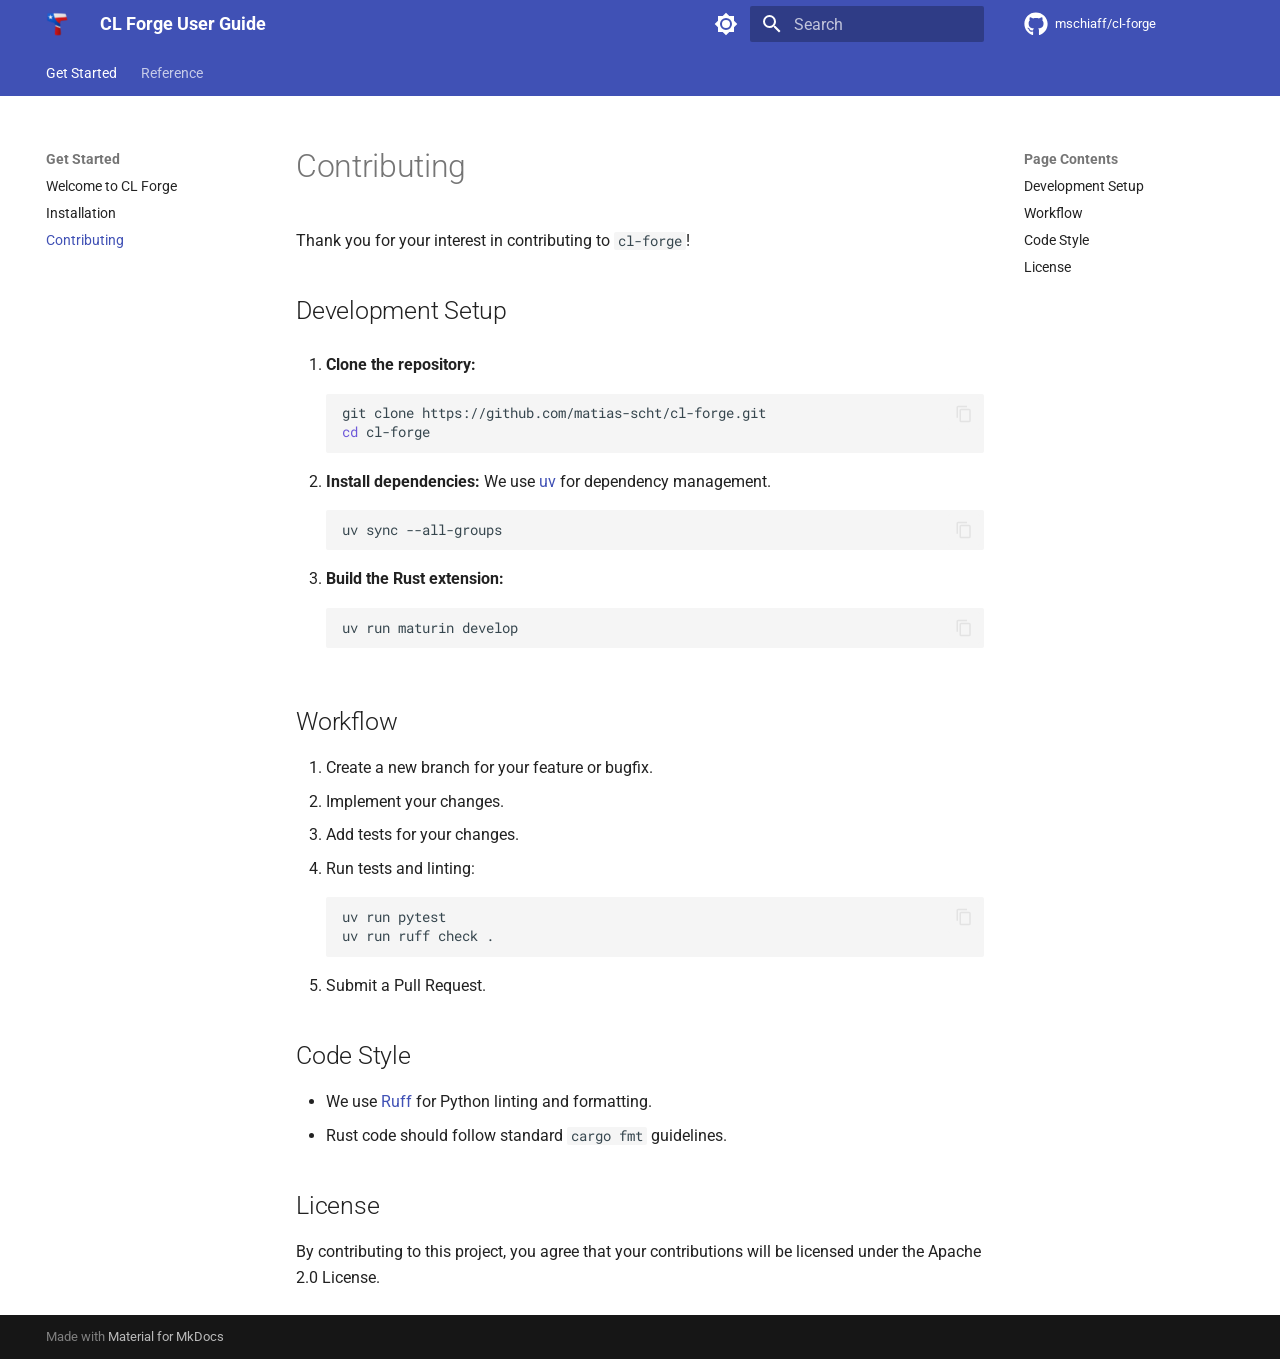
<file: contributing/index.html>
<!doctype html>
<html lang="en" class="no-js">
  <head>
    
      <meta charset="utf-8">
      <meta name="viewport" content="width=device-width,initial-scale=1">
      
        <meta name="description" content="Simple yet powerful Chilean tools written in Rust and Python">
      
      
      
        <link rel="canonical" href="https://mschiaff.github.io/cl-forge/contributing/">
      
      
        <link rel="prev" href="../install/">
      
      
        <link rel="next" href="../api/CmfClient/">
      
      
        
      
      
      <link rel="icon" href="../assets/images/favicon.png">
      <meta name="generator" content="mkdocs-1.6.1, mkdocs-material-9.7.1">
    
    
      
        <title>Contributing - CL Forge User Guide</title>
      
    
    
      <link rel="stylesheet" href="../assets/stylesheets/main.484c7ddc.min.css">
      
        
        <link rel="stylesheet" href="../assets/stylesheets/palette.ab4e12ef.min.css">
      
      


    
    
      
    
    
      
        
        
        <link rel="preconnect" href="https://fonts.gstatic.com" crossorigin>
        <link rel="stylesheet" href="https://fonts.googleapis.com/css?family=Roboto:300,300i,400,400i,700,700i%7CRoboto+Mono:400,400i,700,700i&display=fallback">
        <style>:root{--md-text-font:"Roboto";--md-code-font:"Roboto Mono"}</style>
      
    
    
      <link rel="stylesheet" href="../assets/_mkdocstrings.css">
    
      <link rel="stylesheet" href="../extra/tweaks.css">
    
    <script>__md_scope=new URL("..",location),__md_hash=e=>[...e].reduce(((e,_)=>(e<<5)-e+_.charCodeAt(0)),0),__md_get=(e,_=localStorage,t=__md_scope)=>JSON.parse(_.getItem(t.pathname+"."+e)),__md_set=(e,_,t=localStorage,a=__md_scope)=>{try{t.setItem(a.pathname+"."+e,JSON.stringify(_))}catch(e){}}</script>
    
      

    
    
  </head>
  
  
    
    
      
    
    
    
    
    <body dir="ltr" data-md-color-scheme="default" data-md-color-primary="custom" data-md-color-accent="indigo">
  
    
    <input class="md-toggle" data-md-toggle="drawer" type="checkbox" id="__drawer" autocomplete="off">
    <input class="md-toggle" data-md-toggle="search" type="checkbox" id="__search" autocomplete="off">
    <label class="md-overlay" for="__drawer"></label>
    <div data-md-component="skip">
      
        
        <a href="#development-setup" class="md-skip">
          Skip to content
        </a>
      
    </div>
    <div data-md-component="announce">
      
    </div>
    
    
      

<header class="md-header" data-md-component="header">
  <nav class="md-header__inner md-grid" aria-label="Header">
    <a href=".." title="CL Forge User Guide" class="md-header__button md-logo" aria-label="CL Forge User Guide" data-md-component="logo">
      
  <img src="../assets/logo.png" alt="logo">

    </a>
    <label class="md-header__button md-icon" for="__drawer">
      
      <svg xmlns="http://www.w3.org/2000/svg" viewBox="0 0 24 24"><path d="M3 6h18v2H3zm0 5h18v2H3zm0 5h18v2H3z"/></svg>
    </label>
    <div class="md-header__title" data-md-component="header-title">
      <div class="md-header__ellipsis">
        <div class="md-header__topic">
          <span class="md-ellipsis">
            CL Forge User Guide
          </span>
        </div>
        <div class="md-header__topic" data-md-component="header-topic">
          <span class="md-ellipsis">
            
              Contributing
            
          </span>
        </div>
      </div>
    </div>
    
      
        <form class="md-header__option" data-md-component="palette">
  
    
    
    
    <input class="md-option" data-md-color-media="(prefers-color-scheme: light)" data-md-color-scheme="default" data-md-color-primary="custom" data-md-color-accent="indigo"  aria-label="Switch to dark mode"  type="radio" name="__palette" id="__palette_0">
    
      <label class="md-header__button md-icon" title="Switch to dark mode" for="__palette_1" hidden>
        <svg xmlns="http://www.w3.org/2000/svg" viewBox="0 0 24 24"><path d="M12 8a4 4 0 0 0-4 4 4 4 0 0 0 4 4 4 4 0 0 0 4-4 4 4 0 0 0-4-4m0 10a6 6 0 0 1-6-6 6 6 0 0 1 6-6 6 6 0 0 1 6 6 6 6 0 0 1-6 6m8-9.31V4h-4.69L12 .69 8.69 4H4v4.69L.69 12 4 15.31V20h4.69L12 23.31 15.31 20H20v-4.69L23.31 12z"/></svg>
      </label>
    
  
    
    
    
    <input class="md-option" data-md-color-media="(prefers-color-scheme: dark)" data-md-color-scheme="slate" data-md-color-primary="custom" data-md-color-accent="indigo"  aria-label="Switch to light mode"  type="radio" name="__palette" id="__palette_1">
    
      <label class="md-header__button md-icon" title="Switch to light mode" for="__palette_0" hidden>
        <svg xmlns="http://www.w3.org/2000/svg" viewBox="0 0 24 24"><path d="M12 18c-.89 0-1.74-.2-2.5-.55C11.56 16.5 13 14.42 13 12s-1.44-4.5-3.5-5.45C10.26 6.2 11.11 6 12 6a6 6 0 0 1 6 6 6 6 0 0 1-6 6m8-9.31V4h-4.69L12 .69 8.69 4H4v4.69L.69 12 4 15.31V20h4.69L12 23.31 15.31 20H20v-4.69L23.31 12z"/></svg>
      </label>
    
  
</form>
      
    
    
      <script>var palette=__md_get("__palette");if(palette&&palette.color){if("(prefers-color-scheme)"===palette.color.media){var media=matchMedia("(prefers-color-scheme: light)"),input=document.querySelector(media.matches?"[data-md-color-media='(prefers-color-scheme: light)']":"[data-md-color-media='(prefers-color-scheme: dark)']");palette.color.media=input.getAttribute("data-md-color-media"),palette.color.scheme=input.getAttribute("data-md-color-scheme"),palette.color.primary=input.getAttribute("data-md-color-primary"),palette.color.accent=input.getAttribute("data-md-color-accent")}for(var[key,value]of Object.entries(palette.color))document.body.setAttribute("data-md-color-"+key,value)}</script>
    
    
    
      
      
        <label class="md-header__button md-icon" for="__search">
          
          <svg xmlns="http://www.w3.org/2000/svg" viewBox="0 0 24 24"><path d="M9.5 3A6.5 6.5 0 0 1 16 9.5c0 1.61-.59 3.09-1.56 4.23l.27.27h.79l5 5-1.5 1.5-5-5v-.79l-.27-.27A6.52 6.52 0 0 1 9.5 16 6.5 6.5 0 0 1 3 9.5 6.5 6.5 0 0 1 9.5 3m0 2C7 5 5 7 5 9.5S7 14 9.5 14 14 12 14 9.5 12 5 9.5 5"/></svg>
        </label>
        <div class="md-search" data-md-component="search" role="dialog">
  <label class="md-search__overlay" for="__search"></label>
  <div class="md-search__inner" role="search">
    <form class="md-search__form" name="search">
      <input type="text" class="md-search__input" name="query" aria-label="Search" placeholder="Search" autocapitalize="off" autocorrect="off" autocomplete="off" spellcheck="false" data-md-component="search-query" required>
      <label class="md-search__icon md-icon" for="__search">
        
        <svg xmlns="http://www.w3.org/2000/svg" viewBox="0 0 24 24"><path d="M9.5 3A6.5 6.5 0 0 1 16 9.5c0 1.61-.59 3.09-1.56 4.23l.27.27h.79l5 5-1.5 1.5-5-5v-.79l-.27-.27A6.52 6.52 0 0 1 9.5 16 6.5 6.5 0 0 1 3 9.5 6.5 6.5 0 0 1 9.5 3m0 2C7 5 5 7 5 9.5S7 14 9.5 14 14 12 14 9.5 12 5 9.5 5"/></svg>
        
        <svg xmlns="http://www.w3.org/2000/svg" viewBox="0 0 24 24"><path d="M20 11v2H8l5.5 5.5-1.42 1.42L4.16 12l7.92-7.92L13.5 5.5 8 11z"/></svg>
      </label>
      <nav class="md-search__options" aria-label="Search">
        
        <button type="reset" class="md-search__icon md-icon" title="Clear" aria-label="Clear" tabindex="-1">
          
          <svg xmlns="http://www.w3.org/2000/svg" viewBox="0 0 24 24"><path d="M19 6.41 17.59 5 12 10.59 6.41 5 5 6.41 10.59 12 5 17.59 6.41 19 12 13.41 17.59 19 19 17.59 13.41 12z"/></svg>
        </button>
      </nav>
      
        <div class="md-search__suggest" data-md-component="search-suggest"></div>
      
    </form>
    <div class="md-search__output">
      <div class="md-search__scrollwrap" tabindex="0" data-md-scrollfix>
        <div class="md-search-result" data-md-component="search-result">
          <div class="md-search-result__meta">
            Initializing search
          </div>
          <ol class="md-search-result__list" role="presentation"></ol>
        </div>
      </div>
    </div>
  </div>
</div>
      
    
    
      <div class="md-header__source">
        <a href="https://github.com/mschiaff/cl-forge" title="Go to repository" class="md-source" data-md-component="source">
  <div class="md-source__icon md-icon">
    
    <svg xmlns="http://www.w3.org/2000/svg" viewBox="0 0 512 512"><!--! Font Awesome Free 7.1.0 by @fontawesome - https://fontawesome.com License - https://fontawesome.com/license/free (Icons: CC BY 4.0, Fonts: SIL OFL 1.1, Code: MIT License) Copyright 2025 Fonticons, Inc.--><path d="M173.9 397.4c0 2-2.3 3.6-5.2 3.6-3.3.3-5.6-1.3-5.6-3.6 0-2 2.3-3.6 5.2-3.6 3-.3 5.6 1.3 5.6 3.6m-31.1-4.5c-.7 2 1.3 4.3 4.3 4.9 2.6 1 5.6 0 6.2-2s-1.3-4.3-4.3-5.2c-2.6-.7-5.5.3-6.2 2.3m44.2-1.7c-2.9.7-4.9 2.6-4.6 4.9.3 2 2.9 3.3 5.9 2.6 2.9-.7 4.9-2.6 4.6-4.6-.3-1.9-3-3.2-5.9-2.9M252.8 8C114.1 8 8 113.3 8 252c0 110.9 69.8 205.8 169.5 239.2 12.8 2.3 17.3-5.6 17.3-12.1 0-6.2-.3-40.4-.3-61.4 0 0-70 15-84.7-29.8 0 0-11.4-29.1-27.8-36.6 0 0-22.9-15.7 1.6-15.4 0 0 24.9 2 38.6 25.8 21.9 38.6 58.6 27.5 72.9 20.9 2.3-16 8.8-27.1 16-33.7-55.9-6.2-112.3-14.3-112.3-110.5 0-27.5 7.6-41.3 23.6-58.9-2.6-6.5-11.1-33.3 2.6-67.9 20.9-6.5 69 27 69 27 20-5.6 41.5-8.5 62.8-8.5s42.8 2.9 62.8 8.5c0 0 48.1-33.6 69-27 13.7 34.7 5.2 61.4 2.6 67.9 16 17.7 25.8 31.5 25.8 58.9 0 96.5-58.9 104.2-114.8 110.5 9.2 7.9 17 22.9 17 46.4 0 33.7-.3 75.4-.3 83.6 0 6.5 4.6 14.4 17.3 12.1C436.2 457.8 504 362.9 504 252 504 113.3 391.5 8 252.8 8M105.2 352.9c-1.3 1-1 3.3.7 5.2 1.6 1.6 3.9 2.3 5.2 1 1.3-1 1-3.3-.7-5.2-1.6-1.6-3.9-2.3-5.2-1m-10.8-8.1c-.7 1.3.3 2.9 2.3 3.9 1.6 1 3.6.7 4.3-.7.7-1.3-.3-2.9-2.3-3.9-2-.6-3.6-.3-4.3.7m32.4 35.6c-1.6 1.3-1 4.3 1.3 6.2 2.3 2.3 5.2 2.6 6.5 1 1.3-1.3.7-4.3-1.3-6.2-2.2-2.3-5.2-2.6-6.5-1m-11.4-14.7c-1.6 1-1.6 3.6 0 5.9s4.3 3.3 5.6 2.3c1.6-1.3 1.6-3.9 0-6.2-1.4-2.3-4-3.3-5.6-2"/></svg>
  </div>
  <div class="md-source__repository">
    mschiaff/cl-forge
  </div>
</a>
      </div>
    
  </nav>
  
</header>
    
    <div class="md-container" data-md-component="container">
      
      
        
          
            
<nav class="md-tabs" aria-label="Tabs" data-md-component="tabs">
  <div class="md-grid">
    <ul class="md-tabs__list">
      
        
  
  
  
    
  
  
    
    
      <li class="md-tabs__item md-tabs__item--active">
        <a href=".." class="md-tabs__link">
          
  
  
  Get Started

        </a>
      </li>
    
  

      
        
  
  
  
  
    
    
      
  
  
  
  
    
    
      <li class="md-tabs__item">
        <a href="../api/CmfClient/" class="md-tabs__link">
          
  
  
  Reference

        </a>
      </li>
    
  

    
  

      
    </ul>
  </div>
</nav>
          
        
      
      <main class="md-main" data-md-component="main">
        <div class="md-main__inner md-grid">
          
            
              
              <div class="md-sidebar md-sidebar--primary" data-md-component="sidebar" data-md-type="navigation" >
                <div class="md-sidebar__scrollwrap">
                  <div class="md-sidebar__inner">
                    


  


<nav class="md-nav md-nav--primary md-nav--lifted" aria-label="Navigation" data-md-level="0">
  <label class="md-nav__title" for="__drawer">
    <a href=".." title="CL Forge User Guide" class="md-nav__button md-logo" aria-label="CL Forge User Guide" data-md-component="logo">
      
  <img src="../assets/logo.png" alt="logo">

    </a>
    CL Forge User Guide
  </label>
  
    <div class="md-nav__source">
      <a href="https://github.com/mschiaff/cl-forge" title="Go to repository" class="md-source" data-md-component="source">
  <div class="md-source__icon md-icon">
    
    <svg xmlns="http://www.w3.org/2000/svg" viewBox="0 0 512 512"><!--! Font Awesome Free 7.1.0 by @fontawesome - https://fontawesome.com License - https://fontawesome.com/license/free (Icons: CC BY 4.0, Fonts: SIL OFL 1.1, Code: MIT License) Copyright 2025 Fonticons, Inc.--><path d="M173.9 397.4c0 2-2.3 3.6-5.2 3.6-3.3.3-5.6-1.3-5.6-3.6 0-2 2.3-3.6 5.2-3.6 3-.3 5.6 1.3 5.6 3.6m-31.1-4.5c-.7 2 1.3 4.3 4.3 4.9 2.6 1 5.6 0 6.2-2s-1.3-4.3-4.3-5.2c-2.6-.7-5.5.3-6.2 2.3m44.2-1.7c-2.9.7-4.9 2.6-4.6 4.9.3 2 2.9 3.3 5.9 2.6 2.9-.7 4.9-2.6 4.6-4.6-.3-1.9-3-3.2-5.9-2.9M252.8 8C114.1 8 8 113.3 8 252c0 110.9 69.8 205.8 169.5 239.2 12.8 2.3 17.3-5.6 17.3-12.1 0-6.2-.3-40.4-.3-61.4 0 0-70 15-84.7-29.8 0 0-11.4-29.1-27.8-36.6 0 0-22.9-15.7 1.6-15.4 0 0 24.9 2 38.6 25.8 21.9 38.6 58.6 27.5 72.9 20.9 2.3-16 8.8-27.1 16-33.7-55.9-6.2-112.3-14.3-112.3-110.5 0-27.5 7.6-41.3 23.6-58.9-2.6-6.5-11.1-33.3 2.6-67.9 20.9-6.5 69 27 69 27 20-5.6 41.5-8.5 62.8-8.5s42.8 2.9 62.8 8.5c0 0 48.1-33.6 69-27 13.7 34.7 5.2 61.4 2.6 67.9 16 17.7 25.8 31.5 25.8 58.9 0 96.5-58.9 104.2-114.8 110.5 9.2 7.9 17 22.9 17 46.4 0 33.7-.3 75.4-.3 83.6 0 6.5 4.6 14.4 17.3 12.1C436.2 457.8 504 362.9 504 252 504 113.3 391.5 8 252.8 8M105.2 352.9c-1.3 1-1 3.3.7 5.2 1.6 1.6 3.9 2.3 5.2 1 1.3-1 1-3.3-.7-5.2-1.6-1.6-3.9-2.3-5.2-1m-10.8-8.1c-.7 1.3.3 2.9 2.3 3.9 1.6 1 3.6.7 4.3-.7.7-1.3-.3-2.9-2.3-3.9-2-.6-3.6-.3-4.3.7m32.4 35.6c-1.6 1.3-1 4.3 1.3 6.2 2.3 2.3 5.2 2.6 6.5 1 1.3-1.3.7-4.3-1.3-6.2-2.2-2.3-5.2-2.6-6.5-1m-11.4-14.7c-1.6 1-1.6 3.6 0 5.9s4.3 3.3 5.6 2.3c1.6-1.3 1.6-3.9 0-6.2-1.4-2.3-4-3.3-5.6-2"/></svg>
  </div>
  <div class="md-source__repository">
    mschiaff/cl-forge
  </div>
</a>
    </div>
  
  <ul class="md-nav__list" data-md-scrollfix>
    
      
      
  
  
    
  
  
  
    
    
    
    
      
        
        
      
      
        
      
    
    
    <li class="md-nav__item md-nav__item--active md-nav__item--section md-nav__item--nested">
      
        
        
        <input class="md-nav__toggle md-toggle " type="checkbox" id="__nav_1" checked>
        
          
          <label class="md-nav__link" for="__nav_1" id="__nav_1_label" tabindex="">
            
  
  
  <span class="md-ellipsis">
    
  
    Get Started
  

    
  </span>
  
  

            <span class="md-nav__icon md-icon"></span>
          </label>
        
        <nav class="md-nav" data-md-level="1" aria-labelledby="__nav_1_label" aria-expanded="true">
          <label class="md-nav__title" for="__nav_1">
            <span class="md-nav__icon md-icon"></span>
            
  
    Get Started
  

          </label>
          <ul class="md-nav__list" data-md-scrollfix>
            
              
                
  
  
  
  
    <li class="md-nav__item">
      <a href=".." class="md-nav__link">
        
  
  
  <span class="md-ellipsis">
    
  
    Welcome to CL Forge
  

    
  </span>
  
  

      </a>
    </li>
  

              
            
              
                
  
  
  
  
    <li class="md-nav__item">
      <a href="../install/" class="md-nav__link">
        
  
  
  <span class="md-ellipsis">
    
  
    Installation
  

    
  </span>
  
  

      </a>
    </li>
  

              
            
              
                
  
  
    
  
  
  
    <li class="md-nav__item md-nav__item--active">
      
      <input class="md-nav__toggle md-toggle" type="checkbox" id="__toc">
      
      
      
        <label class="md-nav__link md-nav__link--active" for="__toc">
          
  
  
  <span class="md-ellipsis">
    
  
    Contributing
  

    
  </span>
  
  

          <span class="md-nav__icon md-icon"></span>
        </label>
      
      <a href="./" class="md-nav__link md-nav__link--active">
        
  
  
  <span class="md-ellipsis">
    
  
    Contributing
  

    
  </span>
  
  

      </a>
      
        

  

<nav class="md-nav md-nav--secondary" aria-label="Page Contents">
  
  
  
  
    <label class="md-nav__title" for="__toc">
      <span class="md-nav__icon md-icon"></span>
      Page Contents
    </label>
    <ul class="md-nav__list" data-md-component="toc" data-md-scrollfix>
      
        <li class="md-nav__item">
  <a href="#development-setup" class="md-nav__link">
    <span class="md-ellipsis">
      
        Development Setup
      
    </span>
  </a>
  
</li>
      
        <li class="md-nav__item">
  <a href="#workflow" class="md-nav__link">
    <span class="md-ellipsis">
      
        Workflow
      
    </span>
  </a>
  
</li>
      
        <li class="md-nav__item">
  <a href="#code-style" class="md-nav__link">
    <span class="md-ellipsis">
      
        Code Style
      
    </span>
  </a>
  
</li>
      
        <li class="md-nav__item">
  <a href="#license" class="md-nav__link">
    <span class="md-ellipsis">
      
        License
      
    </span>
  </a>
  
</li>
      
    </ul>
  
</nav>
      
    </li>
  

              
            
          </ul>
        </nav>
      
    </li>
  

    
      
      
  
  
  
  
    
    
    
    
      
      
        
      
    
    
    <li class="md-nav__item md-nav__item--nested">
      
        
        
        <input class="md-nav__toggle md-toggle " type="checkbox" id="__nav_2" >
        
          
          <label class="md-nav__link" for="__nav_2" id="__nav_2_label" tabindex="0">
            
  
  
  <span class="md-ellipsis">
    
  
    Reference
  

    
  </span>
  
  

            <span class="md-nav__icon md-icon"></span>
          </label>
        
        <nav class="md-nav" data-md-level="1" aria-labelledby="__nav_2_label" aria-expanded="false">
          <label class="md-nav__title" for="__nav_2">
            <span class="md-nav__icon md-icon"></span>
            
  
    Reference
  

          </label>
          <ul class="md-nav__list" data-md-scrollfix>
            
              
                
  
  
  
  
    
    
    
    
      
      
        
      
    
    
    <li class="md-nav__item md-nav__item--nested">
      
        
        
        <input class="md-nav__toggle md-toggle " type="checkbox" id="__nav_2_1" >
        
          
          <label class="md-nav__link" for="__nav_2_1" id="__nav_2_1_label" tabindex="0">
            
  
  
  <span class="md-ellipsis">
    
  
    API Clients
  

    
  </span>
  
  

            <span class="md-nav__icon md-icon"></span>
          </label>
        
        <nav class="md-nav" data-md-level="2" aria-labelledby="__nav_2_1_label" aria-expanded="false">
          <label class="md-nav__title" for="__nav_2_1">
            <span class="md-nav__icon md-icon"></span>
            
  
    API Clients
  

          </label>
          <ul class="md-nav__list" data-md-scrollfix>
            
              
                
  
  
  
  
    <li class="md-nav__item">
      <a href="../api/CmfClient/" class="md-nav__link">
        
  
  
  <span class="md-ellipsis">
    
  
    CmfClient
  

    
  </span>
  
  

      </a>
    </li>
  

              
            
              
                
  
  
  
  
    <li class="md-nav__item">
      <a href="../api/MarketClient/" class="md-nav__link">
        
  
  
  <span class="md-ellipsis">
    
  
    MarketClient
  

    
  </span>
  
  

      </a>
    </li>
  

              
            
              
                
  
  
  
  
    <li class="md-nav__item">
      <a href="../api/AsyncCmfClient/" class="md-nav__link">
        
  
  
  <span class="md-ellipsis">
    
  
    AsyncCmfClient
  

    
  </span>
  
  

      </a>
    </li>
  

              
            
              
                
  
  
  
  
    <li class="md-nav__item">
      <a href="../api/AsyncMarketClient/" class="md-nav__link">
        
  
  
  <span class="md-ellipsis">
    
  
    AsyncMarketClient
  

    
  </span>
  
  

      </a>
    </li>
  

              
            
              
                
  
  
  
  
    <li class="md-nav__item">
      <a href="../api/ClientConfig/" class="md-nav__link">
        
  
  
  <span class="md-ellipsis">
    
  
    ClientConfig
  

    
  </span>
  
  

      </a>
    </li>
  

              
            
              
                
  
  
  
  
    
    
    
    
      
      
        
      
    
    
    <li class="md-nav__item md-nav__item--nested">
      
        
        
        <input class="md-nav__toggle md-toggle " type="checkbox" id="__nav_2_1_6" >
        
          
          <label class="md-nav__link" for="__nav_2_1_6" id="__nav_2_1_6_label" tabindex="0">
            
  
  
  <span class="md-ellipsis">
    
  
    Auth
  

    
  </span>
  
  

            <span class="md-nav__icon md-icon"></span>
          </label>
        
        <nav class="md-nav" data-md-level="3" aria-labelledby="__nav_2_1_6_label" aria-expanded="false">
          <label class="md-nav__title" for="__nav_2_1_6">
            <span class="md-nav__icon md-icon"></span>
            
  
    Auth
  

          </label>
          <ul class="md-nav__list" data-md-scrollfix>
            
              
                
  
  
  
  
    <li class="md-nav__item">
      <a href="../api/DotEnvCredentials/" class="md-nav__link">
        
  
  
  <span class="md-ellipsis">
    
  
    DotEnvCredentials
  

    
  </span>
  
  

      </a>
    </li>
  

              
            
              
                
  
  
  
  
    <li class="md-nav__item">
      <a href="../api/EnvCredentials/" class="md-nav__link">
        
  
  
  <span class="md-ellipsis">
    
  
    EnvCredentials
  

    
  </span>
  
  

      </a>
    </li>
  

              
            
          </ul>
        </nav>
      
    </li>
  

              
            
          </ul>
        </nav>
      
    </li>
  

              
            
              
                
  
  
  
  
    
    
    
    
      
      
        
      
    
    
    <li class="md-nav__item md-nav__item--nested">
      
        
        
        <input class="md-nav__toggle md-toggle " type="checkbox" id="__nav_2_2" >
        
          
          <label class="md-nav__link" for="__nav_2_2" id="__nav_2_2_label" tabindex="0">
            
  
  
  <span class="md-ellipsis">
    
  
    Validation
  

    
  </span>
  
  

            <span class="md-nav__icon md-icon"></span>
          </label>
        
        <nav class="md-nav" data-md-level="2" aria-labelledby="__nav_2_2_label" aria-expanded="false">
          <label class="md-nav__title" for="__nav_2_2">
            <span class="md-nav__icon md-icon"></span>
            
  
    Validation
  

          </label>
          <ul class="md-nav__list" data-md-scrollfix>
            
              
                
  
  
  
  
    <li class="md-nav__item">
      <a href="../api/Ppu/" class="md-nav__link">
        
  
  
  <span class="md-ellipsis">
    
  
    Ppu
  

    
  </span>
  
  

      </a>
    </li>
  

              
            
              
                
  
  
  
  
    <li class="md-nav__item">
      <a href="../api/validate_rut/" class="md-nav__link">
        
  
  
  <span class="md-ellipsis">
    
  
    validate_rut
  

    
  </span>
  
  

      </a>
    </li>
  

              
            
              
                
  
  
  
  
    <li class="md-nav__item">
      <a href="../api/calculate_verifier/" class="md-nav__link">
        
  
  
  <span class="md-ellipsis">
    
  
    calculate_verifier
  

    
  </span>
  
  

      </a>
    </li>
  

              
            
          </ul>
        </nav>
      
    </li>
  

              
            
          </ul>
        </nav>
      
    </li>
  

    
  </ul>
</nav>
                  </div>
                </div>
              </div>
            
            
              
              <div class="md-sidebar md-sidebar--secondary" data-md-component="sidebar" data-md-type="toc" >
                <div class="md-sidebar__scrollwrap">
                  <div class="md-sidebar__inner">
                    

  

<nav class="md-nav md-nav--secondary" aria-label="Page Contents">
  
  
  
  
    <label class="md-nav__title" for="__toc">
      <span class="md-nav__icon md-icon"></span>
      Page Contents
    </label>
    <ul class="md-nav__list" data-md-component="toc" data-md-scrollfix>
      
        <li class="md-nav__item">
  <a href="#development-setup" class="md-nav__link">
    <span class="md-ellipsis">
      
        Development Setup
      
    </span>
  </a>
  
</li>
      
        <li class="md-nav__item">
  <a href="#workflow" class="md-nav__link">
    <span class="md-ellipsis">
      
        Workflow
      
    </span>
  </a>
  
</li>
      
        <li class="md-nav__item">
  <a href="#code-style" class="md-nav__link">
    <span class="md-ellipsis">
      
        Code Style
      
    </span>
  </a>
  
</li>
      
        <li class="md-nav__item">
  <a href="#license" class="md-nav__link">
    <span class="md-ellipsis">
      
        License
      
    </span>
  </a>
  
</li>
      
    </ul>
  
</nav>
                  </div>
                </div>
              </div>
            
          
          
            <div class="md-content" data-md-component="content">
              
                




              
              <article class="md-content__inner md-typeset">
                
                  


  
  


  <h1>Contributing</h1>

<p>Thank you for your interest in contributing to <code>cl-forge</code>!</p>
<h2 id="development-setup">Development Setup<a class="headerlink" href="#development-setup" title="Permanent link">&para;</a></h2>
<ol>
<li>
<p><strong>Clone the repository:</strong>
   <div class="language-bash highlight"><pre><span></span><code><span id="__span-0-1"><a id="__codelineno-0-1" name="__codelineno-0-1" href="#__codelineno-0-1"></a>git<span class="w"> </span>clone<span class="w"> </span>https://github.com/matias-scht/cl-forge.git
</span><span id="__span-0-2"><a id="__codelineno-0-2" name="__codelineno-0-2" href="#__codelineno-0-2"></a><span class="nb">cd</span><span class="w"> </span>cl-forge
</span></code></pre></div></p>
</li>
<li>
<p><strong>Install dependencies:</strong>
   We use <a href="https://github.com/astral-sh/uv">uv</a> for dependency management.
   <div class="language-bash highlight"><pre><span></span><code><span id="__span-1-1"><a id="__codelineno-1-1" name="__codelineno-1-1" href="#__codelineno-1-1"></a>uv<span class="w"> </span>sync<span class="w"> </span>--all-groups
</span></code></pre></div></p>
</li>
<li>
<p><strong>Build the Rust extension:</strong>
   <div class="language-bash highlight"><pre><span></span><code><span id="__span-2-1"><a id="__codelineno-2-1" name="__codelineno-2-1" href="#__codelineno-2-1"></a>uv<span class="w"> </span>run<span class="w"> </span>maturin<span class="w"> </span>develop
</span></code></pre></div></p>
</li>
</ol>
<h2 id="workflow">Workflow<a class="headerlink" href="#workflow" title="Permanent link">&para;</a></h2>
<ol>
<li>Create a new branch for your feature or bugfix.</li>
<li>Implement your changes.</li>
<li>Add tests for your changes.</li>
<li>Run tests and linting:
   <div class="language-bash highlight"><pre><span></span><code><span id="__span-3-1"><a id="__codelineno-3-1" name="__codelineno-3-1" href="#__codelineno-3-1"></a>uv<span class="w"> </span>run<span class="w"> </span>pytest
</span><span id="__span-3-2"><a id="__codelineno-3-2" name="__codelineno-3-2" href="#__codelineno-3-2"></a>uv<span class="w"> </span>run<span class="w"> </span>ruff<span class="w"> </span>check<span class="w"> </span>.
</span></code></pre></div></li>
<li>Submit a Pull Request.</li>
</ol>
<h2 id="code-style">Code Style<a class="headerlink" href="#code-style" title="Permanent link">&para;</a></h2>
<ul>
<li>We use <a href="https://github.com/astral-sh/ruff">Ruff</a> for Python linting and formatting.</li>
<li>Rust code should follow standard <code>cargo fmt</code> guidelines.</li>
</ul>
<h2 id="license">License<a class="headerlink" href="#license" title="Permanent link">&para;</a></h2>
<p>By contributing to this project, you agree that your contributions will be licensed under the Apache 2.0 License.</p>












                
              </article>
            </div>
          
          
  <script>var tabs=__md_get("__tabs");if(Array.isArray(tabs))e:for(var set of document.querySelectorAll(".tabbed-set")){var labels=set.querySelector(".tabbed-labels");for(var tab of tabs)for(var label of labels.getElementsByTagName("label"))if(label.innerText.trim()===tab){var input=document.getElementById(label.htmlFor);input.checked=!0;continue e}}</script>

<script>var target=document.getElementById(location.hash.slice(1));target&&target.name&&(target.checked=target.name.startsWith("__tabbed_"))</script>
        </div>
        
          <button type="button" class="md-top md-icon" data-md-component="top" hidden>
  
  <svg xmlns="http://www.w3.org/2000/svg" viewBox="0 0 24 24"><path d="M13 20h-2V8l-5.5 5.5-1.42-1.42L12 4.16l7.92 7.92-1.42 1.42L13 8z"/></svg>
  Back to top
</button>
        
      </main>
      
        <footer class="md-footer">
  
  <div class="md-footer-meta md-typeset">
    <div class="md-footer-meta__inner md-grid">
      <div class="md-copyright">
  
  
    Made with
    <a href="https://squidfunk.github.io/mkdocs-material/" target="_blank" rel="noopener">
      Material for MkDocs
    </a>
  
</div>
      
    </div>
  </div>
</footer>
      
    </div>
    <div class="md-dialog" data-md-component="dialog">
      <div class="md-dialog__inner md-typeset"></div>
    </div>
    
    
    
      
      
      <script id="__config" type="application/json">{"annotate": null, "base": "..", "features": ["content.code.copy", "content.tabs.link", "navigation.sections", "navigation.tabs", "navigation.path", "navigation.top", "search.suggest", "toc.follow"], "search": "../assets/javascripts/workers/search.2c215733.min.js", "tags": null, "translations": {"clipboard.copied": "Copied to clipboard", "clipboard.copy": "Copy to clipboard", "search.result.more.one": "1 more on this page", "search.result.more.other": "# more on this page", "search.result.none": "No matching documents", "search.result.one": "1 matching document", "search.result.other": "# matching documents", "search.result.placeholder": "Type to start searching", "search.result.term.missing": "Missing", "select.version": "Select version"}, "version": null}</script>
    
    
      <script src="../assets/javascripts/bundle.79ae519e.min.js"></script>
      
    
  </body>
</html>
</file>
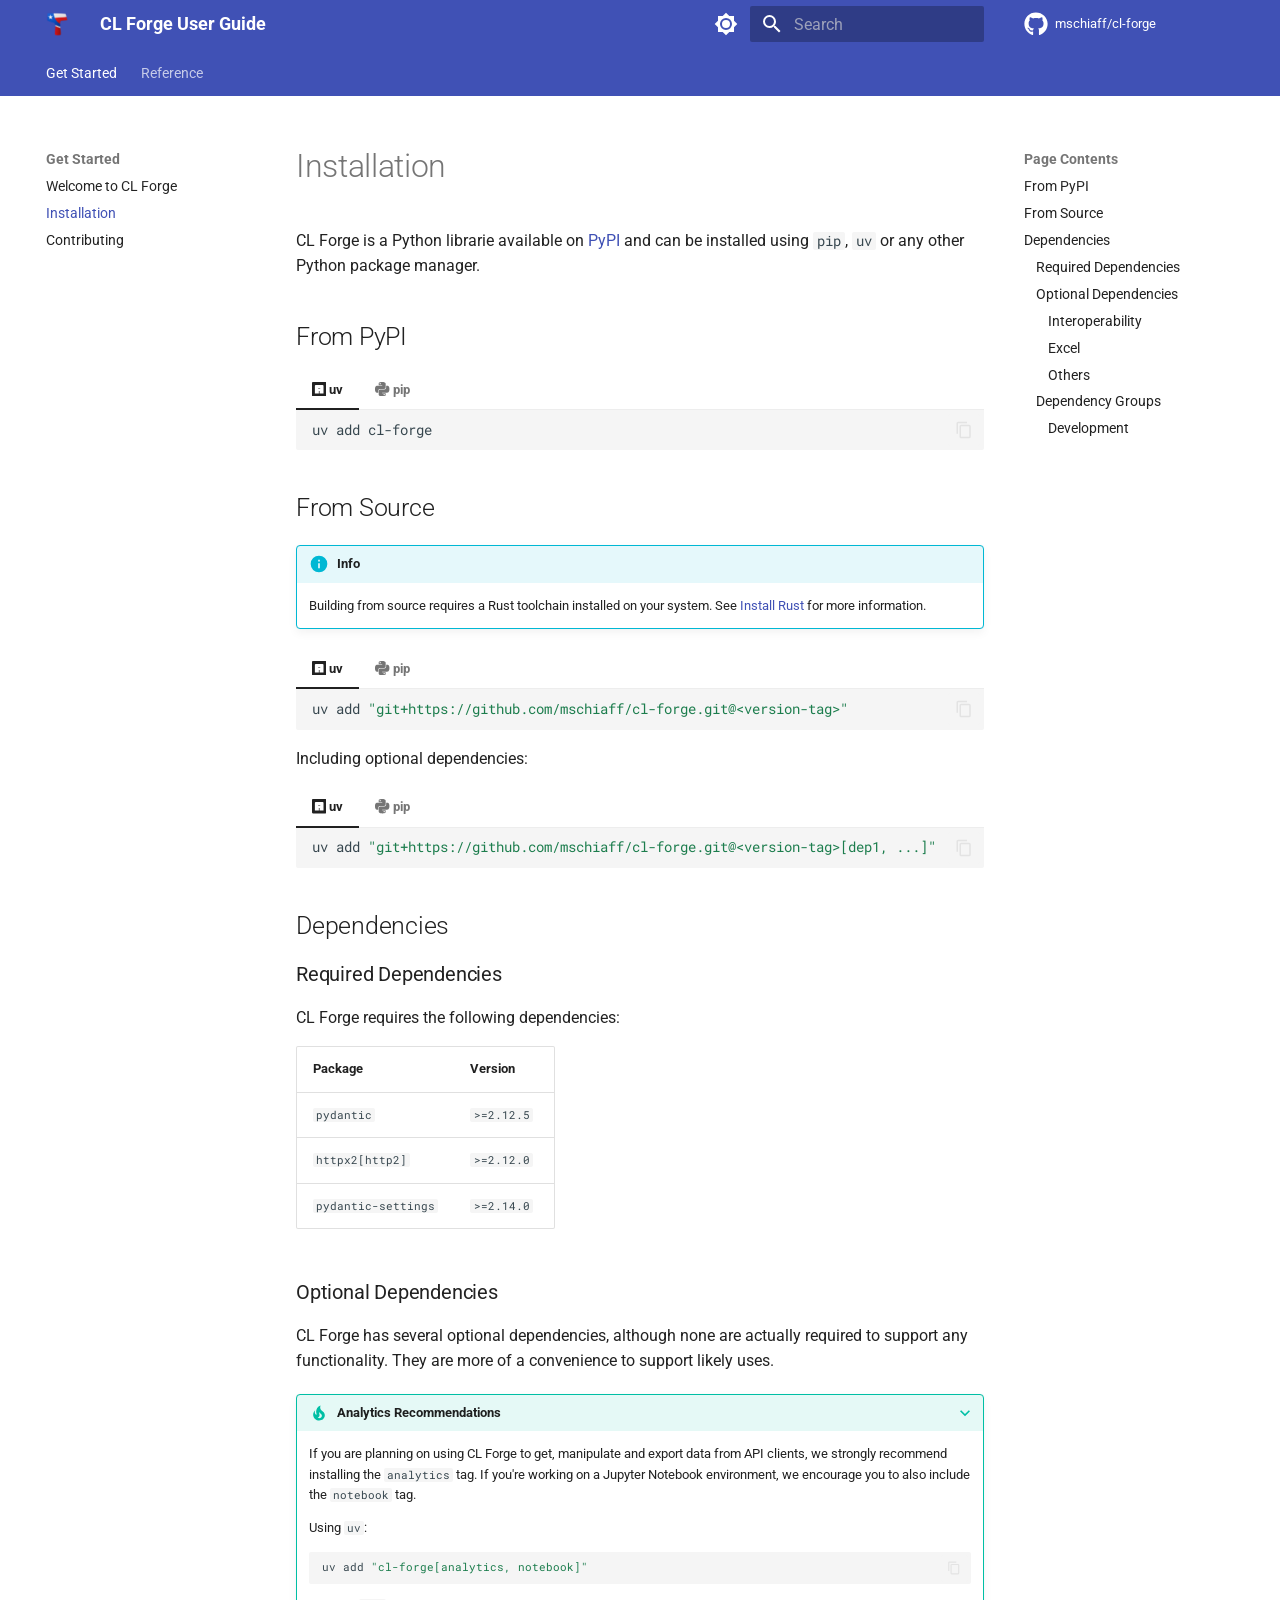
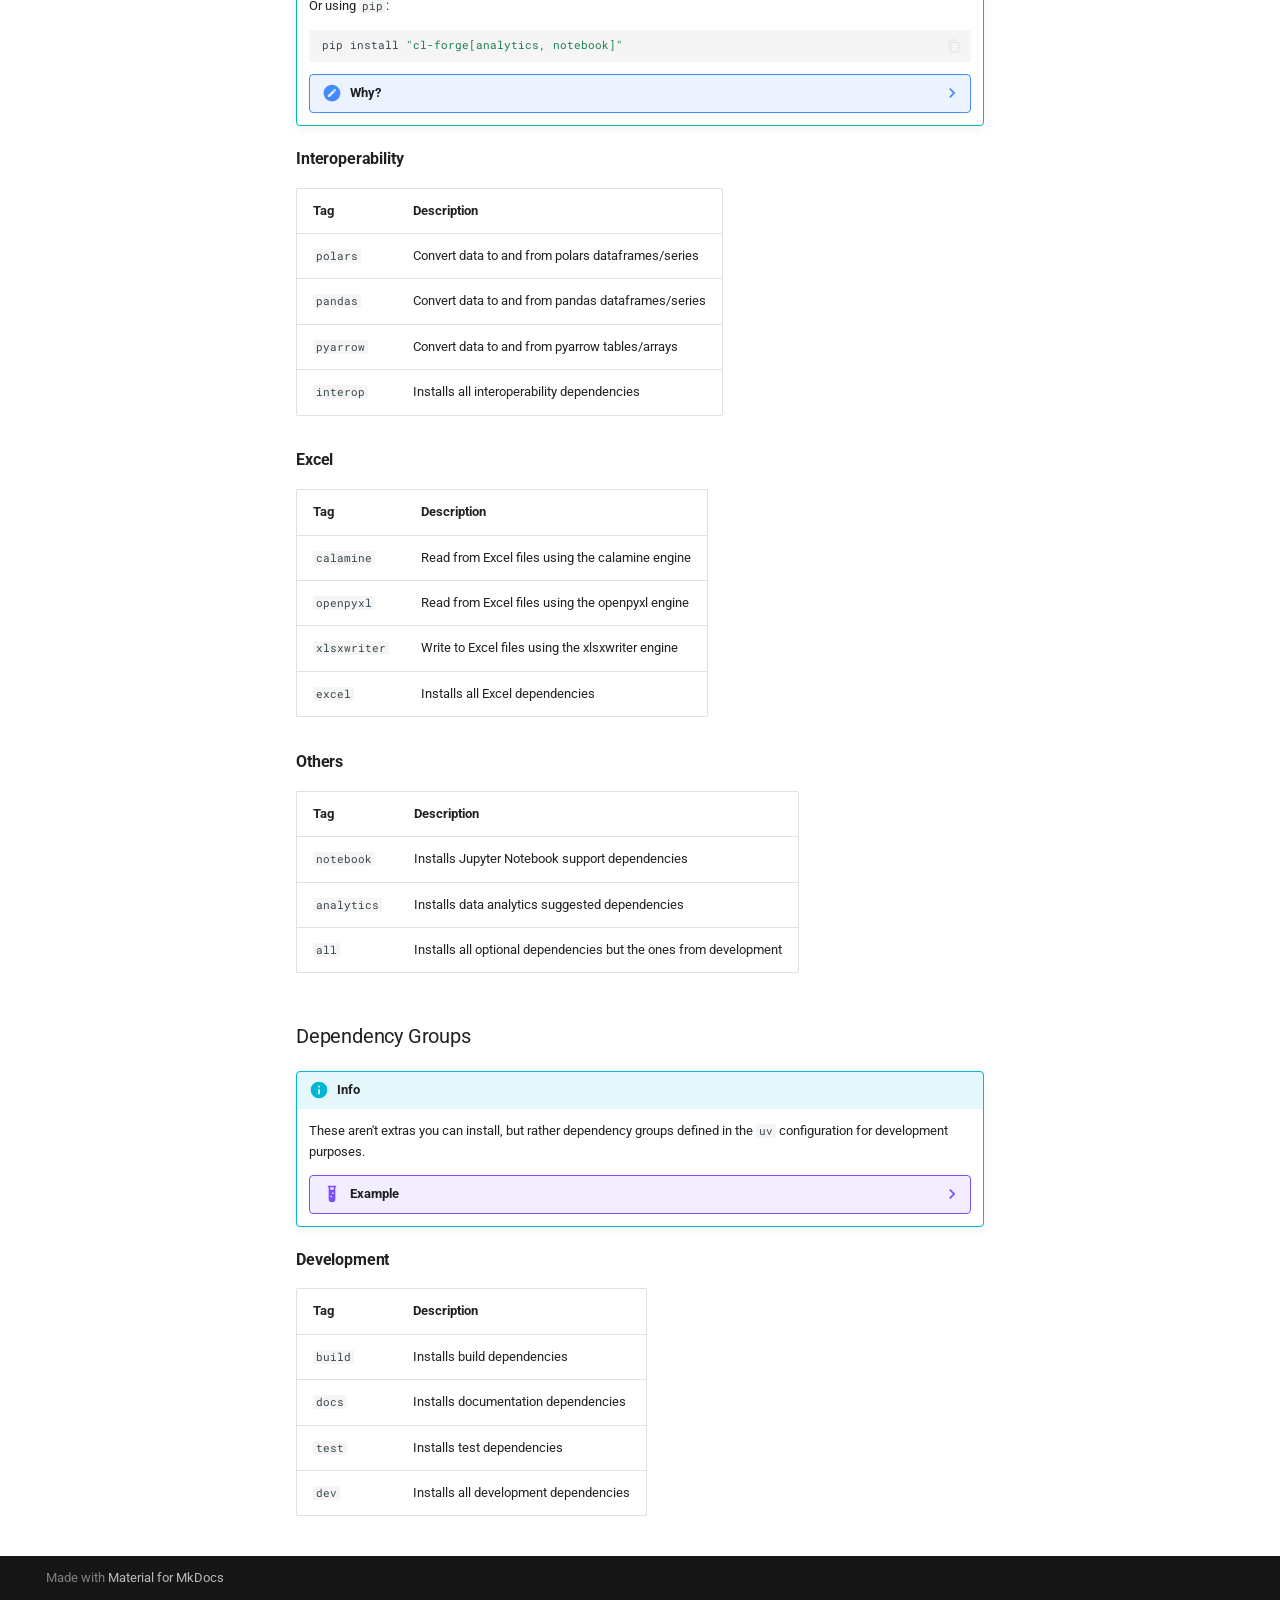
<file: install/index.html>
<!doctype html>
<html lang="en" class="no-js">
  <head>
    
      <meta charset="utf-8">
      <meta name="viewport" content="width=device-width,initial-scale=1">
      
        <meta name="description" content="Simple yet powerful Chilean tools written in Rust and Python">
      
      
      
        <link rel="canonical" href="https://mschiaff.github.io/cl-forge/install/">
      
      
        <link rel="prev" href="..">
      
      
        <link rel="next" href="../contributing/">
      
      
        
      
      
      <link rel="icon" href="../assets/images/favicon.png">
      <meta name="generator" content="mkdocs-1.6.1, mkdocs-material-9.7.1">
    
    
      
        <title>Installation - CL Forge User Guide</title>
      
    
    
      <link rel="stylesheet" href="../assets/stylesheets/main.484c7ddc.min.css">
      
        
        <link rel="stylesheet" href="../assets/stylesheets/palette.ab4e12ef.min.css">
      
      


    
    
      
    
    
      
        
        
        <link rel="preconnect" href="https://fonts.gstatic.com" crossorigin>
        <link rel="stylesheet" href="https://fonts.googleapis.com/css?family=Roboto:300,300i,400,400i,700,700i%7CRoboto+Mono:400,400i,700,700i&display=fallback">
        <style>:root{--md-text-font:"Roboto";--md-code-font:"Roboto Mono"}</style>
      
    
    
      <link rel="stylesheet" href="../assets/_mkdocstrings.css">
    
      <link rel="stylesheet" href="../extra/tweaks.css">
    
    <script>__md_scope=new URL("..",location),__md_hash=e=>[...e].reduce(((e,_)=>(e<<5)-e+_.charCodeAt(0)),0),__md_get=(e,_=localStorage,t=__md_scope)=>JSON.parse(_.getItem(t.pathname+"."+e)),__md_set=(e,_,t=localStorage,a=__md_scope)=>{try{t.setItem(a.pathname+"."+e,JSON.stringify(_))}catch(e){}}</script>
    
      

    
    
  </head>
  
  
    
    
      
    
    
    
    
    <body dir="ltr" data-md-color-scheme="default" data-md-color-primary="custom" data-md-color-accent="indigo">
  
    
    <input class="md-toggle" data-md-toggle="drawer" type="checkbox" id="__drawer" autocomplete="off">
    <input class="md-toggle" data-md-toggle="search" type="checkbox" id="__search" autocomplete="off">
    <label class="md-overlay" for="__drawer"></label>
    <div data-md-component="skip">
      
        
        <a href="#from-pypi" class="md-skip">
          Skip to content
        </a>
      
    </div>
    <div data-md-component="announce">
      
    </div>
    
    
      

<header class="md-header" data-md-component="header">
  <nav class="md-header__inner md-grid" aria-label="Header">
    <a href=".." title="CL Forge User Guide" class="md-header__button md-logo" aria-label="CL Forge User Guide" data-md-component="logo">
      
  <img src="../assets/logo.png" alt="logo">

    </a>
    <label class="md-header__button md-icon" for="__drawer">
      
      <svg xmlns="http://www.w3.org/2000/svg" viewBox="0 0 24 24"><path d="M3 6h18v2H3zm0 5h18v2H3zm0 5h18v2H3z"/></svg>
    </label>
    <div class="md-header__title" data-md-component="header-title">
      <div class="md-header__ellipsis">
        <div class="md-header__topic">
          <span class="md-ellipsis">
            CL Forge User Guide
          </span>
        </div>
        <div class="md-header__topic" data-md-component="header-topic">
          <span class="md-ellipsis">
            
              Installation
            
          </span>
        </div>
      </div>
    </div>
    
      
        <form class="md-header__option" data-md-component="palette">
  
    
    
    
    <input class="md-option" data-md-color-media="(prefers-color-scheme: light)" data-md-color-scheme="default" data-md-color-primary="custom" data-md-color-accent="indigo"  aria-label="Switch to dark mode"  type="radio" name="__palette" id="__palette_0">
    
      <label class="md-header__button md-icon" title="Switch to dark mode" for="__palette_1" hidden>
        <svg xmlns="http://www.w3.org/2000/svg" viewBox="0 0 24 24"><path d="M12 8a4 4 0 0 0-4 4 4 4 0 0 0 4 4 4 4 0 0 0 4-4 4 4 0 0 0-4-4m0 10a6 6 0 0 1-6-6 6 6 0 0 1 6-6 6 6 0 0 1 6 6 6 6 0 0 1-6 6m8-9.31V4h-4.69L12 .69 8.69 4H4v4.69L.69 12 4 15.31V20h4.69L12 23.31 15.31 20H20v-4.69L23.31 12z"/></svg>
      </label>
    
  
    
    
    
    <input class="md-option" data-md-color-media="(prefers-color-scheme: dark)" data-md-color-scheme="slate" data-md-color-primary="custom" data-md-color-accent="indigo"  aria-label="Switch to light mode"  type="radio" name="__palette" id="__palette_1">
    
      <label class="md-header__button md-icon" title="Switch to light mode" for="__palette_0" hidden>
        <svg xmlns="http://www.w3.org/2000/svg" viewBox="0 0 24 24"><path d="M12 18c-.89 0-1.74-.2-2.5-.55C11.56 16.5 13 14.42 13 12s-1.44-4.5-3.5-5.45C10.26 6.2 11.11 6 12 6a6 6 0 0 1 6 6 6 6 0 0 1-6 6m8-9.31V4h-4.69L12 .69 8.69 4H4v4.69L.69 12 4 15.31V20h4.69L12 23.31 15.31 20H20v-4.69L23.31 12z"/></svg>
      </label>
    
  
</form>
      
    
    
      <script>var palette=__md_get("__palette");if(palette&&palette.color){if("(prefers-color-scheme)"===palette.color.media){var media=matchMedia("(prefers-color-scheme: light)"),input=document.querySelector(media.matches?"[data-md-color-media='(prefers-color-scheme: light)']":"[data-md-color-media='(prefers-color-scheme: dark)']");palette.color.media=input.getAttribute("data-md-color-media"),palette.color.scheme=input.getAttribute("data-md-color-scheme"),palette.color.primary=input.getAttribute("data-md-color-primary"),palette.color.accent=input.getAttribute("data-md-color-accent")}for(var[key,value]of Object.entries(palette.color))document.body.setAttribute("data-md-color-"+key,value)}</script>
    
    
    
      
      
        <label class="md-header__button md-icon" for="__search">
          
          <svg xmlns="http://www.w3.org/2000/svg" viewBox="0 0 24 24"><path d="M9.5 3A6.5 6.5 0 0 1 16 9.5c0 1.61-.59 3.09-1.56 4.23l.27.27h.79l5 5-1.5 1.5-5-5v-.79l-.27-.27A6.52 6.52 0 0 1 9.5 16 6.5 6.5 0 0 1 3 9.5 6.5 6.5 0 0 1 9.5 3m0 2C7 5 5 7 5 9.5S7 14 9.5 14 14 12 14 9.5 12 5 9.5 5"/></svg>
        </label>
        <div class="md-search" data-md-component="search" role="dialog">
  <label class="md-search__overlay" for="__search"></label>
  <div class="md-search__inner" role="search">
    <form class="md-search__form" name="search">
      <input type="text" class="md-search__input" name="query" aria-label="Search" placeholder="Search" autocapitalize="off" autocorrect="off" autocomplete="off" spellcheck="false" data-md-component="search-query" required>
      <label class="md-search__icon md-icon" for="__search">
        
        <svg xmlns="http://www.w3.org/2000/svg" viewBox="0 0 24 24"><path d="M9.5 3A6.5 6.5 0 0 1 16 9.5c0 1.61-.59 3.09-1.56 4.23l.27.27h.79l5 5-1.5 1.5-5-5v-.79l-.27-.27A6.52 6.52 0 0 1 9.5 16 6.5 6.5 0 0 1 3 9.5 6.5 6.5 0 0 1 9.5 3m0 2C7 5 5 7 5 9.5S7 14 9.5 14 14 12 14 9.5 12 5 9.5 5"/></svg>
        
        <svg xmlns="http://www.w3.org/2000/svg" viewBox="0 0 24 24"><path d="M20 11v2H8l5.5 5.5-1.42 1.42L4.16 12l7.92-7.92L13.5 5.5 8 11z"/></svg>
      </label>
      <nav class="md-search__options" aria-label="Search">
        
        <button type="reset" class="md-search__icon md-icon" title="Clear" aria-label="Clear" tabindex="-1">
          
          <svg xmlns="http://www.w3.org/2000/svg" viewBox="0 0 24 24"><path d="M19 6.41 17.59 5 12 10.59 6.41 5 5 6.41 10.59 12 5 17.59 6.41 19 12 13.41 17.59 19 19 17.59 13.41 12z"/></svg>
        </button>
      </nav>
      
        <div class="md-search__suggest" data-md-component="search-suggest"></div>
      
    </form>
    <div class="md-search__output">
      <div class="md-search__scrollwrap" tabindex="0" data-md-scrollfix>
        <div class="md-search-result" data-md-component="search-result">
          <div class="md-search-result__meta">
            Initializing search
          </div>
          <ol class="md-search-result__list" role="presentation"></ol>
        </div>
      </div>
    </div>
  </div>
</div>
      
    
    
      <div class="md-header__source">
        <a href="https://github.com/mschiaff/cl-forge" title="Go to repository" class="md-source" data-md-component="source">
  <div class="md-source__icon md-icon">
    
    <svg xmlns="http://www.w3.org/2000/svg" viewBox="0 0 512 512"><!--! Font Awesome Free 7.1.0 by @fontawesome - https://fontawesome.com License - https://fontawesome.com/license/free (Icons: CC BY 4.0, Fonts: SIL OFL 1.1, Code: MIT License) Copyright 2025 Fonticons, Inc.--><path d="M173.9 397.4c0 2-2.3 3.6-5.2 3.6-3.3.3-5.6-1.3-5.6-3.6 0-2 2.3-3.6 5.2-3.6 3-.3 5.6 1.3 5.6 3.6m-31.1-4.5c-.7 2 1.3 4.3 4.3 4.9 2.6 1 5.6 0 6.2-2s-1.3-4.3-4.3-5.2c-2.6-.7-5.5.3-6.2 2.3m44.2-1.7c-2.9.7-4.9 2.6-4.6 4.9.3 2 2.9 3.3 5.9 2.6 2.9-.7 4.9-2.6 4.6-4.6-.3-1.9-3-3.2-5.9-2.9M252.8 8C114.1 8 8 113.3 8 252c0 110.9 69.8 205.8 169.5 239.2 12.8 2.3 17.3-5.6 17.3-12.1 0-6.2-.3-40.4-.3-61.4 0 0-70 15-84.7-29.8 0 0-11.4-29.1-27.8-36.6 0 0-22.9-15.7 1.6-15.4 0 0 24.9 2 38.6 25.8 21.9 38.6 58.6 27.5 72.9 20.9 2.3-16 8.8-27.1 16-33.7-55.9-6.2-112.3-14.3-112.3-110.5 0-27.5 7.6-41.3 23.6-58.9-2.6-6.5-11.1-33.3 2.6-67.9 20.9-6.5 69 27 69 27 20-5.6 41.5-8.5 62.8-8.5s42.8 2.9 62.8 8.5c0 0 48.1-33.6 69-27 13.7 34.7 5.2 61.4 2.6 67.9 16 17.7 25.8 31.5 25.8 58.9 0 96.5-58.9 104.2-114.8 110.5 9.2 7.9 17 22.9 17 46.4 0 33.7-.3 75.4-.3 83.6 0 6.5 4.6 14.4 17.3 12.1C436.2 457.8 504 362.9 504 252 504 113.3 391.5 8 252.8 8M105.2 352.9c-1.3 1-1 3.3.7 5.2 1.6 1.6 3.9 2.3 5.2 1 1.3-1 1-3.3-.7-5.2-1.6-1.6-3.9-2.3-5.2-1m-10.8-8.1c-.7 1.3.3 2.9 2.3 3.9 1.6 1 3.6.7 4.3-.7.7-1.3-.3-2.9-2.3-3.9-2-.6-3.6-.3-4.3.7m32.4 35.6c-1.6 1.3-1 4.3 1.3 6.2 2.3 2.3 5.2 2.6 6.5 1 1.3-1.3.7-4.3-1.3-6.2-2.2-2.3-5.2-2.6-6.5-1m-11.4-14.7c-1.6 1-1.6 3.6 0 5.9s4.3 3.3 5.6 2.3c1.6-1.3 1.6-3.9 0-6.2-1.4-2.3-4-3.3-5.6-2"/></svg>
  </div>
  <div class="md-source__repository">
    mschiaff/cl-forge
  </div>
</a>
      </div>
    
  </nav>
  
</header>
    
    <div class="md-container" data-md-component="container">
      
      
        
          
            
<nav class="md-tabs" aria-label="Tabs" data-md-component="tabs">
  <div class="md-grid">
    <ul class="md-tabs__list">
      
        
  
  
  
    
  
  
    
    
      <li class="md-tabs__item md-tabs__item--active">
        <a href=".." class="md-tabs__link">
          
  
  
  Get Started

        </a>
      </li>
    
  

      
        
  
  
  
  
    
    
      
  
  
  
  
    
    
      <li class="md-tabs__item">
        <a href="../api/CmfClient/" class="md-tabs__link">
          
  
  
  Reference

        </a>
      </li>
    
  

    
  

      
    </ul>
  </div>
</nav>
          
        
      
      <main class="md-main" data-md-component="main">
        <div class="md-main__inner md-grid">
          
            
              
              <div class="md-sidebar md-sidebar--primary" data-md-component="sidebar" data-md-type="navigation" >
                <div class="md-sidebar__scrollwrap">
                  <div class="md-sidebar__inner">
                    


  


<nav class="md-nav md-nav--primary md-nav--lifted" aria-label="Navigation" data-md-level="0">
  <label class="md-nav__title" for="__drawer">
    <a href=".." title="CL Forge User Guide" class="md-nav__button md-logo" aria-label="CL Forge User Guide" data-md-component="logo">
      
  <img src="../assets/logo.png" alt="logo">

    </a>
    CL Forge User Guide
  </label>
  
    <div class="md-nav__source">
      <a href="https://github.com/mschiaff/cl-forge" title="Go to repository" class="md-source" data-md-component="source">
  <div class="md-source__icon md-icon">
    
    <svg xmlns="http://www.w3.org/2000/svg" viewBox="0 0 512 512"><!--! Font Awesome Free 7.1.0 by @fontawesome - https://fontawesome.com License - https://fontawesome.com/license/free (Icons: CC BY 4.0, Fonts: SIL OFL 1.1, Code: MIT License) Copyright 2025 Fonticons, Inc.--><path d="M173.9 397.4c0 2-2.3 3.6-5.2 3.6-3.3.3-5.6-1.3-5.6-3.6 0-2 2.3-3.6 5.2-3.6 3-.3 5.6 1.3 5.6 3.6m-31.1-4.5c-.7 2 1.3 4.3 4.3 4.9 2.6 1 5.6 0 6.2-2s-1.3-4.3-4.3-5.2c-2.6-.7-5.5.3-6.2 2.3m44.2-1.7c-2.9.7-4.9 2.6-4.6 4.9.3 2 2.9 3.3 5.9 2.6 2.9-.7 4.9-2.6 4.6-4.6-.3-1.9-3-3.2-5.9-2.9M252.8 8C114.1 8 8 113.3 8 252c0 110.9 69.8 205.8 169.5 239.2 12.8 2.3 17.3-5.6 17.3-12.1 0-6.2-.3-40.4-.3-61.4 0 0-70 15-84.7-29.8 0 0-11.4-29.1-27.8-36.6 0 0-22.9-15.7 1.6-15.4 0 0 24.9 2 38.6 25.8 21.9 38.6 58.6 27.5 72.9 20.9 2.3-16 8.8-27.1 16-33.7-55.9-6.2-112.3-14.3-112.3-110.5 0-27.5 7.6-41.3 23.6-58.9-2.6-6.5-11.1-33.3 2.6-67.9 20.9-6.5 69 27 69 27 20-5.6 41.5-8.5 62.8-8.5s42.8 2.9 62.8 8.5c0 0 48.1-33.6 69-27 13.7 34.7 5.2 61.4 2.6 67.9 16 17.7 25.8 31.5 25.8 58.9 0 96.5-58.9 104.2-114.8 110.5 9.2 7.9 17 22.9 17 46.4 0 33.7-.3 75.4-.3 83.6 0 6.5 4.6 14.4 17.3 12.1C436.2 457.8 504 362.9 504 252 504 113.3 391.5 8 252.8 8M105.2 352.9c-1.3 1-1 3.3.7 5.2 1.6 1.6 3.9 2.3 5.2 1 1.3-1 1-3.3-.7-5.2-1.6-1.6-3.9-2.3-5.2-1m-10.8-8.1c-.7 1.3.3 2.9 2.3 3.9 1.6 1 3.6.7 4.3-.7.7-1.3-.3-2.9-2.3-3.9-2-.6-3.6-.3-4.3.7m32.4 35.6c-1.6 1.3-1 4.3 1.3 6.2 2.3 2.3 5.2 2.6 6.5 1 1.3-1.3.7-4.3-1.3-6.2-2.2-2.3-5.2-2.6-6.5-1m-11.4-14.7c-1.6 1-1.6 3.6 0 5.9s4.3 3.3 5.6 2.3c1.6-1.3 1.6-3.9 0-6.2-1.4-2.3-4-3.3-5.6-2"/></svg>
  </div>
  <div class="md-source__repository">
    mschiaff/cl-forge
  </div>
</a>
    </div>
  
  <ul class="md-nav__list" data-md-scrollfix>
    
      
      
  
  
    
  
  
  
    
    
    
    
      
        
        
      
      
        
      
    
    
    <li class="md-nav__item md-nav__item--active md-nav__item--section md-nav__item--nested">
      
        
        
        <input class="md-nav__toggle md-toggle " type="checkbox" id="__nav_1" checked>
        
          
          <label class="md-nav__link" for="__nav_1" id="__nav_1_label" tabindex="">
            
  
  
  <span class="md-ellipsis">
    
  
    Get Started
  

    
  </span>
  
  

            <span class="md-nav__icon md-icon"></span>
          </label>
        
        <nav class="md-nav" data-md-level="1" aria-labelledby="__nav_1_label" aria-expanded="true">
          <label class="md-nav__title" for="__nav_1">
            <span class="md-nav__icon md-icon"></span>
            
  
    Get Started
  

          </label>
          <ul class="md-nav__list" data-md-scrollfix>
            
              
                
  
  
  
  
    <li class="md-nav__item">
      <a href=".." class="md-nav__link">
        
  
  
  <span class="md-ellipsis">
    
  
    Welcome to CL Forge
  

    
  </span>
  
  

      </a>
    </li>
  

              
            
              
                
  
  
    
  
  
  
    <li class="md-nav__item md-nav__item--active">
      
      <input class="md-nav__toggle md-toggle" type="checkbox" id="__toc">
      
      
      
        <label class="md-nav__link md-nav__link--active" for="__toc">
          
  
  
  <span class="md-ellipsis">
    
  
    Installation
  

    
  </span>
  
  

          <span class="md-nav__icon md-icon"></span>
        </label>
      
      <a href="./" class="md-nav__link md-nav__link--active">
        
  
  
  <span class="md-ellipsis">
    
  
    Installation
  

    
  </span>
  
  

      </a>
      
        

  

<nav class="md-nav md-nav--secondary" aria-label="Page Contents">
  
  
  
  
    <label class="md-nav__title" for="__toc">
      <span class="md-nav__icon md-icon"></span>
      Page Contents
    </label>
    <ul class="md-nav__list" data-md-component="toc" data-md-scrollfix>
      
        <li class="md-nav__item">
  <a href="#from-pypi" class="md-nav__link">
    <span class="md-ellipsis">
      
        From PyPI
      
    </span>
  </a>
  
</li>
      
        <li class="md-nav__item">
  <a href="#from-source" class="md-nav__link">
    <span class="md-ellipsis">
      
        From Source
      
    </span>
  </a>
  
</li>
      
        <li class="md-nav__item">
  <a href="#dependencies" class="md-nav__link">
    <span class="md-ellipsis">
      
        Dependencies
      
    </span>
  </a>
  
    <nav class="md-nav" aria-label="Dependencies">
      <ul class="md-nav__list">
        
          <li class="md-nav__item">
  <a href="#required-dependencies" class="md-nav__link">
    <span class="md-ellipsis">
      
        Required Dependencies
      
    </span>
  </a>
  
</li>
        
          <li class="md-nav__item">
  <a href="#optional-dependencies" class="md-nav__link">
    <span class="md-ellipsis">
      
        Optional Dependencies
      
    </span>
  </a>
  
    <nav class="md-nav" aria-label="Optional Dependencies">
      <ul class="md-nav__list">
        
          <li class="md-nav__item">
  <a href="#interoperability" class="md-nav__link">
    <span class="md-ellipsis">
      
        Interoperability
      
    </span>
  </a>
  
</li>
        
          <li class="md-nav__item">
  <a href="#excel" class="md-nav__link">
    <span class="md-ellipsis">
      
        Excel
      
    </span>
  </a>
  
</li>
        
          <li class="md-nav__item">
  <a href="#others" class="md-nav__link">
    <span class="md-ellipsis">
      
        Others
      
    </span>
  </a>
  
</li>
        
      </ul>
    </nav>
  
</li>
        
          <li class="md-nav__item">
  <a href="#dependency-groups" class="md-nav__link">
    <span class="md-ellipsis">
      
        Dependency Groups
      
    </span>
  </a>
  
    <nav class="md-nav" aria-label="Dependency Groups">
      <ul class="md-nav__list">
        
          <li class="md-nav__item">
  <a href="#development" class="md-nav__link">
    <span class="md-ellipsis">
      
        Development
      
    </span>
  </a>
  
</li>
        
      </ul>
    </nav>
  
</li>
        
      </ul>
    </nav>
  
</li>
      
    </ul>
  
</nav>
      
    </li>
  

              
            
              
                
  
  
  
  
    <li class="md-nav__item">
      <a href="../contributing/" class="md-nav__link">
        
  
  
  <span class="md-ellipsis">
    
  
    Contributing
  

    
  </span>
  
  

      </a>
    </li>
  

              
            
          </ul>
        </nav>
      
    </li>
  

    
      
      
  
  
  
  
    
    
    
    
      
      
        
      
    
    
    <li class="md-nav__item md-nav__item--nested">
      
        
        
        <input class="md-nav__toggle md-toggle " type="checkbox" id="__nav_2" >
        
          
          <label class="md-nav__link" for="__nav_2" id="__nav_2_label" tabindex="0">
            
  
  
  <span class="md-ellipsis">
    
  
    Reference
  

    
  </span>
  
  

            <span class="md-nav__icon md-icon"></span>
          </label>
        
        <nav class="md-nav" data-md-level="1" aria-labelledby="__nav_2_label" aria-expanded="false">
          <label class="md-nav__title" for="__nav_2">
            <span class="md-nav__icon md-icon"></span>
            
  
    Reference
  

          </label>
          <ul class="md-nav__list" data-md-scrollfix>
            
              
                
  
  
  
  
    
    
    
    
      
      
        
      
    
    
    <li class="md-nav__item md-nav__item--nested">
      
        
        
        <input class="md-nav__toggle md-toggle " type="checkbox" id="__nav_2_1" >
        
          
          <label class="md-nav__link" for="__nav_2_1" id="__nav_2_1_label" tabindex="0">
            
  
  
  <span class="md-ellipsis">
    
  
    API Clients
  

    
  </span>
  
  

            <span class="md-nav__icon md-icon"></span>
          </label>
        
        <nav class="md-nav" data-md-level="2" aria-labelledby="__nav_2_1_label" aria-expanded="false">
          <label class="md-nav__title" for="__nav_2_1">
            <span class="md-nav__icon md-icon"></span>
            
  
    API Clients
  

          </label>
          <ul class="md-nav__list" data-md-scrollfix>
            
              
                
  
  
  
  
    <li class="md-nav__item">
      <a href="../api/CmfClient/" class="md-nav__link">
        
  
  
  <span class="md-ellipsis">
    
  
    CmfClient
  

    
  </span>
  
  

      </a>
    </li>
  

              
            
              
                
  
  
  
  
    <li class="md-nav__item">
      <a href="../api/MarketClient/" class="md-nav__link">
        
  
  
  <span class="md-ellipsis">
    
  
    MarketClient
  

    
  </span>
  
  

      </a>
    </li>
  

              
            
              
                
  
  
  
  
    <li class="md-nav__item">
      <a href="../api/AsyncCmfClient/" class="md-nav__link">
        
  
  
  <span class="md-ellipsis">
    
  
    AsyncCmfClient
  

    
  </span>
  
  

      </a>
    </li>
  

              
            
              
                
  
  
  
  
    <li class="md-nav__item">
      <a href="../api/AsyncMarketClient/" class="md-nav__link">
        
  
  
  <span class="md-ellipsis">
    
  
    AsyncMarketClient
  

    
  </span>
  
  

      </a>
    </li>
  

              
            
              
                
  
  
  
  
    <li class="md-nav__item">
      <a href="../api/ClientConfig/" class="md-nav__link">
        
  
  
  <span class="md-ellipsis">
    
  
    ClientConfig
  

    
  </span>
  
  

      </a>
    </li>
  

              
            
              
                
  
  
  
  
    
    
    
    
      
      
        
      
    
    
    <li class="md-nav__item md-nav__item--nested">
      
        
        
        <input class="md-nav__toggle md-toggle " type="checkbox" id="__nav_2_1_6" >
        
          
          <label class="md-nav__link" for="__nav_2_1_6" id="__nav_2_1_6_label" tabindex="0">
            
  
  
  <span class="md-ellipsis">
    
  
    Auth
  

    
  </span>
  
  

            <span class="md-nav__icon md-icon"></span>
          </label>
        
        <nav class="md-nav" data-md-level="3" aria-labelledby="__nav_2_1_6_label" aria-expanded="false">
          <label class="md-nav__title" for="__nav_2_1_6">
            <span class="md-nav__icon md-icon"></span>
            
  
    Auth
  

          </label>
          <ul class="md-nav__list" data-md-scrollfix>
            
              
                
  
  
  
  
    <li class="md-nav__item">
      <a href="../api/DotEnvCredentials/" class="md-nav__link">
        
  
  
  <span class="md-ellipsis">
    
  
    DotEnvCredentials
  

    
  </span>
  
  

      </a>
    </li>
  

              
            
              
                
  
  
  
  
    <li class="md-nav__item">
      <a href="../api/EnvCredentials/" class="md-nav__link">
        
  
  
  <span class="md-ellipsis">
    
  
    EnvCredentials
  

    
  </span>
  
  

      </a>
    </li>
  

              
            
          </ul>
        </nav>
      
    </li>
  

              
            
          </ul>
        </nav>
      
    </li>
  

              
            
              
                
  
  
  
  
    
    
    
    
      
      
        
      
    
    
    <li class="md-nav__item md-nav__item--nested">
      
        
        
        <input class="md-nav__toggle md-toggle " type="checkbox" id="__nav_2_2" >
        
          
          <label class="md-nav__link" for="__nav_2_2" id="__nav_2_2_label" tabindex="0">
            
  
  
  <span class="md-ellipsis">
    
  
    Validation
  

    
  </span>
  
  

            <span class="md-nav__icon md-icon"></span>
          </label>
        
        <nav class="md-nav" data-md-level="2" aria-labelledby="__nav_2_2_label" aria-expanded="false">
          <label class="md-nav__title" for="__nav_2_2">
            <span class="md-nav__icon md-icon"></span>
            
  
    Validation
  

          </label>
          <ul class="md-nav__list" data-md-scrollfix>
            
              
                
  
  
  
  
    <li class="md-nav__item">
      <a href="../api/Ppu/" class="md-nav__link">
        
  
  
  <span class="md-ellipsis">
    
  
    Ppu
  

    
  </span>
  
  

      </a>
    </li>
  

              
            
              
                
  
  
  
  
    <li class="md-nav__item">
      <a href="../api/validate_rut/" class="md-nav__link">
        
  
  
  <span class="md-ellipsis">
    
  
    validate_rut
  

    
  </span>
  
  

      </a>
    </li>
  

              
            
              
                
  
  
  
  
    <li class="md-nav__item">
      <a href="../api/calculate_verifier/" class="md-nav__link">
        
  
  
  <span class="md-ellipsis">
    
  
    calculate_verifier
  

    
  </span>
  
  

      </a>
    </li>
  

              
            
          </ul>
        </nav>
      
    </li>
  

              
            
          </ul>
        </nav>
      
    </li>
  

    
  </ul>
</nav>
                  </div>
                </div>
              </div>
            
            
              
              <div class="md-sidebar md-sidebar--secondary" data-md-component="sidebar" data-md-type="toc" >
                <div class="md-sidebar__scrollwrap">
                  <div class="md-sidebar__inner">
                    

  

<nav class="md-nav md-nav--secondary" aria-label="Page Contents">
  
  
  
  
    <label class="md-nav__title" for="__toc">
      <span class="md-nav__icon md-icon"></span>
      Page Contents
    </label>
    <ul class="md-nav__list" data-md-component="toc" data-md-scrollfix>
      
        <li class="md-nav__item">
  <a href="#from-pypi" class="md-nav__link">
    <span class="md-ellipsis">
      
        From PyPI
      
    </span>
  </a>
  
</li>
      
        <li class="md-nav__item">
  <a href="#from-source" class="md-nav__link">
    <span class="md-ellipsis">
      
        From Source
      
    </span>
  </a>
  
</li>
      
        <li class="md-nav__item">
  <a href="#dependencies" class="md-nav__link">
    <span class="md-ellipsis">
      
        Dependencies
      
    </span>
  </a>
  
    <nav class="md-nav" aria-label="Dependencies">
      <ul class="md-nav__list">
        
          <li class="md-nav__item">
  <a href="#required-dependencies" class="md-nav__link">
    <span class="md-ellipsis">
      
        Required Dependencies
      
    </span>
  </a>
  
</li>
        
          <li class="md-nav__item">
  <a href="#optional-dependencies" class="md-nav__link">
    <span class="md-ellipsis">
      
        Optional Dependencies
      
    </span>
  </a>
  
    <nav class="md-nav" aria-label="Optional Dependencies">
      <ul class="md-nav__list">
        
          <li class="md-nav__item">
  <a href="#interoperability" class="md-nav__link">
    <span class="md-ellipsis">
      
        Interoperability
      
    </span>
  </a>
  
</li>
        
          <li class="md-nav__item">
  <a href="#excel" class="md-nav__link">
    <span class="md-ellipsis">
      
        Excel
      
    </span>
  </a>
  
</li>
        
          <li class="md-nav__item">
  <a href="#others" class="md-nav__link">
    <span class="md-ellipsis">
      
        Others
      
    </span>
  </a>
  
</li>
        
      </ul>
    </nav>
  
</li>
        
          <li class="md-nav__item">
  <a href="#dependency-groups" class="md-nav__link">
    <span class="md-ellipsis">
      
        Dependency Groups
      
    </span>
  </a>
  
    <nav class="md-nav" aria-label="Dependency Groups">
      <ul class="md-nav__list">
        
          <li class="md-nav__item">
  <a href="#development" class="md-nav__link">
    <span class="md-ellipsis">
      
        Development
      
    </span>
  </a>
  
</li>
        
      </ul>
    </nav>
  
</li>
        
      </ul>
    </nav>
  
</li>
      
    </ul>
  
</nav>
                  </div>
                </div>
              </div>
            
          
          
            <div class="md-content" data-md-component="content">
              
                




              
              <article class="md-content__inner md-typeset">
                
                  


  
  


  <h1>Installation</h1>

<p>CL Forge is a Python librarie available on <a href="https://pypi.org/project/cl-forge/">PyPI</a> and can be installed using
<code>pip</code>, <code>uv</code> or any other Python package manager.</p>
<h2 id="from-pypi">From PyPI<a class="headerlink" href="#from-pypi" title="Permanent link">&para;</a></h2>
<div class="tabbed-set tabbed-alternate" data-tabs="1:2"><input checked="checked" id="uv" name="__tabbed_1" type="radio" /><input id="pip" name="__tabbed_1" type="radio" /><div class="tabbed-labels"><label for="uv"><span class="twemoji"><svg xmlns="http://www.w3.org/2000/svg" viewBox="0 0 24 24"><path d="M1.44 0C.642 0 0 .642 0 1.44v21.12C0 23.358.642 24 1.44 24h21.12c.798 0 1.44-.642 1.44-1.44V1.44C24 .642 23.358 0 22.56 0Zm4.8 4.8h11.52c.795 0 1.44.645 1.44 1.44V19.2h-6.624v-4.32h-1.152v4.32H4.8V6.24c0-.795.645-1.44 1.44-1.44m4.032 5.472v1.152h3.456v-1.152z"/></svg></span> uv</label><label for="pip"><span class="twemoji"><svg xmlns="http://www.w3.org/2000/svg" viewBox="0 0 24 24"><path d="m14.25.18.9.2.73.26.59.3.45.32.34.34.25.34.16.33.1.3.04.26.02.2-.01.13V8.5l-.05.63-.13.55-.21.46-.26.38-.3.31-.33.25-.35.19-.35.14-.33.1-.3.07-.26.04-.21.02H8.77l-.69.05-.59.14-.5.22-.41.27-.33.32-.27.35-.2.36-.15.37-.1.35-.07.32-.04.27-.02.21v3.06H3.17l-.21-.03-.28-.07-.32-.12-.35-.18-.36-.26-.36-.36-.35-.46-.32-.59-.28-.73-.21-.88-.14-1.05-.05-1.23.06-1.22.16-1.04.24-.87.32-.71.36-.57.4-.44.42-.33.42-.24.4-.16.36-.1.32-.05.24-.01h.16l.06.01h8.16v-.83H6.18l-.01-2.75-.02-.37.05-.34.11-.31.17-.28.25-.26.31-.23.38-.2.44-.18.51-.15.58-.12.64-.1.71-.06.77-.04.84-.02 1.27.05zm-6.3 1.98-.23.33-.08.41.08.41.23.34.33.22.41.09.41-.09.33-.22.23-.34.08-.41-.08-.41-.23-.33-.33-.22-.41-.09-.41.09zm13.09 3.95.28.06.32.12.35.18.36.27.36.35.35.47.32.59.28.73.21.88.14 1.04.05 1.23-.06 1.23-.16 1.04-.24.86-.32.71-.36.57-.4.45-.42.33-.42.24-.4.16-.36.09-.32.05-.24.02-.16-.01h-8.22v.82h5.84l.01 2.76.02.36-.05.34-.11.31-.17.29-.25.25-.31.24-.38.2-.44.17-.51.15-.58.13-.64.09-.71.07-.77.04-.84.01-1.27-.04-1.07-.14-.9-.2-.73-.25-.59-.3-.45-.33-.34-.34-.25-.34-.16-.33-.1-.3-.04-.25-.02-.2.01-.13v-5.34l.05-.64.13-.54.21-.46.26-.38.3-.32.33-.24.35-.2.35-.14.33-.1.3-.06.26-.04.21-.02.13-.01h5.84l.69-.05.59-.14.5-.21.41-.28.33-.32.27-.35.2-.36.15-.36.1-.35.07-.32.04-.28.02-.21V6.07h2.09l.14.01zm-6.47 14.25-.23.33-.08.41.08.41.23.33.33.23.41.08.41-.08.33-.23.23-.33.08-.41-.08-.41-.23-.33-.33-.23-.41-.08-.41.08z"/></svg></span> pip</label></div>
<div class="tabbed-content">
<div class="tabbed-block">
<div class="language-shell highlight"><pre><span></span><code><span id="__span-0-1"><a id="__codelineno-0-1" name="__codelineno-0-1" href="#__codelineno-0-1"></a>uv<span class="w"> </span>add<span class="w"> </span>cl-forge
</span></code></pre></div>
</div>
<div class="tabbed-block">
<div class="language-shell highlight"><pre><span></span><code><span id="__span-1-1"><a id="__codelineno-1-1" name="__codelineno-1-1" href="#__codelineno-1-1"></a>pip<span class="w"> </span>install<span class="w"> </span>cl-forge
</span></code></pre></div>
</div>
</div>
</div>
<h2 id="from-source">From Source<a class="headerlink" href="#from-source" title="Permanent link">&para;</a></h2>
<div class="admonition info">
<p class="admonition-title">Info</p>
<p>Building from source requires a Rust toolchain installed on your system. See <a href="https://rust-lang.
org/tools/install/">Install Rust</a> for more information. </p>
</div>
<div class="tabbed-set tabbed-alternate" data-tabs="2:2"><input checked="checked" id="uv_1" name="__tabbed_2" type="radio" /><input id="pip_1" name="__tabbed_2" type="radio" /><div class="tabbed-labels"><label for="uv_1"><span class="twemoji"><svg xmlns="http://www.w3.org/2000/svg" viewBox="0 0 24 24"><path d="M1.44 0C.642 0 0 .642 0 1.44v21.12C0 23.358.642 24 1.44 24h21.12c.798 0 1.44-.642 1.44-1.44V1.44C24 .642 23.358 0 22.56 0Zm4.8 4.8h11.52c.795 0 1.44.645 1.44 1.44V19.2h-6.624v-4.32h-1.152v4.32H4.8V6.24c0-.795.645-1.44 1.44-1.44m4.032 5.472v1.152h3.456v-1.152z"/></svg></span> uv</label><label for="pip_1"><span class="twemoji"><svg xmlns="http://www.w3.org/2000/svg" viewBox="0 0 24 24"><path d="m14.25.18.9.2.73.26.59.3.45.32.34.34.25.34.16.33.1.3.04.26.02.2-.01.13V8.5l-.05.63-.13.55-.21.46-.26.38-.3.31-.33.25-.35.19-.35.14-.33.1-.3.07-.26.04-.21.02H8.77l-.69.05-.59.14-.5.22-.41.27-.33.32-.27.35-.2.36-.15.37-.1.35-.07.32-.04.27-.02.21v3.06H3.17l-.21-.03-.28-.07-.32-.12-.35-.18-.36-.26-.36-.36-.35-.46-.32-.59-.28-.73-.21-.88-.14-1.05-.05-1.23.06-1.22.16-1.04.24-.87.32-.71.36-.57.4-.44.42-.33.42-.24.4-.16.36-.1.32-.05.24-.01h.16l.06.01h8.16v-.83H6.18l-.01-2.75-.02-.37.05-.34.11-.31.17-.28.25-.26.31-.23.38-.2.44-.18.51-.15.58-.12.64-.1.71-.06.77-.04.84-.02 1.27.05zm-6.3 1.98-.23.33-.08.41.08.41.23.34.33.22.41.09.41-.09.33-.22.23-.34.08-.41-.08-.41-.23-.33-.33-.22-.41-.09-.41.09zm13.09 3.95.28.06.32.12.35.18.36.27.36.35.35.47.32.59.28.73.21.88.14 1.04.05 1.23-.06 1.23-.16 1.04-.24.86-.32.71-.36.57-.4.45-.42.33-.42.24-.4.16-.36.09-.32.05-.24.02-.16-.01h-8.22v.82h5.84l.01 2.76.02.36-.05.34-.11.31-.17.29-.25.25-.31.24-.38.2-.44.17-.51.15-.58.13-.64.09-.71.07-.77.04-.84.01-1.27-.04-1.07-.14-.9-.2-.73-.25-.59-.3-.45-.33-.34-.34-.25-.34-.16-.33-.1-.3-.04-.25-.02-.2.01-.13v-5.34l.05-.64.13-.54.21-.46.26-.38.3-.32.33-.24.35-.2.35-.14.33-.1.3-.06.26-.04.21-.02.13-.01h5.84l.69-.05.59-.14.5-.21.41-.28.33-.32.27-.35.2-.36.15-.36.1-.35.07-.32.04-.28.02-.21V6.07h2.09l.14.01zm-6.47 14.25-.23.33-.08.41.08.41.23.33.33.23.41.08.41-.08.33-.23.23-.33.08-.41-.08-.41-.23-.33-.33-.23-.41-.08-.41.08z"/></svg></span> pip</label></div>
<div class="tabbed-content">
<div class="tabbed-block">
<div class="language-shell highlight"><pre><span></span><code><span id="__span-2-1"><a id="__codelineno-2-1" name="__codelineno-2-1" href="#__codelineno-2-1"></a>uv<span class="w"> </span>add<span class="w"> </span><span class="s2">&quot;git+https://github.com/mschiaff/cl-forge.git@&lt;version-tag&gt;&quot;</span>
</span></code></pre></div>
</div>
<div class="tabbed-block">
<div class="language-shell highlight"><pre><span></span><code><span id="__span-3-1"><a id="__codelineno-3-1" name="__codelineno-3-1" href="#__codelineno-3-1"></a>pip<span class="w"> </span>install<span class="w"> </span><span class="s2">&quot;git+https://github.com/mschiaff/cl-forge.git@&lt;version-tag&gt;&quot;</span>
</span></code></pre></div>
</div>
</div>
</div>
<p>Including optional dependencies:</p>
<div class="tabbed-set tabbed-alternate" data-tabs="3:2"><input checked="checked" id="uv_2" name="__tabbed_3" type="radio" /><input id="pip_2" name="__tabbed_3" type="radio" /><div class="tabbed-labels"><label for="uv_2"><span class="twemoji"><svg xmlns="http://www.w3.org/2000/svg" viewBox="0 0 24 24"><path d="M1.44 0C.642 0 0 .642 0 1.44v21.12C0 23.358.642 24 1.44 24h21.12c.798 0 1.44-.642 1.44-1.44V1.44C24 .642 23.358 0 22.56 0Zm4.8 4.8h11.52c.795 0 1.44.645 1.44 1.44V19.2h-6.624v-4.32h-1.152v4.32H4.8V6.24c0-.795.645-1.44 1.44-1.44m4.032 5.472v1.152h3.456v-1.152z"/></svg></span> uv</label><label for="pip_2"><span class="twemoji"><svg xmlns="http://www.w3.org/2000/svg" viewBox="0 0 24 24"><path d="m14.25.18.9.2.73.26.59.3.45.32.34.34.25.34.16.33.1.3.04.26.02.2-.01.13V8.5l-.05.63-.13.55-.21.46-.26.38-.3.31-.33.25-.35.19-.35.14-.33.1-.3.07-.26.04-.21.02H8.77l-.69.05-.59.14-.5.22-.41.27-.33.32-.27.35-.2.36-.15.37-.1.35-.07.32-.04.27-.02.21v3.06H3.17l-.21-.03-.28-.07-.32-.12-.35-.18-.36-.26-.36-.36-.35-.46-.32-.59-.28-.73-.21-.88-.14-1.05-.05-1.23.06-1.22.16-1.04.24-.87.32-.71.36-.57.4-.44.42-.33.42-.24.4-.16.36-.1.32-.05.24-.01h.16l.06.01h8.16v-.83H6.18l-.01-2.75-.02-.37.05-.34.11-.31.17-.28.25-.26.31-.23.38-.2.44-.18.51-.15.58-.12.64-.1.71-.06.77-.04.84-.02 1.27.05zm-6.3 1.98-.23.33-.08.41.08.41.23.34.33.22.41.09.41-.09.33-.22.23-.34.08-.41-.08-.41-.23-.33-.33-.22-.41-.09-.41.09zm13.09 3.95.28.06.32.12.35.18.36.27.36.35.35.47.32.59.28.73.21.88.14 1.04.05 1.23-.06 1.23-.16 1.04-.24.86-.32.71-.36.57-.4.45-.42.33-.42.24-.4.16-.36.09-.32.05-.24.02-.16-.01h-8.22v.82h5.84l.01 2.76.02.36-.05.34-.11.31-.17.29-.25.25-.31.24-.38.2-.44.17-.51.15-.58.13-.64.09-.71.07-.77.04-.84.01-1.27-.04-1.07-.14-.9-.2-.73-.25-.59-.3-.45-.33-.34-.34-.25-.34-.16-.33-.1-.3-.04-.25-.02-.2.01-.13v-5.34l.05-.64.13-.54.21-.46.26-.38.3-.32.33-.24.35-.2.35-.14.33-.1.3-.06.26-.04.21-.02.13-.01h5.84l.69-.05.59-.14.5-.21.41-.28.33-.32.27-.35.2-.36.15-.36.1-.35.07-.32.04-.28.02-.21V6.07h2.09l.14.01zm-6.47 14.25-.23.33-.08.41.08.41.23.33.33.23.41.08.41-.08.33-.23.23-.33.08-.41-.08-.41-.23-.33-.33-.23-.41-.08-.41.08z"/></svg></span> pip</label></div>
<div class="tabbed-content">
<div class="tabbed-block">
<div class="language-shell highlight"><pre><span></span><code><span id="__span-4-1"><a id="__codelineno-4-1" name="__codelineno-4-1" href="#__codelineno-4-1"></a>uv<span class="w"> </span>add<span class="w"> </span><span class="s2">&quot;git+https://github.com/mschiaff/cl-forge.git@&lt;version-tag&gt;[dep1, ...]&quot;</span>
</span></code></pre></div>
</div>
<div class="tabbed-block">
<div class="language-shell highlight"><pre><span></span><code><span id="__span-5-1"><a id="__codelineno-5-1" name="__codelineno-5-1" href="#__codelineno-5-1"></a>pip<span class="w"> </span>install<span class="w"> </span><span class="s2">&quot;git+https://github.com/mschiaff/cl-forge.git@&lt;version-tag&gt;[dep1, ...]&quot;</span>
</span></code></pre></div>
</div>
</div>
</div>
<h2 id="dependencies">Dependencies<a class="headerlink" href="#dependencies" title="Permanent link">&para;</a></h2>
<h3 id="required-dependencies">Required Dependencies<a class="headerlink" href="#required-dependencies" title="Permanent link">&para;</a></h3>
<p>CL Forge requires the following dependencies:</p>
<table>
<thead>
<tr>
<th>Package</th>
<th>Version</th>
</tr>
</thead>
<tbody>
<tr>
<td><code>pydantic</code></td>
<td><code>&gt;=2.12.5</code></td>
</tr>
<tr>
<td><code>httpx2[http2]</code></td>
<td><code>&gt;=2.12.0</code></td>
</tr>
<tr>
<td><code>pydantic-settings</code></td>
<td><code>&gt;=2.14.0</code></td>
</tr>
</tbody>
</table>
<h3 id="optional-dependencies">Optional Dependencies<a class="headerlink" href="#optional-dependencies" title="Permanent link">&para;</a></h3>
<p>CL Forge has several optional dependencies, although none are actually required to support any functionality. They 
are more of a convenience to support likely uses.</p>
<details class="tip" open="open">
<summary>Analytics Recommendations</summary>
<p>If you are planning on using CL Forge to get, manipulate and export data from API clients, we strongly 
recommend installing the <code>analytics</code> tag. If you're working on a Jupyter Notebook environment, we encourage 
you to also include the <code>notebook</code> tag.</p>
<p>Using <code>uv</code>:
<div class="language-shell highlight"><pre><span></span><code><span id="__span-6-1"><a id="__codelineno-6-1" name="__codelineno-6-1" href="#__codelineno-6-1"></a>uv<span class="w"> </span>add<span class="w"> </span><span class="s2">&quot;cl-forge[analytics, notebook]&quot;</span>
</span></code></pre></div></p>
<p>Or using <code>pip</code>:
<div class="language-shell highlight"><pre><span></span><code><span id="__span-7-1"><a id="__codelineno-7-1" name="__codelineno-7-1" href="#__codelineno-7-1"></a>pip<span class="w"> </span>install<span class="w"> </span><span class="s2">&quot;cl-forge[analytics, notebook]&quot;</span>
</span></code></pre></div></p>
<details class="note">
<summary>Why?</summary>
<p>Polars is a fast and memory efficient dataframe library that stands out for its performance. Furthermore, 
parsing lists of <code>Pydantic</code> models into polars dataframes is quite straightforward:</p>
<div class="language-python highlight"><pre><span></span><code><span id="__span-8-1"><a id="__codelineno-8-1" name="__codelineno-8-1" href="#__codelineno-8-1"></a><span class="kn">import</span><span class="w"> </span><span class="nn">polars</span><span class="w"> </span><span class="k">as</span><span class="w"> </span><span class="nn">pl</span>
</span><span id="__span-8-2"><a id="__codelineno-8-2" name="__codelineno-8-2" href="#__codelineno-8-2"></a>
</span><span id="__span-8-3"><a id="__codelineno-8-3" name="__codelineno-8-3" href="#__codelineno-8-3"></a><span class="n">data</span><span class="p">:</span> <span class="nb">list</span><span class="p">[</span><span class="n">BaseModel</span><span class="p">]</span> <span class="o">=</span> <span class="o">...</span>
</span><span id="__span-8-4"><a id="__codelineno-8-4" name="__codelineno-8-4" href="#__codelineno-8-4"></a><span class="n">df</span> <span class="o">=</span> <span class="n">pl</span><span class="o">.</span><span class="n">DataFrame</span><span class="p">(</span><span class="n">data</span><span class="p">)</span>
</span></code></pre></div>
</details>
</details>
<h4 id="interoperability">Interoperability<a class="headerlink" href="#interoperability" title="Permanent link">&para;</a></h4>
<table>
<thead>
<tr>
<th>Tag</th>
<th>Description</th>
</tr>
</thead>
<tbody>
<tr>
<td><code>polars</code></td>
<td>Convert data to and from polars dataframes/series</td>
</tr>
<tr>
<td><code>pandas</code></td>
<td>Convert data to and from pandas dataframes/series</td>
</tr>
<tr>
<td><code>pyarrow</code></td>
<td>Convert data to and from pyarrow tables/arrays</td>
</tr>
<tr>
<td><code>interop</code></td>
<td>Installs all interoperability dependencies</td>
</tr>
</tbody>
</table>
<h4 id="excel">Excel<a class="headerlink" href="#excel" title="Permanent link">&para;</a></h4>
<table>
<thead>
<tr>
<th>Tag</th>
<th>Description</th>
</tr>
</thead>
<tbody>
<tr>
<td><code>calamine</code></td>
<td>Read from Excel files using the calamine engine</td>
</tr>
<tr>
<td><code>openpyxl</code></td>
<td>Read from Excel files using the openpyxl engine</td>
</tr>
<tr>
<td><code>xlsxwriter</code></td>
<td>Write to Excel files using the xlsxwriter engine</td>
</tr>
<tr>
<td><code>excel</code></td>
<td>Installs all Excel dependencies</td>
</tr>
</tbody>
</table>
<h4 id="others">Others<a class="headerlink" href="#others" title="Permanent link">&para;</a></h4>
<table>
<thead>
<tr>
<th>Tag</th>
<th>Description</th>
</tr>
</thead>
<tbody>
<tr>
<td><code>notebook</code></td>
<td>Installs Jupyter Notebook support dependencies</td>
</tr>
<tr>
<td><code>analytics</code></td>
<td>Installs data analytics suggested dependencies</td>
</tr>
<tr>
<td><code>all</code></td>
<td>Installs all optional dependencies but the ones from development</td>
</tr>
</tbody>
</table>
<h3 id="dependency-groups">Dependency Groups<a class="headerlink" href="#dependency-groups" title="Permanent link">&para;</a></h3>
<div class="admonition info">
<p class="admonition-title">Info</p>
<p>These aren't extras you can install, but rather dependency groups defined in the <code>uv</code> configuration for development
purposes.</p>
<details class="example">
<summary>Example</summary>
<div class="language-shell highlight"><pre><span></span><code><span id="__span-9-1"><a id="__codelineno-9-1" name="__codelineno-9-1" href="#__codelineno-9-1"></a>git<span class="w"> </span>clone<span class="w"> </span>https://github.com/mschiaff/cl-forge.git
</span><span id="__span-9-2"><a id="__codelineno-9-2" name="__codelineno-9-2" href="#__codelineno-9-2"></a><span class="nb">cd</span><span class="w"> </span>cl-forge
</span><span id="__span-9-3"><a id="__codelineno-9-3" name="__codelineno-9-3" href="#__codelineno-9-3"></a>uv<span class="w"> </span>sync<span class="w"> </span>--group<span class="w"> </span>build
</span></code></pre></div>
</details>
</div>
<h4 id="development">Development<a class="headerlink" href="#development" title="Permanent link">&para;</a></h4>
<table>
<thead>
<tr>
<th>Tag</th>
<th>Description</th>
</tr>
</thead>
<tbody>
<tr>
<td><code>build</code></td>
<td>Installs build dependencies</td>
</tr>
<tr>
<td><code>docs</code></td>
<td>Installs documentation dependencies</td>
</tr>
<tr>
<td><code>test</code></td>
<td>Installs test dependencies</td>
</tr>
<tr>
<td><code>dev</code></td>
<td>Installs all development dependencies</td>
</tr>
</tbody>
</table>












                
              </article>
            </div>
          
          
  <script>var tabs=__md_get("__tabs");if(Array.isArray(tabs))e:for(var set of document.querySelectorAll(".tabbed-set")){var labels=set.querySelector(".tabbed-labels");for(var tab of tabs)for(var label of labels.getElementsByTagName("label"))if(label.innerText.trim()===tab){var input=document.getElementById(label.htmlFor);input.checked=!0;continue e}}</script>

<script>var target=document.getElementById(location.hash.slice(1));target&&target.name&&(target.checked=target.name.startsWith("__tabbed_"))</script>
        </div>
        
          <button type="button" class="md-top md-icon" data-md-component="top" hidden>
  
  <svg xmlns="http://www.w3.org/2000/svg" viewBox="0 0 24 24"><path d="M13 20h-2V8l-5.5 5.5-1.42-1.42L12 4.16l7.92 7.92-1.42 1.42L13 8z"/></svg>
  Back to top
</button>
        
      </main>
      
        <footer class="md-footer">
  
  <div class="md-footer-meta md-typeset">
    <div class="md-footer-meta__inner md-grid">
      <div class="md-copyright">
  
  
    Made with
    <a href="https://squidfunk.github.io/mkdocs-material/" target="_blank" rel="noopener">
      Material for MkDocs
    </a>
  
</div>
      
    </div>
  </div>
</footer>
      
    </div>
    <div class="md-dialog" data-md-component="dialog">
      <div class="md-dialog__inner md-typeset"></div>
    </div>
    
    
    
      
      
      <script id="__config" type="application/json">{"annotate": null, "base": "..", "features": ["content.code.copy", "content.tabs.link", "navigation.sections", "navigation.tabs", "navigation.path", "navigation.top", "search.suggest", "toc.follow"], "search": "../assets/javascripts/workers/search.2c215733.min.js", "tags": null, "translations": {"clipboard.copied": "Copied to clipboard", "clipboard.copy": "Copy to clipboard", "search.result.more.one": "1 more on this page", "search.result.more.other": "# more on this page", "search.result.none": "No matching documents", "search.result.one": "1 matching document", "search.result.other": "# matching documents", "search.result.placeholder": "Type to start searching", "search.result.term.missing": "Missing", "select.version": "Select version"}, "version": null}</script>
    
    
      <script src="../assets/javascripts/bundle.79ae519e.min.js"></script>
      
    
  </body>
</html>
</file>
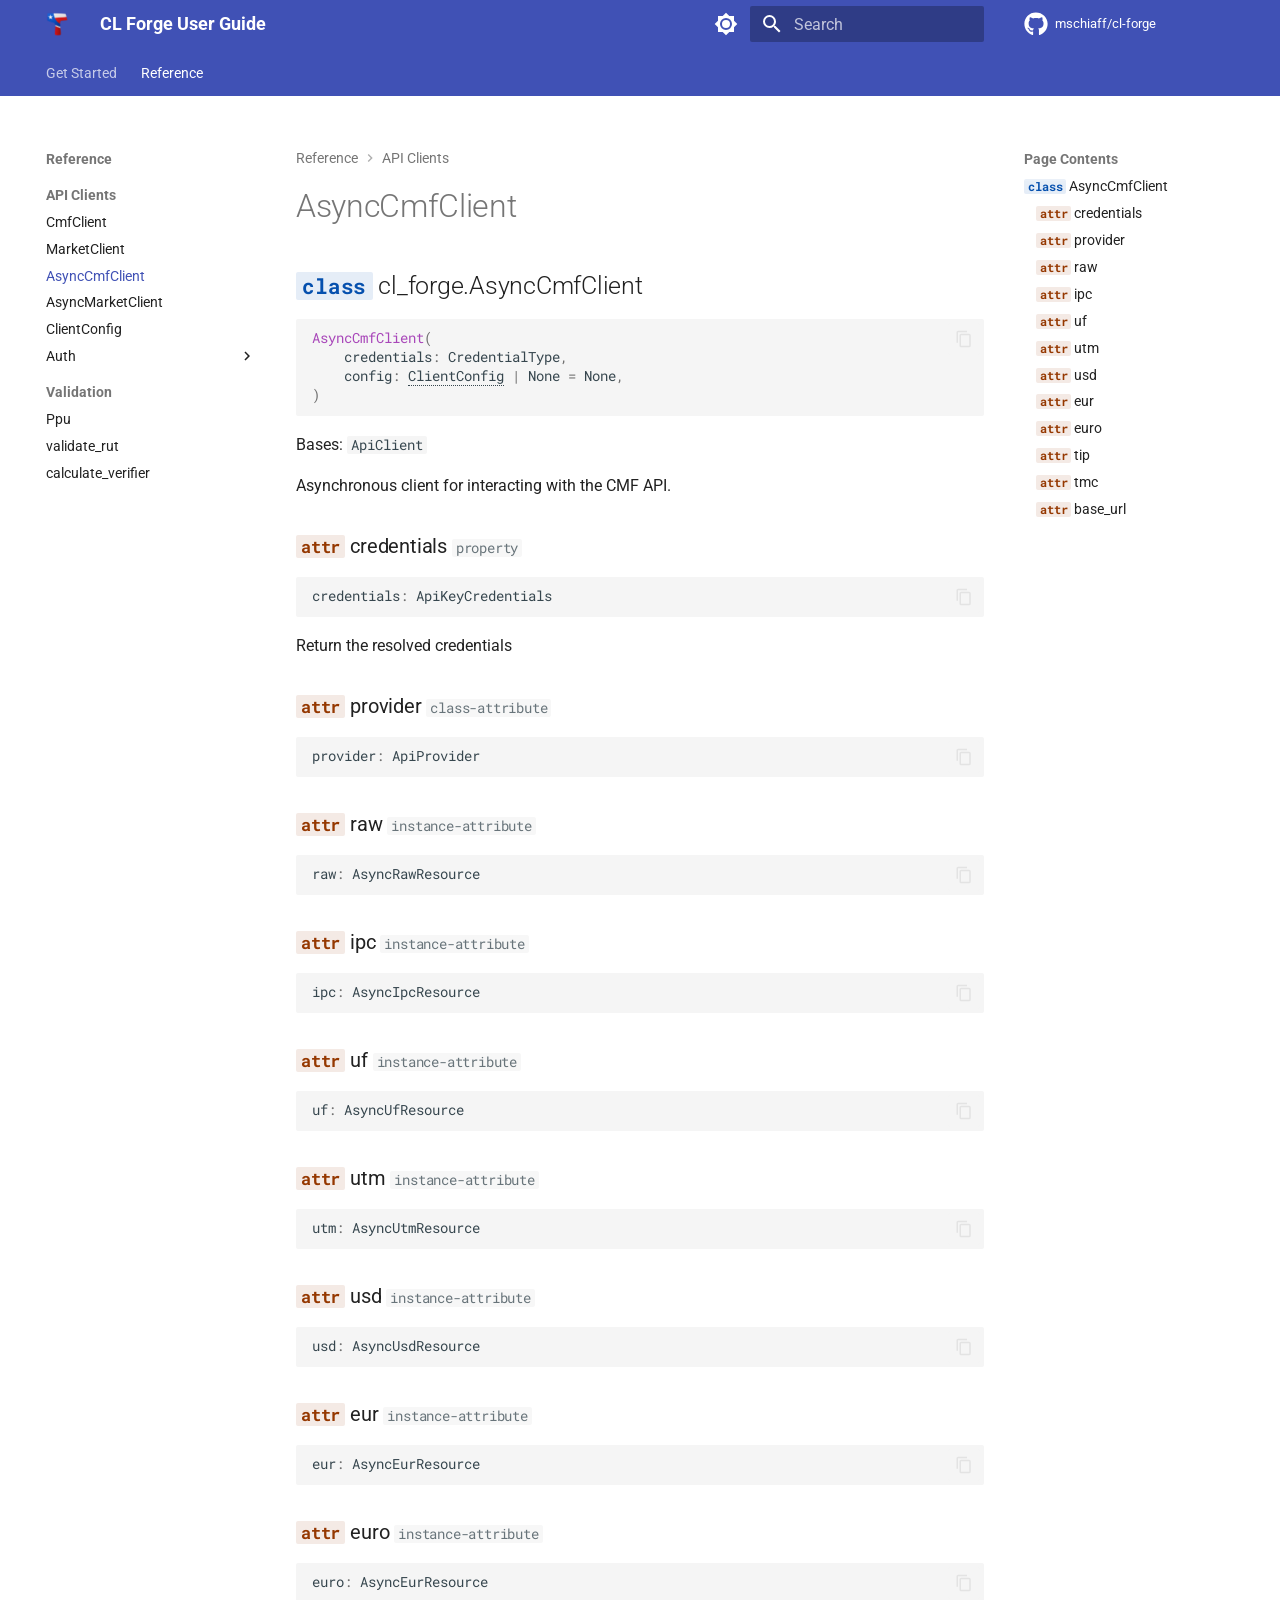
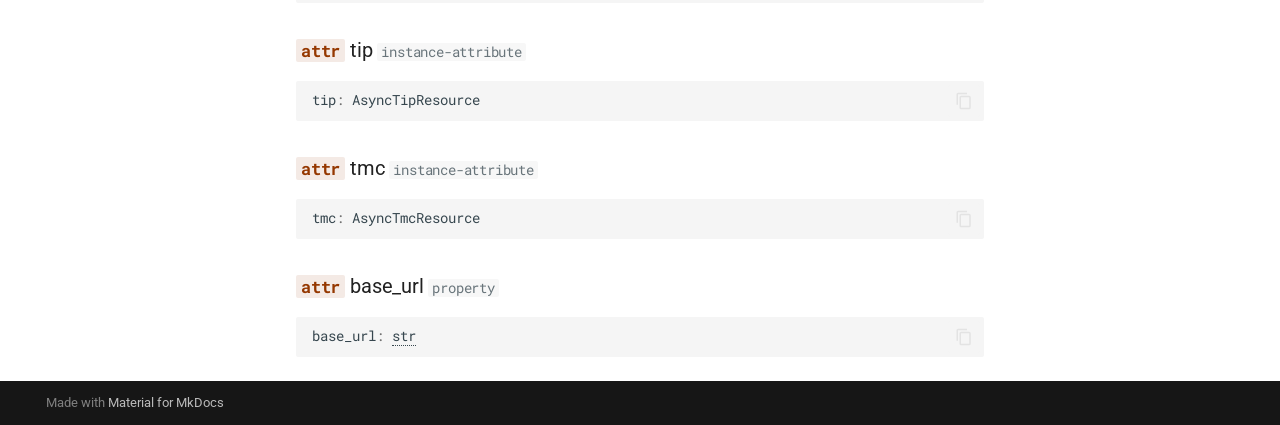
<file: api/AsyncCmfClient/index.html>
<!doctype html>
<html lang="en" class="no-js">
  <head>
    
      <meta charset="utf-8">
      <meta name="viewport" content="width=device-width,initial-scale=1">
      
        <meta name="description" content="Simple yet powerful Chilean tools written in Rust and Python">
      
      
      
        <link rel="canonical" href="https://mschiaff.github.io/cl-forge/api/AsyncCmfClient/">
      
      
        <link rel="prev" href="../MarketClient/">
      
      
        <link rel="next" href="../AsyncMarketClient/">
      
      
        
      
      
      <link rel="icon" href="../../assets/images/favicon.png">
      <meta name="generator" content="mkdocs-1.6.1, mkdocs-material-9.7.1">
    
    
      
        <title>AsyncCmfClient - CL Forge User Guide</title>
      
    
    
      <link rel="stylesheet" href="../../assets/stylesheets/main.484c7ddc.min.css">
      
        
        <link rel="stylesheet" href="../../assets/stylesheets/palette.ab4e12ef.min.css">
      
      


    
    
      
    
    
      
        
        
        <link rel="preconnect" href="https://fonts.gstatic.com" crossorigin>
        <link rel="stylesheet" href="https://fonts.googleapis.com/css?family=Roboto:300,300i,400,400i,700,700i%7CRoboto+Mono:400,400i,700,700i&display=fallback">
        <style>:root{--md-text-font:"Roboto";--md-code-font:"Roboto Mono"}</style>
      
    
    
      <link rel="stylesheet" href="../../assets/_mkdocstrings.css">
    
      <link rel="stylesheet" href="../../extra/tweaks.css">
    
    <script>__md_scope=new URL("../..",location),__md_hash=e=>[...e].reduce(((e,_)=>(e<<5)-e+_.charCodeAt(0)),0),__md_get=(e,_=localStorage,t=__md_scope)=>JSON.parse(_.getItem(t.pathname+"."+e)),__md_set=(e,_,t=localStorage,a=__md_scope)=>{try{t.setItem(a.pathname+"."+e,JSON.stringify(_))}catch(e){}}</script>
    
      

    
    
  </head>
  
  
    
    
      
    
    
    
    
    <body dir="ltr" data-md-color-scheme="default" data-md-color-primary="custom" data-md-color-accent="indigo">
  
    
    <input class="md-toggle" data-md-toggle="drawer" type="checkbox" id="__drawer" autocomplete="off">
    <input class="md-toggle" data-md-toggle="search" type="checkbox" id="__search" autocomplete="off">
    <label class="md-overlay" for="__drawer"></label>
    <div data-md-component="skip">
      
        
        <a href="#cl_forge.AsyncCmfClient" class="md-skip">
          Skip to content
        </a>
      
    </div>
    <div data-md-component="announce">
      
    </div>
    
    
      

<header class="md-header" data-md-component="header">
  <nav class="md-header__inner md-grid" aria-label="Header">
    <a href="../.." title="CL Forge User Guide" class="md-header__button md-logo" aria-label="CL Forge User Guide" data-md-component="logo">
      
  <img src="../../assets/logo.png" alt="logo">

    </a>
    <label class="md-header__button md-icon" for="__drawer">
      
      <svg xmlns="http://www.w3.org/2000/svg" viewBox="0 0 24 24"><path d="M3 6h18v2H3zm0 5h18v2H3zm0 5h18v2H3z"/></svg>
    </label>
    <div class="md-header__title" data-md-component="header-title">
      <div class="md-header__ellipsis">
        <div class="md-header__topic">
          <span class="md-ellipsis">
            CL Forge User Guide
          </span>
        </div>
        <div class="md-header__topic" data-md-component="header-topic">
          <span class="md-ellipsis">
            
              AsyncCmfClient
            
          </span>
        </div>
      </div>
    </div>
    
      
        <form class="md-header__option" data-md-component="palette">
  
    
    
    
    <input class="md-option" data-md-color-media="(prefers-color-scheme: light)" data-md-color-scheme="default" data-md-color-primary="custom" data-md-color-accent="indigo"  aria-label="Switch to dark mode"  type="radio" name="__palette" id="__palette_0">
    
      <label class="md-header__button md-icon" title="Switch to dark mode" for="__palette_1" hidden>
        <svg xmlns="http://www.w3.org/2000/svg" viewBox="0 0 24 24"><path d="M12 8a4 4 0 0 0-4 4 4 4 0 0 0 4 4 4 4 0 0 0 4-4 4 4 0 0 0-4-4m0 10a6 6 0 0 1-6-6 6 6 0 0 1 6-6 6 6 0 0 1 6 6 6 6 0 0 1-6 6m8-9.31V4h-4.69L12 .69 8.69 4H4v4.69L.69 12 4 15.31V20h4.69L12 23.31 15.31 20H20v-4.69L23.31 12z"/></svg>
      </label>
    
  
    
    
    
    <input class="md-option" data-md-color-media="(prefers-color-scheme: dark)" data-md-color-scheme="slate" data-md-color-primary="custom" data-md-color-accent="indigo"  aria-label="Switch to light mode"  type="radio" name="__palette" id="__palette_1">
    
      <label class="md-header__button md-icon" title="Switch to light mode" for="__palette_0" hidden>
        <svg xmlns="http://www.w3.org/2000/svg" viewBox="0 0 24 24"><path d="M12 18c-.89 0-1.74-.2-2.5-.55C11.56 16.5 13 14.42 13 12s-1.44-4.5-3.5-5.45C10.26 6.2 11.11 6 12 6a6 6 0 0 1 6 6 6 6 0 0 1-6 6m8-9.31V4h-4.69L12 .69 8.69 4H4v4.69L.69 12 4 15.31V20h4.69L12 23.31 15.31 20H20v-4.69L23.31 12z"/></svg>
      </label>
    
  
</form>
      
    
    
      <script>var palette=__md_get("__palette");if(palette&&palette.color){if("(prefers-color-scheme)"===palette.color.media){var media=matchMedia("(prefers-color-scheme: light)"),input=document.querySelector(media.matches?"[data-md-color-media='(prefers-color-scheme: light)']":"[data-md-color-media='(prefers-color-scheme: dark)']");palette.color.media=input.getAttribute("data-md-color-media"),palette.color.scheme=input.getAttribute("data-md-color-scheme"),palette.color.primary=input.getAttribute("data-md-color-primary"),palette.color.accent=input.getAttribute("data-md-color-accent")}for(var[key,value]of Object.entries(palette.color))document.body.setAttribute("data-md-color-"+key,value)}</script>
    
    
    
      
      
        <label class="md-header__button md-icon" for="__search">
          
          <svg xmlns="http://www.w3.org/2000/svg" viewBox="0 0 24 24"><path d="M9.5 3A6.5 6.5 0 0 1 16 9.5c0 1.61-.59 3.09-1.56 4.23l.27.27h.79l5 5-1.5 1.5-5-5v-.79l-.27-.27A6.52 6.52 0 0 1 9.5 16 6.5 6.5 0 0 1 3 9.5 6.5 6.5 0 0 1 9.5 3m0 2C7 5 5 7 5 9.5S7 14 9.5 14 14 12 14 9.5 12 5 9.5 5"/></svg>
        </label>
        <div class="md-search" data-md-component="search" role="dialog">
  <label class="md-search__overlay" for="__search"></label>
  <div class="md-search__inner" role="search">
    <form class="md-search__form" name="search">
      <input type="text" class="md-search__input" name="query" aria-label="Search" placeholder="Search" autocapitalize="off" autocorrect="off" autocomplete="off" spellcheck="false" data-md-component="search-query" required>
      <label class="md-search__icon md-icon" for="__search">
        
        <svg xmlns="http://www.w3.org/2000/svg" viewBox="0 0 24 24"><path d="M9.5 3A6.5 6.5 0 0 1 16 9.5c0 1.61-.59 3.09-1.56 4.23l.27.27h.79l5 5-1.5 1.5-5-5v-.79l-.27-.27A6.52 6.52 0 0 1 9.5 16 6.5 6.5 0 0 1 3 9.5 6.5 6.5 0 0 1 9.5 3m0 2C7 5 5 7 5 9.5S7 14 9.5 14 14 12 14 9.5 12 5 9.5 5"/></svg>
        
        <svg xmlns="http://www.w3.org/2000/svg" viewBox="0 0 24 24"><path d="M20 11v2H8l5.5 5.5-1.42 1.42L4.16 12l7.92-7.92L13.5 5.5 8 11z"/></svg>
      </label>
      <nav class="md-search__options" aria-label="Search">
        
        <button type="reset" class="md-search__icon md-icon" title="Clear" aria-label="Clear" tabindex="-1">
          
          <svg xmlns="http://www.w3.org/2000/svg" viewBox="0 0 24 24"><path d="M19 6.41 17.59 5 12 10.59 6.41 5 5 6.41 10.59 12 5 17.59 6.41 19 12 13.41 17.59 19 19 17.59 13.41 12z"/></svg>
        </button>
      </nav>
      
        <div class="md-search__suggest" data-md-component="search-suggest"></div>
      
    </form>
    <div class="md-search__output">
      <div class="md-search__scrollwrap" tabindex="0" data-md-scrollfix>
        <div class="md-search-result" data-md-component="search-result">
          <div class="md-search-result__meta">
            Initializing search
          </div>
          <ol class="md-search-result__list" role="presentation"></ol>
        </div>
      </div>
    </div>
  </div>
</div>
      
    
    
      <div class="md-header__source">
        <a href="https://github.com/mschiaff/cl-forge" title="Go to repository" class="md-source" data-md-component="source">
  <div class="md-source__icon md-icon">
    
    <svg xmlns="http://www.w3.org/2000/svg" viewBox="0 0 512 512"><!--! Font Awesome Free 7.1.0 by @fontawesome - https://fontawesome.com License - https://fontawesome.com/license/free (Icons: CC BY 4.0, Fonts: SIL OFL 1.1, Code: MIT License) Copyright 2025 Fonticons, Inc.--><path d="M173.9 397.4c0 2-2.3 3.6-5.2 3.6-3.3.3-5.6-1.3-5.6-3.6 0-2 2.3-3.6 5.2-3.6 3-.3 5.6 1.3 5.6 3.6m-31.1-4.5c-.7 2 1.3 4.3 4.3 4.9 2.6 1 5.6 0 6.2-2s-1.3-4.3-4.3-5.2c-2.6-.7-5.5.3-6.2 2.3m44.2-1.7c-2.9.7-4.9 2.6-4.6 4.9.3 2 2.9 3.3 5.9 2.6 2.9-.7 4.9-2.6 4.6-4.6-.3-1.9-3-3.2-5.9-2.9M252.8 8C114.1 8 8 113.3 8 252c0 110.9 69.8 205.8 169.5 239.2 12.8 2.3 17.3-5.6 17.3-12.1 0-6.2-.3-40.4-.3-61.4 0 0-70 15-84.7-29.8 0 0-11.4-29.1-27.8-36.6 0 0-22.9-15.7 1.6-15.4 0 0 24.9 2 38.6 25.8 21.9 38.6 58.6 27.5 72.9 20.9 2.3-16 8.8-27.1 16-33.7-55.9-6.2-112.3-14.3-112.3-110.5 0-27.5 7.6-41.3 23.6-58.9-2.6-6.5-11.1-33.3 2.6-67.9 20.9-6.5 69 27 69 27 20-5.6 41.5-8.5 62.8-8.5s42.8 2.9 62.8 8.5c0 0 48.1-33.6 69-27 13.7 34.7 5.2 61.4 2.6 67.9 16 17.7 25.8 31.5 25.8 58.9 0 96.5-58.9 104.2-114.8 110.5 9.2 7.9 17 22.9 17 46.4 0 33.7-.3 75.4-.3 83.6 0 6.5 4.6 14.4 17.3 12.1C436.2 457.8 504 362.9 504 252 504 113.3 391.5 8 252.8 8M105.2 352.9c-1.3 1-1 3.3.7 5.2 1.6 1.6 3.9 2.3 5.2 1 1.3-1 1-3.3-.7-5.2-1.6-1.6-3.9-2.3-5.2-1m-10.8-8.1c-.7 1.3.3 2.9 2.3 3.9 1.6 1 3.6.7 4.3-.7.7-1.3-.3-2.9-2.3-3.9-2-.6-3.6-.3-4.3.7m32.4 35.6c-1.6 1.3-1 4.3 1.3 6.2 2.3 2.3 5.2 2.6 6.5 1 1.3-1.3.7-4.3-1.3-6.2-2.2-2.3-5.2-2.6-6.5-1m-11.4-14.7c-1.6 1-1.6 3.6 0 5.9s4.3 3.3 5.6 2.3c1.6-1.3 1.6-3.9 0-6.2-1.4-2.3-4-3.3-5.6-2"/></svg>
  </div>
  <div class="md-source__repository">
    mschiaff/cl-forge
  </div>
</a>
      </div>
    
  </nav>
  
</header>
    
    <div class="md-container" data-md-component="container">
      
      
        
          
            
<nav class="md-tabs" aria-label="Tabs" data-md-component="tabs">
  <div class="md-grid">
    <ul class="md-tabs__list">
      
        
  
  
  
  
    
    
      <li class="md-tabs__item">
        <a href="../.." class="md-tabs__link">
          
  
  
  Get Started

        </a>
      </li>
    
  

      
        
  
  
  
    
  
  
    
    
      
  
  
  
    
  
  
    
    
      <li class="md-tabs__item md-tabs__item--active">
        <a href="../CmfClient/" class="md-tabs__link">
          
  
  
  Reference

        </a>
      </li>
    
  

    
  

      
    </ul>
  </div>
</nav>
          
        
      
      <main class="md-main" data-md-component="main">
        <div class="md-main__inner md-grid">
          
            
              
              <div class="md-sidebar md-sidebar--primary" data-md-component="sidebar" data-md-type="navigation" >
                <div class="md-sidebar__scrollwrap">
                  <div class="md-sidebar__inner">
                    


  


<nav class="md-nav md-nav--primary md-nav--lifted" aria-label="Navigation" data-md-level="0">
  <label class="md-nav__title" for="__drawer">
    <a href="../.." title="CL Forge User Guide" class="md-nav__button md-logo" aria-label="CL Forge User Guide" data-md-component="logo">
      
  <img src="../../assets/logo.png" alt="logo">

    </a>
    CL Forge User Guide
  </label>
  
    <div class="md-nav__source">
      <a href="https://github.com/mschiaff/cl-forge" title="Go to repository" class="md-source" data-md-component="source">
  <div class="md-source__icon md-icon">
    
    <svg xmlns="http://www.w3.org/2000/svg" viewBox="0 0 512 512"><!--! Font Awesome Free 7.1.0 by @fontawesome - https://fontawesome.com License - https://fontawesome.com/license/free (Icons: CC BY 4.0, Fonts: SIL OFL 1.1, Code: MIT License) Copyright 2025 Fonticons, Inc.--><path d="M173.9 397.4c0 2-2.3 3.6-5.2 3.6-3.3.3-5.6-1.3-5.6-3.6 0-2 2.3-3.6 5.2-3.6 3-.3 5.6 1.3 5.6 3.6m-31.1-4.5c-.7 2 1.3 4.3 4.3 4.9 2.6 1 5.6 0 6.2-2s-1.3-4.3-4.3-5.2c-2.6-.7-5.5.3-6.2 2.3m44.2-1.7c-2.9.7-4.9 2.6-4.6 4.9.3 2 2.9 3.3 5.9 2.6 2.9-.7 4.9-2.6 4.6-4.6-.3-1.9-3-3.2-5.9-2.9M252.8 8C114.1 8 8 113.3 8 252c0 110.9 69.8 205.8 169.5 239.2 12.8 2.3 17.3-5.6 17.3-12.1 0-6.2-.3-40.4-.3-61.4 0 0-70 15-84.7-29.8 0 0-11.4-29.1-27.8-36.6 0 0-22.9-15.7 1.6-15.4 0 0 24.9 2 38.6 25.8 21.9 38.6 58.6 27.5 72.9 20.9 2.3-16 8.8-27.1 16-33.7-55.9-6.2-112.3-14.3-112.3-110.5 0-27.5 7.6-41.3 23.6-58.9-2.6-6.5-11.1-33.3 2.6-67.9 20.9-6.5 69 27 69 27 20-5.6 41.5-8.5 62.8-8.5s42.8 2.9 62.8 8.5c0 0 48.1-33.6 69-27 13.7 34.7 5.2 61.4 2.6 67.9 16 17.7 25.8 31.5 25.8 58.9 0 96.5-58.9 104.2-114.8 110.5 9.2 7.9 17 22.9 17 46.4 0 33.7-.3 75.4-.3 83.6 0 6.5 4.6 14.4 17.3 12.1C436.2 457.8 504 362.9 504 252 504 113.3 391.5 8 252.8 8M105.2 352.9c-1.3 1-1 3.3.7 5.2 1.6 1.6 3.9 2.3 5.2 1 1.3-1 1-3.3-.7-5.2-1.6-1.6-3.9-2.3-5.2-1m-10.8-8.1c-.7 1.3.3 2.9 2.3 3.9 1.6 1 3.6.7 4.3-.7.7-1.3-.3-2.9-2.3-3.9-2-.6-3.6-.3-4.3.7m32.4 35.6c-1.6 1.3-1 4.3 1.3 6.2 2.3 2.3 5.2 2.6 6.5 1 1.3-1.3.7-4.3-1.3-6.2-2.2-2.3-5.2-2.6-6.5-1m-11.4-14.7c-1.6 1-1.6 3.6 0 5.9s4.3 3.3 5.6 2.3c1.6-1.3 1.6-3.9 0-6.2-1.4-2.3-4-3.3-5.6-2"/></svg>
  </div>
  <div class="md-source__repository">
    mschiaff/cl-forge
  </div>
</a>
    </div>
  
  <ul class="md-nav__list" data-md-scrollfix>
    
      
      
  
  
  
  
    
    
    
    
      
      
        
      
    
    
    <li class="md-nav__item md-nav__item--nested">
      
        
        
        <input class="md-nav__toggle md-toggle " type="checkbox" id="__nav_1" >
        
          
          <label class="md-nav__link" for="__nav_1" id="__nav_1_label" tabindex="0">
            
  
  
  <span class="md-ellipsis">
    
  
    Get Started
  

    
  </span>
  
  

            <span class="md-nav__icon md-icon"></span>
          </label>
        
        <nav class="md-nav" data-md-level="1" aria-labelledby="__nav_1_label" aria-expanded="false">
          <label class="md-nav__title" for="__nav_1">
            <span class="md-nav__icon md-icon"></span>
            
  
    Get Started
  

          </label>
          <ul class="md-nav__list" data-md-scrollfix>
            
              
                
  
  
  
  
    <li class="md-nav__item">
      <a href="../.." class="md-nav__link">
        
  
  
  <span class="md-ellipsis">
    
  
    Welcome to CL Forge
  

    
  </span>
  
  

      </a>
    </li>
  

              
            
              
                
  
  
  
  
    <li class="md-nav__item">
      <a href="../../install/" class="md-nav__link">
        
  
  
  <span class="md-ellipsis">
    
  
    Installation
  

    
  </span>
  
  

      </a>
    </li>
  

              
            
              
                
  
  
  
  
    <li class="md-nav__item">
      <a href="../../contributing/" class="md-nav__link">
        
  
  
  <span class="md-ellipsis">
    
  
    Contributing
  

    
  </span>
  
  

      </a>
    </li>
  

              
            
          </ul>
        </nav>
      
    </li>
  

    
      
      
  
  
    
  
  
  
    
    
    
    
      
        
        
      
      
        
      
    
    
    <li class="md-nav__item md-nav__item--active md-nav__item--section md-nav__item--nested">
      
        
        
        <input class="md-nav__toggle md-toggle " type="checkbox" id="__nav_2" checked>
        
          
          <label class="md-nav__link" for="__nav_2" id="__nav_2_label" tabindex="">
            
  
  
  <span class="md-ellipsis">
    
  
    Reference
  

    
  </span>
  
  

            <span class="md-nav__icon md-icon"></span>
          </label>
        
        <nav class="md-nav" data-md-level="1" aria-labelledby="__nav_2_label" aria-expanded="true">
          <label class="md-nav__title" for="__nav_2">
            <span class="md-nav__icon md-icon"></span>
            
  
    Reference
  

          </label>
          <ul class="md-nav__list" data-md-scrollfix>
            
              
                
  
  
    
  
  
  
    
    
    
    
      
      
        
          
          
        
      
    
    
    <li class="md-nav__item md-nav__item--active md-nav__item--section md-nav__item--nested">
      
        
        
        <input class="md-nav__toggle md-toggle " type="checkbox" id="__nav_2_1" checked>
        
          
          <label class="md-nav__link" for="__nav_2_1" id="__nav_2_1_label" tabindex="">
            
  
  
  <span class="md-ellipsis">
    
  
    API Clients
  

    
  </span>
  
  

            <span class="md-nav__icon md-icon"></span>
          </label>
        
        <nav class="md-nav" data-md-level="2" aria-labelledby="__nav_2_1_label" aria-expanded="true">
          <label class="md-nav__title" for="__nav_2_1">
            <span class="md-nav__icon md-icon"></span>
            
  
    API Clients
  

          </label>
          <ul class="md-nav__list" data-md-scrollfix>
            
              
                
  
  
  
  
    <li class="md-nav__item">
      <a href="../CmfClient/" class="md-nav__link">
        
  
  
  <span class="md-ellipsis">
    
  
    CmfClient
  

    
  </span>
  
  

      </a>
    </li>
  

              
            
              
                
  
  
  
  
    <li class="md-nav__item">
      <a href="../MarketClient/" class="md-nav__link">
        
  
  
  <span class="md-ellipsis">
    
  
    MarketClient
  

    
  </span>
  
  

      </a>
    </li>
  

              
            
              
                
  
  
    
  
  
  
    <li class="md-nav__item md-nav__item--active">
      
      <input class="md-nav__toggle md-toggle" type="checkbox" id="__toc">
      
      
      
        <label class="md-nav__link md-nav__link--active" for="__toc">
          
  
  
  <span class="md-ellipsis">
    
  
    AsyncCmfClient
  

    
  </span>
  
  

          <span class="md-nav__icon md-icon"></span>
        </label>
      
      <a href="./" class="md-nav__link md-nav__link--active">
        
  
  
  <span class="md-ellipsis">
    
  
    AsyncCmfClient
  

    
  </span>
  
  

      </a>
      
        

  

<nav class="md-nav md-nav--secondary" aria-label="Page Contents">
  
  
  
  
    <label class="md-nav__title" for="__toc">
      <span class="md-nav__icon md-icon"></span>
      Page Contents
    </label>
    <ul class="md-nav__list" data-md-component="toc" data-md-scrollfix>
      
        <li class="md-nav__item">
  <a href="#cl_forge.AsyncCmfClient" class="md-nav__link">
    <span class="md-ellipsis">
      
        <code class="doc-symbol doc-symbol-toc doc-symbol-class"></code>&nbsp;AsyncCmfClient
      
    </span>
  </a>
  
    <nav class="md-nav" aria-label=" AsyncCmfClient">
      <ul class="md-nav__list">
        
          <li class="md-nav__item">
  <a href="#cl_forge.AsyncCmfClient.credentials" class="md-nav__link">
    <span class="md-ellipsis">
      
        <code class="doc-symbol doc-symbol-toc doc-symbol-attribute"></code>&nbsp;credentials
      
    </span>
  </a>
  
</li>
        
          <li class="md-nav__item">
  <a href="#cl_forge.AsyncCmfClient.provider" class="md-nav__link">
    <span class="md-ellipsis">
      
        <code class="doc-symbol doc-symbol-toc doc-symbol-attribute"></code>&nbsp;provider
      
    </span>
  </a>
  
</li>
        
          <li class="md-nav__item">
  <a href="#cl_forge.AsyncCmfClient.raw" class="md-nav__link">
    <span class="md-ellipsis">
      
        <code class="doc-symbol doc-symbol-toc doc-symbol-attribute"></code>&nbsp;raw
      
    </span>
  </a>
  
</li>
        
          <li class="md-nav__item">
  <a href="#cl_forge.AsyncCmfClient.ipc" class="md-nav__link">
    <span class="md-ellipsis">
      
        <code class="doc-symbol doc-symbol-toc doc-symbol-attribute"></code>&nbsp;ipc
      
    </span>
  </a>
  
</li>
        
          <li class="md-nav__item">
  <a href="#cl_forge.AsyncCmfClient.uf" class="md-nav__link">
    <span class="md-ellipsis">
      
        <code class="doc-symbol doc-symbol-toc doc-symbol-attribute"></code>&nbsp;uf
      
    </span>
  </a>
  
</li>
        
          <li class="md-nav__item">
  <a href="#cl_forge.AsyncCmfClient.utm" class="md-nav__link">
    <span class="md-ellipsis">
      
        <code class="doc-symbol doc-symbol-toc doc-symbol-attribute"></code>&nbsp;utm
      
    </span>
  </a>
  
</li>
        
          <li class="md-nav__item">
  <a href="#cl_forge.AsyncCmfClient.usd" class="md-nav__link">
    <span class="md-ellipsis">
      
        <code class="doc-symbol doc-symbol-toc doc-symbol-attribute"></code>&nbsp;usd
      
    </span>
  </a>
  
</li>
        
          <li class="md-nav__item">
  <a href="#cl_forge.AsyncCmfClient.eur" class="md-nav__link">
    <span class="md-ellipsis">
      
        <code class="doc-symbol doc-symbol-toc doc-symbol-attribute"></code>&nbsp;eur
      
    </span>
  </a>
  
</li>
        
          <li class="md-nav__item">
  <a href="#cl_forge.AsyncCmfClient.euro" class="md-nav__link">
    <span class="md-ellipsis">
      
        <code class="doc-symbol doc-symbol-toc doc-symbol-attribute"></code>&nbsp;euro
      
    </span>
  </a>
  
</li>
        
          <li class="md-nav__item">
  <a href="#cl_forge.AsyncCmfClient.tip" class="md-nav__link">
    <span class="md-ellipsis">
      
        <code class="doc-symbol doc-symbol-toc doc-symbol-attribute"></code>&nbsp;tip
      
    </span>
  </a>
  
</li>
        
          <li class="md-nav__item">
  <a href="#cl_forge.AsyncCmfClient.tmc" class="md-nav__link">
    <span class="md-ellipsis">
      
        <code class="doc-symbol doc-symbol-toc doc-symbol-attribute"></code>&nbsp;tmc
      
    </span>
  </a>
  
</li>
        
          <li class="md-nav__item">
  <a href="#cl_forge.AsyncCmfClient.base_url" class="md-nav__link">
    <span class="md-ellipsis">
      
        <code class="doc-symbol doc-symbol-toc doc-symbol-attribute"></code>&nbsp;base_url
      
    </span>
  </a>
  
</li>
        
      </ul>
    </nav>
  
</li>
      
    </ul>
  
</nav>
      
    </li>
  

              
            
              
                
  
  
  
  
    <li class="md-nav__item">
      <a href="../AsyncMarketClient/" class="md-nav__link">
        
  
  
  <span class="md-ellipsis">
    
  
    AsyncMarketClient
  

    
  </span>
  
  

      </a>
    </li>
  

              
            
              
                
  
  
  
  
    <li class="md-nav__item">
      <a href="../ClientConfig/" class="md-nav__link">
        
  
  
  <span class="md-ellipsis">
    
  
    ClientConfig
  

    
  </span>
  
  

      </a>
    </li>
  

              
            
              
                
  
  
  
  
    
    
    
    
      
      
        
      
    
    
    <li class="md-nav__item md-nav__item--nested">
      
        
        
        <input class="md-nav__toggle md-toggle " type="checkbox" id="__nav_2_1_6" >
        
          
          <label class="md-nav__link" for="__nav_2_1_6" id="__nav_2_1_6_label" tabindex="0">
            
  
  
  <span class="md-ellipsis">
    
  
    Auth
  

    
  </span>
  
  

            <span class="md-nav__icon md-icon"></span>
          </label>
        
        <nav class="md-nav" data-md-level="3" aria-labelledby="__nav_2_1_6_label" aria-expanded="false">
          <label class="md-nav__title" for="__nav_2_1_6">
            <span class="md-nav__icon md-icon"></span>
            
  
    Auth
  

          </label>
          <ul class="md-nav__list" data-md-scrollfix>
            
              
                
  
  
  
  
    <li class="md-nav__item">
      <a href="../DotEnvCredentials/" class="md-nav__link">
        
  
  
  <span class="md-ellipsis">
    
  
    DotEnvCredentials
  

    
  </span>
  
  

      </a>
    </li>
  

              
            
              
                
  
  
  
  
    <li class="md-nav__item">
      <a href="../EnvCredentials/" class="md-nav__link">
        
  
  
  <span class="md-ellipsis">
    
  
    EnvCredentials
  

    
  </span>
  
  

      </a>
    </li>
  

              
            
          </ul>
        </nav>
      
    </li>
  

              
            
          </ul>
        </nav>
      
    </li>
  

              
            
              
                
  
  
  
  
    
    
    
    
      
      
        
          
          
        
      
    
    
    <li class="md-nav__item md-nav__item--section md-nav__item--nested">
      
        
        
        <input class="md-nav__toggle md-toggle " type="checkbox" id="__nav_2_2" >
        
          
          <label class="md-nav__link" for="__nav_2_2" id="__nav_2_2_label" tabindex="">
            
  
  
  <span class="md-ellipsis">
    
  
    Validation
  

    
  </span>
  
  

            <span class="md-nav__icon md-icon"></span>
          </label>
        
        <nav class="md-nav" data-md-level="2" aria-labelledby="__nav_2_2_label" aria-expanded="false">
          <label class="md-nav__title" for="__nav_2_2">
            <span class="md-nav__icon md-icon"></span>
            
  
    Validation
  

          </label>
          <ul class="md-nav__list" data-md-scrollfix>
            
              
                
  
  
  
  
    <li class="md-nav__item">
      <a href="../Ppu/" class="md-nav__link">
        
  
  
  <span class="md-ellipsis">
    
  
    Ppu
  

    
  </span>
  
  

      </a>
    </li>
  

              
            
              
                
  
  
  
  
    <li class="md-nav__item">
      <a href="../validate_rut/" class="md-nav__link">
        
  
  
  <span class="md-ellipsis">
    
  
    validate_rut
  

    
  </span>
  
  

      </a>
    </li>
  

              
            
              
                
  
  
  
  
    <li class="md-nav__item">
      <a href="../calculate_verifier/" class="md-nav__link">
        
  
  
  <span class="md-ellipsis">
    
  
    calculate_verifier
  

    
  </span>
  
  

      </a>
    </li>
  

              
            
          </ul>
        </nav>
      
    </li>
  

              
            
          </ul>
        </nav>
      
    </li>
  

    
  </ul>
</nav>
                  </div>
                </div>
              </div>
            
            
              
              <div class="md-sidebar md-sidebar--secondary" data-md-component="sidebar" data-md-type="toc" >
                <div class="md-sidebar__scrollwrap">
                  <div class="md-sidebar__inner">
                    

  

<nav class="md-nav md-nav--secondary" aria-label="Page Contents">
  
  
  
  
    <label class="md-nav__title" for="__toc">
      <span class="md-nav__icon md-icon"></span>
      Page Contents
    </label>
    <ul class="md-nav__list" data-md-component="toc" data-md-scrollfix>
      
        <li class="md-nav__item">
  <a href="#cl_forge.AsyncCmfClient" class="md-nav__link">
    <span class="md-ellipsis">
      
        <code class="doc-symbol doc-symbol-toc doc-symbol-class"></code>&nbsp;AsyncCmfClient
      
    </span>
  </a>
  
    <nav class="md-nav" aria-label=" AsyncCmfClient">
      <ul class="md-nav__list">
        
          <li class="md-nav__item">
  <a href="#cl_forge.AsyncCmfClient.credentials" class="md-nav__link">
    <span class="md-ellipsis">
      
        <code class="doc-symbol doc-symbol-toc doc-symbol-attribute"></code>&nbsp;credentials
      
    </span>
  </a>
  
</li>
        
          <li class="md-nav__item">
  <a href="#cl_forge.AsyncCmfClient.provider" class="md-nav__link">
    <span class="md-ellipsis">
      
        <code class="doc-symbol doc-symbol-toc doc-symbol-attribute"></code>&nbsp;provider
      
    </span>
  </a>
  
</li>
        
          <li class="md-nav__item">
  <a href="#cl_forge.AsyncCmfClient.raw" class="md-nav__link">
    <span class="md-ellipsis">
      
        <code class="doc-symbol doc-symbol-toc doc-symbol-attribute"></code>&nbsp;raw
      
    </span>
  </a>
  
</li>
        
          <li class="md-nav__item">
  <a href="#cl_forge.AsyncCmfClient.ipc" class="md-nav__link">
    <span class="md-ellipsis">
      
        <code class="doc-symbol doc-symbol-toc doc-symbol-attribute"></code>&nbsp;ipc
      
    </span>
  </a>
  
</li>
        
          <li class="md-nav__item">
  <a href="#cl_forge.AsyncCmfClient.uf" class="md-nav__link">
    <span class="md-ellipsis">
      
        <code class="doc-symbol doc-symbol-toc doc-symbol-attribute"></code>&nbsp;uf
      
    </span>
  </a>
  
</li>
        
          <li class="md-nav__item">
  <a href="#cl_forge.AsyncCmfClient.utm" class="md-nav__link">
    <span class="md-ellipsis">
      
        <code class="doc-symbol doc-symbol-toc doc-symbol-attribute"></code>&nbsp;utm
      
    </span>
  </a>
  
</li>
        
          <li class="md-nav__item">
  <a href="#cl_forge.AsyncCmfClient.usd" class="md-nav__link">
    <span class="md-ellipsis">
      
        <code class="doc-symbol doc-symbol-toc doc-symbol-attribute"></code>&nbsp;usd
      
    </span>
  </a>
  
</li>
        
          <li class="md-nav__item">
  <a href="#cl_forge.AsyncCmfClient.eur" class="md-nav__link">
    <span class="md-ellipsis">
      
        <code class="doc-symbol doc-symbol-toc doc-symbol-attribute"></code>&nbsp;eur
      
    </span>
  </a>
  
</li>
        
          <li class="md-nav__item">
  <a href="#cl_forge.AsyncCmfClient.euro" class="md-nav__link">
    <span class="md-ellipsis">
      
        <code class="doc-symbol doc-symbol-toc doc-symbol-attribute"></code>&nbsp;euro
      
    </span>
  </a>
  
</li>
        
          <li class="md-nav__item">
  <a href="#cl_forge.AsyncCmfClient.tip" class="md-nav__link">
    <span class="md-ellipsis">
      
        <code class="doc-symbol doc-symbol-toc doc-symbol-attribute"></code>&nbsp;tip
      
    </span>
  </a>
  
</li>
        
          <li class="md-nav__item">
  <a href="#cl_forge.AsyncCmfClient.tmc" class="md-nav__link">
    <span class="md-ellipsis">
      
        <code class="doc-symbol doc-symbol-toc doc-symbol-attribute"></code>&nbsp;tmc
      
    </span>
  </a>
  
</li>
        
          <li class="md-nav__item">
  <a href="#cl_forge.AsyncCmfClient.base_url" class="md-nav__link">
    <span class="md-ellipsis">
      
        <code class="doc-symbol doc-symbol-toc doc-symbol-attribute"></code>&nbsp;base_url
      
    </span>
  </a>
  
</li>
        
      </ul>
    </nav>
  
</li>
      
    </ul>
  
</nav>
                  </div>
                </div>
              </div>
            
          
          
            <div class="md-content" data-md-component="content">
              
                




  <nav class="md-path" aria-label="Navigation" >
    <ol class="md-path__list">
      
      
        
  
  
    
    
      
  
  
    
    
      <li class="md-path__item">
        <a href="../CmfClient/" class="md-path__link">
          
  <span class="md-ellipsis">
    Reference
  </span>

        </a>
      </li>
    
  

    
  

      
        
  
  
    
    
      <li class="md-path__item">
        <a href="../CmfClient/" class="md-path__link">
          
  <span class="md-ellipsis">
    API Clients
  </span>

        </a>
      </li>
    
  

      
    </ol>
  </nav>

              
              <article class="md-content__inner md-typeset">
                
                  


  
  


  <h1>AsyncCmfClient</h1>

<div class="doc doc-object doc-class">



<h2 id="cl_forge.AsyncCmfClient" class="doc doc-heading">
<code class="doc-symbol doc-symbol-heading doc-symbol-class"></code>            <span class="doc doc-object-name doc-class-name">cl_forge.AsyncCmfClient</span>


<a href="#cl_forge.AsyncCmfClient" class="headerlink" title="Permanent link">&para;</a></h2>
<div class="language-python doc-signature highlight"><pre><span></span><code><span id="__span-0-1"><a id="__codelineno-0-1" name="__codelineno-0-1" href="#__codelineno-0-1"></a><span class="nf">AsyncCmfClient</span><span class="p">(</span>
</span><span id="__span-0-2"><a id="__codelineno-0-2" name="__codelineno-0-2" href="#__codelineno-0-2"></a>    <span class="n">credentials</span><span class="p">:</span> <span class="n"><span title="cl_forge.rest.auth.types.CredentialType">CredentialType</span></span><span class="p">,</span>
</span><span id="__span-0-3"><a id="__codelineno-0-3" name="__codelineno-0-3" href="#__codelineno-0-3"></a>    <span class="n">config</span><span class="p">:</span> <span class="n"><a class="autorefs autorefs-internal" title="            cl_forge.ClientConfig (cl_forge.rest.client.config.ClientConfig)" href="../ClientConfig/#cl_forge.ClientConfig">ClientConfig</a></span> <span class="o">|</span> <span class="kc">None</span> <span class="o">=</span> <span class="kc">None</span><span class="p">,</span>
</span><span id="__span-0-4"><a id="__codelineno-0-4" name="__codelineno-0-4" href="#__codelineno-0-4"></a><span class="p">)</span>
</span></code></pre></div>

    <div class="doc doc-contents first">
            <p class="doc doc-class-bases">
              Bases: <code><span title="cl_forge.rest.client.base.ApiClient">ApiClient</span></code></p>



        <p>Asynchronous client for interacting with the CMF API.</p>











<div class="doc doc-children">







<div class="doc doc-object doc-attribute">



<h3 id="cl_forge.AsyncCmfClient.credentials" class="doc doc-heading">
<code class="doc-symbol doc-symbol-heading doc-symbol-attribute"></code>            <span class="doc doc-object-name doc-attribute-name">credentials</span>


  <span class="doc doc-labels">
      <small class="doc doc-label doc-label-property"><code>property</code></small>
  </span>

<a href="#cl_forge.AsyncCmfClient.credentials" class="headerlink" title="Permanent link">&para;</a></h3>
<div class="language-python doc-signature highlight"><pre><span></span><code><span id="__span-0-1"><a id="__codelineno-0-1" name="__codelineno-0-1" href="#__codelineno-0-1"></a><span class="n">credentials</span><span class="p">:</span> <span class="n"><span title="cl_forge.rest.auth.base.ApiKeyCredentials">ApiKeyCredentials</span></span>
</span></code></pre></div>

    <div class="doc doc-contents ">

        <p>Return the resolved credentials</p>

    </div>

</div>

<div class="doc doc-object doc-attribute">



<h3 id="cl_forge.AsyncCmfClient.provider" class="doc doc-heading">
<code class="doc-symbol doc-symbol-heading doc-symbol-attribute"></code>            <span class="doc doc-object-name doc-attribute-name">provider</span>


  <span class="doc doc-labels">
      <small class="doc doc-label doc-label-class-attribute"><code>class-attribute</code></small>
  </span>

<a href="#cl_forge.AsyncCmfClient.provider" class="headerlink" title="Permanent link">&para;</a></h3>
<div class="language-python doc-signature highlight"><pre><span></span><code><span id="__span-0-1"><a id="__codelineno-0-1" name="__codelineno-0-1" href="#__codelineno-0-1"></a><span class="n">provider</span><span class="p">:</span> <span class="n"><span title="cl_forge.rest.auth.enums.ApiProvider">ApiProvider</span></span>
</span></code></pre></div>

    <div class="doc doc-contents ">

    </div>

</div>

<div class="doc doc-object doc-attribute">



<h3 id="cl_forge.AsyncCmfClient.raw" class="doc doc-heading">
<code class="doc-symbol doc-symbol-heading doc-symbol-attribute"></code>            <span class="doc doc-object-name doc-attribute-name">raw</span>


  <span class="doc doc-labels">
      <small class="doc doc-label doc-label-instance-attribute"><code>instance-attribute</code></small>
  </span>

<a href="#cl_forge.AsyncCmfClient.raw" class="headerlink" title="Permanent link">&para;</a></h3>
<div class="language-python doc-signature highlight"><pre><span></span><code><span id="__span-0-1"><a id="__codelineno-0-1" name="__codelineno-0-1" href="#__codelineno-0-1"></a><span class="n">raw</span><span class="p">:</span> <span class="n"><span title="cl_forge.rest.cmf.resources.raw.AsyncRawResource">AsyncRawResource</span></span>
</span></code></pre></div>

    <div class="doc doc-contents ">

    </div>

</div>

<div class="doc doc-object doc-attribute">



<h3 id="cl_forge.AsyncCmfClient.ipc" class="doc doc-heading">
<code class="doc-symbol doc-symbol-heading doc-symbol-attribute"></code>            <span class="doc doc-object-name doc-attribute-name">ipc</span>


  <span class="doc doc-labels">
      <small class="doc doc-label doc-label-instance-attribute"><code>instance-attribute</code></small>
  </span>

<a href="#cl_forge.AsyncCmfClient.ipc" class="headerlink" title="Permanent link">&para;</a></h3>
<div class="language-python doc-signature highlight"><pre><span></span><code><span id="__span-0-1"><a id="__codelineno-0-1" name="__codelineno-0-1" href="#__codelineno-0-1"></a><span class="n">ipc</span><span class="p">:</span> <span class="n"><span title="cl_forge.rest.cmf.resources.ipc.AsyncIpcResource">AsyncIpcResource</span></span>
</span></code></pre></div>

    <div class="doc doc-contents ">

    </div>

</div>

<div class="doc doc-object doc-attribute">



<h3 id="cl_forge.AsyncCmfClient.uf" class="doc doc-heading">
<code class="doc-symbol doc-symbol-heading doc-symbol-attribute"></code>            <span class="doc doc-object-name doc-attribute-name">uf</span>


  <span class="doc doc-labels">
      <small class="doc doc-label doc-label-instance-attribute"><code>instance-attribute</code></small>
  </span>

<a href="#cl_forge.AsyncCmfClient.uf" class="headerlink" title="Permanent link">&para;</a></h3>
<div class="language-python doc-signature highlight"><pre><span></span><code><span id="__span-0-1"><a id="__codelineno-0-1" name="__codelineno-0-1" href="#__codelineno-0-1"></a><span class="n">uf</span><span class="p">:</span> <span class="n"><span title="cl_forge.rest.cmf.resources.uf.AsyncUfResource">AsyncUfResource</span></span>
</span></code></pre></div>

    <div class="doc doc-contents ">

    </div>

</div>

<div class="doc doc-object doc-attribute">



<h3 id="cl_forge.AsyncCmfClient.utm" class="doc doc-heading">
<code class="doc-symbol doc-symbol-heading doc-symbol-attribute"></code>            <span class="doc doc-object-name doc-attribute-name">utm</span>


  <span class="doc doc-labels">
      <small class="doc doc-label doc-label-instance-attribute"><code>instance-attribute</code></small>
  </span>

<a href="#cl_forge.AsyncCmfClient.utm" class="headerlink" title="Permanent link">&para;</a></h3>
<div class="language-python doc-signature highlight"><pre><span></span><code><span id="__span-0-1"><a id="__codelineno-0-1" name="__codelineno-0-1" href="#__codelineno-0-1"></a><span class="n">utm</span><span class="p">:</span> <span class="n"><span title="cl_forge.rest.cmf.resources.utm.AsyncUtmResource">AsyncUtmResource</span></span>
</span></code></pre></div>

    <div class="doc doc-contents ">

    </div>

</div>

<div class="doc doc-object doc-attribute">



<h3 id="cl_forge.AsyncCmfClient.usd" class="doc doc-heading">
<code class="doc-symbol doc-symbol-heading doc-symbol-attribute"></code>            <span class="doc doc-object-name doc-attribute-name">usd</span>


  <span class="doc doc-labels">
      <small class="doc doc-label doc-label-instance-attribute"><code>instance-attribute</code></small>
  </span>

<a href="#cl_forge.AsyncCmfClient.usd" class="headerlink" title="Permanent link">&para;</a></h3>
<div class="language-python doc-signature highlight"><pre><span></span><code><span id="__span-0-1"><a id="__codelineno-0-1" name="__codelineno-0-1" href="#__codelineno-0-1"></a><span class="n">usd</span><span class="p">:</span> <span class="n"><span title="cl_forge.rest.cmf.resources.usd.AsyncUsdResource">AsyncUsdResource</span></span>
</span></code></pre></div>

    <div class="doc doc-contents ">

    </div>

</div>

<div class="doc doc-object doc-attribute">



<h3 id="cl_forge.AsyncCmfClient.eur" class="doc doc-heading">
<code class="doc-symbol doc-symbol-heading doc-symbol-attribute"></code>            <span class="doc doc-object-name doc-attribute-name">eur</span>


  <span class="doc doc-labels">
      <small class="doc doc-label doc-label-instance-attribute"><code>instance-attribute</code></small>
  </span>

<a href="#cl_forge.AsyncCmfClient.eur" class="headerlink" title="Permanent link">&para;</a></h3>
<div class="language-python doc-signature highlight"><pre><span></span><code><span id="__span-0-1"><a id="__codelineno-0-1" name="__codelineno-0-1" href="#__codelineno-0-1"></a><span class="n">eur</span><span class="p">:</span> <span class="n"><span title="cl_forge.rest.cmf.resources.eur.AsyncEurResource">AsyncEurResource</span></span>
</span></code></pre></div>

    <div class="doc doc-contents ">

    </div>

</div>

<div class="doc doc-object doc-attribute">



<h3 id="cl_forge.AsyncCmfClient.euro" class="doc doc-heading">
<code class="doc-symbol doc-symbol-heading doc-symbol-attribute"></code>            <span class="doc doc-object-name doc-attribute-name">euro</span>


  <span class="doc doc-labels">
      <small class="doc doc-label doc-label-instance-attribute"><code>instance-attribute</code></small>
  </span>

<a href="#cl_forge.AsyncCmfClient.euro" class="headerlink" title="Permanent link">&para;</a></h3>
<div class="language-python doc-signature highlight"><pre><span></span><code><span id="__span-0-1"><a id="__codelineno-0-1" name="__codelineno-0-1" href="#__codelineno-0-1"></a><span class="n">euro</span><span class="p">:</span> <span class="n"><span title="cl_forge.rest.cmf.resources.eur.AsyncEurResource">AsyncEurResource</span></span>
</span></code></pre></div>

    <div class="doc doc-contents ">

    </div>

</div>

<div class="doc doc-object doc-attribute">



<h3 id="cl_forge.AsyncCmfClient.tip" class="doc doc-heading">
<code class="doc-symbol doc-symbol-heading doc-symbol-attribute"></code>            <span class="doc doc-object-name doc-attribute-name">tip</span>


  <span class="doc doc-labels">
      <small class="doc doc-label doc-label-instance-attribute"><code>instance-attribute</code></small>
  </span>

<a href="#cl_forge.AsyncCmfClient.tip" class="headerlink" title="Permanent link">&para;</a></h3>
<div class="language-python doc-signature highlight"><pre><span></span><code><span id="__span-0-1"><a id="__codelineno-0-1" name="__codelineno-0-1" href="#__codelineno-0-1"></a><span class="n">tip</span><span class="p">:</span> <span class="n"><span title="cl_forge.rest.cmf.resources.tip.AsyncTipResource">AsyncTipResource</span></span>
</span></code></pre></div>

    <div class="doc doc-contents ">

    </div>

</div>

<div class="doc doc-object doc-attribute">



<h3 id="cl_forge.AsyncCmfClient.tmc" class="doc doc-heading">
<code class="doc-symbol doc-symbol-heading doc-symbol-attribute"></code>            <span class="doc doc-object-name doc-attribute-name">tmc</span>


  <span class="doc doc-labels">
      <small class="doc doc-label doc-label-instance-attribute"><code>instance-attribute</code></small>
  </span>

<a href="#cl_forge.AsyncCmfClient.tmc" class="headerlink" title="Permanent link">&para;</a></h3>
<div class="language-python doc-signature highlight"><pre><span></span><code><span id="__span-0-1"><a id="__codelineno-0-1" name="__codelineno-0-1" href="#__codelineno-0-1"></a><span class="n">tmc</span><span class="p">:</span> <span class="n"><span title="cl_forge.rest.cmf.resources.tmc.AsyncTmcResource">AsyncTmcResource</span></span>
</span></code></pre></div>

    <div class="doc doc-contents ">

    </div>

</div>

<div class="doc doc-object doc-attribute">



<h3 id="cl_forge.AsyncCmfClient.base_url" class="doc doc-heading">
<code class="doc-symbol doc-symbol-heading doc-symbol-attribute"></code>            <span class="doc doc-object-name doc-attribute-name">base_url</span>


  <span class="doc doc-labels">
      <small class="doc doc-label doc-label-property"><code>property</code></small>
  </span>

<a href="#cl_forge.AsyncCmfClient.base_url" class="headerlink" title="Permanent link">&para;</a></h3>
<div class="language-python doc-signature highlight"><pre><span></span><code><span id="__span-0-1"><a id="__codelineno-0-1" name="__codelineno-0-1" href="#__codelineno-0-1"></a><span class="n">base_url</span><span class="p">:</span> <span class="n"><a class="autorefs autorefs-external" href="https://docs.python.org/3/library/stdtypes.html#str">str</a></span>
</span></code></pre></div>

    <div class="doc doc-contents ">

    </div>

</div>






  </div>

    </div>

</div>












                
              </article>
            </div>
          
          
  <script>var tabs=__md_get("__tabs");if(Array.isArray(tabs))e:for(var set of document.querySelectorAll(".tabbed-set")){var labels=set.querySelector(".tabbed-labels");for(var tab of tabs)for(var label of labels.getElementsByTagName("label"))if(label.innerText.trim()===tab){var input=document.getElementById(label.htmlFor);input.checked=!0;continue e}}</script>

<script>var target=document.getElementById(location.hash.slice(1));target&&target.name&&(target.checked=target.name.startsWith("__tabbed_"))</script>
        </div>
        
          <button type="button" class="md-top md-icon" data-md-component="top" hidden>
  
  <svg xmlns="http://www.w3.org/2000/svg" viewBox="0 0 24 24"><path d="M13 20h-2V8l-5.5 5.5-1.42-1.42L12 4.16l7.92 7.92-1.42 1.42L13 8z"/></svg>
  Back to top
</button>
        
      </main>
      
        <footer class="md-footer">
  
  <div class="md-footer-meta md-typeset">
    <div class="md-footer-meta__inner md-grid">
      <div class="md-copyright">
  
  
    Made with
    <a href="https://squidfunk.github.io/mkdocs-material/" target="_blank" rel="noopener">
      Material for MkDocs
    </a>
  
</div>
      
    </div>
  </div>
</footer>
      
    </div>
    <div class="md-dialog" data-md-component="dialog">
      <div class="md-dialog__inner md-typeset"></div>
    </div>
    
    
    
      
      
      <script id="__config" type="application/json">{"annotate": null, "base": "../..", "features": ["content.code.copy", "content.tabs.link", "navigation.sections", "navigation.tabs", "navigation.path", "navigation.top", "search.suggest", "toc.follow"], "search": "../../assets/javascripts/workers/search.2c215733.min.js", "tags": null, "translations": {"clipboard.copied": "Copied to clipboard", "clipboard.copy": "Copy to clipboard", "search.result.more.one": "1 more on this page", "search.result.more.other": "# more on this page", "search.result.none": "No matching documents", "search.result.one": "1 matching document", "search.result.other": "# matching documents", "search.result.placeholder": "Type to start searching", "search.result.term.missing": "Missing", "select.version": "Select version"}, "version": null}</script>
    
    
      <script src="../../assets/javascripts/bundle.79ae519e.min.js"></script>
      
    
  </body>
</html>
</file>
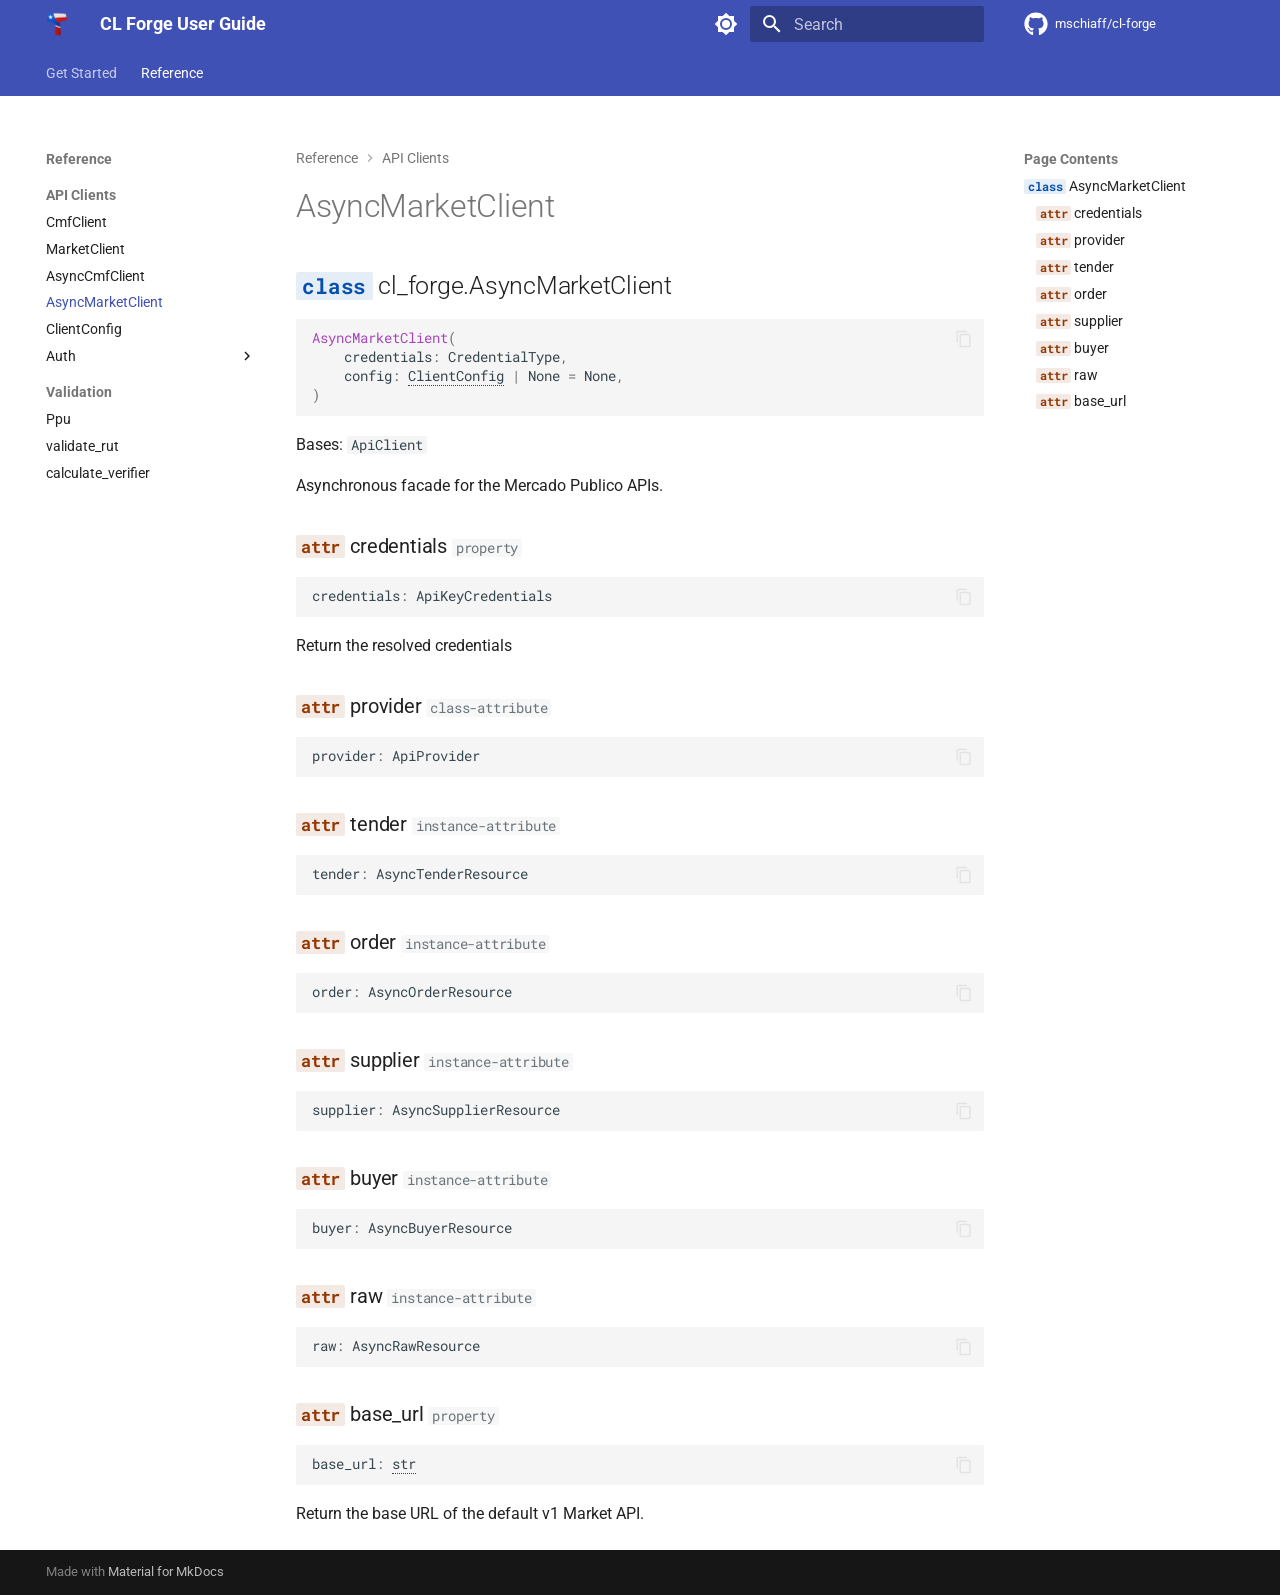
<file: api/AsyncMarketClient/index.html>
<!doctype html>
<html lang="en" class="no-js">
  <head>
    
      <meta charset="utf-8">
      <meta name="viewport" content="width=device-width,initial-scale=1">
      
        <meta name="description" content="Simple yet powerful Chilean tools written in Rust and Python">
      
      
      
        <link rel="canonical" href="https://mschiaff.github.io/cl-forge/api/AsyncMarketClient/">
      
      
        <link rel="prev" href="../AsyncCmfClient/">
      
      
        <link rel="next" href="../ClientConfig/">
      
      
        
      
      
      <link rel="icon" href="../../assets/images/favicon.png">
      <meta name="generator" content="mkdocs-1.6.1, mkdocs-material-9.7.1">
    
    
      
        <title>AsyncMarketClient - CL Forge User Guide</title>
      
    
    
      <link rel="stylesheet" href="../../assets/stylesheets/main.484c7ddc.min.css">
      
        
        <link rel="stylesheet" href="../../assets/stylesheets/palette.ab4e12ef.min.css">
      
      


    
    
      
    
    
      
        
        
        <link rel="preconnect" href="https://fonts.gstatic.com" crossorigin>
        <link rel="stylesheet" href="https://fonts.googleapis.com/css?family=Roboto:300,300i,400,400i,700,700i%7CRoboto+Mono:400,400i,700,700i&display=fallback">
        <style>:root{--md-text-font:"Roboto";--md-code-font:"Roboto Mono"}</style>
      
    
    
      <link rel="stylesheet" href="../../assets/_mkdocstrings.css">
    
      <link rel="stylesheet" href="../../extra/tweaks.css">
    
    <script>__md_scope=new URL("../..",location),__md_hash=e=>[...e].reduce(((e,_)=>(e<<5)-e+_.charCodeAt(0)),0),__md_get=(e,_=localStorage,t=__md_scope)=>JSON.parse(_.getItem(t.pathname+"."+e)),__md_set=(e,_,t=localStorage,a=__md_scope)=>{try{t.setItem(a.pathname+"."+e,JSON.stringify(_))}catch(e){}}</script>
    
      

    
    
  </head>
  
  
    
    
      
    
    
    
    
    <body dir="ltr" data-md-color-scheme="default" data-md-color-primary="custom" data-md-color-accent="indigo">
  
    
    <input class="md-toggle" data-md-toggle="drawer" type="checkbox" id="__drawer" autocomplete="off">
    <input class="md-toggle" data-md-toggle="search" type="checkbox" id="__search" autocomplete="off">
    <label class="md-overlay" for="__drawer"></label>
    <div data-md-component="skip">
      
        
        <a href="#cl_forge.AsyncMarketClient" class="md-skip">
          Skip to content
        </a>
      
    </div>
    <div data-md-component="announce">
      
    </div>
    
    
      

<header class="md-header" data-md-component="header">
  <nav class="md-header__inner md-grid" aria-label="Header">
    <a href="../.." title="CL Forge User Guide" class="md-header__button md-logo" aria-label="CL Forge User Guide" data-md-component="logo">
      
  <img src="../../assets/logo.png" alt="logo">

    </a>
    <label class="md-header__button md-icon" for="__drawer">
      
      <svg xmlns="http://www.w3.org/2000/svg" viewBox="0 0 24 24"><path d="M3 6h18v2H3zm0 5h18v2H3zm0 5h18v2H3z"/></svg>
    </label>
    <div class="md-header__title" data-md-component="header-title">
      <div class="md-header__ellipsis">
        <div class="md-header__topic">
          <span class="md-ellipsis">
            CL Forge User Guide
          </span>
        </div>
        <div class="md-header__topic" data-md-component="header-topic">
          <span class="md-ellipsis">
            
              AsyncMarketClient
            
          </span>
        </div>
      </div>
    </div>
    
      
        <form class="md-header__option" data-md-component="palette">
  
    
    
    
    <input class="md-option" data-md-color-media="(prefers-color-scheme: light)" data-md-color-scheme="default" data-md-color-primary="custom" data-md-color-accent="indigo"  aria-label="Switch to dark mode"  type="radio" name="__palette" id="__palette_0">
    
      <label class="md-header__button md-icon" title="Switch to dark mode" for="__palette_1" hidden>
        <svg xmlns="http://www.w3.org/2000/svg" viewBox="0 0 24 24"><path d="M12 8a4 4 0 0 0-4 4 4 4 0 0 0 4 4 4 4 0 0 0 4-4 4 4 0 0 0-4-4m0 10a6 6 0 0 1-6-6 6 6 0 0 1 6-6 6 6 0 0 1 6 6 6 6 0 0 1-6 6m8-9.31V4h-4.69L12 .69 8.69 4H4v4.69L.69 12 4 15.31V20h4.69L12 23.31 15.31 20H20v-4.69L23.31 12z"/></svg>
      </label>
    
  
    
    
    
    <input class="md-option" data-md-color-media="(prefers-color-scheme: dark)" data-md-color-scheme="slate" data-md-color-primary="custom" data-md-color-accent="indigo"  aria-label="Switch to light mode"  type="radio" name="__palette" id="__palette_1">
    
      <label class="md-header__button md-icon" title="Switch to light mode" for="__palette_0" hidden>
        <svg xmlns="http://www.w3.org/2000/svg" viewBox="0 0 24 24"><path d="M12 18c-.89 0-1.74-.2-2.5-.55C11.56 16.5 13 14.42 13 12s-1.44-4.5-3.5-5.45C10.26 6.2 11.11 6 12 6a6 6 0 0 1 6 6 6 6 0 0 1-6 6m8-9.31V4h-4.69L12 .69 8.69 4H4v4.69L.69 12 4 15.31V20h4.69L12 23.31 15.31 20H20v-4.69L23.31 12z"/></svg>
      </label>
    
  
</form>
      
    
    
      <script>var palette=__md_get("__palette");if(palette&&palette.color){if("(prefers-color-scheme)"===palette.color.media){var media=matchMedia("(prefers-color-scheme: light)"),input=document.querySelector(media.matches?"[data-md-color-media='(prefers-color-scheme: light)']":"[data-md-color-media='(prefers-color-scheme: dark)']");palette.color.media=input.getAttribute("data-md-color-media"),palette.color.scheme=input.getAttribute("data-md-color-scheme"),palette.color.primary=input.getAttribute("data-md-color-primary"),palette.color.accent=input.getAttribute("data-md-color-accent")}for(var[key,value]of Object.entries(palette.color))document.body.setAttribute("data-md-color-"+key,value)}</script>
    
    
    
      
      
        <label class="md-header__button md-icon" for="__search">
          
          <svg xmlns="http://www.w3.org/2000/svg" viewBox="0 0 24 24"><path d="M9.5 3A6.5 6.5 0 0 1 16 9.5c0 1.61-.59 3.09-1.56 4.23l.27.27h.79l5 5-1.5 1.5-5-5v-.79l-.27-.27A6.52 6.52 0 0 1 9.5 16 6.5 6.5 0 0 1 3 9.5 6.5 6.5 0 0 1 9.5 3m0 2C7 5 5 7 5 9.5S7 14 9.5 14 14 12 14 9.5 12 5 9.5 5"/></svg>
        </label>
        <div class="md-search" data-md-component="search" role="dialog">
  <label class="md-search__overlay" for="__search"></label>
  <div class="md-search__inner" role="search">
    <form class="md-search__form" name="search">
      <input type="text" class="md-search__input" name="query" aria-label="Search" placeholder="Search" autocapitalize="off" autocorrect="off" autocomplete="off" spellcheck="false" data-md-component="search-query" required>
      <label class="md-search__icon md-icon" for="__search">
        
        <svg xmlns="http://www.w3.org/2000/svg" viewBox="0 0 24 24"><path d="M9.5 3A6.5 6.5 0 0 1 16 9.5c0 1.61-.59 3.09-1.56 4.23l.27.27h.79l5 5-1.5 1.5-5-5v-.79l-.27-.27A6.52 6.52 0 0 1 9.5 16 6.5 6.5 0 0 1 3 9.5 6.5 6.5 0 0 1 9.5 3m0 2C7 5 5 7 5 9.5S7 14 9.5 14 14 12 14 9.5 12 5 9.5 5"/></svg>
        
        <svg xmlns="http://www.w3.org/2000/svg" viewBox="0 0 24 24"><path d="M20 11v2H8l5.5 5.5-1.42 1.42L4.16 12l7.92-7.92L13.5 5.5 8 11z"/></svg>
      </label>
      <nav class="md-search__options" aria-label="Search">
        
        <button type="reset" class="md-search__icon md-icon" title="Clear" aria-label="Clear" tabindex="-1">
          
          <svg xmlns="http://www.w3.org/2000/svg" viewBox="0 0 24 24"><path d="M19 6.41 17.59 5 12 10.59 6.41 5 5 6.41 10.59 12 5 17.59 6.41 19 12 13.41 17.59 19 19 17.59 13.41 12z"/></svg>
        </button>
      </nav>
      
        <div class="md-search__suggest" data-md-component="search-suggest"></div>
      
    </form>
    <div class="md-search__output">
      <div class="md-search__scrollwrap" tabindex="0" data-md-scrollfix>
        <div class="md-search-result" data-md-component="search-result">
          <div class="md-search-result__meta">
            Initializing search
          </div>
          <ol class="md-search-result__list" role="presentation"></ol>
        </div>
      </div>
    </div>
  </div>
</div>
      
    
    
      <div class="md-header__source">
        <a href="https://github.com/mschiaff/cl-forge" title="Go to repository" class="md-source" data-md-component="source">
  <div class="md-source__icon md-icon">
    
    <svg xmlns="http://www.w3.org/2000/svg" viewBox="0 0 512 512"><!--! Font Awesome Free 7.1.0 by @fontawesome - https://fontawesome.com License - https://fontawesome.com/license/free (Icons: CC BY 4.0, Fonts: SIL OFL 1.1, Code: MIT License) Copyright 2025 Fonticons, Inc.--><path d="M173.9 397.4c0 2-2.3 3.6-5.2 3.6-3.3.3-5.6-1.3-5.6-3.6 0-2 2.3-3.6 5.2-3.6 3-.3 5.6 1.3 5.6 3.6m-31.1-4.5c-.7 2 1.3 4.3 4.3 4.9 2.6 1 5.6 0 6.2-2s-1.3-4.3-4.3-5.2c-2.6-.7-5.5.3-6.2 2.3m44.2-1.7c-2.9.7-4.9 2.6-4.6 4.9.3 2 2.9 3.3 5.9 2.6 2.9-.7 4.9-2.6 4.6-4.6-.3-1.9-3-3.2-5.9-2.9M252.8 8C114.1 8 8 113.3 8 252c0 110.9 69.8 205.8 169.5 239.2 12.8 2.3 17.3-5.6 17.3-12.1 0-6.2-.3-40.4-.3-61.4 0 0-70 15-84.7-29.8 0 0-11.4-29.1-27.8-36.6 0 0-22.9-15.7 1.6-15.4 0 0 24.9 2 38.6 25.8 21.9 38.6 58.6 27.5 72.9 20.9 2.3-16 8.8-27.1 16-33.7-55.9-6.2-112.3-14.3-112.3-110.5 0-27.5 7.6-41.3 23.6-58.9-2.6-6.5-11.1-33.3 2.6-67.9 20.9-6.5 69 27 69 27 20-5.6 41.5-8.5 62.8-8.5s42.8 2.9 62.8 8.5c0 0 48.1-33.6 69-27 13.7 34.7 5.2 61.4 2.6 67.9 16 17.7 25.8 31.5 25.8 58.9 0 96.5-58.9 104.2-114.8 110.5 9.2 7.9 17 22.9 17 46.4 0 33.7-.3 75.4-.3 83.6 0 6.5 4.6 14.4 17.3 12.1C436.2 457.8 504 362.9 504 252 504 113.3 391.5 8 252.8 8M105.2 352.9c-1.3 1-1 3.3.7 5.2 1.6 1.6 3.9 2.3 5.2 1 1.3-1 1-3.3-.7-5.2-1.6-1.6-3.9-2.3-5.2-1m-10.8-8.1c-.7 1.3.3 2.9 2.3 3.9 1.6 1 3.6.7 4.3-.7.7-1.3-.3-2.9-2.3-3.9-2-.6-3.6-.3-4.3.7m32.4 35.6c-1.6 1.3-1 4.3 1.3 6.2 2.3 2.3 5.2 2.6 6.5 1 1.3-1.3.7-4.3-1.3-6.2-2.2-2.3-5.2-2.6-6.5-1m-11.4-14.7c-1.6 1-1.6 3.6 0 5.9s4.3 3.3 5.6 2.3c1.6-1.3 1.6-3.9 0-6.2-1.4-2.3-4-3.3-5.6-2"/></svg>
  </div>
  <div class="md-source__repository">
    mschiaff/cl-forge
  </div>
</a>
      </div>
    
  </nav>
  
</header>
    
    <div class="md-container" data-md-component="container">
      
      
        
          
            
<nav class="md-tabs" aria-label="Tabs" data-md-component="tabs">
  <div class="md-grid">
    <ul class="md-tabs__list">
      
        
  
  
  
  
    
    
      <li class="md-tabs__item">
        <a href="../.." class="md-tabs__link">
          
  
  
  Get Started

        </a>
      </li>
    
  

      
        
  
  
  
    
  
  
    
    
      
  
  
  
    
  
  
    
    
      <li class="md-tabs__item md-tabs__item--active">
        <a href="../CmfClient/" class="md-tabs__link">
          
  
  
  Reference

        </a>
      </li>
    
  

    
  

      
    </ul>
  </div>
</nav>
          
        
      
      <main class="md-main" data-md-component="main">
        <div class="md-main__inner md-grid">
          
            
              
              <div class="md-sidebar md-sidebar--primary" data-md-component="sidebar" data-md-type="navigation" >
                <div class="md-sidebar__scrollwrap">
                  <div class="md-sidebar__inner">
                    


  


<nav class="md-nav md-nav--primary md-nav--lifted" aria-label="Navigation" data-md-level="0">
  <label class="md-nav__title" for="__drawer">
    <a href="../.." title="CL Forge User Guide" class="md-nav__button md-logo" aria-label="CL Forge User Guide" data-md-component="logo">
      
  <img src="../../assets/logo.png" alt="logo">

    </a>
    CL Forge User Guide
  </label>
  
    <div class="md-nav__source">
      <a href="https://github.com/mschiaff/cl-forge" title="Go to repository" class="md-source" data-md-component="source">
  <div class="md-source__icon md-icon">
    
    <svg xmlns="http://www.w3.org/2000/svg" viewBox="0 0 512 512"><!--! Font Awesome Free 7.1.0 by @fontawesome - https://fontawesome.com License - https://fontawesome.com/license/free (Icons: CC BY 4.0, Fonts: SIL OFL 1.1, Code: MIT License) Copyright 2025 Fonticons, Inc.--><path d="M173.9 397.4c0 2-2.3 3.6-5.2 3.6-3.3.3-5.6-1.3-5.6-3.6 0-2 2.3-3.6 5.2-3.6 3-.3 5.6 1.3 5.6 3.6m-31.1-4.5c-.7 2 1.3 4.3 4.3 4.9 2.6 1 5.6 0 6.2-2s-1.3-4.3-4.3-5.2c-2.6-.7-5.5.3-6.2 2.3m44.2-1.7c-2.9.7-4.9 2.6-4.6 4.9.3 2 2.9 3.3 5.9 2.6 2.9-.7 4.9-2.6 4.6-4.6-.3-1.9-3-3.2-5.9-2.9M252.8 8C114.1 8 8 113.3 8 252c0 110.9 69.8 205.8 169.5 239.2 12.8 2.3 17.3-5.6 17.3-12.1 0-6.2-.3-40.4-.3-61.4 0 0-70 15-84.7-29.8 0 0-11.4-29.1-27.8-36.6 0 0-22.9-15.7 1.6-15.4 0 0 24.9 2 38.6 25.8 21.9 38.6 58.6 27.5 72.9 20.9 2.3-16 8.8-27.1 16-33.7-55.9-6.2-112.3-14.3-112.3-110.5 0-27.5 7.6-41.3 23.6-58.9-2.6-6.5-11.1-33.3 2.6-67.9 20.9-6.5 69 27 69 27 20-5.6 41.5-8.5 62.8-8.5s42.8 2.9 62.8 8.5c0 0 48.1-33.6 69-27 13.7 34.7 5.2 61.4 2.6 67.9 16 17.7 25.8 31.5 25.8 58.9 0 96.5-58.9 104.2-114.8 110.5 9.2 7.9 17 22.9 17 46.4 0 33.7-.3 75.4-.3 83.6 0 6.5 4.6 14.4 17.3 12.1C436.2 457.8 504 362.9 504 252 504 113.3 391.5 8 252.8 8M105.2 352.9c-1.3 1-1 3.3.7 5.2 1.6 1.6 3.9 2.3 5.2 1 1.3-1 1-3.3-.7-5.2-1.6-1.6-3.9-2.3-5.2-1m-10.8-8.1c-.7 1.3.3 2.9 2.3 3.9 1.6 1 3.6.7 4.3-.7.7-1.3-.3-2.9-2.3-3.9-2-.6-3.6-.3-4.3.7m32.4 35.6c-1.6 1.3-1 4.3 1.3 6.2 2.3 2.3 5.2 2.6 6.5 1 1.3-1.3.7-4.3-1.3-6.2-2.2-2.3-5.2-2.6-6.5-1m-11.4-14.7c-1.6 1-1.6 3.6 0 5.9s4.3 3.3 5.6 2.3c1.6-1.3 1.6-3.9 0-6.2-1.4-2.3-4-3.3-5.6-2"/></svg>
  </div>
  <div class="md-source__repository">
    mschiaff/cl-forge
  </div>
</a>
    </div>
  
  <ul class="md-nav__list" data-md-scrollfix>
    
      
      
  
  
  
  
    
    
    
    
      
      
        
      
    
    
    <li class="md-nav__item md-nav__item--nested">
      
        
        
        <input class="md-nav__toggle md-toggle " type="checkbox" id="__nav_1" >
        
          
          <label class="md-nav__link" for="__nav_1" id="__nav_1_label" tabindex="0">
            
  
  
  <span class="md-ellipsis">
    
  
    Get Started
  

    
  </span>
  
  

            <span class="md-nav__icon md-icon"></span>
          </label>
        
        <nav class="md-nav" data-md-level="1" aria-labelledby="__nav_1_label" aria-expanded="false">
          <label class="md-nav__title" for="__nav_1">
            <span class="md-nav__icon md-icon"></span>
            
  
    Get Started
  

          </label>
          <ul class="md-nav__list" data-md-scrollfix>
            
              
                
  
  
  
  
    <li class="md-nav__item">
      <a href="../.." class="md-nav__link">
        
  
  
  <span class="md-ellipsis">
    
  
    Welcome to CL Forge
  

    
  </span>
  
  

      </a>
    </li>
  

              
            
              
                
  
  
  
  
    <li class="md-nav__item">
      <a href="../../install/" class="md-nav__link">
        
  
  
  <span class="md-ellipsis">
    
  
    Installation
  

    
  </span>
  
  

      </a>
    </li>
  

              
            
              
                
  
  
  
  
    <li class="md-nav__item">
      <a href="../../contributing/" class="md-nav__link">
        
  
  
  <span class="md-ellipsis">
    
  
    Contributing
  

    
  </span>
  
  

      </a>
    </li>
  

              
            
          </ul>
        </nav>
      
    </li>
  

    
      
      
  
  
    
  
  
  
    
    
    
    
      
        
        
      
      
        
      
    
    
    <li class="md-nav__item md-nav__item--active md-nav__item--section md-nav__item--nested">
      
        
        
        <input class="md-nav__toggle md-toggle " type="checkbox" id="__nav_2" checked>
        
          
          <label class="md-nav__link" for="__nav_2" id="__nav_2_label" tabindex="">
            
  
  
  <span class="md-ellipsis">
    
  
    Reference
  

    
  </span>
  
  

            <span class="md-nav__icon md-icon"></span>
          </label>
        
        <nav class="md-nav" data-md-level="1" aria-labelledby="__nav_2_label" aria-expanded="true">
          <label class="md-nav__title" for="__nav_2">
            <span class="md-nav__icon md-icon"></span>
            
  
    Reference
  

          </label>
          <ul class="md-nav__list" data-md-scrollfix>
            
              
                
  
  
    
  
  
  
    
    
    
    
      
      
        
          
          
        
      
    
    
    <li class="md-nav__item md-nav__item--active md-nav__item--section md-nav__item--nested">
      
        
        
        <input class="md-nav__toggle md-toggle " type="checkbox" id="__nav_2_1" checked>
        
          
          <label class="md-nav__link" for="__nav_2_1" id="__nav_2_1_label" tabindex="">
            
  
  
  <span class="md-ellipsis">
    
  
    API Clients
  

    
  </span>
  
  

            <span class="md-nav__icon md-icon"></span>
          </label>
        
        <nav class="md-nav" data-md-level="2" aria-labelledby="__nav_2_1_label" aria-expanded="true">
          <label class="md-nav__title" for="__nav_2_1">
            <span class="md-nav__icon md-icon"></span>
            
  
    API Clients
  

          </label>
          <ul class="md-nav__list" data-md-scrollfix>
            
              
                
  
  
  
  
    <li class="md-nav__item">
      <a href="../CmfClient/" class="md-nav__link">
        
  
  
  <span class="md-ellipsis">
    
  
    CmfClient
  

    
  </span>
  
  

      </a>
    </li>
  

              
            
              
                
  
  
  
  
    <li class="md-nav__item">
      <a href="../MarketClient/" class="md-nav__link">
        
  
  
  <span class="md-ellipsis">
    
  
    MarketClient
  

    
  </span>
  
  

      </a>
    </li>
  

              
            
              
                
  
  
  
  
    <li class="md-nav__item">
      <a href="../AsyncCmfClient/" class="md-nav__link">
        
  
  
  <span class="md-ellipsis">
    
  
    AsyncCmfClient
  

    
  </span>
  
  

      </a>
    </li>
  

              
            
              
                
  
  
    
  
  
  
    <li class="md-nav__item md-nav__item--active">
      
      <input class="md-nav__toggle md-toggle" type="checkbox" id="__toc">
      
      
      
        <label class="md-nav__link md-nav__link--active" for="__toc">
          
  
  
  <span class="md-ellipsis">
    
  
    AsyncMarketClient
  

    
  </span>
  
  

          <span class="md-nav__icon md-icon"></span>
        </label>
      
      <a href="./" class="md-nav__link md-nav__link--active">
        
  
  
  <span class="md-ellipsis">
    
  
    AsyncMarketClient
  

    
  </span>
  
  

      </a>
      
        

  

<nav class="md-nav md-nav--secondary" aria-label="Page Contents">
  
  
  
  
    <label class="md-nav__title" for="__toc">
      <span class="md-nav__icon md-icon"></span>
      Page Contents
    </label>
    <ul class="md-nav__list" data-md-component="toc" data-md-scrollfix>
      
        <li class="md-nav__item">
  <a href="#cl_forge.AsyncMarketClient" class="md-nav__link">
    <span class="md-ellipsis">
      
        <code class="doc-symbol doc-symbol-toc doc-symbol-class"></code>&nbsp;AsyncMarketClient
      
    </span>
  </a>
  
    <nav class="md-nav" aria-label=" AsyncMarketClient">
      <ul class="md-nav__list">
        
          <li class="md-nav__item">
  <a href="#cl_forge.AsyncMarketClient.credentials" class="md-nav__link">
    <span class="md-ellipsis">
      
        <code class="doc-symbol doc-symbol-toc doc-symbol-attribute"></code>&nbsp;credentials
      
    </span>
  </a>
  
</li>
        
          <li class="md-nav__item">
  <a href="#cl_forge.AsyncMarketClient.provider" class="md-nav__link">
    <span class="md-ellipsis">
      
        <code class="doc-symbol doc-symbol-toc doc-symbol-attribute"></code>&nbsp;provider
      
    </span>
  </a>
  
</li>
        
          <li class="md-nav__item">
  <a href="#cl_forge.AsyncMarketClient.tender" class="md-nav__link">
    <span class="md-ellipsis">
      
        <code class="doc-symbol doc-symbol-toc doc-symbol-attribute"></code>&nbsp;tender
      
    </span>
  </a>
  
</li>
        
          <li class="md-nav__item">
  <a href="#cl_forge.AsyncMarketClient.order" class="md-nav__link">
    <span class="md-ellipsis">
      
        <code class="doc-symbol doc-symbol-toc doc-symbol-attribute"></code>&nbsp;order
      
    </span>
  </a>
  
</li>
        
          <li class="md-nav__item">
  <a href="#cl_forge.AsyncMarketClient.supplier" class="md-nav__link">
    <span class="md-ellipsis">
      
        <code class="doc-symbol doc-symbol-toc doc-symbol-attribute"></code>&nbsp;supplier
      
    </span>
  </a>
  
</li>
        
          <li class="md-nav__item">
  <a href="#cl_forge.AsyncMarketClient.buyer" class="md-nav__link">
    <span class="md-ellipsis">
      
        <code class="doc-symbol doc-symbol-toc doc-symbol-attribute"></code>&nbsp;buyer
      
    </span>
  </a>
  
</li>
        
          <li class="md-nav__item">
  <a href="#cl_forge.AsyncMarketClient.raw" class="md-nav__link">
    <span class="md-ellipsis">
      
        <code class="doc-symbol doc-symbol-toc doc-symbol-attribute"></code>&nbsp;raw
      
    </span>
  </a>
  
</li>
        
          <li class="md-nav__item">
  <a href="#cl_forge.AsyncMarketClient.base_url" class="md-nav__link">
    <span class="md-ellipsis">
      
        <code class="doc-symbol doc-symbol-toc doc-symbol-attribute"></code>&nbsp;base_url
      
    </span>
  </a>
  
</li>
        
      </ul>
    </nav>
  
</li>
      
    </ul>
  
</nav>
      
    </li>
  

              
            
              
                
  
  
  
  
    <li class="md-nav__item">
      <a href="../ClientConfig/" class="md-nav__link">
        
  
  
  <span class="md-ellipsis">
    
  
    ClientConfig
  

    
  </span>
  
  

      </a>
    </li>
  

              
            
              
                
  
  
  
  
    
    
    
    
      
      
        
      
    
    
    <li class="md-nav__item md-nav__item--nested">
      
        
        
        <input class="md-nav__toggle md-toggle " type="checkbox" id="__nav_2_1_6" >
        
          
          <label class="md-nav__link" for="__nav_2_1_6" id="__nav_2_1_6_label" tabindex="0">
            
  
  
  <span class="md-ellipsis">
    
  
    Auth
  

    
  </span>
  
  

            <span class="md-nav__icon md-icon"></span>
          </label>
        
        <nav class="md-nav" data-md-level="3" aria-labelledby="__nav_2_1_6_label" aria-expanded="false">
          <label class="md-nav__title" for="__nav_2_1_6">
            <span class="md-nav__icon md-icon"></span>
            
  
    Auth
  

          </label>
          <ul class="md-nav__list" data-md-scrollfix>
            
              
                
  
  
  
  
    <li class="md-nav__item">
      <a href="../DotEnvCredentials/" class="md-nav__link">
        
  
  
  <span class="md-ellipsis">
    
  
    DotEnvCredentials
  

    
  </span>
  
  

      </a>
    </li>
  

              
            
              
                
  
  
  
  
    <li class="md-nav__item">
      <a href="../EnvCredentials/" class="md-nav__link">
        
  
  
  <span class="md-ellipsis">
    
  
    EnvCredentials
  

    
  </span>
  
  

      </a>
    </li>
  

              
            
          </ul>
        </nav>
      
    </li>
  

              
            
          </ul>
        </nav>
      
    </li>
  

              
            
              
                
  
  
  
  
    
    
    
    
      
      
        
          
          
        
      
    
    
    <li class="md-nav__item md-nav__item--section md-nav__item--nested">
      
        
        
        <input class="md-nav__toggle md-toggle " type="checkbox" id="__nav_2_2" >
        
          
          <label class="md-nav__link" for="__nav_2_2" id="__nav_2_2_label" tabindex="">
            
  
  
  <span class="md-ellipsis">
    
  
    Validation
  

    
  </span>
  
  

            <span class="md-nav__icon md-icon"></span>
          </label>
        
        <nav class="md-nav" data-md-level="2" aria-labelledby="__nav_2_2_label" aria-expanded="false">
          <label class="md-nav__title" for="__nav_2_2">
            <span class="md-nav__icon md-icon"></span>
            
  
    Validation
  

          </label>
          <ul class="md-nav__list" data-md-scrollfix>
            
              
                
  
  
  
  
    <li class="md-nav__item">
      <a href="../Ppu/" class="md-nav__link">
        
  
  
  <span class="md-ellipsis">
    
  
    Ppu
  

    
  </span>
  
  

      </a>
    </li>
  

              
            
              
                
  
  
  
  
    <li class="md-nav__item">
      <a href="../validate_rut/" class="md-nav__link">
        
  
  
  <span class="md-ellipsis">
    
  
    validate_rut
  

    
  </span>
  
  

      </a>
    </li>
  

              
            
              
                
  
  
  
  
    <li class="md-nav__item">
      <a href="../calculate_verifier/" class="md-nav__link">
        
  
  
  <span class="md-ellipsis">
    
  
    calculate_verifier
  

    
  </span>
  
  

      </a>
    </li>
  

              
            
          </ul>
        </nav>
      
    </li>
  

              
            
          </ul>
        </nav>
      
    </li>
  

    
  </ul>
</nav>
                  </div>
                </div>
              </div>
            
            
              
              <div class="md-sidebar md-sidebar--secondary" data-md-component="sidebar" data-md-type="toc" >
                <div class="md-sidebar__scrollwrap">
                  <div class="md-sidebar__inner">
                    

  

<nav class="md-nav md-nav--secondary" aria-label="Page Contents">
  
  
  
  
    <label class="md-nav__title" for="__toc">
      <span class="md-nav__icon md-icon"></span>
      Page Contents
    </label>
    <ul class="md-nav__list" data-md-component="toc" data-md-scrollfix>
      
        <li class="md-nav__item">
  <a href="#cl_forge.AsyncMarketClient" class="md-nav__link">
    <span class="md-ellipsis">
      
        <code class="doc-symbol doc-symbol-toc doc-symbol-class"></code>&nbsp;AsyncMarketClient
      
    </span>
  </a>
  
    <nav class="md-nav" aria-label=" AsyncMarketClient">
      <ul class="md-nav__list">
        
          <li class="md-nav__item">
  <a href="#cl_forge.AsyncMarketClient.credentials" class="md-nav__link">
    <span class="md-ellipsis">
      
        <code class="doc-symbol doc-symbol-toc doc-symbol-attribute"></code>&nbsp;credentials
      
    </span>
  </a>
  
</li>
        
          <li class="md-nav__item">
  <a href="#cl_forge.AsyncMarketClient.provider" class="md-nav__link">
    <span class="md-ellipsis">
      
        <code class="doc-symbol doc-symbol-toc doc-symbol-attribute"></code>&nbsp;provider
      
    </span>
  </a>
  
</li>
        
          <li class="md-nav__item">
  <a href="#cl_forge.AsyncMarketClient.tender" class="md-nav__link">
    <span class="md-ellipsis">
      
        <code class="doc-symbol doc-symbol-toc doc-symbol-attribute"></code>&nbsp;tender
      
    </span>
  </a>
  
</li>
        
          <li class="md-nav__item">
  <a href="#cl_forge.AsyncMarketClient.order" class="md-nav__link">
    <span class="md-ellipsis">
      
        <code class="doc-symbol doc-symbol-toc doc-symbol-attribute"></code>&nbsp;order
      
    </span>
  </a>
  
</li>
        
          <li class="md-nav__item">
  <a href="#cl_forge.AsyncMarketClient.supplier" class="md-nav__link">
    <span class="md-ellipsis">
      
        <code class="doc-symbol doc-symbol-toc doc-symbol-attribute"></code>&nbsp;supplier
      
    </span>
  </a>
  
</li>
        
          <li class="md-nav__item">
  <a href="#cl_forge.AsyncMarketClient.buyer" class="md-nav__link">
    <span class="md-ellipsis">
      
        <code class="doc-symbol doc-symbol-toc doc-symbol-attribute"></code>&nbsp;buyer
      
    </span>
  </a>
  
</li>
        
          <li class="md-nav__item">
  <a href="#cl_forge.AsyncMarketClient.raw" class="md-nav__link">
    <span class="md-ellipsis">
      
        <code class="doc-symbol doc-symbol-toc doc-symbol-attribute"></code>&nbsp;raw
      
    </span>
  </a>
  
</li>
        
          <li class="md-nav__item">
  <a href="#cl_forge.AsyncMarketClient.base_url" class="md-nav__link">
    <span class="md-ellipsis">
      
        <code class="doc-symbol doc-symbol-toc doc-symbol-attribute"></code>&nbsp;base_url
      
    </span>
  </a>
  
</li>
        
      </ul>
    </nav>
  
</li>
      
    </ul>
  
</nav>
                  </div>
                </div>
              </div>
            
          
          
            <div class="md-content" data-md-component="content">
              
                




  <nav class="md-path" aria-label="Navigation" >
    <ol class="md-path__list">
      
      
        
  
  
    
    
      
  
  
    
    
      <li class="md-path__item">
        <a href="../CmfClient/" class="md-path__link">
          
  <span class="md-ellipsis">
    Reference
  </span>

        </a>
      </li>
    
  

    
  

      
        
  
  
    
    
      <li class="md-path__item">
        <a href="../CmfClient/" class="md-path__link">
          
  <span class="md-ellipsis">
    API Clients
  </span>

        </a>
      </li>
    
  

      
    </ol>
  </nav>

              
              <article class="md-content__inner md-typeset">
                
                  


  
  


  <h1>AsyncMarketClient</h1>

<div class="doc doc-object doc-class">



<h2 id="cl_forge.AsyncMarketClient" class="doc doc-heading">
<code class="doc-symbol doc-symbol-heading doc-symbol-class"></code>            <span class="doc doc-object-name doc-class-name">cl_forge.AsyncMarketClient</span>


<a href="#cl_forge.AsyncMarketClient" class="headerlink" title="Permanent link">&para;</a></h2>
<div class="language-python doc-signature highlight"><pre><span></span><code><span id="__span-0-1"><a id="__codelineno-0-1" name="__codelineno-0-1" href="#__codelineno-0-1"></a><span class="nf">AsyncMarketClient</span><span class="p">(</span>
</span><span id="__span-0-2"><a id="__codelineno-0-2" name="__codelineno-0-2" href="#__codelineno-0-2"></a>    <span class="n">credentials</span><span class="p">:</span> <span class="n"><span title="cl_forge.rest.auth.types.CredentialType">CredentialType</span></span><span class="p">,</span>
</span><span id="__span-0-3"><a id="__codelineno-0-3" name="__codelineno-0-3" href="#__codelineno-0-3"></a>    <span class="n">config</span><span class="p">:</span> <span class="n"><a class="autorefs autorefs-internal" title="            cl_forge.ClientConfig (cl_forge.rest.client.config.ClientConfig)" href="../ClientConfig/#cl_forge.ClientConfig">ClientConfig</a></span> <span class="o">|</span> <span class="kc">None</span> <span class="o">=</span> <span class="kc">None</span><span class="p">,</span>
</span><span id="__span-0-4"><a id="__codelineno-0-4" name="__codelineno-0-4" href="#__codelineno-0-4"></a><span class="p">)</span>
</span></code></pre></div>

    <div class="doc doc-contents first">
            <p class="doc doc-class-bases">
              Bases: <code><span title="cl_forge.rest.client.base.ApiClient">ApiClient</span></code></p>



        <p>Asynchronous facade for the Mercado Publico APIs.</p>











<div class="doc doc-children">







<div class="doc doc-object doc-attribute">



<h3 id="cl_forge.AsyncMarketClient.credentials" class="doc doc-heading">
<code class="doc-symbol doc-symbol-heading doc-symbol-attribute"></code>            <span class="doc doc-object-name doc-attribute-name">credentials</span>


  <span class="doc doc-labels">
      <small class="doc doc-label doc-label-property"><code>property</code></small>
  </span>

<a href="#cl_forge.AsyncMarketClient.credentials" class="headerlink" title="Permanent link">&para;</a></h3>
<div class="language-python doc-signature highlight"><pre><span></span><code><span id="__span-0-1"><a id="__codelineno-0-1" name="__codelineno-0-1" href="#__codelineno-0-1"></a><span class="n">credentials</span><span class="p">:</span> <span class="n"><span title="cl_forge.rest.auth.base.ApiKeyCredentials">ApiKeyCredentials</span></span>
</span></code></pre></div>

    <div class="doc doc-contents ">

        <p>Return the resolved credentials</p>

    </div>

</div>

<div class="doc doc-object doc-attribute">



<h3 id="cl_forge.AsyncMarketClient.provider" class="doc doc-heading">
<code class="doc-symbol doc-symbol-heading doc-symbol-attribute"></code>            <span class="doc doc-object-name doc-attribute-name">provider</span>


  <span class="doc doc-labels">
      <small class="doc doc-label doc-label-class-attribute"><code>class-attribute</code></small>
  </span>

<a href="#cl_forge.AsyncMarketClient.provider" class="headerlink" title="Permanent link">&para;</a></h3>
<div class="language-python doc-signature highlight"><pre><span></span><code><span id="__span-0-1"><a id="__codelineno-0-1" name="__codelineno-0-1" href="#__codelineno-0-1"></a><span class="n">provider</span><span class="p">:</span> <span class="n"><span title="cl_forge.rest.auth.enums.ApiProvider">ApiProvider</span></span>
</span></code></pre></div>

    <div class="doc doc-contents ">

    </div>

</div>

<div class="doc doc-object doc-attribute">



<h3 id="cl_forge.AsyncMarketClient.tender" class="doc doc-heading">
<code class="doc-symbol doc-symbol-heading doc-symbol-attribute"></code>            <span class="doc doc-object-name doc-attribute-name">tender</span>


  <span class="doc doc-labels">
      <small class="doc doc-label doc-label-instance-attribute"><code>instance-attribute</code></small>
  </span>

<a href="#cl_forge.AsyncMarketClient.tender" class="headerlink" title="Permanent link">&para;</a></h3>
<div class="language-python doc-signature highlight"><pre><span></span><code><span id="__span-0-1"><a id="__codelineno-0-1" name="__codelineno-0-1" href="#__codelineno-0-1"></a><span class="n">tender</span><span class="p">:</span> <span class="n"><span title="cl_forge.rest.market.resources.tenders.AsyncTenderResource">AsyncTenderResource</span></span>
</span></code></pre></div>

    <div class="doc doc-contents ">

    </div>

</div>

<div class="doc doc-object doc-attribute">



<h3 id="cl_forge.AsyncMarketClient.order" class="doc doc-heading">
<code class="doc-symbol doc-symbol-heading doc-symbol-attribute"></code>            <span class="doc doc-object-name doc-attribute-name">order</span>


  <span class="doc doc-labels">
      <small class="doc doc-label doc-label-instance-attribute"><code>instance-attribute</code></small>
  </span>

<a href="#cl_forge.AsyncMarketClient.order" class="headerlink" title="Permanent link">&para;</a></h3>
<div class="language-python doc-signature highlight"><pre><span></span><code><span id="__span-0-1"><a id="__codelineno-0-1" name="__codelineno-0-1" href="#__codelineno-0-1"></a><span class="n">order</span><span class="p">:</span> <span class="n"><span title="cl_forge.rest.market.resources.orders.AsyncOrderResource">AsyncOrderResource</span></span>
</span></code></pre></div>

    <div class="doc doc-contents ">

    </div>

</div>

<div class="doc doc-object doc-attribute">



<h3 id="cl_forge.AsyncMarketClient.supplier" class="doc doc-heading">
<code class="doc-symbol doc-symbol-heading doc-symbol-attribute"></code>            <span class="doc doc-object-name doc-attribute-name">supplier</span>


  <span class="doc doc-labels">
      <small class="doc doc-label doc-label-instance-attribute"><code>instance-attribute</code></small>
  </span>

<a href="#cl_forge.AsyncMarketClient.supplier" class="headerlink" title="Permanent link">&para;</a></h3>
<div class="language-python doc-signature highlight"><pre><span></span><code><span id="__span-0-1"><a id="__codelineno-0-1" name="__codelineno-0-1" href="#__codelineno-0-1"></a><span class="n">supplier</span><span class="p">:</span> <span class="n"><span title="cl_forge.rest.market.resources.directory.AsyncSupplierResource">AsyncSupplierResource</span></span>
</span></code></pre></div>

    <div class="doc doc-contents ">

    </div>

</div>

<div class="doc doc-object doc-attribute">



<h3 id="cl_forge.AsyncMarketClient.buyer" class="doc doc-heading">
<code class="doc-symbol doc-symbol-heading doc-symbol-attribute"></code>            <span class="doc doc-object-name doc-attribute-name">buyer</span>


  <span class="doc doc-labels">
      <small class="doc doc-label doc-label-instance-attribute"><code>instance-attribute</code></small>
  </span>

<a href="#cl_forge.AsyncMarketClient.buyer" class="headerlink" title="Permanent link">&para;</a></h3>
<div class="language-python doc-signature highlight"><pre><span></span><code><span id="__span-0-1"><a id="__codelineno-0-1" name="__codelineno-0-1" href="#__codelineno-0-1"></a><span class="n">buyer</span><span class="p">:</span> <span class="n"><span title="cl_forge.rest.market.resources.directory.AsyncBuyerResource">AsyncBuyerResource</span></span>
</span></code></pre></div>

    <div class="doc doc-contents ">

    </div>

</div>

<div class="doc doc-object doc-attribute">



<h3 id="cl_forge.AsyncMarketClient.raw" class="doc doc-heading">
<code class="doc-symbol doc-symbol-heading doc-symbol-attribute"></code>            <span class="doc doc-object-name doc-attribute-name">raw</span>


  <span class="doc doc-labels">
      <small class="doc doc-label doc-label-instance-attribute"><code>instance-attribute</code></small>
  </span>

<a href="#cl_forge.AsyncMarketClient.raw" class="headerlink" title="Permanent link">&para;</a></h3>
<div class="language-python doc-signature highlight"><pre><span></span><code><span id="__span-0-1"><a id="__codelineno-0-1" name="__codelineno-0-1" href="#__codelineno-0-1"></a><span class="n">raw</span><span class="p">:</span> <span class="n"><span title="cl_forge.rest.market.resources.raw.AsyncRawResource">AsyncRawResource</span></span>
</span></code></pre></div>

    <div class="doc doc-contents ">

    </div>

</div>

<div class="doc doc-object doc-attribute">



<h3 id="cl_forge.AsyncMarketClient.base_url" class="doc doc-heading">
<code class="doc-symbol doc-symbol-heading doc-symbol-attribute"></code>            <span class="doc doc-object-name doc-attribute-name">base_url</span>


  <span class="doc doc-labels">
      <small class="doc doc-label doc-label-property"><code>property</code></small>
  </span>

<a href="#cl_forge.AsyncMarketClient.base_url" class="headerlink" title="Permanent link">&para;</a></h3>
<div class="language-python doc-signature highlight"><pre><span></span><code><span id="__span-0-1"><a id="__codelineno-0-1" name="__codelineno-0-1" href="#__codelineno-0-1"></a><span class="n">base_url</span><span class="p">:</span> <span class="n"><a class="autorefs autorefs-external" href="https://docs.python.org/3/library/stdtypes.html#str">str</a></span>
</span></code></pre></div>

    <div class="doc doc-contents ">

        <p>Return the base URL of the default v1 Market API.</p>

    </div>

</div>






  </div>

    </div>

</div>












                
              </article>
            </div>
          
          
  <script>var tabs=__md_get("__tabs");if(Array.isArray(tabs))e:for(var set of document.querySelectorAll(".tabbed-set")){var labels=set.querySelector(".tabbed-labels");for(var tab of tabs)for(var label of labels.getElementsByTagName("label"))if(label.innerText.trim()===tab){var input=document.getElementById(label.htmlFor);input.checked=!0;continue e}}</script>

<script>var target=document.getElementById(location.hash.slice(1));target&&target.name&&(target.checked=target.name.startsWith("__tabbed_"))</script>
        </div>
        
          <button type="button" class="md-top md-icon" data-md-component="top" hidden>
  
  <svg xmlns="http://www.w3.org/2000/svg" viewBox="0 0 24 24"><path d="M13 20h-2V8l-5.5 5.5-1.42-1.42L12 4.16l7.92 7.92-1.42 1.42L13 8z"/></svg>
  Back to top
</button>
        
      </main>
      
        <footer class="md-footer">
  
  <div class="md-footer-meta md-typeset">
    <div class="md-footer-meta__inner md-grid">
      <div class="md-copyright">
  
  
    Made with
    <a href="https://squidfunk.github.io/mkdocs-material/" target="_blank" rel="noopener">
      Material for MkDocs
    </a>
  
</div>
      
    </div>
  </div>
</footer>
      
    </div>
    <div class="md-dialog" data-md-component="dialog">
      <div class="md-dialog__inner md-typeset"></div>
    </div>
    
    
    
      
      
      <script id="__config" type="application/json">{"annotate": null, "base": "../..", "features": ["content.code.copy", "content.tabs.link", "navigation.sections", "navigation.tabs", "navigation.path", "navigation.top", "search.suggest", "toc.follow"], "search": "../../assets/javascripts/workers/search.2c215733.min.js", "tags": null, "translations": {"clipboard.copied": "Copied to clipboard", "clipboard.copy": "Copy to clipboard", "search.result.more.one": "1 more on this page", "search.result.more.other": "# more on this page", "search.result.none": "No matching documents", "search.result.one": "1 matching document", "search.result.other": "# matching documents", "search.result.placeholder": "Type to start searching", "search.result.term.missing": "Missing", "select.version": "Select version"}, "version": null}</script>
    
    
      <script src="../../assets/javascripts/bundle.79ae519e.min.js"></script>
      
    
  </body>
</html>
</file>
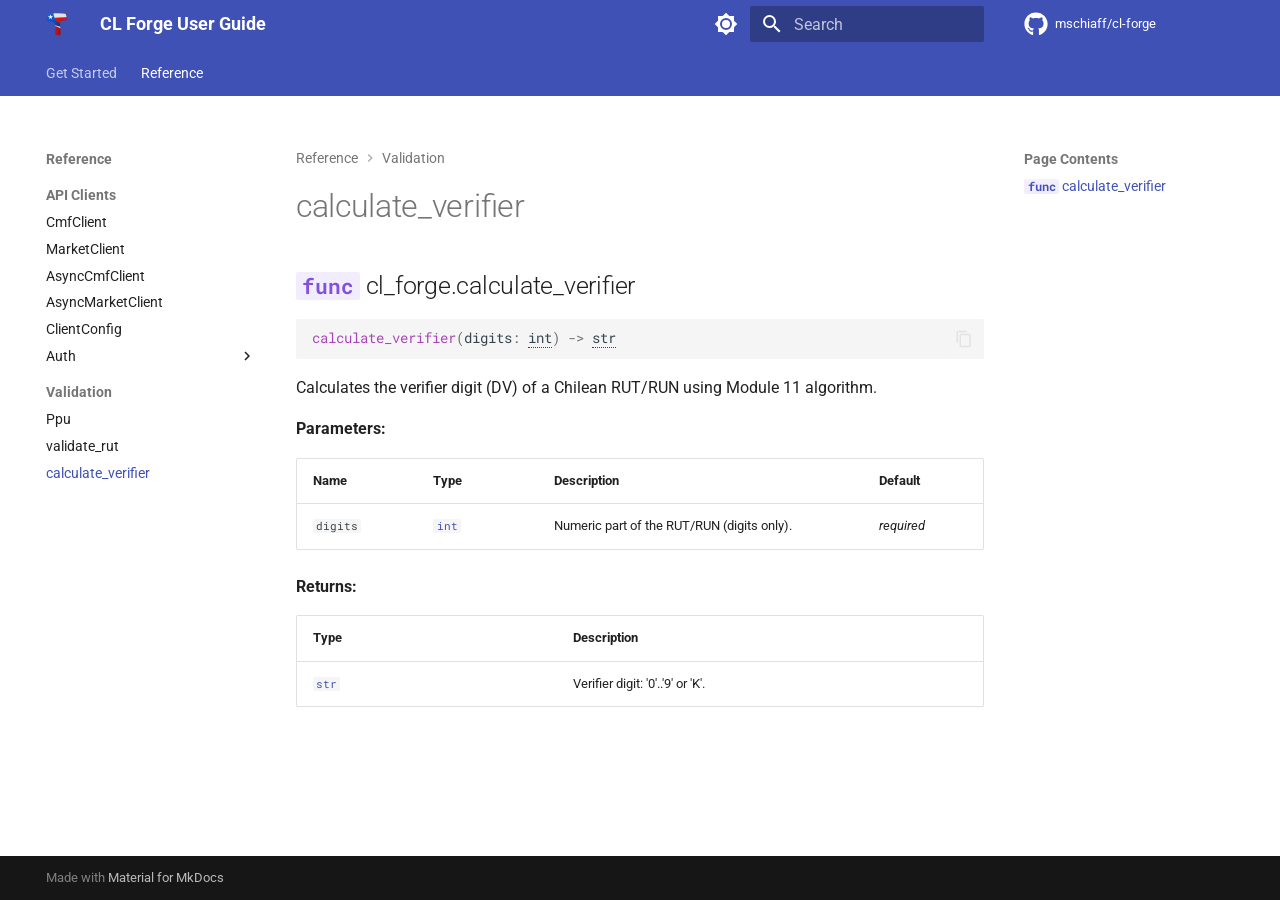
<file: api/calculate_verifier/index.html>
<!doctype html>
<html lang="en" class="no-js">
  <head>
    
      <meta charset="utf-8">
      <meta name="viewport" content="width=device-width,initial-scale=1">
      
        <meta name="description" content="Simple yet powerful Chilean tools written in Rust and Python">
      
      
      
        <link rel="canonical" href="https://mschiaff.github.io/cl-forge/api/calculate_verifier/">
      
      
        <link rel="prev" href="../validate_rut/">
      
      
      
        
      
      
      <link rel="icon" href="../../assets/images/favicon.png">
      <meta name="generator" content="mkdocs-1.6.1, mkdocs-material-9.7.1">
    
    
      
        <title>calculate_verifier - CL Forge User Guide</title>
      
    
    
      <link rel="stylesheet" href="../../assets/stylesheets/main.484c7ddc.min.css">
      
        
        <link rel="stylesheet" href="../../assets/stylesheets/palette.ab4e12ef.min.css">
      
      


    
    
      
    
    
      
        
        
        <link rel="preconnect" href="https://fonts.gstatic.com" crossorigin>
        <link rel="stylesheet" href="https://fonts.googleapis.com/css?family=Roboto:300,300i,400,400i,700,700i%7CRoboto+Mono:400,400i,700,700i&display=fallback">
        <style>:root{--md-text-font:"Roboto";--md-code-font:"Roboto Mono"}</style>
      
    
    
      <link rel="stylesheet" href="../../assets/_mkdocstrings.css">
    
      <link rel="stylesheet" href="../../extra/tweaks.css">
    
    <script>__md_scope=new URL("../..",location),__md_hash=e=>[...e].reduce(((e,_)=>(e<<5)-e+_.charCodeAt(0)),0),__md_get=(e,_=localStorage,t=__md_scope)=>JSON.parse(_.getItem(t.pathname+"."+e)),__md_set=(e,_,t=localStorage,a=__md_scope)=>{try{t.setItem(a.pathname+"."+e,JSON.stringify(_))}catch(e){}}</script>
    
      

    
    
  </head>
  
  
    
    
      
    
    
    
    
    <body dir="ltr" data-md-color-scheme="default" data-md-color-primary="custom" data-md-color-accent="indigo">
  
    
    <input class="md-toggle" data-md-toggle="drawer" type="checkbox" id="__drawer" autocomplete="off">
    <input class="md-toggle" data-md-toggle="search" type="checkbox" id="__search" autocomplete="off">
    <label class="md-overlay" for="__drawer"></label>
    <div data-md-component="skip">
      
        
        <a href="#cl_forge.calculate_verifier" class="md-skip">
          Skip to content
        </a>
      
    </div>
    <div data-md-component="announce">
      
    </div>
    
    
      

<header class="md-header" data-md-component="header">
  <nav class="md-header__inner md-grid" aria-label="Header">
    <a href="../.." title="CL Forge User Guide" class="md-header__button md-logo" aria-label="CL Forge User Guide" data-md-component="logo">
      
  <img src="../../assets/logo.png" alt="logo">

    </a>
    <label class="md-header__button md-icon" for="__drawer">
      
      <svg xmlns="http://www.w3.org/2000/svg" viewBox="0 0 24 24"><path d="M3 6h18v2H3zm0 5h18v2H3zm0 5h18v2H3z"/></svg>
    </label>
    <div class="md-header__title" data-md-component="header-title">
      <div class="md-header__ellipsis">
        <div class="md-header__topic">
          <span class="md-ellipsis">
            CL Forge User Guide
          </span>
        </div>
        <div class="md-header__topic" data-md-component="header-topic">
          <span class="md-ellipsis">
            
              calculate_verifier
            
          </span>
        </div>
      </div>
    </div>
    
      
        <form class="md-header__option" data-md-component="palette">
  
    
    
    
    <input class="md-option" data-md-color-media="(prefers-color-scheme: light)" data-md-color-scheme="default" data-md-color-primary="custom" data-md-color-accent="indigo"  aria-label="Switch to dark mode"  type="radio" name="__palette" id="__palette_0">
    
      <label class="md-header__button md-icon" title="Switch to dark mode" for="__palette_1" hidden>
        <svg xmlns="http://www.w3.org/2000/svg" viewBox="0 0 24 24"><path d="M12 8a4 4 0 0 0-4 4 4 4 0 0 0 4 4 4 4 0 0 0 4-4 4 4 0 0 0-4-4m0 10a6 6 0 0 1-6-6 6 6 0 0 1 6-6 6 6 0 0 1 6 6 6 6 0 0 1-6 6m8-9.31V4h-4.69L12 .69 8.69 4H4v4.69L.69 12 4 15.31V20h4.69L12 23.31 15.31 20H20v-4.69L23.31 12z"/></svg>
      </label>
    
  
    
    
    
    <input class="md-option" data-md-color-media="(prefers-color-scheme: dark)" data-md-color-scheme="slate" data-md-color-primary="custom" data-md-color-accent="indigo"  aria-label="Switch to light mode"  type="radio" name="__palette" id="__palette_1">
    
      <label class="md-header__button md-icon" title="Switch to light mode" for="__palette_0" hidden>
        <svg xmlns="http://www.w3.org/2000/svg" viewBox="0 0 24 24"><path d="M12 18c-.89 0-1.74-.2-2.5-.55C11.56 16.5 13 14.42 13 12s-1.44-4.5-3.5-5.45C10.26 6.2 11.11 6 12 6a6 6 0 0 1 6 6 6 6 0 0 1-6 6m8-9.31V4h-4.69L12 .69 8.69 4H4v4.69L.69 12 4 15.31V20h4.69L12 23.31 15.31 20H20v-4.69L23.31 12z"/></svg>
      </label>
    
  
</form>
      
    
    
      <script>var palette=__md_get("__palette");if(palette&&palette.color){if("(prefers-color-scheme)"===palette.color.media){var media=matchMedia("(prefers-color-scheme: light)"),input=document.querySelector(media.matches?"[data-md-color-media='(prefers-color-scheme: light)']":"[data-md-color-media='(prefers-color-scheme: dark)']");palette.color.media=input.getAttribute("data-md-color-media"),palette.color.scheme=input.getAttribute("data-md-color-scheme"),palette.color.primary=input.getAttribute("data-md-color-primary"),palette.color.accent=input.getAttribute("data-md-color-accent")}for(var[key,value]of Object.entries(palette.color))document.body.setAttribute("data-md-color-"+key,value)}</script>
    
    
    
      
      
        <label class="md-header__button md-icon" for="__search">
          
          <svg xmlns="http://www.w3.org/2000/svg" viewBox="0 0 24 24"><path d="M9.5 3A6.5 6.5 0 0 1 16 9.5c0 1.61-.59 3.09-1.56 4.23l.27.27h.79l5 5-1.5 1.5-5-5v-.79l-.27-.27A6.52 6.52 0 0 1 9.5 16 6.5 6.5 0 0 1 3 9.5 6.5 6.5 0 0 1 9.5 3m0 2C7 5 5 7 5 9.5S7 14 9.5 14 14 12 14 9.5 12 5 9.5 5"/></svg>
        </label>
        <div class="md-search" data-md-component="search" role="dialog">
  <label class="md-search__overlay" for="__search"></label>
  <div class="md-search__inner" role="search">
    <form class="md-search__form" name="search">
      <input type="text" class="md-search__input" name="query" aria-label="Search" placeholder="Search" autocapitalize="off" autocorrect="off" autocomplete="off" spellcheck="false" data-md-component="search-query" required>
      <label class="md-search__icon md-icon" for="__search">
        
        <svg xmlns="http://www.w3.org/2000/svg" viewBox="0 0 24 24"><path d="M9.5 3A6.5 6.5 0 0 1 16 9.5c0 1.61-.59 3.09-1.56 4.23l.27.27h.79l5 5-1.5 1.5-5-5v-.79l-.27-.27A6.52 6.52 0 0 1 9.5 16 6.5 6.5 0 0 1 3 9.5 6.5 6.5 0 0 1 9.5 3m0 2C7 5 5 7 5 9.5S7 14 9.5 14 14 12 14 9.5 12 5 9.5 5"/></svg>
        
        <svg xmlns="http://www.w3.org/2000/svg" viewBox="0 0 24 24"><path d="M20 11v2H8l5.5 5.5-1.42 1.42L4.16 12l7.92-7.92L13.5 5.5 8 11z"/></svg>
      </label>
      <nav class="md-search__options" aria-label="Search">
        
        <button type="reset" class="md-search__icon md-icon" title="Clear" aria-label="Clear" tabindex="-1">
          
          <svg xmlns="http://www.w3.org/2000/svg" viewBox="0 0 24 24"><path d="M19 6.41 17.59 5 12 10.59 6.41 5 5 6.41 10.59 12 5 17.59 6.41 19 12 13.41 17.59 19 19 17.59 13.41 12z"/></svg>
        </button>
      </nav>
      
        <div class="md-search__suggest" data-md-component="search-suggest"></div>
      
    </form>
    <div class="md-search__output">
      <div class="md-search__scrollwrap" tabindex="0" data-md-scrollfix>
        <div class="md-search-result" data-md-component="search-result">
          <div class="md-search-result__meta">
            Initializing search
          </div>
          <ol class="md-search-result__list" role="presentation"></ol>
        </div>
      </div>
    </div>
  </div>
</div>
      
    
    
      <div class="md-header__source">
        <a href="https://github.com/mschiaff/cl-forge" title="Go to repository" class="md-source" data-md-component="source">
  <div class="md-source__icon md-icon">
    
    <svg xmlns="http://www.w3.org/2000/svg" viewBox="0 0 512 512"><!--! Font Awesome Free 7.1.0 by @fontawesome - https://fontawesome.com License - https://fontawesome.com/license/free (Icons: CC BY 4.0, Fonts: SIL OFL 1.1, Code: MIT License) Copyright 2025 Fonticons, Inc.--><path d="M173.9 397.4c0 2-2.3 3.6-5.2 3.6-3.3.3-5.6-1.3-5.6-3.6 0-2 2.3-3.6 5.2-3.6 3-.3 5.6 1.3 5.6 3.6m-31.1-4.5c-.7 2 1.3 4.3 4.3 4.9 2.6 1 5.6 0 6.2-2s-1.3-4.3-4.3-5.2c-2.6-.7-5.5.3-6.2 2.3m44.2-1.7c-2.9.7-4.9 2.6-4.6 4.9.3 2 2.9 3.3 5.9 2.6 2.9-.7 4.9-2.6 4.6-4.6-.3-1.9-3-3.2-5.9-2.9M252.8 8C114.1 8 8 113.3 8 252c0 110.9 69.8 205.8 169.5 239.2 12.8 2.3 17.3-5.6 17.3-12.1 0-6.2-.3-40.4-.3-61.4 0 0-70 15-84.7-29.8 0 0-11.4-29.1-27.8-36.6 0 0-22.9-15.7 1.6-15.4 0 0 24.9 2 38.6 25.8 21.9 38.6 58.6 27.5 72.9 20.9 2.3-16 8.8-27.1 16-33.7-55.9-6.2-112.3-14.3-112.3-110.5 0-27.5 7.6-41.3 23.6-58.9-2.6-6.5-11.1-33.3 2.6-67.9 20.9-6.5 69 27 69 27 20-5.6 41.5-8.5 62.8-8.5s42.8 2.9 62.8 8.5c0 0 48.1-33.6 69-27 13.7 34.7 5.2 61.4 2.6 67.9 16 17.7 25.8 31.5 25.8 58.9 0 96.5-58.9 104.2-114.8 110.5 9.2 7.9 17 22.9 17 46.4 0 33.7-.3 75.4-.3 83.6 0 6.5 4.6 14.4 17.3 12.1C436.2 457.8 504 362.9 504 252 504 113.3 391.5 8 252.8 8M105.2 352.9c-1.3 1-1 3.3.7 5.2 1.6 1.6 3.9 2.3 5.2 1 1.3-1 1-3.3-.7-5.2-1.6-1.6-3.9-2.3-5.2-1m-10.8-8.1c-.7 1.3.3 2.9 2.3 3.9 1.6 1 3.6.7 4.3-.7.7-1.3-.3-2.9-2.3-3.9-2-.6-3.6-.3-4.3.7m32.4 35.6c-1.6 1.3-1 4.3 1.3 6.2 2.3 2.3 5.2 2.6 6.5 1 1.3-1.3.7-4.3-1.3-6.2-2.2-2.3-5.2-2.6-6.5-1m-11.4-14.7c-1.6 1-1.6 3.6 0 5.9s4.3 3.3 5.6 2.3c1.6-1.3 1.6-3.9 0-6.2-1.4-2.3-4-3.3-5.6-2"/></svg>
  </div>
  <div class="md-source__repository">
    mschiaff/cl-forge
  </div>
</a>
      </div>
    
  </nav>
  
</header>
    
    <div class="md-container" data-md-component="container">
      
      
        
          
            
<nav class="md-tabs" aria-label="Tabs" data-md-component="tabs">
  <div class="md-grid">
    <ul class="md-tabs__list">
      
        
  
  
  
  
    
    
      <li class="md-tabs__item">
        <a href="../.." class="md-tabs__link">
          
  
  
  Get Started

        </a>
      </li>
    
  

      
        
  
  
  
    
  
  
    
    
      
  
  
  
    
  
  
    
    
      <li class="md-tabs__item md-tabs__item--active">
        <a href="../CmfClient/" class="md-tabs__link">
          
  
  
  Reference

        </a>
      </li>
    
  

    
  

      
    </ul>
  </div>
</nav>
          
        
      
      <main class="md-main" data-md-component="main">
        <div class="md-main__inner md-grid">
          
            
              
              <div class="md-sidebar md-sidebar--primary" data-md-component="sidebar" data-md-type="navigation" >
                <div class="md-sidebar__scrollwrap">
                  <div class="md-sidebar__inner">
                    


  


<nav class="md-nav md-nav--primary md-nav--lifted" aria-label="Navigation" data-md-level="0">
  <label class="md-nav__title" for="__drawer">
    <a href="../.." title="CL Forge User Guide" class="md-nav__button md-logo" aria-label="CL Forge User Guide" data-md-component="logo">
      
  <img src="../../assets/logo.png" alt="logo">

    </a>
    CL Forge User Guide
  </label>
  
    <div class="md-nav__source">
      <a href="https://github.com/mschiaff/cl-forge" title="Go to repository" class="md-source" data-md-component="source">
  <div class="md-source__icon md-icon">
    
    <svg xmlns="http://www.w3.org/2000/svg" viewBox="0 0 512 512"><!--! Font Awesome Free 7.1.0 by @fontawesome - https://fontawesome.com License - https://fontawesome.com/license/free (Icons: CC BY 4.0, Fonts: SIL OFL 1.1, Code: MIT License) Copyright 2025 Fonticons, Inc.--><path d="M173.9 397.4c0 2-2.3 3.6-5.2 3.6-3.3.3-5.6-1.3-5.6-3.6 0-2 2.3-3.6 5.2-3.6 3-.3 5.6 1.3 5.6 3.6m-31.1-4.5c-.7 2 1.3 4.3 4.3 4.9 2.6 1 5.6 0 6.2-2s-1.3-4.3-4.3-5.2c-2.6-.7-5.5.3-6.2 2.3m44.2-1.7c-2.9.7-4.9 2.6-4.6 4.9.3 2 2.9 3.3 5.9 2.6 2.9-.7 4.9-2.6 4.6-4.6-.3-1.9-3-3.2-5.9-2.9M252.8 8C114.1 8 8 113.3 8 252c0 110.9 69.8 205.8 169.5 239.2 12.8 2.3 17.3-5.6 17.3-12.1 0-6.2-.3-40.4-.3-61.4 0 0-70 15-84.7-29.8 0 0-11.4-29.1-27.8-36.6 0 0-22.9-15.7 1.6-15.4 0 0 24.9 2 38.6 25.8 21.9 38.6 58.6 27.5 72.9 20.9 2.3-16 8.8-27.1 16-33.7-55.9-6.2-112.3-14.3-112.3-110.5 0-27.5 7.6-41.3 23.6-58.9-2.6-6.5-11.1-33.3 2.6-67.9 20.9-6.5 69 27 69 27 20-5.6 41.5-8.5 62.8-8.5s42.8 2.9 62.8 8.5c0 0 48.1-33.6 69-27 13.7 34.7 5.2 61.4 2.6 67.9 16 17.7 25.8 31.5 25.8 58.9 0 96.5-58.9 104.2-114.8 110.5 9.2 7.9 17 22.9 17 46.4 0 33.7-.3 75.4-.3 83.6 0 6.5 4.6 14.4 17.3 12.1C436.2 457.8 504 362.9 504 252 504 113.3 391.5 8 252.8 8M105.2 352.9c-1.3 1-1 3.3.7 5.2 1.6 1.6 3.9 2.3 5.2 1 1.3-1 1-3.3-.7-5.2-1.6-1.6-3.9-2.3-5.2-1m-10.8-8.1c-.7 1.3.3 2.9 2.3 3.9 1.6 1 3.6.7 4.3-.7.7-1.3-.3-2.9-2.3-3.9-2-.6-3.6-.3-4.3.7m32.4 35.6c-1.6 1.3-1 4.3 1.3 6.2 2.3 2.3 5.2 2.6 6.5 1 1.3-1.3.7-4.3-1.3-6.2-2.2-2.3-5.2-2.6-6.5-1m-11.4-14.7c-1.6 1-1.6 3.6 0 5.9s4.3 3.3 5.6 2.3c1.6-1.3 1.6-3.9 0-6.2-1.4-2.3-4-3.3-5.6-2"/></svg>
  </div>
  <div class="md-source__repository">
    mschiaff/cl-forge
  </div>
</a>
    </div>
  
  <ul class="md-nav__list" data-md-scrollfix>
    
      
      
  
  
  
  
    
    
    
    
      
      
        
      
    
    
    <li class="md-nav__item md-nav__item--nested">
      
        
        
        <input class="md-nav__toggle md-toggle " type="checkbox" id="__nav_1" >
        
          
          <label class="md-nav__link" for="__nav_1" id="__nav_1_label" tabindex="0">
            
  
  
  <span class="md-ellipsis">
    
  
    Get Started
  

    
  </span>
  
  

            <span class="md-nav__icon md-icon"></span>
          </label>
        
        <nav class="md-nav" data-md-level="1" aria-labelledby="__nav_1_label" aria-expanded="false">
          <label class="md-nav__title" for="__nav_1">
            <span class="md-nav__icon md-icon"></span>
            
  
    Get Started
  

          </label>
          <ul class="md-nav__list" data-md-scrollfix>
            
              
                
  
  
  
  
    <li class="md-nav__item">
      <a href="../.." class="md-nav__link">
        
  
  
  <span class="md-ellipsis">
    
  
    Welcome to CL Forge
  

    
  </span>
  
  

      </a>
    </li>
  

              
            
              
                
  
  
  
  
    <li class="md-nav__item">
      <a href="../../install/" class="md-nav__link">
        
  
  
  <span class="md-ellipsis">
    
  
    Installation
  

    
  </span>
  
  

      </a>
    </li>
  

              
            
              
                
  
  
  
  
    <li class="md-nav__item">
      <a href="../../contributing/" class="md-nav__link">
        
  
  
  <span class="md-ellipsis">
    
  
    Contributing
  

    
  </span>
  
  

      </a>
    </li>
  

              
            
          </ul>
        </nav>
      
    </li>
  

    
      
      
  
  
    
  
  
  
    
    
    
    
      
        
        
      
      
        
      
    
    
    <li class="md-nav__item md-nav__item--active md-nav__item--section md-nav__item--nested">
      
        
        
        <input class="md-nav__toggle md-toggle " type="checkbox" id="__nav_2" checked>
        
          
          <label class="md-nav__link" for="__nav_2" id="__nav_2_label" tabindex="">
            
  
  
  <span class="md-ellipsis">
    
  
    Reference
  

    
  </span>
  
  

            <span class="md-nav__icon md-icon"></span>
          </label>
        
        <nav class="md-nav" data-md-level="1" aria-labelledby="__nav_2_label" aria-expanded="true">
          <label class="md-nav__title" for="__nav_2">
            <span class="md-nav__icon md-icon"></span>
            
  
    Reference
  

          </label>
          <ul class="md-nav__list" data-md-scrollfix>
            
              
                
  
  
  
  
    
    
    
    
      
      
        
          
          
        
      
    
    
    <li class="md-nav__item md-nav__item--section md-nav__item--nested">
      
        
        
        <input class="md-nav__toggle md-toggle " type="checkbox" id="__nav_2_1" >
        
          
          <label class="md-nav__link" for="__nav_2_1" id="__nav_2_1_label" tabindex="">
            
  
  
  <span class="md-ellipsis">
    
  
    API Clients
  

    
  </span>
  
  

            <span class="md-nav__icon md-icon"></span>
          </label>
        
        <nav class="md-nav" data-md-level="2" aria-labelledby="__nav_2_1_label" aria-expanded="false">
          <label class="md-nav__title" for="__nav_2_1">
            <span class="md-nav__icon md-icon"></span>
            
  
    API Clients
  

          </label>
          <ul class="md-nav__list" data-md-scrollfix>
            
              
                
  
  
  
  
    <li class="md-nav__item">
      <a href="../CmfClient/" class="md-nav__link">
        
  
  
  <span class="md-ellipsis">
    
  
    CmfClient
  

    
  </span>
  
  

      </a>
    </li>
  

              
            
              
                
  
  
  
  
    <li class="md-nav__item">
      <a href="../MarketClient/" class="md-nav__link">
        
  
  
  <span class="md-ellipsis">
    
  
    MarketClient
  

    
  </span>
  
  

      </a>
    </li>
  

              
            
              
                
  
  
  
  
    <li class="md-nav__item">
      <a href="../AsyncCmfClient/" class="md-nav__link">
        
  
  
  <span class="md-ellipsis">
    
  
    AsyncCmfClient
  

    
  </span>
  
  

      </a>
    </li>
  

              
            
              
                
  
  
  
  
    <li class="md-nav__item">
      <a href="../AsyncMarketClient/" class="md-nav__link">
        
  
  
  <span class="md-ellipsis">
    
  
    AsyncMarketClient
  

    
  </span>
  
  

      </a>
    </li>
  

              
            
              
                
  
  
  
  
    <li class="md-nav__item">
      <a href="../ClientConfig/" class="md-nav__link">
        
  
  
  <span class="md-ellipsis">
    
  
    ClientConfig
  

    
  </span>
  
  

      </a>
    </li>
  

              
            
              
                
  
  
  
  
    
    
    
    
      
      
        
      
    
    
    <li class="md-nav__item md-nav__item--nested">
      
        
        
        <input class="md-nav__toggle md-toggle " type="checkbox" id="__nav_2_1_6" >
        
          
          <label class="md-nav__link" for="__nav_2_1_6" id="__nav_2_1_6_label" tabindex="0">
            
  
  
  <span class="md-ellipsis">
    
  
    Auth
  

    
  </span>
  
  

            <span class="md-nav__icon md-icon"></span>
          </label>
        
        <nav class="md-nav" data-md-level="3" aria-labelledby="__nav_2_1_6_label" aria-expanded="false">
          <label class="md-nav__title" for="__nav_2_1_6">
            <span class="md-nav__icon md-icon"></span>
            
  
    Auth
  

          </label>
          <ul class="md-nav__list" data-md-scrollfix>
            
              
                
  
  
  
  
    <li class="md-nav__item">
      <a href="../DotEnvCredentials/" class="md-nav__link">
        
  
  
  <span class="md-ellipsis">
    
  
    DotEnvCredentials
  

    
  </span>
  
  

      </a>
    </li>
  

              
            
              
                
  
  
  
  
    <li class="md-nav__item">
      <a href="../EnvCredentials/" class="md-nav__link">
        
  
  
  <span class="md-ellipsis">
    
  
    EnvCredentials
  

    
  </span>
  
  

      </a>
    </li>
  

              
            
          </ul>
        </nav>
      
    </li>
  

              
            
          </ul>
        </nav>
      
    </li>
  

              
            
              
                
  
  
    
  
  
  
    
    
    
    
      
      
        
          
          
        
      
    
    
    <li class="md-nav__item md-nav__item--active md-nav__item--section md-nav__item--nested">
      
        
        
        <input class="md-nav__toggle md-toggle " type="checkbox" id="__nav_2_2" checked>
        
          
          <label class="md-nav__link" for="__nav_2_2" id="__nav_2_2_label" tabindex="">
            
  
  
  <span class="md-ellipsis">
    
  
    Validation
  

    
  </span>
  
  

            <span class="md-nav__icon md-icon"></span>
          </label>
        
        <nav class="md-nav" data-md-level="2" aria-labelledby="__nav_2_2_label" aria-expanded="true">
          <label class="md-nav__title" for="__nav_2_2">
            <span class="md-nav__icon md-icon"></span>
            
  
    Validation
  

          </label>
          <ul class="md-nav__list" data-md-scrollfix>
            
              
                
  
  
  
  
    <li class="md-nav__item">
      <a href="../Ppu/" class="md-nav__link">
        
  
  
  <span class="md-ellipsis">
    
  
    Ppu
  

    
  </span>
  
  

      </a>
    </li>
  

              
            
              
                
  
  
  
  
    <li class="md-nav__item">
      <a href="../validate_rut/" class="md-nav__link">
        
  
  
  <span class="md-ellipsis">
    
  
    validate_rut
  

    
  </span>
  
  

      </a>
    </li>
  

              
            
              
                
  
  
    
  
  
  
    <li class="md-nav__item md-nav__item--active">
      
      <input class="md-nav__toggle md-toggle" type="checkbox" id="__toc">
      
      
      
        <label class="md-nav__link md-nav__link--active" for="__toc">
          
  
  
  <span class="md-ellipsis">
    
  
    calculate_verifier
  

    
  </span>
  
  

          <span class="md-nav__icon md-icon"></span>
        </label>
      
      <a href="./" class="md-nav__link md-nav__link--active">
        
  
  
  <span class="md-ellipsis">
    
  
    calculate_verifier
  

    
  </span>
  
  

      </a>
      
        

  

<nav class="md-nav md-nav--secondary" aria-label="Page Contents">
  
  
  
  
    <label class="md-nav__title" for="__toc">
      <span class="md-nav__icon md-icon"></span>
      Page Contents
    </label>
    <ul class="md-nav__list" data-md-component="toc" data-md-scrollfix>
      
        <li class="md-nav__item">
  <a href="#cl_forge.calculate_verifier" class="md-nav__link">
    <span class="md-ellipsis">
      
        <code class="doc-symbol doc-symbol-toc doc-symbol-function"></code>&nbsp;calculate_verifier
      
    </span>
  </a>
  
</li>
      
    </ul>
  
</nav>
      
    </li>
  

              
            
          </ul>
        </nav>
      
    </li>
  

              
            
          </ul>
        </nav>
      
    </li>
  

    
  </ul>
</nav>
                  </div>
                </div>
              </div>
            
            
              
              <div class="md-sidebar md-sidebar--secondary" data-md-component="sidebar" data-md-type="toc" >
                <div class="md-sidebar__scrollwrap">
                  <div class="md-sidebar__inner">
                    

  

<nav class="md-nav md-nav--secondary" aria-label="Page Contents">
  
  
  
  
    <label class="md-nav__title" for="__toc">
      <span class="md-nav__icon md-icon"></span>
      Page Contents
    </label>
    <ul class="md-nav__list" data-md-component="toc" data-md-scrollfix>
      
        <li class="md-nav__item">
  <a href="#cl_forge.calculate_verifier" class="md-nav__link">
    <span class="md-ellipsis">
      
        <code class="doc-symbol doc-symbol-toc doc-symbol-function"></code>&nbsp;calculate_verifier
      
    </span>
  </a>
  
</li>
      
    </ul>
  
</nav>
                  </div>
                </div>
              </div>
            
          
          
            <div class="md-content" data-md-component="content">
              
                




  <nav class="md-path" aria-label="Navigation" >
    <ol class="md-path__list">
      
      
        
  
  
    
    
      
  
  
    
    
      <li class="md-path__item">
        <a href="../CmfClient/" class="md-path__link">
          
  <span class="md-ellipsis">
    Reference
  </span>

        </a>
      </li>
    
  

    
  

      
        
  
  
    
    
      <li class="md-path__item">
        <a href="../Ppu/" class="md-path__link">
          
  <span class="md-ellipsis">
    Validation
  </span>

        </a>
      </li>
    
  

      
    </ol>
  </nav>

              
              <article class="md-content__inner md-typeset">
                
                  


  
  


  <h1>calculate_verifier</h1>

<div class="doc doc-object doc-function">


<h2 id="cl_forge.calculate_verifier" class="doc doc-heading">
<code class="doc-symbol doc-symbol-heading doc-symbol-function"></code>            <span class="doc doc-object-name doc-function-name">cl_forge.calculate_verifier</span>


<a href="#cl_forge.calculate_verifier" class="headerlink" title="Permanent link">&para;</a></h2>
<div class="language-python doc-signature highlight"><pre><span></span><code><span id="__span-0-1"><a id="__codelineno-0-1" name="__codelineno-0-1" href="#__codelineno-0-1"></a><span class="nf">calculate_verifier</span><span class="p">(</span><span class="n">digits</span><span class="p">:</span> <span class="n"><a class="autorefs autorefs-external" href="https://docs.python.org/3/library/functions.html#int">int</a></span><span class="p">)</span> <span class="o">-&gt;</span> <span class="n"><a class="autorefs autorefs-external" href="https://docs.python.org/3/library/stdtypes.html#str">str</a></span>
</span></code></pre></div>

    <div class="doc doc-contents first">

        <p>Calculates the verifier digit (DV) of a Chilean RUT/RUN using Module 11
algorithm.</p>


<p><span class="doc-section-title">Parameters:</span></p>
    <table>
      <thead>
        <tr>
          <th>Name</th>
          <th>Type</th>
          <th>Description</th>
          <th>Default</th>
        </tr>
      </thead>
      <tbody>
          <tr class="doc-section-item">
            <td>
                <code>digits</code>
            </td>
            <td>
                  <code><a class="autorefs autorefs-external" href="https://docs.python.org/3/library/functions.html#int">int</a></code>
            </td>
            <td>
              <div class="doc-md-description">
                <p>Numeric part of the RUT/RUN (digits only).</p>
              </div>
            </td>
            <td>
                <em>required</em>
            </td>
          </tr>
      </tbody>
    </table>


    <p><span class="doc-section-title">Returns:</span></p>
    <table>
      <thead>
        <tr>
          <th>Type</th>
          <th>Description</th>
        </tr>
      </thead>
      <tbody>
          <tr class="doc-section-item">
            <td>
                  <code><a class="autorefs autorefs-external" href="https://docs.python.org/3/library/stdtypes.html#str">str</a></code>
            </td>
            <td>
              <div class="doc-md-description">
                <p>Verifier digit: '0'..'9' or 'K'.</p>
              </div>
            </td>
          </tr>
      </tbody>
    </table>


    </div>

</div>












                
              </article>
            </div>
          
          
  <script>var tabs=__md_get("__tabs");if(Array.isArray(tabs))e:for(var set of document.querySelectorAll(".tabbed-set")){var labels=set.querySelector(".tabbed-labels");for(var tab of tabs)for(var label of labels.getElementsByTagName("label"))if(label.innerText.trim()===tab){var input=document.getElementById(label.htmlFor);input.checked=!0;continue e}}</script>

<script>var target=document.getElementById(location.hash.slice(1));target&&target.name&&(target.checked=target.name.startsWith("__tabbed_"))</script>
        </div>
        
          <button type="button" class="md-top md-icon" data-md-component="top" hidden>
  
  <svg xmlns="http://www.w3.org/2000/svg" viewBox="0 0 24 24"><path d="M13 20h-2V8l-5.5 5.5-1.42-1.42L12 4.16l7.92 7.92-1.42 1.42L13 8z"/></svg>
  Back to top
</button>
        
      </main>
      
        <footer class="md-footer">
  
  <div class="md-footer-meta md-typeset">
    <div class="md-footer-meta__inner md-grid">
      <div class="md-copyright">
  
  
    Made with
    <a href="https://squidfunk.github.io/mkdocs-material/" target="_blank" rel="noopener">
      Material for MkDocs
    </a>
  
</div>
      
    </div>
  </div>
</footer>
      
    </div>
    <div class="md-dialog" data-md-component="dialog">
      <div class="md-dialog__inner md-typeset"></div>
    </div>
    
    
    
      
      
      <script id="__config" type="application/json">{"annotate": null, "base": "../..", "features": ["content.code.copy", "content.tabs.link", "navigation.sections", "navigation.tabs", "navigation.path", "navigation.top", "search.suggest", "toc.follow"], "search": "../../assets/javascripts/workers/search.2c215733.min.js", "tags": null, "translations": {"clipboard.copied": "Copied to clipboard", "clipboard.copy": "Copy to clipboard", "search.result.more.one": "1 more on this page", "search.result.more.other": "# more on this page", "search.result.none": "No matching documents", "search.result.one": "1 matching document", "search.result.other": "# matching documents", "search.result.placeholder": "Type to start searching", "search.result.term.missing": "Missing", "select.version": "Select version"}, "version": null}</script>
    
    
      <script src="../../assets/javascripts/bundle.79ae519e.min.js"></script>
      
    
  </body>
</html>
</file>
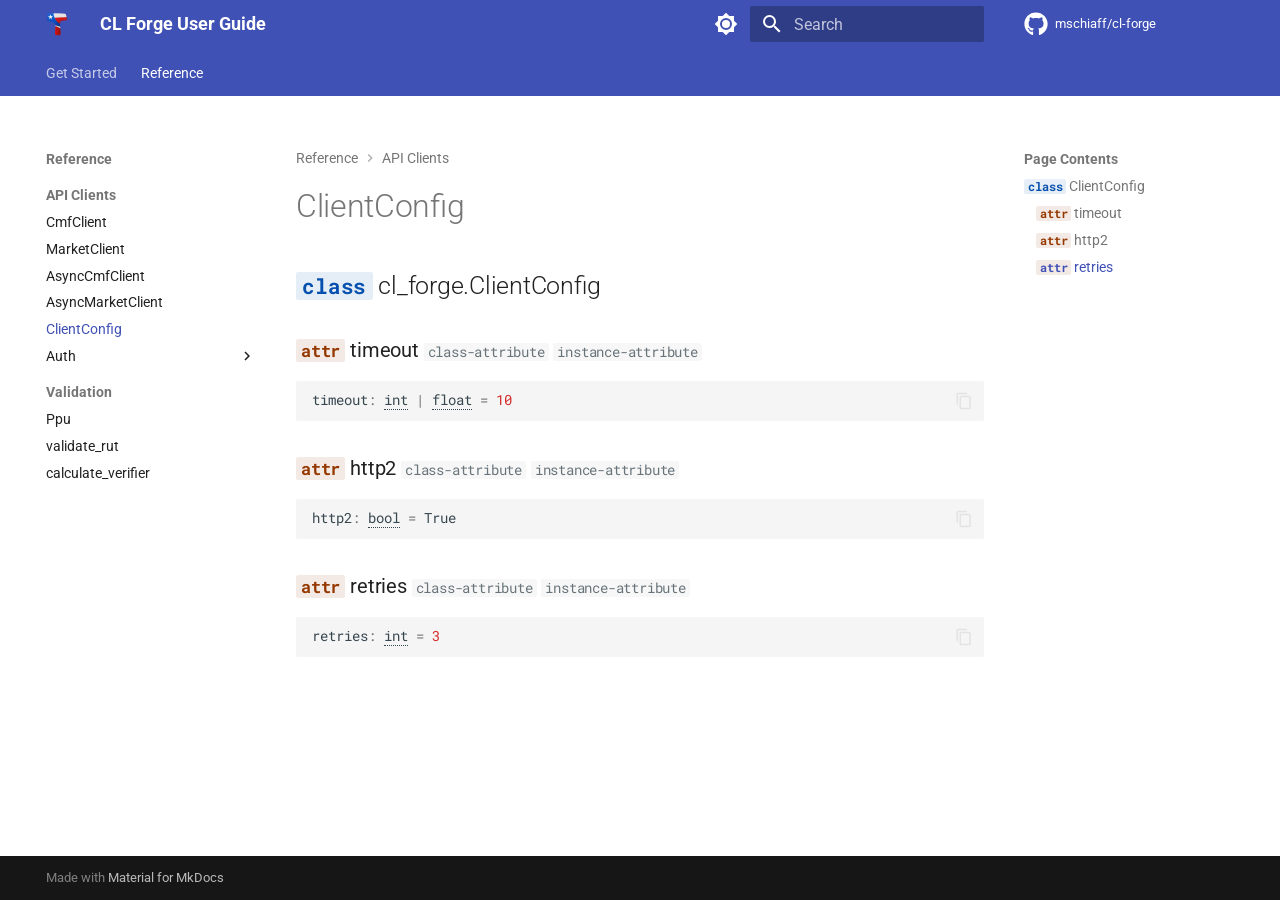
<file: api/ClientConfig/index.html>
<!doctype html>
<html lang="en" class="no-js">
  <head>
    
      <meta charset="utf-8">
      <meta name="viewport" content="width=device-width,initial-scale=1">
      
        <meta name="description" content="Simple yet powerful Chilean tools written in Rust and Python">
      
      
      
        <link rel="canonical" href="https://mschiaff.github.io/cl-forge/api/ClientConfig/">
      
      
        <link rel="prev" href="../AsyncMarketClient/">
      
      
        <link rel="next" href="../DotEnvCredentials/">
      
      
        
      
      
      <link rel="icon" href="../../assets/images/favicon.png">
      <meta name="generator" content="mkdocs-1.6.1, mkdocs-material-9.7.1">
    
    
      
        <title>ClientConfig - CL Forge User Guide</title>
      
    
    
      <link rel="stylesheet" href="../../assets/stylesheets/main.484c7ddc.min.css">
      
        
        <link rel="stylesheet" href="../../assets/stylesheets/palette.ab4e12ef.min.css">
      
      


    
    
      
    
    
      
        
        
        <link rel="preconnect" href="https://fonts.gstatic.com" crossorigin>
        <link rel="stylesheet" href="https://fonts.googleapis.com/css?family=Roboto:300,300i,400,400i,700,700i%7CRoboto+Mono:400,400i,700,700i&display=fallback">
        <style>:root{--md-text-font:"Roboto";--md-code-font:"Roboto Mono"}</style>
      
    
    
      <link rel="stylesheet" href="../../assets/_mkdocstrings.css">
    
      <link rel="stylesheet" href="../../extra/tweaks.css">
    
    <script>__md_scope=new URL("../..",location),__md_hash=e=>[...e].reduce(((e,_)=>(e<<5)-e+_.charCodeAt(0)),0),__md_get=(e,_=localStorage,t=__md_scope)=>JSON.parse(_.getItem(t.pathname+"."+e)),__md_set=(e,_,t=localStorage,a=__md_scope)=>{try{t.setItem(a.pathname+"."+e,JSON.stringify(_))}catch(e){}}</script>
    
      

    
    
  </head>
  
  
    
    
      
    
    
    
    
    <body dir="ltr" data-md-color-scheme="default" data-md-color-primary="custom" data-md-color-accent="indigo">
  
    
    <input class="md-toggle" data-md-toggle="drawer" type="checkbox" id="__drawer" autocomplete="off">
    <input class="md-toggle" data-md-toggle="search" type="checkbox" id="__search" autocomplete="off">
    <label class="md-overlay" for="__drawer"></label>
    <div data-md-component="skip">
      
        
        <a href="#cl_forge.ClientConfig" class="md-skip">
          Skip to content
        </a>
      
    </div>
    <div data-md-component="announce">
      
    </div>
    
    
      

<header class="md-header" data-md-component="header">
  <nav class="md-header__inner md-grid" aria-label="Header">
    <a href="../.." title="CL Forge User Guide" class="md-header__button md-logo" aria-label="CL Forge User Guide" data-md-component="logo">
      
  <img src="../../assets/logo.png" alt="logo">

    </a>
    <label class="md-header__button md-icon" for="__drawer">
      
      <svg xmlns="http://www.w3.org/2000/svg" viewBox="0 0 24 24"><path d="M3 6h18v2H3zm0 5h18v2H3zm0 5h18v2H3z"/></svg>
    </label>
    <div class="md-header__title" data-md-component="header-title">
      <div class="md-header__ellipsis">
        <div class="md-header__topic">
          <span class="md-ellipsis">
            CL Forge User Guide
          </span>
        </div>
        <div class="md-header__topic" data-md-component="header-topic">
          <span class="md-ellipsis">
            
              ClientConfig
            
          </span>
        </div>
      </div>
    </div>
    
      
        <form class="md-header__option" data-md-component="palette">
  
    
    
    
    <input class="md-option" data-md-color-media="(prefers-color-scheme: light)" data-md-color-scheme="default" data-md-color-primary="custom" data-md-color-accent="indigo"  aria-label="Switch to dark mode"  type="radio" name="__palette" id="__palette_0">
    
      <label class="md-header__button md-icon" title="Switch to dark mode" for="__palette_1" hidden>
        <svg xmlns="http://www.w3.org/2000/svg" viewBox="0 0 24 24"><path d="M12 8a4 4 0 0 0-4 4 4 4 0 0 0 4 4 4 4 0 0 0 4-4 4 4 0 0 0-4-4m0 10a6 6 0 0 1-6-6 6 6 0 0 1 6-6 6 6 0 0 1 6 6 6 6 0 0 1-6 6m8-9.31V4h-4.69L12 .69 8.69 4H4v4.69L.69 12 4 15.31V20h4.69L12 23.31 15.31 20H20v-4.69L23.31 12z"/></svg>
      </label>
    
  
    
    
    
    <input class="md-option" data-md-color-media="(prefers-color-scheme: dark)" data-md-color-scheme="slate" data-md-color-primary="custom" data-md-color-accent="indigo"  aria-label="Switch to light mode"  type="radio" name="__palette" id="__palette_1">
    
      <label class="md-header__button md-icon" title="Switch to light mode" for="__palette_0" hidden>
        <svg xmlns="http://www.w3.org/2000/svg" viewBox="0 0 24 24"><path d="M12 18c-.89 0-1.74-.2-2.5-.55C11.56 16.5 13 14.42 13 12s-1.44-4.5-3.5-5.45C10.26 6.2 11.11 6 12 6a6 6 0 0 1 6 6 6 6 0 0 1-6 6m8-9.31V4h-4.69L12 .69 8.69 4H4v4.69L.69 12 4 15.31V20h4.69L12 23.31 15.31 20H20v-4.69L23.31 12z"/></svg>
      </label>
    
  
</form>
      
    
    
      <script>var palette=__md_get("__palette");if(palette&&palette.color){if("(prefers-color-scheme)"===palette.color.media){var media=matchMedia("(prefers-color-scheme: light)"),input=document.querySelector(media.matches?"[data-md-color-media='(prefers-color-scheme: light)']":"[data-md-color-media='(prefers-color-scheme: dark)']");palette.color.media=input.getAttribute("data-md-color-media"),palette.color.scheme=input.getAttribute("data-md-color-scheme"),palette.color.primary=input.getAttribute("data-md-color-primary"),palette.color.accent=input.getAttribute("data-md-color-accent")}for(var[key,value]of Object.entries(palette.color))document.body.setAttribute("data-md-color-"+key,value)}</script>
    
    
    
      
      
        <label class="md-header__button md-icon" for="__search">
          
          <svg xmlns="http://www.w3.org/2000/svg" viewBox="0 0 24 24"><path d="M9.5 3A6.5 6.5 0 0 1 16 9.5c0 1.61-.59 3.09-1.56 4.23l.27.27h.79l5 5-1.5 1.5-5-5v-.79l-.27-.27A6.52 6.52 0 0 1 9.5 16 6.5 6.5 0 0 1 3 9.5 6.5 6.5 0 0 1 9.5 3m0 2C7 5 5 7 5 9.5S7 14 9.5 14 14 12 14 9.5 12 5 9.5 5"/></svg>
        </label>
        <div class="md-search" data-md-component="search" role="dialog">
  <label class="md-search__overlay" for="__search"></label>
  <div class="md-search__inner" role="search">
    <form class="md-search__form" name="search">
      <input type="text" class="md-search__input" name="query" aria-label="Search" placeholder="Search" autocapitalize="off" autocorrect="off" autocomplete="off" spellcheck="false" data-md-component="search-query" required>
      <label class="md-search__icon md-icon" for="__search">
        
        <svg xmlns="http://www.w3.org/2000/svg" viewBox="0 0 24 24"><path d="M9.5 3A6.5 6.5 0 0 1 16 9.5c0 1.61-.59 3.09-1.56 4.23l.27.27h.79l5 5-1.5 1.5-5-5v-.79l-.27-.27A6.52 6.52 0 0 1 9.5 16 6.5 6.5 0 0 1 3 9.5 6.5 6.5 0 0 1 9.5 3m0 2C7 5 5 7 5 9.5S7 14 9.5 14 14 12 14 9.5 12 5 9.5 5"/></svg>
        
        <svg xmlns="http://www.w3.org/2000/svg" viewBox="0 0 24 24"><path d="M20 11v2H8l5.5 5.5-1.42 1.42L4.16 12l7.92-7.92L13.5 5.5 8 11z"/></svg>
      </label>
      <nav class="md-search__options" aria-label="Search">
        
        <button type="reset" class="md-search__icon md-icon" title="Clear" aria-label="Clear" tabindex="-1">
          
          <svg xmlns="http://www.w3.org/2000/svg" viewBox="0 0 24 24"><path d="M19 6.41 17.59 5 12 10.59 6.41 5 5 6.41 10.59 12 5 17.59 6.41 19 12 13.41 17.59 19 19 17.59 13.41 12z"/></svg>
        </button>
      </nav>
      
        <div class="md-search__suggest" data-md-component="search-suggest"></div>
      
    </form>
    <div class="md-search__output">
      <div class="md-search__scrollwrap" tabindex="0" data-md-scrollfix>
        <div class="md-search-result" data-md-component="search-result">
          <div class="md-search-result__meta">
            Initializing search
          </div>
          <ol class="md-search-result__list" role="presentation"></ol>
        </div>
      </div>
    </div>
  </div>
</div>
      
    
    
      <div class="md-header__source">
        <a href="https://github.com/mschiaff/cl-forge" title="Go to repository" class="md-source" data-md-component="source">
  <div class="md-source__icon md-icon">
    
    <svg xmlns="http://www.w3.org/2000/svg" viewBox="0 0 512 512"><!--! Font Awesome Free 7.1.0 by @fontawesome - https://fontawesome.com License - https://fontawesome.com/license/free (Icons: CC BY 4.0, Fonts: SIL OFL 1.1, Code: MIT License) Copyright 2025 Fonticons, Inc.--><path d="M173.9 397.4c0 2-2.3 3.6-5.2 3.6-3.3.3-5.6-1.3-5.6-3.6 0-2 2.3-3.6 5.2-3.6 3-.3 5.6 1.3 5.6 3.6m-31.1-4.5c-.7 2 1.3 4.3 4.3 4.9 2.6 1 5.6 0 6.2-2s-1.3-4.3-4.3-5.2c-2.6-.7-5.5.3-6.2 2.3m44.2-1.7c-2.9.7-4.9 2.6-4.6 4.9.3 2 2.9 3.3 5.9 2.6 2.9-.7 4.9-2.6 4.6-4.6-.3-1.9-3-3.2-5.9-2.9M252.8 8C114.1 8 8 113.3 8 252c0 110.9 69.8 205.8 169.5 239.2 12.8 2.3 17.3-5.6 17.3-12.1 0-6.2-.3-40.4-.3-61.4 0 0-70 15-84.7-29.8 0 0-11.4-29.1-27.8-36.6 0 0-22.9-15.7 1.6-15.4 0 0 24.9 2 38.6 25.8 21.9 38.6 58.6 27.5 72.9 20.9 2.3-16 8.8-27.1 16-33.7-55.9-6.2-112.3-14.3-112.3-110.5 0-27.5 7.6-41.3 23.6-58.9-2.6-6.5-11.1-33.3 2.6-67.9 20.9-6.5 69 27 69 27 20-5.6 41.5-8.5 62.8-8.5s42.8 2.9 62.8 8.5c0 0 48.1-33.6 69-27 13.7 34.7 5.2 61.4 2.6 67.9 16 17.7 25.8 31.5 25.8 58.9 0 96.5-58.9 104.2-114.8 110.5 9.2 7.9 17 22.9 17 46.4 0 33.7-.3 75.4-.3 83.6 0 6.5 4.6 14.4 17.3 12.1C436.2 457.8 504 362.9 504 252 504 113.3 391.5 8 252.8 8M105.2 352.9c-1.3 1-1 3.3.7 5.2 1.6 1.6 3.9 2.3 5.2 1 1.3-1 1-3.3-.7-5.2-1.6-1.6-3.9-2.3-5.2-1m-10.8-8.1c-.7 1.3.3 2.9 2.3 3.9 1.6 1 3.6.7 4.3-.7.7-1.3-.3-2.9-2.3-3.9-2-.6-3.6-.3-4.3.7m32.4 35.6c-1.6 1.3-1 4.3 1.3 6.2 2.3 2.3 5.2 2.6 6.5 1 1.3-1.3.7-4.3-1.3-6.2-2.2-2.3-5.2-2.6-6.5-1m-11.4-14.7c-1.6 1-1.6 3.6 0 5.9s4.3 3.3 5.6 2.3c1.6-1.3 1.6-3.9 0-6.2-1.4-2.3-4-3.3-5.6-2"/></svg>
  </div>
  <div class="md-source__repository">
    mschiaff/cl-forge
  </div>
</a>
      </div>
    
  </nav>
  
</header>
    
    <div class="md-container" data-md-component="container">
      
      
        
          
            
<nav class="md-tabs" aria-label="Tabs" data-md-component="tabs">
  <div class="md-grid">
    <ul class="md-tabs__list">
      
        
  
  
  
  
    
    
      <li class="md-tabs__item">
        <a href="../.." class="md-tabs__link">
          
  
  
  Get Started

        </a>
      </li>
    
  

      
        
  
  
  
    
  
  
    
    
      
  
  
  
    
  
  
    
    
      <li class="md-tabs__item md-tabs__item--active">
        <a href="../CmfClient/" class="md-tabs__link">
          
  
  
  Reference

        </a>
      </li>
    
  

    
  

      
    </ul>
  </div>
</nav>
          
        
      
      <main class="md-main" data-md-component="main">
        <div class="md-main__inner md-grid">
          
            
              
              <div class="md-sidebar md-sidebar--primary" data-md-component="sidebar" data-md-type="navigation" >
                <div class="md-sidebar__scrollwrap">
                  <div class="md-sidebar__inner">
                    


  


<nav class="md-nav md-nav--primary md-nav--lifted" aria-label="Navigation" data-md-level="0">
  <label class="md-nav__title" for="__drawer">
    <a href="../.." title="CL Forge User Guide" class="md-nav__button md-logo" aria-label="CL Forge User Guide" data-md-component="logo">
      
  <img src="../../assets/logo.png" alt="logo">

    </a>
    CL Forge User Guide
  </label>
  
    <div class="md-nav__source">
      <a href="https://github.com/mschiaff/cl-forge" title="Go to repository" class="md-source" data-md-component="source">
  <div class="md-source__icon md-icon">
    
    <svg xmlns="http://www.w3.org/2000/svg" viewBox="0 0 512 512"><!--! Font Awesome Free 7.1.0 by @fontawesome - https://fontawesome.com License - https://fontawesome.com/license/free (Icons: CC BY 4.0, Fonts: SIL OFL 1.1, Code: MIT License) Copyright 2025 Fonticons, Inc.--><path d="M173.9 397.4c0 2-2.3 3.6-5.2 3.6-3.3.3-5.6-1.3-5.6-3.6 0-2 2.3-3.6 5.2-3.6 3-.3 5.6 1.3 5.6 3.6m-31.1-4.5c-.7 2 1.3 4.3 4.3 4.9 2.6 1 5.6 0 6.2-2s-1.3-4.3-4.3-5.2c-2.6-.7-5.5.3-6.2 2.3m44.2-1.7c-2.9.7-4.9 2.6-4.6 4.9.3 2 2.9 3.3 5.9 2.6 2.9-.7 4.9-2.6 4.6-4.6-.3-1.9-3-3.2-5.9-2.9M252.8 8C114.1 8 8 113.3 8 252c0 110.9 69.8 205.8 169.5 239.2 12.8 2.3 17.3-5.6 17.3-12.1 0-6.2-.3-40.4-.3-61.4 0 0-70 15-84.7-29.8 0 0-11.4-29.1-27.8-36.6 0 0-22.9-15.7 1.6-15.4 0 0 24.9 2 38.6 25.8 21.9 38.6 58.6 27.5 72.9 20.9 2.3-16 8.8-27.1 16-33.7-55.9-6.2-112.3-14.3-112.3-110.5 0-27.5 7.6-41.3 23.6-58.9-2.6-6.5-11.1-33.3 2.6-67.9 20.9-6.5 69 27 69 27 20-5.6 41.5-8.5 62.8-8.5s42.8 2.9 62.8 8.5c0 0 48.1-33.6 69-27 13.7 34.7 5.2 61.4 2.6 67.9 16 17.7 25.8 31.5 25.8 58.9 0 96.5-58.9 104.2-114.8 110.5 9.2 7.9 17 22.9 17 46.4 0 33.7-.3 75.4-.3 83.6 0 6.5 4.6 14.4 17.3 12.1C436.2 457.8 504 362.9 504 252 504 113.3 391.5 8 252.8 8M105.2 352.9c-1.3 1-1 3.3.7 5.2 1.6 1.6 3.9 2.3 5.2 1 1.3-1 1-3.3-.7-5.2-1.6-1.6-3.9-2.3-5.2-1m-10.8-8.1c-.7 1.3.3 2.9 2.3 3.9 1.6 1 3.6.7 4.3-.7.7-1.3-.3-2.9-2.3-3.9-2-.6-3.6-.3-4.3.7m32.4 35.6c-1.6 1.3-1 4.3 1.3 6.2 2.3 2.3 5.2 2.6 6.5 1 1.3-1.3.7-4.3-1.3-6.2-2.2-2.3-5.2-2.6-6.5-1m-11.4-14.7c-1.6 1-1.6 3.6 0 5.9s4.3 3.3 5.6 2.3c1.6-1.3 1.6-3.9 0-6.2-1.4-2.3-4-3.3-5.6-2"/></svg>
  </div>
  <div class="md-source__repository">
    mschiaff/cl-forge
  </div>
</a>
    </div>
  
  <ul class="md-nav__list" data-md-scrollfix>
    
      
      
  
  
  
  
    
    
    
    
      
      
        
      
    
    
    <li class="md-nav__item md-nav__item--nested">
      
        
        
        <input class="md-nav__toggle md-toggle " type="checkbox" id="__nav_1" >
        
          
          <label class="md-nav__link" for="__nav_1" id="__nav_1_label" tabindex="0">
            
  
  
  <span class="md-ellipsis">
    
  
    Get Started
  

    
  </span>
  
  

            <span class="md-nav__icon md-icon"></span>
          </label>
        
        <nav class="md-nav" data-md-level="1" aria-labelledby="__nav_1_label" aria-expanded="false">
          <label class="md-nav__title" for="__nav_1">
            <span class="md-nav__icon md-icon"></span>
            
  
    Get Started
  

          </label>
          <ul class="md-nav__list" data-md-scrollfix>
            
              
                
  
  
  
  
    <li class="md-nav__item">
      <a href="../.." class="md-nav__link">
        
  
  
  <span class="md-ellipsis">
    
  
    Welcome to CL Forge
  

    
  </span>
  
  

      </a>
    </li>
  

              
            
              
                
  
  
  
  
    <li class="md-nav__item">
      <a href="../../install/" class="md-nav__link">
        
  
  
  <span class="md-ellipsis">
    
  
    Installation
  

    
  </span>
  
  

      </a>
    </li>
  

              
            
              
                
  
  
  
  
    <li class="md-nav__item">
      <a href="../../contributing/" class="md-nav__link">
        
  
  
  <span class="md-ellipsis">
    
  
    Contributing
  

    
  </span>
  
  

      </a>
    </li>
  

              
            
          </ul>
        </nav>
      
    </li>
  

    
      
      
  
  
    
  
  
  
    
    
    
    
      
        
        
      
      
        
      
    
    
    <li class="md-nav__item md-nav__item--active md-nav__item--section md-nav__item--nested">
      
        
        
        <input class="md-nav__toggle md-toggle " type="checkbox" id="__nav_2" checked>
        
          
          <label class="md-nav__link" for="__nav_2" id="__nav_2_label" tabindex="">
            
  
  
  <span class="md-ellipsis">
    
  
    Reference
  

    
  </span>
  
  

            <span class="md-nav__icon md-icon"></span>
          </label>
        
        <nav class="md-nav" data-md-level="1" aria-labelledby="__nav_2_label" aria-expanded="true">
          <label class="md-nav__title" for="__nav_2">
            <span class="md-nav__icon md-icon"></span>
            
  
    Reference
  

          </label>
          <ul class="md-nav__list" data-md-scrollfix>
            
              
                
  
  
    
  
  
  
    
    
    
    
      
      
        
          
          
        
      
    
    
    <li class="md-nav__item md-nav__item--active md-nav__item--section md-nav__item--nested">
      
        
        
        <input class="md-nav__toggle md-toggle " type="checkbox" id="__nav_2_1" checked>
        
          
          <label class="md-nav__link" for="__nav_2_1" id="__nav_2_1_label" tabindex="">
            
  
  
  <span class="md-ellipsis">
    
  
    API Clients
  

    
  </span>
  
  

            <span class="md-nav__icon md-icon"></span>
          </label>
        
        <nav class="md-nav" data-md-level="2" aria-labelledby="__nav_2_1_label" aria-expanded="true">
          <label class="md-nav__title" for="__nav_2_1">
            <span class="md-nav__icon md-icon"></span>
            
  
    API Clients
  

          </label>
          <ul class="md-nav__list" data-md-scrollfix>
            
              
                
  
  
  
  
    <li class="md-nav__item">
      <a href="../CmfClient/" class="md-nav__link">
        
  
  
  <span class="md-ellipsis">
    
  
    CmfClient
  

    
  </span>
  
  

      </a>
    </li>
  

              
            
              
                
  
  
  
  
    <li class="md-nav__item">
      <a href="../MarketClient/" class="md-nav__link">
        
  
  
  <span class="md-ellipsis">
    
  
    MarketClient
  

    
  </span>
  
  

      </a>
    </li>
  

              
            
              
                
  
  
  
  
    <li class="md-nav__item">
      <a href="../AsyncCmfClient/" class="md-nav__link">
        
  
  
  <span class="md-ellipsis">
    
  
    AsyncCmfClient
  

    
  </span>
  
  

      </a>
    </li>
  

              
            
              
                
  
  
  
  
    <li class="md-nav__item">
      <a href="../AsyncMarketClient/" class="md-nav__link">
        
  
  
  <span class="md-ellipsis">
    
  
    AsyncMarketClient
  

    
  </span>
  
  

      </a>
    </li>
  

              
            
              
                
  
  
    
  
  
  
    <li class="md-nav__item md-nav__item--active">
      
      <input class="md-nav__toggle md-toggle" type="checkbox" id="__toc">
      
      
      
        <label class="md-nav__link md-nav__link--active" for="__toc">
          
  
  
  <span class="md-ellipsis">
    
  
    ClientConfig
  

    
  </span>
  
  

          <span class="md-nav__icon md-icon"></span>
        </label>
      
      <a href="./" class="md-nav__link md-nav__link--active">
        
  
  
  <span class="md-ellipsis">
    
  
    ClientConfig
  

    
  </span>
  
  

      </a>
      
        

  

<nav class="md-nav md-nav--secondary" aria-label="Page Contents">
  
  
  
  
    <label class="md-nav__title" for="__toc">
      <span class="md-nav__icon md-icon"></span>
      Page Contents
    </label>
    <ul class="md-nav__list" data-md-component="toc" data-md-scrollfix>
      
        <li class="md-nav__item">
  <a href="#cl_forge.ClientConfig" class="md-nav__link">
    <span class="md-ellipsis">
      
        <code class="doc-symbol doc-symbol-toc doc-symbol-class"></code>&nbsp;ClientConfig
      
    </span>
  </a>
  
    <nav class="md-nav" aria-label=" ClientConfig">
      <ul class="md-nav__list">
        
          <li class="md-nav__item">
  <a href="#cl_forge.ClientConfig.timeout" class="md-nav__link">
    <span class="md-ellipsis">
      
        <code class="doc-symbol doc-symbol-toc doc-symbol-attribute"></code>&nbsp;timeout
      
    </span>
  </a>
  
</li>
        
          <li class="md-nav__item">
  <a href="#cl_forge.ClientConfig.http2" class="md-nav__link">
    <span class="md-ellipsis">
      
        <code class="doc-symbol doc-symbol-toc doc-symbol-attribute"></code>&nbsp;http2
      
    </span>
  </a>
  
</li>
        
          <li class="md-nav__item">
  <a href="#cl_forge.ClientConfig.retries" class="md-nav__link">
    <span class="md-ellipsis">
      
        <code class="doc-symbol doc-symbol-toc doc-symbol-attribute"></code>&nbsp;retries
      
    </span>
  </a>
  
</li>
        
      </ul>
    </nav>
  
</li>
      
    </ul>
  
</nav>
      
    </li>
  

              
            
              
                
  
  
  
  
    
    
    
    
      
      
        
      
    
    
    <li class="md-nav__item md-nav__item--nested">
      
        
        
        <input class="md-nav__toggle md-toggle " type="checkbox" id="__nav_2_1_6" >
        
          
          <label class="md-nav__link" for="__nav_2_1_6" id="__nav_2_1_6_label" tabindex="0">
            
  
  
  <span class="md-ellipsis">
    
  
    Auth
  

    
  </span>
  
  

            <span class="md-nav__icon md-icon"></span>
          </label>
        
        <nav class="md-nav" data-md-level="3" aria-labelledby="__nav_2_1_6_label" aria-expanded="false">
          <label class="md-nav__title" for="__nav_2_1_6">
            <span class="md-nav__icon md-icon"></span>
            
  
    Auth
  

          </label>
          <ul class="md-nav__list" data-md-scrollfix>
            
              
                
  
  
  
  
    <li class="md-nav__item">
      <a href="../DotEnvCredentials/" class="md-nav__link">
        
  
  
  <span class="md-ellipsis">
    
  
    DotEnvCredentials
  

    
  </span>
  
  

      </a>
    </li>
  

              
            
              
                
  
  
  
  
    <li class="md-nav__item">
      <a href="../EnvCredentials/" class="md-nav__link">
        
  
  
  <span class="md-ellipsis">
    
  
    EnvCredentials
  

    
  </span>
  
  

      </a>
    </li>
  

              
            
          </ul>
        </nav>
      
    </li>
  

              
            
          </ul>
        </nav>
      
    </li>
  

              
            
              
                
  
  
  
  
    
    
    
    
      
      
        
          
          
        
      
    
    
    <li class="md-nav__item md-nav__item--section md-nav__item--nested">
      
        
        
        <input class="md-nav__toggle md-toggle " type="checkbox" id="__nav_2_2" >
        
          
          <label class="md-nav__link" for="__nav_2_2" id="__nav_2_2_label" tabindex="">
            
  
  
  <span class="md-ellipsis">
    
  
    Validation
  

    
  </span>
  
  

            <span class="md-nav__icon md-icon"></span>
          </label>
        
        <nav class="md-nav" data-md-level="2" aria-labelledby="__nav_2_2_label" aria-expanded="false">
          <label class="md-nav__title" for="__nav_2_2">
            <span class="md-nav__icon md-icon"></span>
            
  
    Validation
  

          </label>
          <ul class="md-nav__list" data-md-scrollfix>
            
              
                
  
  
  
  
    <li class="md-nav__item">
      <a href="../Ppu/" class="md-nav__link">
        
  
  
  <span class="md-ellipsis">
    
  
    Ppu
  

    
  </span>
  
  

      </a>
    </li>
  

              
            
              
                
  
  
  
  
    <li class="md-nav__item">
      <a href="../validate_rut/" class="md-nav__link">
        
  
  
  <span class="md-ellipsis">
    
  
    validate_rut
  

    
  </span>
  
  

      </a>
    </li>
  

              
            
              
                
  
  
  
  
    <li class="md-nav__item">
      <a href="../calculate_verifier/" class="md-nav__link">
        
  
  
  <span class="md-ellipsis">
    
  
    calculate_verifier
  

    
  </span>
  
  

      </a>
    </li>
  

              
            
          </ul>
        </nav>
      
    </li>
  

              
            
          </ul>
        </nav>
      
    </li>
  

    
  </ul>
</nav>
                  </div>
                </div>
              </div>
            
            
              
              <div class="md-sidebar md-sidebar--secondary" data-md-component="sidebar" data-md-type="toc" >
                <div class="md-sidebar__scrollwrap">
                  <div class="md-sidebar__inner">
                    

  

<nav class="md-nav md-nav--secondary" aria-label="Page Contents">
  
  
  
  
    <label class="md-nav__title" for="__toc">
      <span class="md-nav__icon md-icon"></span>
      Page Contents
    </label>
    <ul class="md-nav__list" data-md-component="toc" data-md-scrollfix>
      
        <li class="md-nav__item">
  <a href="#cl_forge.ClientConfig" class="md-nav__link">
    <span class="md-ellipsis">
      
        <code class="doc-symbol doc-symbol-toc doc-symbol-class"></code>&nbsp;ClientConfig
      
    </span>
  </a>
  
    <nav class="md-nav" aria-label=" ClientConfig">
      <ul class="md-nav__list">
        
          <li class="md-nav__item">
  <a href="#cl_forge.ClientConfig.timeout" class="md-nav__link">
    <span class="md-ellipsis">
      
        <code class="doc-symbol doc-symbol-toc doc-symbol-attribute"></code>&nbsp;timeout
      
    </span>
  </a>
  
</li>
        
          <li class="md-nav__item">
  <a href="#cl_forge.ClientConfig.http2" class="md-nav__link">
    <span class="md-ellipsis">
      
        <code class="doc-symbol doc-symbol-toc doc-symbol-attribute"></code>&nbsp;http2
      
    </span>
  </a>
  
</li>
        
          <li class="md-nav__item">
  <a href="#cl_forge.ClientConfig.retries" class="md-nav__link">
    <span class="md-ellipsis">
      
        <code class="doc-symbol doc-symbol-toc doc-symbol-attribute"></code>&nbsp;retries
      
    </span>
  </a>
  
</li>
        
      </ul>
    </nav>
  
</li>
      
    </ul>
  
</nav>
                  </div>
                </div>
              </div>
            
          
          
            <div class="md-content" data-md-component="content">
              
                




  <nav class="md-path" aria-label="Navigation" >
    <ol class="md-path__list">
      
      
        
  
  
    
    
      
  
  
    
    
      <li class="md-path__item">
        <a href="../CmfClient/" class="md-path__link">
          
  <span class="md-ellipsis">
    Reference
  </span>

        </a>
      </li>
    
  

    
  

      
        
  
  
    
    
      <li class="md-path__item">
        <a href="../CmfClient/" class="md-path__link">
          
  <span class="md-ellipsis">
    API Clients
  </span>

        </a>
      </li>
    
  

      
    </ol>
  </nav>

              
              <article class="md-content__inner md-typeset">
                
                  


  
  


  <h1>ClientConfig</h1>

<div class="doc doc-object doc-class">



<h2 id="cl_forge.ClientConfig" class="doc doc-heading">
<code class="doc-symbol doc-symbol-heading doc-symbol-class"></code>            <span class="doc doc-object-name doc-class-name">cl_forge.ClientConfig</span>


<a href="#cl_forge.ClientConfig" class="headerlink" title="Permanent link">&para;</a></h2>


    <div class="doc doc-contents first">













<div class="doc doc-children">







<div class="doc doc-object doc-attribute">



<h3 id="cl_forge.ClientConfig.timeout" class="doc doc-heading">
<code class="doc-symbol doc-symbol-heading doc-symbol-attribute"></code>            <span class="doc doc-object-name doc-attribute-name">timeout</span>


  <span class="doc doc-labels">
      <small class="doc doc-label doc-label-class-attribute"><code>class-attribute</code></small>
      <small class="doc doc-label doc-label-instance-attribute"><code>instance-attribute</code></small>
  </span>

<a href="#cl_forge.ClientConfig.timeout" class="headerlink" title="Permanent link">&para;</a></h3>
<div class="language-python doc-signature highlight"><pre><span></span><code><span id="__span-0-1"><a id="__codelineno-0-1" name="__codelineno-0-1" href="#__codelineno-0-1"></a><span class="n">timeout</span><span class="p">:</span> <span class="n"><a class="autorefs autorefs-external" href="https://docs.python.org/3/library/functions.html#int">int</a></span> <span class="o">|</span> <span class="n"><a class="autorefs autorefs-external" href="https://docs.python.org/3/library/functions.html#float">float</a></span> <span class="o">=</span> <span class="mi">10</span>
</span></code></pre></div>

    <div class="doc doc-contents ">

    </div>

</div>

<div class="doc doc-object doc-attribute">



<h3 id="cl_forge.ClientConfig.http2" class="doc doc-heading">
<code class="doc-symbol doc-symbol-heading doc-symbol-attribute"></code>            <span class="doc doc-object-name doc-attribute-name">http2</span>


  <span class="doc doc-labels">
      <small class="doc doc-label doc-label-class-attribute"><code>class-attribute</code></small>
      <small class="doc doc-label doc-label-instance-attribute"><code>instance-attribute</code></small>
  </span>

<a href="#cl_forge.ClientConfig.http2" class="headerlink" title="Permanent link">&para;</a></h3>
<div class="language-python doc-signature highlight"><pre><span></span><code><span id="__span-0-1"><a id="__codelineno-0-1" name="__codelineno-0-1" href="#__codelineno-0-1"></a><span class="n">http2</span><span class="p">:</span> <span class="n"><a class="autorefs autorefs-external" href="https://docs.python.org/3/library/functions.html#bool">bool</a></span> <span class="o">=</span> <span class="kc">True</span>
</span></code></pre></div>

    <div class="doc doc-contents ">

    </div>

</div>

<div class="doc doc-object doc-attribute">



<h3 id="cl_forge.ClientConfig.retries" class="doc doc-heading">
<code class="doc-symbol doc-symbol-heading doc-symbol-attribute"></code>            <span class="doc doc-object-name doc-attribute-name">retries</span>


  <span class="doc doc-labels">
      <small class="doc doc-label doc-label-class-attribute"><code>class-attribute</code></small>
      <small class="doc doc-label doc-label-instance-attribute"><code>instance-attribute</code></small>
  </span>

<a href="#cl_forge.ClientConfig.retries" class="headerlink" title="Permanent link">&para;</a></h3>
<div class="language-python doc-signature highlight"><pre><span></span><code><span id="__span-0-1"><a id="__codelineno-0-1" name="__codelineno-0-1" href="#__codelineno-0-1"></a><span class="n">retries</span><span class="p">:</span> <span class="n"><a class="autorefs autorefs-external" href="https://docs.python.org/3/library/functions.html#int">int</a></span> <span class="o">=</span> <span class="mi">3</span>
</span></code></pre></div>

    <div class="doc doc-contents ">

    </div>

</div>






  </div>

    </div>

</div>












                
              </article>
            </div>
          
          
  <script>var tabs=__md_get("__tabs");if(Array.isArray(tabs))e:for(var set of document.querySelectorAll(".tabbed-set")){var labels=set.querySelector(".tabbed-labels");for(var tab of tabs)for(var label of labels.getElementsByTagName("label"))if(label.innerText.trim()===tab){var input=document.getElementById(label.htmlFor);input.checked=!0;continue e}}</script>

<script>var target=document.getElementById(location.hash.slice(1));target&&target.name&&(target.checked=target.name.startsWith("__tabbed_"))</script>
        </div>
        
          <button type="button" class="md-top md-icon" data-md-component="top" hidden>
  
  <svg xmlns="http://www.w3.org/2000/svg" viewBox="0 0 24 24"><path d="M13 20h-2V8l-5.5 5.5-1.42-1.42L12 4.16l7.92 7.92-1.42 1.42L13 8z"/></svg>
  Back to top
</button>
        
      </main>
      
        <footer class="md-footer">
  
  <div class="md-footer-meta md-typeset">
    <div class="md-footer-meta__inner md-grid">
      <div class="md-copyright">
  
  
    Made with
    <a href="https://squidfunk.github.io/mkdocs-material/" target="_blank" rel="noopener">
      Material for MkDocs
    </a>
  
</div>
      
    </div>
  </div>
</footer>
      
    </div>
    <div class="md-dialog" data-md-component="dialog">
      <div class="md-dialog__inner md-typeset"></div>
    </div>
    
    
    
      
      
      <script id="__config" type="application/json">{"annotate": null, "base": "../..", "features": ["content.code.copy", "content.tabs.link", "navigation.sections", "navigation.tabs", "navigation.path", "navigation.top", "search.suggest", "toc.follow"], "search": "../../assets/javascripts/workers/search.2c215733.min.js", "tags": null, "translations": {"clipboard.copied": "Copied to clipboard", "clipboard.copy": "Copy to clipboard", "search.result.more.one": "1 more on this page", "search.result.more.other": "# more on this page", "search.result.none": "No matching documents", "search.result.one": "1 matching document", "search.result.other": "# matching documents", "search.result.placeholder": "Type to start searching", "search.result.term.missing": "Missing", "select.version": "Select version"}, "version": null}</script>
    
    
      <script src="../../assets/javascripts/bundle.79ae519e.min.js"></script>
      
    
  </body>
</html>
</file>
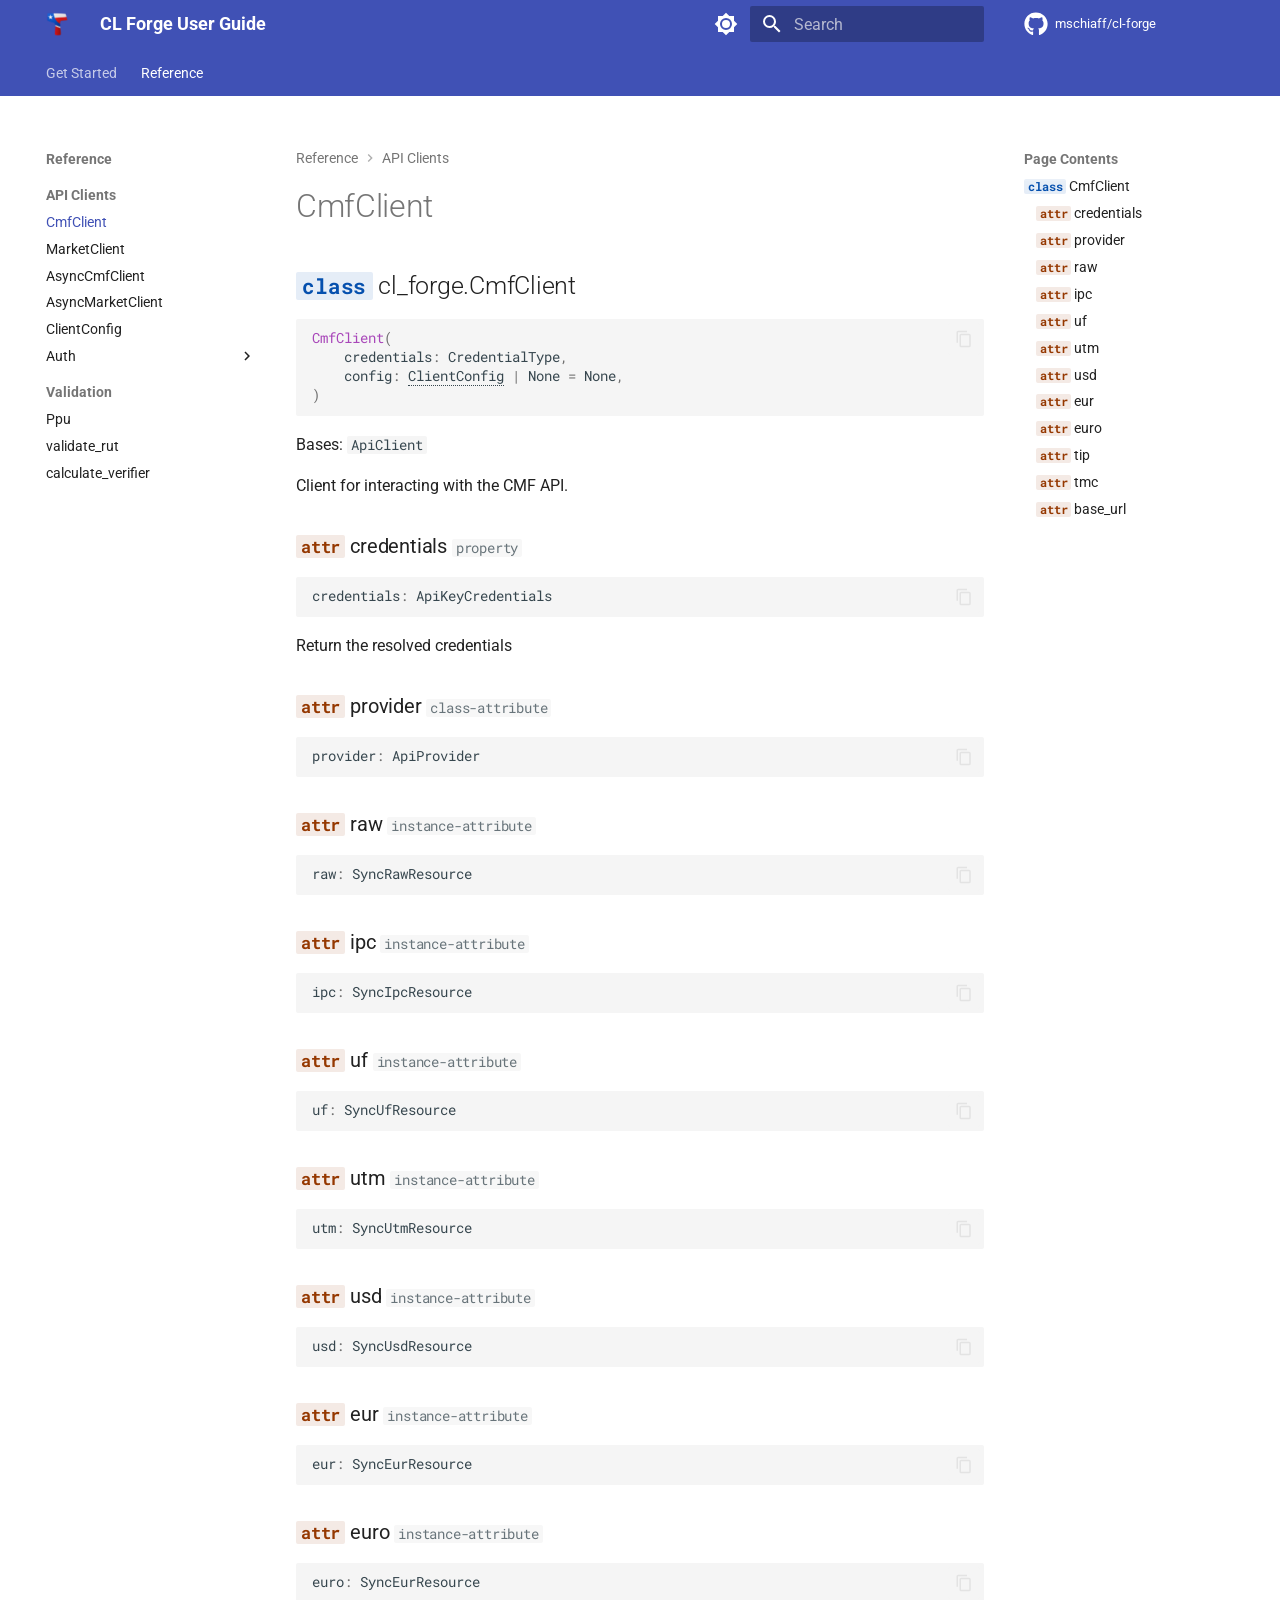
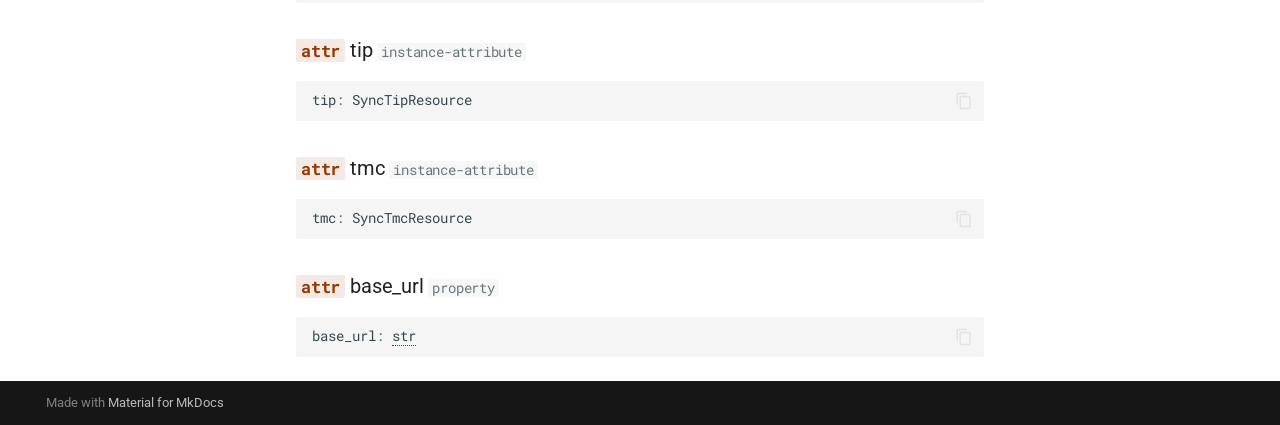
<file: api/CmfClient/index.html>
<!doctype html>
<html lang="en" class="no-js">
  <head>
    
      <meta charset="utf-8">
      <meta name="viewport" content="width=device-width,initial-scale=1">
      
        <meta name="description" content="Simple yet powerful Chilean tools written in Rust and Python">
      
      
      
        <link rel="canonical" href="https://mschiaff.github.io/cl-forge/api/CmfClient/">
      
      
        <link rel="prev" href="../../contributing/">
      
      
        <link rel="next" href="../MarketClient/">
      
      
        
      
      
      <link rel="icon" href="../../assets/images/favicon.png">
      <meta name="generator" content="mkdocs-1.6.1, mkdocs-material-9.7.1">
    
    
      
        <title>CmfClient - CL Forge User Guide</title>
      
    
    
      <link rel="stylesheet" href="../../assets/stylesheets/main.484c7ddc.min.css">
      
        
        <link rel="stylesheet" href="../../assets/stylesheets/palette.ab4e12ef.min.css">
      
      


    
    
      
    
    
      
        
        
        <link rel="preconnect" href="https://fonts.gstatic.com" crossorigin>
        <link rel="stylesheet" href="https://fonts.googleapis.com/css?family=Roboto:300,300i,400,400i,700,700i%7CRoboto+Mono:400,400i,700,700i&display=fallback">
        <style>:root{--md-text-font:"Roboto";--md-code-font:"Roboto Mono"}</style>
      
    
    
      <link rel="stylesheet" href="../../assets/_mkdocstrings.css">
    
      <link rel="stylesheet" href="../../extra/tweaks.css">
    
    <script>__md_scope=new URL("../..",location),__md_hash=e=>[...e].reduce(((e,_)=>(e<<5)-e+_.charCodeAt(0)),0),__md_get=(e,_=localStorage,t=__md_scope)=>JSON.parse(_.getItem(t.pathname+"."+e)),__md_set=(e,_,t=localStorage,a=__md_scope)=>{try{t.setItem(a.pathname+"."+e,JSON.stringify(_))}catch(e){}}</script>
    
      

    
    
  </head>
  
  
    
    
      
    
    
    
    
    <body dir="ltr" data-md-color-scheme="default" data-md-color-primary="custom" data-md-color-accent="indigo">
  
    
    <input class="md-toggle" data-md-toggle="drawer" type="checkbox" id="__drawer" autocomplete="off">
    <input class="md-toggle" data-md-toggle="search" type="checkbox" id="__search" autocomplete="off">
    <label class="md-overlay" for="__drawer"></label>
    <div data-md-component="skip">
      
        
        <a href="#cl_forge.CmfClient" class="md-skip">
          Skip to content
        </a>
      
    </div>
    <div data-md-component="announce">
      
    </div>
    
    
      

<header class="md-header" data-md-component="header">
  <nav class="md-header__inner md-grid" aria-label="Header">
    <a href="../.." title="CL Forge User Guide" class="md-header__button md-logo" aria-label="CL Forge User Guide" data-md-component="logo">
      
  <img src="../../assets/logo.png" alt="logo">

    </a>
    <label class="md-header__button md-icon" for="__drawer">
      
      <svg xmlns="http://www.w3.org/2000/svg" viewBox="0 0 24 24"><path d="M3 6h18v2H3zm0 5h18v2H3zm0 5h18v2H3z"/></svg>
    </label>
    <div class="md-header__title" data-md-component="header-title">
      <div class="md-header__ellipsis">
        <div class="md-header__topic">
          <span class="md-ellipsis">
            CL Forge User Guide
          </span>
        </div>
        <div class="md-header__topic" data-md-component="header-topic">
          <span class="md-ellipsis">
            
              CmfClient
            
          </span>
        </div>
      </div>
    </div>
    
      
        <form class="md-header__option" data-md-component="palette">
  
    
    
    
    <input class="md-option" data-md-color-media="(prefers-color-scheme: light)" data-md-color-scheme="default" data-md-color-primary="custom" data-md-color-accent="indigo"  aria-label="Switch to dark mode"  type="radio" name="__palette" id="__palette_0">
    
      <label class="md-header__button md-icon" title="Switch to dark mode" for="__palette_1" hidden>
        <svg xmlns="http://www.w3.org/2000/svg" viewBox="0 0 24 24"><path d="M12 8a4 4 0 0 0-4 4 4 4 0 0 0 4 4 4 4 0 0 0 4-4 4 4 0 0 0-4-4m0 10a6 6 0 0 1-6-6 6 6 0 0 1 6-6 6 6 0 0 1 6 6 6 6 0 0 1-6 6m8-9.31V4h-4.69L12 .69 8.69 4H4v4.69L.69 12 4 15.31V20h4.69L12 23.31 15.31 20H20v-4.69L23.31 12z"/></svg>
      </label>
    
  
    
    
    
    <input class="md-option" data-md-color-media="(prefers-color-scheme: dark)" data-md-color-scheme="slate" data-md-color-primary="custom" data-md-color-accent="indigo"  aria-label="Switch to light mode"  type="radio" name="__palette" id="__palette_1">
    
      <label class="md-header__button md-icon" title="Switch to light mode" for="__palette_0" hidden>
        <svg xmlns="http://www.w3.org/2000/svg" viewBox="0 0 24 24"><path d="M12 18c-.89 0-1.74-.2-2.5-.55C11.56 16.5 13 14.42 13 12s-1.44-4.5-3.5-5.45C10.26 6.2 11.11 6 12 6a6 6 0 0 1 6 6 6 6 0 0 1-6 6m8-9.31V4h-4.69L12 .69 8.69 4H4v4.69L.69 12 4 15.31V20h4.69L12 23.31 15.31 20H20v-4.69L23.31 12z"/></svg>
      </label>
    
  
</form>
      
    
    
      <script>var palette=__md_get("__palette");if(palette&&palette.color){if("(prefers-color-scheme)"===palette.color.media){var media=matchMedia("(prefers-color-scheme: light)"),input=document.querySelector(media.matches?"[data-md-color-media='(prefers-color-scheme: light)']":"[data-md-color-media='(prefers-color-scheme: dark)']");palette.color.media=input.getAttribute("data-md-color-media"),palette.color.scheme=input.getAttribute("data-md-color-scheme"),palette.color.primary=input.getAttribute("data-md-color-primary"),palette.color.accent=input.getAttribute("data-md-color-accent")}for(var[key,value]of Object.entries(palette.color))document.body.setAttribute("data-md-color-"+key,value)}</script>
    
    
    
      
      
        <label class="md-header__button md-icon" for="__search">
          
          <svg xmlns="http://www.w3.org/2000/svg" viewBox="0 0 24 24"><path d="M9.5 3A6.5 6.5 0 0 1 16 9.5c0 1.61-.59 3.09-1.56 4.23l.27.27h.79l5 5-1.5 1.5-5-5v-.79l-.27-.27A6.52 6.52 0 0 1 9.5 16 6.5 6.5 0 0 1 3 9.5 6.5 6.5 0 0 1 9.5 3m0 2C7 5 5 7 5 9.5S7 14 9.5 14 14 12 14 9.5 12 5 9.5 5"/></svg>
        </label>
        <div class="md-search" data-md-component="search" role="dialog">
  <label class="md-search__overlay" for="__search"></label>
  <div class="md-search__inner" role="search">
    <form class="md-search__form" name="search">
      <input type="text" class="md-search__input" name="query" aria-label="Search" placeholder="Search" autocapitalize="off" autocorrect="off" autocomplete="off" spellcheck="false" data-md-component="search-query" required>
      <label class="md-search__icon md-icon" for="__search">
        
        <svg xmlns="http://www.w3.org/2000/svg" viewBox="0 0 24 24"><path d="M9.5 3A6.5 6.5 0 0 1 16 9.5c0 1.61-.59 3.09-1.56 4.23l.27.27h.79l5 5-1.5 1.5-5-5v-.79l-.27-.27A6.52 6.52 0 0 1 9.5 16 6.5 6.5 0 0 1 3 9.5 6.5 6.5 0 0 1 9.5 3m0 2C7 5 5 7 5 9.5S7 14 9.5 14 14 12 14 9.5 12 5 9.5 5"/></svg>
        
        <svg xmlns="http://www.w3.org/2000/svg" viewBox="0 0 24 24"><path d="M20 11v2H8l5.5 5.5-1.42 1.42L4.16 12l7.92-7.92L13.5 5.5 8 11z"/></svg>
      </label>
      <nav class="md-search__options" aria-label="Search">
        
        <button type="reset" class="md-search__icon md-icon" title="Clear" aria-label="Clear" tabindex="-1">
          
          <svg xmlns="http://www.w3.org/2000/svg" viewBox="0 0 24 24"><path d="M19 6.41 17.59 5 12 10.59 6.41 5 5 6.41 10.59 12 5 17.59 6.41 19 12 13.41 17.59 19 19 17.59 13.41 12z"/></svg>
        </button>
      </nav>
      
        <div class="md-search__suggest" data-md-component="search-suggest"></div>
      
    </form>
    <div class="md-search__output">
      <div class="md-search__scrollwrap" tabindex="0" data-md-scrollfix>
        <div class="md-search-result" data-md-component="search-result">
          <div class="md-search-result__meta">
            Initializing search
          </div>
          <ol class="md-search-result__list" role="presentation"></ol>
        </div>
      </div>
    </div>
  </div>
</div>
      
    
    
      <div class="md-header__source">
        <a href="https://github.com/mschiaff/cl-forge" title="Go to repository" class="md-source" data-md-component="source">
  <div class="md-source__icon md-icon">
    
    <svg xmlns="http://www.w3.org/2000/svg" viewBox="0 0 512 512"><!--! Font Awesome Free 7.1.0 by @fontawesome - https://fontawesome.com License - https://fontawesome.com/license/free (Icons: CC BY 4.0, Fonts: SIL OFL 1.1, Code: MIT License) Copyright 2025 Fonticons, Inc.--><path d="M173.9 397.4c0 2-2.3 3.6-5.2 3.6-3.3.3-5.6-1.3-5.6-3.6 0-2 2.3-3.6 5.2-3.6 3-.3 5.6 1.3 5.6 3.6m-31.1-4.5c-.7 2 1.3 4.3 4.3 4.9 2.6 1 5.6 0 6.2-2s-1.3-4.3-4.3-5.2c-2.6-.7-5.5.3-6.2 2.3m44.2-1.7c-2.9.7-4.9 2.6-4.6 4.9.3 2 2.9 3.3 5.9 2.6 2.9-.7 4.9-2.6 4.6-4.6-.3-1.9-3-3.2-5.9-2.9M252.8 8C114.1 8 8 113.3 8 252c0 110.9 69.8 205.8 169.5 239.2 12.8 2.3 17.3-5.6 17.3-12.1 0-6.2-.3-40.4-.3-61.4 0 0-70 15-84.7-29.8 0 0-11.4-29.1-27.8-36.6 0 0-22.9-15.7 1.6-15.4 0 0 24.9 2 38.6 25.8 21.9 38.6 58.6 27.5 72.9 20.9 2.3-16 8.8-27.1 16-33.7-55.9-6.2-112.3-14.3-112.3-110.5 0-27.5 7.6-41.3 23.6-58.9-2.6-6.5-11.1-33.3 2.6-67.9 20.9-6.5 69 27 69 27 20-5.6 41.5-8.5 62.8-8.5s42.8 2.9 62.8 8.5c0 0 48.1-33.6 69-27 13.7 34.7 5.2 61.4 2.6 67.9 16 17.7 25.8 31.5 25.8 58.9 0 96.5-58.9 104.2-114.8 110.5 9.2 7.9 17 22.9 17 46.4 0 33.7-.3 75.4-.3 83.6 0 6.5 4.6 14.4 17.3 12.1C436.2 457.8 504 362.9 504 252 504 113.3 391.5 8 252.8 8M105.2 352.9c-1.3 1-1 3.3.7 5.2 1.6 1.6 3.9 2.3 5.2 1 1.3-1 1-3.3-.7-5.2-1.6-1.6-3.9-2.3-5.2-1m-10.8-8.1c-.7 1.3.3 2.9 2.3 3.9 1.6 1 3.6.7 4.3-.7.7-1.3-.3-2.9-2.3-3.9-2-.6-3.6-.3-4.3.7m32.4 35.6c-1.6 1.3-1 4.3 1.3 6.2 2.3 2.3 5.2 2.6 6.5 1 1.3-1.3.7-4.3-1.3-6.2-2.2-2.3-5.2-2.6-6.5-1m-11.4-14.7c-1.6 1-1.6 3.6 0 5.9s4.3 3.3 5.6 2.3c1.6-1.3 1.6-3.9 0-6.2-1.4-2.3-4-3.3-5.6-2"/></svg>
  </div>
  <div class="md-source__repository">
    mschiaff/cl-forge
  </div>
</a>
      </div>
    
  </nav>
  
</header>
    
    <div class="md-container" data-md-component="container">
      
      
        
          
            
<nav class="md-tabs" aria-label="Tabs" data-md-component="tabs">
  <div class="md-grid">
    <ul class="md-tabs__list">
      
        
  
  
  
  
    
    
      <li class="md-tabs__item">
        <a href="../.." class="md-tabs__link">
          
  
  
  Get Started

        </a>
      </li>
    
  

      
        
  
  
  
    
  
  
    
    
      
  
  
  
    
  
  
    
    
      <li class="md-tabs__item md-tabs__item--active">
        <a href="./" class="md-tabs__link">
          
  
  
  Reference

        </a>
      </li>
    
  

    
  

      
    </ul>
  </div>
</nav>
          
        
      
      <main class="md-main" data-md-component="main">
        <div class="md-main__inner md-grid">
          
            
              
              <div class="md-sidebar md-sidebar--primary" data-md-component="sidebar" data-md-type="navigation" >
                <div class="md-sidebar__scrollwrap">
                  <div class="md-sidebar__inner">
                    


  


<nav class="md-nav md-nav--primary md-nav--lifted" aria-label="Navigation" data-md-level="0">
  <label class="md-nav__title" for="__drawer">
    <a href="../.." title="CL Forge User Guide" class="md-nav__button md-logo" aria-label="CL Forge User Guide" data-md-component="logo">
      
  <img src="../../assets/logo.png" alt="logo">

    </a>
    CL Forge User Guide
  </label>
  
    <div class="md-nav__source">
      <a href="https://github.com/mschiaff/cl-forge" title="Go to repository" class="md-source" data-md-component="source">
  <div class="md-source__icon md-icon">
    
    <svg xmlns="http://www.w3.org/2000/svg" viewBox="0 0 512 512"><!--! Font Awesome Free 7.1.0 by @fontawesome - https://fontawesome.com License - https://fontawesome.com/license/free (Icons: CC BY 4.0, Fonts: SIL OFL 1.1, Code: MIT License) Copyright 2025 Fonticons, Inc.--><path d="M173.9 397.4c0 2-2.3 3.6-5.2 3.6-3.3.3-5.6-1.3-5.6-3.6 0-2 2.3-3.6 5.2-3.6 3-.3 5.6 1.3 5.6 3.6m-31.1-4.5c-.7 2 1.3 4.3 4.3 4.9 2.6 1 5.6 0 6.2-2s-1.3-4.3-4.3-5.2c-2.6-.7-5.5.3-6.2 2.3m44.2-1.7c-2.9.7-4.9 2.6-4.6 4.9.3 2 2.9 3.3 5.9 2.6 2.9-.7 4.9-2.6 4.6-4.6-.3-1.9-3-3.2-5.9-2.9M252.8 8C114.1 8 8 113.3 8 252c0 110.9 69.8 205.8 169.5 239.2 12.8 2.3 17.3-5.6 17.3-12.1 0-6.2-.3-40.4-.3-61.4 0 0-70 15-84.7-29.8 0 0-11.4-29.1-27.8-36.6 0 0-22.9-15.7 1.6-15.4 0 0 24.9 2 38.6 25.8 21.9 38.6 58.6 27.5 72.9 20.9 2.3-16 8.8-27.1 16-33.7-55.9-6.2-112.3-14.3-112.3-110.5 0-27.5 7.6-41.3 23.6-58.9-2.6-6.5-11.1-33.3 2.6-67.9 20.9-6.5 69 27 69 27 20-5.6 41.5-8.5 62.8-8.5s42.8 2.9 62.8 8.5c0 0 48.1-33.6 69-27 13.7 34.7 5.2 61.4 2.6 67.9 16 17.7 25.8 31.5 25.8 58.9 0 96.5-58.9 104.2-114.8 110.5 9.2 7.9 17 22.9 17 46.4 0 33.7-.3 75.4-.3 83.6 0 6.5 4.6 14.4 17.3 12.1C436.2 457.8 504 362.9 504 252 504 113.3 391.5 8 252.8 8M105.2 352.9c-1.3 1-1 3.3.7 5.2 1.6 1.6 3.9 2.3 5.2 1 1.3-1 1-3.3-.7-5.2-1.6-1.6-3.9-2.3-5.2-1m-10.8-8.1c-.7 1.3.3 2.9 2.3 3.9 1.6 1 3.6.7 4.3-.7.7-1.3-.3-2.9-2.3-3.9-2-.6-3.6-.3-4.3.7m32.4 35.6c-1.6 1.3-1 4.3 1.3 6.2 2.3 2.3 5.2 2.6 6.5 1 1.3-1.3.7-4.3-1.3-6.2-2.2-2.3-5.2-2.6-6.5-1m-11.4-14.7c-1.6 1-1.6 3.6 0 5.9s4.3 3.3 5.6 2.3c1.6-1.3 1.6-3.9 0-6.2-1.4-2.3-4-3.3-5.6-2"/></svg>
  </div>
  <div class="md-source__repository">
    mschiaff/cl-forge
  </div>
</a>
    </div>
  
  <ul class="md-nav__list" data-md-scrollfix>
    
      
      
  
  
  
  
    
    
    
    
      
      
        
      
    
    
    <li class="md-nav__item md-nav__item--nested">
      
        
        
        <input class="md-nav__toggle md-toggle " type="checkbox" id="__nav_1" >
        
          
          <label class="md-nav__link" for="__nav_1" id="__nav_1_label" tabindex="0">
            
  
  
  <span class="md-ellipsis">
    
  
    Get Started
  

    
  </span>
  
  

            <span class="md-nav__icon md-icon"></span>
          </label>
        
        <nav class="md-nav" data-md-level="1" aria-labelledby="__nav_1_label" aria-expanded="false">
          <label class="md-nav__title" for="__nav_1">
            <span class="md-nav__icon md-icon"></span>
            
  
    Get Started
  

          </label>
          <ul class="md-nav__list" data-md-scrollfix>
            
              
                
  
  
  
  
    <li class="md-nav__item">
      <a href="../.." class="md-nav__link">
        
  
  
  <span class="md-ellipsis">
    
  
    Welcome to CL Forge
  

    
  </span>
  
  

      </a>
    </li>
  

              
            
              
                
  
  
  
  
    <li class="md-nav__item">
      <a href="../../install/" class="md-nav__link">
        
  
  
  <span class="md-ellipsis">
    
  
    Installation
  

    
  </span>
  
  

      </a>
    </li>
  

              
            
              
                
  
  
  
  
    <li class="md-nav__item">
      <a href="../../contributing/" class="md-nav__link">
        
  
  
  <span class="md-ellipsis">
    
  
    Contributing
  

    
  </span>
  
  

      </a>
    </li>
  

              
            
          </ul>
        </nav>
      
    </li>
  

    
      
      
  
  
    
  
  
  
    
    
    
    
      
        
        
      
      
        
      
    
    
    <li class="md-nav__item md-nav__item--active md-nav__item--section md-nav__item--nested">
      
        
        
        <input class="md-nav__toggle md-toggle " type="checkbox" id="__nav_2" checked>
        
          
          <label class="md-nav__link" for="__nav_2" id="__nav_2_label" tabindex="">
            
  
  
  <span class="md-ellipsis">
    
  
    Reference
  

    
  </span>
  
  

            <span class="md-nav__icon md-icon"></span>
          </label>
        
        <nav class="md-nav" data-md-level="1" aria-labelledby="__nav_2_label" aria-expanded="true">
          <label class="md-nav__title" for="__nav_2">
            <span class="md-nav__icon md-icon"></span>
            
  
    Reference
  

          </label>
          <ul class="md-nav__list" data-md-scrollfix>
            
              
                
  
  
    
  
  
  
    
    
    
    
      
      
        
          
          
        
      
    
    
    <li class="md-nav__item md-nav__item--active md-nav__item--section md-nav__item--nested">
      
        
        
        <input class="md-nav__toggle md-toggle " type="checkbox" id="__nav_2_1" checked>
        
          
          <label class="md-nav__link" for="__nav_2_1" id="__nav_2_1_label" tabindex="">
            
  
  
  <span class="md-ellipsis">
    
  
    API Clients
  

    
  </span>
  
  

            <span class="md-nav__icon md-icon"></span>
          </label>
        
        <nav class="md-nav" data-md-level="2" aria-labelledby="__nav_2_1_label" aria-expanded="true">
          <label class="md-nav__title" for="__nav_2_1">
            <span class="md-nav__icon md-icon"></span>
            
  
    API Clients
  

          </label>
          <ul class="md-nav__list" data-md-scrollfix>
            
              
                
  
  
    
  
  
  
    <li class="md-nav__item md-nav__item--active">
      
      <input class="md-nav__toggle md-toggle" type="checkbox" id="__toc">
      
      
      
        <label class="md-nav__link md-nav__link--active" for="__toc">
          
  
  
  <span class="md-ellipsis">
    
  
    CmfClient
  

    
  </span>
  
  

          <span class="md-nav__icon md-icon"></span>
        </label>
      
      <a href="./" class="md-nav__link md-nav__link--active">
        
  
  
  <span class="md-ellipsis">
    
  
    CmfClient
  

    
  </span>
  
  

      </a>
      
        

  

<nav class="md-nav md-nav--secondary" aria-label="Page Contents">
  
  
  
  
    <label class="md-nav__title" for="__toc">
      <span class="md-nav__icon md-icon"></span>
      Page Contents
    </label>
    <ul class="md-nav__list" data-md-component="toc" data-md-scrollfix>
      
        <li class="md-nav__item">
  <a href="#cl_forge.CmfClient" class="md-nav__link">
    <span class="md-ellipsis">
      
        <code class="doc-symbol doc-symbol-toc doc-symbol-class"></code>&nbsp;CmfClient
      
    </span>
  </a>
  
    <nav class="md-nav" aria-label=" CmfClient">
      <ul class="md-nav__list">
        
          <li class="md-nav__item">
  <a href="#cl_forge.CmfClient.credentials" class="md-nav__link">
    <span class="md-ellipsis">
      
        <code class="doc-symbol doc-symbol-toc doc-symbol-attribute"></code>&nbsp;credentials
      
    </span>
  </a>
  
</li>
        
          <li class="md-nav__item">
  <a href="#cl_forge.CmfClient.provider" class="md-nav__link">
    <span class="md-ellipsis">
      
        <code class="doc-symbol doc-symbol-toc doc-symbol-attribute"></code>&nbsp;provider
      
    </span>
  </a>
  
</li>
        
          <li class="md-nav__item">
  <a href="#cl_forge.CmfClient.raw" class="md-nav__link">
    <span class="md-ellipsis">
      
        <code class="doc-symbol doc-symbol-toc doc-symbol-attribute"></code>&nbsp;raw
      
    </span>
  </a>
  
</li>
        
          <li class="md-nav__item">
  <a href="#cl_forge.CmfClient.ipc" class="md-nav__link">
    <span class="md-ellipsis">
      
        <code class="doc-symbol doc-symbol-toc doc-symbol-attribute"></code>&nbsp;ipc
      
    </span>
  </a>
  
</li>
        
          <li class="md-nav__item">
  <a href="#cl_forge.CmfClient.uf" class="md-nav__link">
    <span class="md-ellipsis">
      
        <code class="doc-symbol doc-symbol-toc doc-symbol-attribute"></code>&nbsp;uf
      
    </span>
  </a>
  
</li>
        
          <li class="md-nav__item">
  <a href="#cl_forge.CmfClient.utm" class="md-nav__link">
    <span class="md-ellipsis">
      
        <code class="doc-symbol doc-symbol-toc doc-symbol-attribute"></code>&nbsp;utm
      
    </span>
  </a>
  
</li>
        
          <li class="md-nav__item">
  <a href="#cl_forge.CmfClient.usd" class="md-nav__link">
    <span class="md-ellipsis">
      
        <code class="doc-symbol doc-symbol-toc doc-symbol-attribute"></code>&nbsp;usd
      
    </span>
  </a>
  
</li>
        
          <li class="md-nav__item">
  <a href="#cl_forge.CmfClient.eur" class="md-nav__link">
    <span class="md-ellipsis">
      
        <code class="doc-symbol doc-symbol-toc doc-symbol-attribute"></code>&nbsp;eur
      
    </span>
  </a>
  
</li>
        
          <li class="md-nav__item">
  <a href="#cl_forge.CmfClient.euro" class="md-nav__link">
    <span class="md-ellipsis">
      
        <code class="doc-symbol doc-symbol-toc doc-symbol-attribute"></code>&nbsp;euro
      
    </span>
  </a>
  
</li>
        
          <li class="md-nav__item">
  <a href="#cl_forge.CmfClient.tip" class="md-nav__link">
    <span class="md-ellipsis">
      
        <code class="doc-symbol doc-symbol-toc doc-symbol-attribute"></code>&nbsp;tip
      
    </span>
  </a>
  
</li>
        
          <li class="md-nav__item">
  <a href="#cl_forge.CmfClient.tmc" class="md-nav__link">
    <span class="md-ellipsis">
      
        <code class="doc-symbol doc-symbol-toc doc-symbol-attribute"></code>&nbsp;tmc
      
    </span>
  </a>
  
</li>
        
          <li class="md-nav__item">
  <a href="#cl_forge.CmfClient.base_url" class="md-nav__link">
    <span class="md-ellipsis">
      
        <code class="doc-symbol doc-symbol-toc doc-symbol-attribute"></code>&nbsp;base_url
      
    </span>
  </a>
  
</li>
        
      </ul>
    </nav>
  
</li>
      
    </ul>
  
</nav>
      
    </li>
  

              
            
              
                
  
  
  
  
    <li class="md-nav__item">
      <a href="../MarketClient/" class="md-nav__link">
        
  
  
  <span class="md-ellipsis">
    
  
    MarketClient
  

    
  </span>
  
  

      </a>
    </li>
  

              
            
              
                
  
  
  
  
    <li class="md-nav__item">
      <a href="../AsyncCmfClient/" class="md-nav__link">
        
  
  
  <span class="md-ellipsis">
    
  
    AsyncCmfClient
  

    
  </span>
  
  

      </a>
    </li>
  

              
            
              
                
  
  
  
  
    <li class="md-nav__item">
      <a href="../AsyncMarketClient/" class="md-nav__link">
        
  
  
  <span class="md-ellipsis">
    
  
    AsyncMarketClient
  

    
  </span>
  
  

      </a>
    </li>
  

              
            
              
                
  
  
  
  
    <li class="md-nav__item">
      <a href="../ClientConfig/" class="md-nav__link">
        
  
  
  <span class="md-ellipsis">
    
  
    ClientConfig
  

    
  </span>
  
  

      </a>
    </li>
  

              
            
              
                
  
  
  
  
    
    
    
    
      
      
        
      
    
    
    <li class="md-nav__item md-nav__item--nested">
      
        
        
        <input class="md-nav__toggle md-toggle " type="checkbox" id="__nav_2_1_6" >
        
          
          <label class="md-nav__link" for="__nav_2_1_6" id="__nav_2_1_6_label" tabindex="0">
            
  
  
  <span class="md-ellipsis">
    
  
    Auth
  

    
  </span>
  
  

            <span class="md-nav__icon md-icon"></span>
          </label>
        
        <nav class="md-nav" data-md-level="3" aria-labelledby="__nav_2_1_6_label" aria-expanded="false">
          <label class="md-nav__title" for="__nav_2_1_6">
            <span class="md-nav__icon md-icon"></span>
            
  
    Auth
  

          </label>
          <ul class="md-nav__list" data-md-scrollfix>
            
              
                
  
  
  
  
    <li class="md-nav__item">
      <a href="../DotEnvCredentials/" class="md-nav__link">
        
  
  
  <span class="md-ellipsis">
    
  
    DotEnvCredentials
  

    
  </span>
  
  

      </a>
    </li>
  

              
            
              
                
  
  
  
  
    <li class="md-nav__item">
      <a href="../EnvCredentials/" class="md-nav__link">
        
  
  
  <span class="md-ellipsis">
    
  
    EnvCredentials
  

    
  </span>
  
  

      </a>
    </li>
  

              
            
          </ul>
        </nav>
      
    </li>
  

              
            
          </ul>
        </nav>
      
    </li>
  

              
            
              
                
  
  
  
  
    
    
    
    
      
      
        
          
          
        
      
    
    
    <li class="md-nav__item md-nav__item--section md-nav__item--nested">
      
        
        
        <input class="md-nav__toggle md-toggle " type="checkbox" id="__nav_2_2" >
        
          
          <label class="md-nav__link" for="__nav_2_2" id="__nav_2_2_label" tabindex="">
            
  
  
  <span class="md-ellipsis">
    
  
    Validation
  

    
  </span>
  
  

            <span class="md-nav__icon md-icon"></span>
          </label>
        
        <nav class="md-nav" data-md-level="2" aria-labelledby="__nav_2_2_label" aria-expanded="false">
          <label class="md-nav__title" for="__nav_2_2">
            <span class="md-nav__icon md-icon"></span>
            
  
    Validation
  

          </label>
          <ul class="md-nav__list" data-md-scrollfix>
            
              
                
  
  
  
  
    <li class="md-nav__item">
      <a href="../Ppu/" class="md-nav__link">
        
  
  
  <span class="md-ellipsis">
    
  
    Ppu
  

    
  </span>
  
  

      </a>
    </li>
  

              
            
              
                
  
  
  
  
    <li class="md-nav__item">
      <a href="../validate_rut/" class="md-nav__link">
        
  
  
  <span class="md-ellipsis">
    
  
    validate_rut
  

    
  </span>
  
  

      </a>
    </li>
  

              
            
              
                
  
  
  
  
    <li class="md-nav__item">
      <a href="../calculate_verifier/" class="md-nav__link">
        
  
  
  <span class="md-ellipsis">
    
  
    calculate_verifier
  

    
  </span>
  
  

      </a>
    </li>
  

              
            
          </ul>
        </nav>
      
    </li>
  

              
            
          </ul>
        </nav>
      
    </li>
  

    
  </ul>
</nav>
                  </div>
                </div>
              </div>
            
            
              
              <div class="md-sidebar md-sidebar--secondary" data-md-component="sidebar" data-md-type="toc" >
                <div class="md-sidebar__scrollwrap">
                  <div class="md-sidebar__inner">
                    

  

<nav class="md-nav md-nav--secondary" aria-label="Page Contents">
  
  
  
  
    <label class="md-nav__title" for="__toc">
      <span class="md-nav__icon md-icon"></span>
      Page Contents
    </label>
    <ul class="md-nav__list" data-md-component="toc" data-md-scrollfix>
      
        <li class="md-nav__item">
  <a href="#cl_forge.CmfClient" class="md-nav__link">
    <span class="md-ellipsis">
      
        <code class="doc-symbol doc-symbol-toc doc-symbol-class"></code>&nbsp;CmfClient
      
    </span>
  </a>
  
    <nav class="md-nav" aria-label=" CmfClient">
      <ul class="md-nav__list">
        
          <li class="md-nav__item">
  <a href="#cl_forge.CmfClient.credentials" class="md-nav__link">
    <span class="md-ellipsis">
      
        <code class="doc-symbol doc-symbol-toc doc-symbol-attribute"></code>&nbsp;credentials
      
    </span>
  </a>
  
</li>
        
          <li class="md-nav__item">
  <a href="#cl_forge.CmfClient.provider" class="md-nav__link">
    <span class="md-ellipsis">
      
        <code class="doc-symbol doc-symbol-toc doc-symbol-attribute"></code>&nbsp;provider
      
    </span>
  </a>
  
</li>
        
          <li class="md-nav__item">
  <a href="#cl_forge.CmfClient.raw" class="md-nav__link">
    <span class="md-ellipsis">
      
        <code class="doc-symbol doc-symbol-toc doc-symbol-attribute"></code>&nbsp;raw
      
    </span>
  </a>
  
</li>
        
          <li class="md-nav__item">
  <a href="#cl_forge.CmfClient.ipc" class="md-nav__link">
    <span class="md-ellipsis">
      
        <code class="doc-symbol doc-symbol-toc doc-symbol-attribute"></code>&nbsp;ipc
      
    </span>
  </a>
  
</li>
        
          <li class="md-nav__item">
  <a href="#cl_forge.CmfClient.uf" class="md-nav__link">
    <span class="md-ellipsis">
      
        <code class="doc-symbol doc-symbol-toc doc-symbol-attribute"></code>&nbsp;uf
      
    </span>
  </a>
  
</li>
        
          <li class="md-nav__item">
  <a href="#cl_forge.CmfClient.utm" class="md-nav__link">
    <span class="md-ellipsis">
      
        <code class="doc-symbol doc-symbol-toc doc-symbol-attribute"></code>&nbsp;utm
      
    </span>
  </a>
  
</li>
        
          <li class="md-nav__item">
  <a href="#cl_forge.CmfClient.usd" class="md-nav__link">
    <span class="md-ellipsis">
      
        <code class="doc-symbol doc-symbol-toc doc-symbol-attribute"></code>&nbsp;usd
      
    </span>
  </a>
  
</li>
        
          <li class="md-nav__item">
  <a href="#cl_forge.CmfClient.eur" class="md-nav__link">
    <span class="md-ellipsis">
      
        <code class="doc-symbol doc-symbol-toc doc-symbol-attribute"></code>&nbsp;eur
      
    </span>
  </a>
  
</li>
        
          <li class="md-nav__item">
  <a href="#cl_forge.CmfClient.euro" class="md-nav__link">
    <span class="md-ellipsis">
      
        <code class="doc-symbol doc-symbol-toc doc-symbol-attribute"></code>&nbsp;euro
      
    </span>
  </a>
  
</li>
        
          <li class="md-nav__item">
  <a href="#cl_forge.CmfClient.tip" class="md-nav__link">
    <span class="md-ellipsis">
      
        <code class="doc-symbol doc-symbol-toc doc-symbol-attribute"></code>&nbsp;tip
      
    </span>
  </a>
  
</li>
        
          <li class="md-nav__item">
  <a href="#cl_forge.CmfClient.tmc" class="md-nav__link">
    <span class="md-ellipsis">
      
        <code class="doc-symbol doc-symbol-toc doc-symbol-attribute"></code>&nbsp;tmc
      
    </span>
  </a>
  
</li>
        
          <li class="md-nav__item">
  <a href="#cl_forge.CmfClient.base_url" class="md-nav__link">
    <span class="md-ellipsis">
      
        <code class="doc-symbol doc-symbol-toc doc-symbol-attribute"></code>&nbsp;base_url
      
    </span>
  </a>
  
</li>
        
      </ul>
    </nav>
  
</li>
      
    </ul>
  
</nav>
                  </div>
                </div>
              </div>
            
          
          
            <div class="md-content" data-md-component="content">
              
                




  <nav class="md-path" aria-label="Navigation" >
    <ol class="md-path__list">
      
      
        
  
  
    
    
      
  
  
    
    
      <li class="md-path__item">
        <a href="./" class="md-path__link">
          
  <span class="md-ellipsis">
    Reference
  </span>

        </a>
      </li>
    
  

    
  

      
        
  
  
    
    
      <li class="md-path__item">
        <a href="./" class="md-path__link">
          
  <span class="md-ellipsis">
    API Clients
  </span>

        </a>
      </li>
    
  

      
    </ol>
  </nav>

              
              <article class="md-content__inner md-typeset">
                
                  


  
  


  <h1>CmfClient</h1>

<div class="doc doc-object doc-class">



<h2 id="cl_forge.CmfClient" class="doc doc-heading">
<code class="doc-symbol doc-symbol-heading doc-symbol-class"></code>            <span class="doc doc-object-name doc-class-name">cl_forge.CmfClient</span>


<a href="#cl_forge.CmfClient" class="headerlink" title="Permanent link">&para;</a></h2>
<div class="language-python doc-signature highlight"><pre><span></span><code><span id="__span-0-1"><a id="__codelineno-0-1" name="__codelineno-0-1" href="#__codelineno-0-1"></a><span class="nf">CmfClient</span><span class="p">(</span>
</span><span id="__span-0-2"><a id="__codelineno-0-2" name="__codelineno-0-2" href="#__codelineno-0-2"></a>    <span class="n">credentials</span><span class="p">:</span> <span class="n"><span title="cl_forge.rest.auth.types.CredentialType">CredentialType</span></span><span class="p">,</span>
</span><span id="__span-0-3"><a id="__codelineno-0-3" name="__codelineno-0-3" href="#__codelineno-0-3"></a>    <span class="n">config</span><span class="p">:</span> <span class="n"><a class="autorefs autorefs-internal" title="            cl_forge.ClientConfig (cl_forge.rest.client.config.ClientConfig)" href="../ClientConfig/#cl_forge.ClientConfig">ClientConfig</a></span> <span class="o">|</span> <span class="kc">None</span> <span class="o">=</span> <span class="kc">None</span><span class="p">,</span>
</span><span id="__span-0-4"><a id="__codelineno-0-4" name="__codelineno-0-4" href="#__codelineno-0-4"></a><span class="p">)</span>
</span></code></pre></div>

    <div class="doc doc-contents first">
            <p class="doc doc-class-bases">
              Bases: <code><span title="cl_forge.rest.client.base.ApiClient">ApiClient</span></code></p>



        <p>Client for interacting with the CMF API.</p>











<div class="doc doc-children">







<div class="doc doc-object doc-attribute">



<h3 id="cl_forge.CmfClient.credentials" class="doc doc-heading">
<code class="doc-symbol doc-symbol-heading doc-symbol-attribute"></code>            <span class="doc doc-object-name doc-attribute-name">credentials</span>


  <span class="doc doc-labels">
      <small class="doc doc-label doc-label-property"><code>property</code></small>
  </span>

<a href="#cl_forge.CmfClient.credentials" class="headerlink" title="Permanent link">&para;</a></h3>
<div class="language-python doc-signature highlight"><pre><span></span><code><span id="__span-0-1"><a id="__codelineno-0-1" name="__codelineno-0-1" href="#__codelineno-0-1"></a><span class="n">credentials</span><span class="p">:</span> <span class="n"><span title="cl_forge.rest.auth.base.ApiKeyCredentials">ApiKeyCredentials</span></span>
</span></code></pre></div>

    <div class="doc doc-contents ">

        <p>Return the resolved credentials</p>

    </div>

</div>

<div class="doc doc-object doc-attribute">



<h3 id="cl_forge.CmfClient.provider" class="doc doc-heading">
<code class="doc-symbol doc-symbol-heading doc-symbol-attribute"></code>            <span class="doc doc-object-name doc-attribute-name">provider</span>


  <span class="doc doc-labels">
      <small class="doc doc-label doc-label-class-attribute"><code>class-attribute</code></small>
  </span>

<a href="#cl_forge.CmfClient.provider" class="headerlink" title="Permanent link">&para;</a></h3>
<div class="language-python doc-signature highlight"><pre><span></span><code><span id="__span-0-1"><a id="__codelineno-0-1" name="__codelineno-0-1" href="#__codelineno-0-1"></a><span class="n">provider</span><span class="p">:</span> <span class="n"><span title="cl_forge.rest.auth.enums.ApiProvider">ApiProvider</span></span>
</span></code></pre></div>

    <div class="doc doc-contents ">

    </div>

</div>

<div class="doc doc-object doc-attribute">



<h3 id="cl_forge.CmfClient.raw" class="doc doc-heading">
<code class="doc-symbol doc-symbol-heading doc-symbol-attribute"></code>            <span class="doc doc-object-name doc-attribute-name">raw</span>


  <span class="doc doc-labels">
      <small class="doc doc-label doc-label-instance-attribute"><code>instance-attribute</code></small>
  </span>

<a href="#cl_forge.CmfClient.raw" class="headerlink" title="Permanent link">&para;</a></h3>
<div class="language-python doc-signature highlight"><pre><span></span><code><span id="__span-0-1"><a id="__codelineno-0-1" name="__codelineno-0-1" href="#__codelineno-0-1"></a><span class="n">raw</span><span class="p">:</span> <span class="n"><span title="cl_forge.rest.cmf.resources.raw.SyncRawResource">SyncRawResource</span></span>
</span></code></pre></div>

    <div class="doc doc-contents ">

    </div>

</div>

<div class="doc doc-object doc-attribute">



<h3 id="cl_forge.CmfClient.ipc" class="doc doc-heading">
<code class="doc-symbol doc-symbol-heading doc-symbol-attribute"></code>            <span class="doc doc-object-name doc-attribute-name">ipc</span>


  <span class="doc doc-labels">
      <small class="doc doc-label doc-label-instance-attribute"><code>instance-attribute</code></small>
  </span>

<a href="#cl_forge.CmfClient.ipc" class="headerlink" title="Permanent link">&para;</a></h3>
<div class="language-python doc-signature highlight"><pre><span></span><code><span id="__span-0-1"><a id="__codelineno-0-1" name="__codelineno-0-1" href="#__codelineno-0-1"></a><span class="n">ipc</span><span class="p">:</span> <span class="n"><span title="cl_forge.rest.cmf.resources.ipc.SyncIpcResource">SyncIpcResource</span></span>
</span></code></pre></div>

    <div class="doc doc-contents ">

    </div>

</div>

<div class="doc doc-object doc-attribute">



<h3 id="cl_forge.CmfClient.uf" class="doc doc-heading">
<code class="doc-symbol doc-symbol-heading doc-symbol-attribute"></code>            <span class="doc doc-object-name doc-attribute-name">uf</span>


  <span class="doc doc-labels">
      <small class="doc doc-label doc-label-instance-attribute"><code>instance-attribute</code></small>
  </span>

<a href="#cl_forge.CmfClient.uf" class="headerlink" title="Permanent link">&para;</a></h3>
<div class="language-python doc-signature highlight"><pre><span></span><code><span id="__span-0-1"><a id="__codelineno-0-1" name="__codelineno-0-1" href="#__codelineno-0-1"></a><span class="n">uf</span><span class="p">:</span> <span class="n"><span title="cl_forge.rest.cmf.resources.uf.SyncUfResource">SyncUfResource</span></span>
</span></code></pre></div>

    <div class="doc doc-contents ">

    </div>

</div>

<div class="doc doc-object doc-attribute">



<h3 id="cl_forge.CmfClient.utm" class="doc doc-heading">
<code class="doc-symbol doc-symbol-heading doc-symbol-attribute"></code>            <span class="doc doc-object-name doc-attribute-name">utm</span>


  <span class="doc doc-labels">
      <small class="doc doc-label doc-label-instance-attribute"><code>instance-attribute</code></small>
  </span>

<a href="#cl_forge.CmfClient.utm" class="headerlink" title="Permanent link">&para;</a></h3>
<div class="language-python doc-signature highlight"><pre><span></span><code><span id="__span-0-1"><a id="__codelineno-0-1" name="__codelineno-0-1" href="#__codelineno-0-1"></a><span class="n">utm</span><span class="p">:</span> <span class="n"><span title="cl_forge.rest.cmf.resources.utm.SyncUtmResource">SyncUtmResource</span></span>
</span></code></pre></div>

    <div class="doc doc-contents ">

    </div>

</div>

<div class="doc doc-object doc-attribute">



<h3 id="cl_forge.CmfClient.usd" class="doc doc-heading">
<code class="doc-symbol doc-symbol-heading doc-symbol-attribute"></code>            <span class="doc doc-object-name doc-attribute-name">usd</span>


  <span class="doc doc-labels">
      <small class="doc doc-label doc-label-instance-attribute"><code>instance-attribute</code></small>
  </span>

<a href="#cl_forge.CmfClient.usd" class="headerlink" title="Permanent link">&para;</a></h3>
<div class="language-python doc-signature highlight"><pre><span></span><code><span id="__span-0-1"><a id="__codelineno-0-1" name="__codelineno-0-1" href="#__codelineno-0-1"></a><span class="n">usd</span><span class="p">:</span> <span class="n"><span title="cl_forge.rest.cmf.resources.usd.SyncUsdResource">SyncUsdResource</span></span>
</span></code></pre></div>

    <div class="doc doc-contents ">

    </div>

</div>

<div class="doc doc-object doc-attribute">



<h3 id="cl_forge.CmfClient.eur" class="doc doc-heading">
<code class="doc-symbol doc-symbol-heading doc-symbol-attribute"></code>            <span class="doc doc-object-name doc-attribute-name">eur</span>


  <span class="doc doc-labels">
      <small class="doc doc-label doc-label-instance-attribute"><code>instance-attribute</code></small>
  </span>

<a href="#cl_forge.CmfClient.eur" class="headerlink" title="Permanent link">&para;</a></h3>
<div class="language-python doc-signature highlight"><pre><span></span><code><span id="__span-0-1"><a id="__codelineno-0-1" name="__codelineno-0-1" href="#__codelineno-0-1"></a><span class="n">eur</span><span class="p">:</span> <span class="n"><span title="cl_forge.rest.cmf.resources.eur.SyncEurResource">SyncEurResource</span></span>
</span></code></pre></div>

    <div class="doc doc-contents ">

    </div>

</div>

<div class="doc doc-object doc-attribute">



<h3 id="cl_forge.CmfClient.euro" class="doc doc-heading">
<code class="doc-symbol doc-symbol-heading doc-symbol-attribute"></code>            <span class="doc doc-object-name doc-attribute-name">euro</span>


  <span class="doc doc-labels">
      <small class="doc doc-label doc-label-instance-attribute"><code>instance-attribute</code></small>
  </span>

<a href="#cl_forge.CmfClient.euro" class="headerlink" title="Permanent link">&para;</a></h3>
<div class="language-python doc-signature highlight"><pre><span></span><code><span id="__span-0-1"><a id="__codelineno-0-1" name="__codelineno-0-1" href="#__codelineno-0-1"></a><span class="n">euro</span><span class="p">:</span> <span class="n"><span title="cl_forge.rest.cmf.resources.eur.SyncEurResource">SyncEurResource</span></span>
</span></code></pre></div>

    <div class="doc doc-contents ">

    </div>

</div>

<div class="doc doc-object doc-attribute">



<h3 id="cl_forge.CmfClient.tip" class="doc doc-heading">
<code class="doc-symbol doc-symbol-heading doc-symbol-attribute"></code>            <span class="doc doc-object-name doc-attribute-name">tip</span>


  <span class="doc doc-labels">
      <small class="doc doc-label doc-label-instance-attribute"><code>instance-attribute</code></small>
  </span>

<a href="#cl_forge.CmfClient.tip" class="headerlink" title="Permanent link">&para;</a></h3>
<div class="language-python doc-signature highlight"><pre><span></span><code><span id="__span-0-1"><a id="__codelineno-0-1" name="__codelineno-0-1" href="#__codelineno-0-1"></a><span class="n">tip</span><span class="p">:</span> <span class="n"><span title="cl_forge.rest.cmf.resources.tip.SyncTipResource">SyncTipResource</span></span>
</span></code></pre></div>

    <div class="doc doc-contents ">

    </div>

</div>

<div class="doc doc-object doc-attribute">



<h3 id="cl_forge.CmfClient.tmc" class="doc doc-heading">
<code class="doc-symbol doc-symbol-heading doc-symbol-attribute"></code>            <span class="doc doc-object-name doc-attribute-name">tmc</span>


  <span class="doc doc-labels">
      <small class="doc doc-label doc-label-instance-attribute"><code>instance-attribute</code></small>
  </span>

<a href="#cl_forge.CmfClient.tmc" class="headerlink" title="Permanent link">&para;</a></h3>
<div class="language-python doc-signature highlight"><pre><span></span><code><span id="__span-0-1"><a id="__codelineno-0-1" name="__codelineno-0-1" href="#__codelineno-0-1"></a><span class="n">tmc</span><span class="p">:</span> <span class="n"><span title="cl_forge.rest.cmf.resources.tmc.SyncTmcResource">SyncTmcResource</span></span>
</span></code></pre></div>

    <div class="doc doc-contents ">

    </div>

</div>

<div class="doc doc-object doc-attribute">



<h3 id="cl_forge.CmfClient.base_url" class="doc doc-heading">
<code class="doc-symbol doc-symbol-heading doc-symbol-attribute"></code>            <span class="doc doc-object-name doc-attribute-name">base_url</span>


  <span class="doc doc-labels">
      <small class="doc doc-label doc-label-property"><code>property</code></small>
  </span>

<a href="#cl_forge.CmfClient.base_url" class="headerlink" title="Permanent link">&para;</a></h3>
<div class="language-python doc-signature highlight"><pre><span></span><code><span id="__span-0-1"><a id="__codelineno-0-1" name="__codelineno-0-1" href="#__codelineno-0-1"></a><span class="n">base_url</span><span class="p">:</span> <span class="n"><a class="autorefs autorefs-external" href="https://docs.python.org/3/library/stdtypes.html#str">str</a></span>
</span></code></pre></div>

    <div class="doc doc-contents ">

    </div>

</div>






  </div>

    </div>

</div>












                
              </article>
            </div>
          
          
  <script>var tabs=__md_get("__tabs");if(Array.isArray(tabs))e:for(var set of document.querySelectorAll(".tabbed-set")){var labels=set.querySelector(".tabbed-labels");for(var tab of tabs)for(var label of labels.getElementsByTagName("label"))if(label.innerText.trim()===tab){var input=document.getElementById(label.htmlFor);input.checked=!0;continue e}}</script>

<script>var target=document.getElementById(location.hash.slice(1));target&&target.name&&(target.checked=target.name.startsWith("__tabbed_"))</script>
        </div>
        
          <button type="button" class="md-top md-icon" data-md-component="top" hidden>
  
  <svg xmlns="http://www.w3.org/2000/svg" viewBox="0 0 24 24"><path d="M13 20h-2V8l-5.5 5.5-1.42-1.42L12 4.16l7.92 7.92-1.42 1.42L13 8z"/></svg>
  Back to top
</button>
        
      </main>
      
        <footer class="md-footer">
  
  <div class="md-footer-meta md-typeset">
    <div class="md-footer-meta__inner md-grid">
      <div class="md-copyright">
  
  
    Made with
    <a href="https://squidfunk.github.io/mkdocs-material/" target="_blank" rel="noopener">
      Material for MkDocs
    </a>
  
</div>
      
    </div>
  </div>
</footer>
      
    </div>
    <div class="md-dialog" data-md-component="dialog">
      <div class="md-dialog__inner md-typeset"></div>
    </div>
    
    
    
      
      
      <script id="__config" type="application/json">{"annotate": null, "base": "../..", "features": ["content.code.copy", "content.tabs.link", "navigation.sections", "navigation.tabs", "navigation.path", "navigation.top", "search.suggest", "toc.follow"], "search": "../../assets/javascripts/workers/search.2c215733.min.js", "tags": null, "translations": {"clipboard.copied": "Copied to clipboard", "clipboard.copy": "Copy to clipboard", "search.result.more.one": "1 more on this page", "search.result.more.other": "# more on this page", "search.result.none": "No matching documents", "search.result.one": "1 matching document", "search.result.other": "# matching documents", "search.result.placeholder": "Type to start searching", "search.result.term.missing": "Missing", "select.version": "Select version"}, "version": null}</script>
    
    
      <script src="../../assets/javascripts/bundle.79ae519e.min.js"></script>
      
    
  </body>
</html>
</file>
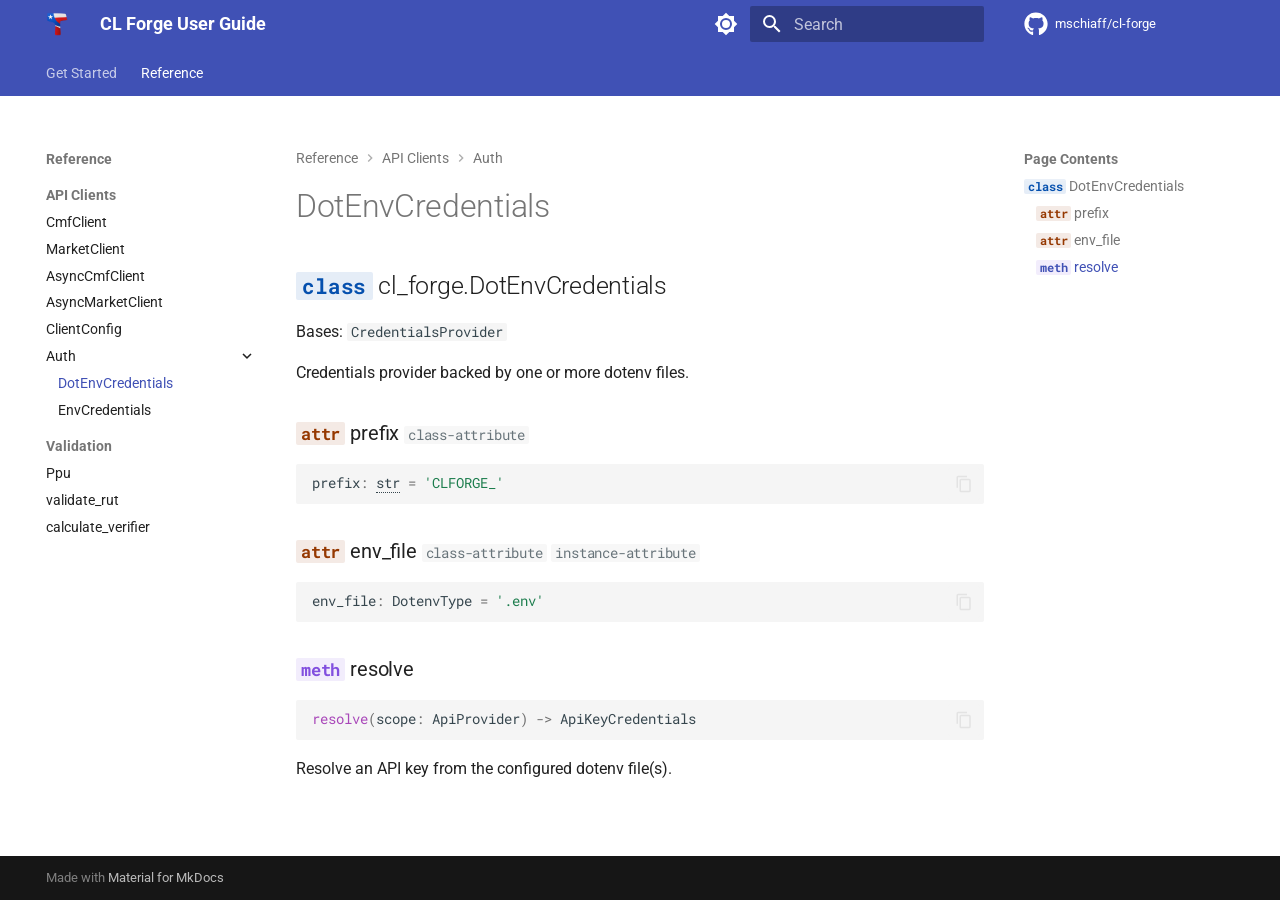
<file: api/DotEnvCredentials/index.html>
<!doctype html>
<html lang="en" class="no-js">
  <head>
    
      <meta charset="utf-8">
      <meta name="viewport" content="width=device-width,initial-scale=1">
      
        <meta name="description" content="Simple yet powerful Chilean tools written in Rust and Python">
      
      
      
        <link rel="canonical" href="https://mschiaff.github.io/cl-forge/api/DotEnvCredentials/">
      
      
        <link rel="prev" href="../ClientConfig/">
      
      
        <link rel="next" href="../EnvCredentials/">
      
      
        
      
      
      <link rel="icon" href="../../assets/images/favicon.png">
      <meta name="generator" content="mkdocs-1.6.1, mkdocs-material-9.7.1">
    
    
      
        <title>DotEnvCredentials - CL Forge User Guide</title>
      
    
    
      <link rel="stylesheet" href="../../assets/stylesheets/main.484c7ddc.min.css">
      
        
        <link rel="stylesheet" href="../../assets/stylesheets/palette.ab4e12ef.min.css">
      
      


    
    
      
    
    
      
        
        
        <link rel="preconnect" href="https://fonts.gstatic.com" crossorigin>
        <link rel="stylesheet" href="https://fonts.googleapis.com/css?family=Roboto:300,300i,400,400i,700,700i%7CRoboto+Mono:400,400i,700,700i&display=fallback">
        <style>:root{--md-text-font:"Roboto";--md-code-font:"Roboto Mono"}</style>
      
    
    
      <link rel="stylesheet" href="../../assets/_mkdocstrings.css">
    
      <link rel="stylesheet" href="../../extra/tweaks.css">
    
    <script>__md_scope=new URL("../..",location),__md_hash=e=>[...e].reduce(((e,_)=>(e<<5)-e+_.charCodeAt(0)),0),__md_get=(e,_=localStorage,t=__md_scope)=>JSON.parse(_.getItem(t.pathname+"."+e)),__md_set=(e,_,t=localStorage,a=__md_scope)=>{try{t.setItem(a.pathname+"."+e,JSON.stringify(_))}catch(e){}}</script>
    
      

    
    
  </head>
  
  
    
    
      
    
    
    
    
    <body dir="ltr" data-md-color-scheme="default" data-md-color-primary="custom" data-md-color-accent="indigo">
  
    
    <input class="md-toggle" data-md-toggle="drawer" type="checkbox" id="__drawer" autocomplete="off">
    <input class="md-toggle" data-md-toggle="search" type="checkbox" id="__search" autocomplete="off">
    <label class="md-overlay" for="__drawer"></label>
    <div data-md-component="skip">
      
        
        <a href="#cl_forge.DotEnvCredentials" class="md-skip">
          Skip to content
        </a>
      
    </div>
    <div data-md-component="announce">
      
    </div>
    
    
      

<header class="md-header" data-md-component="header">
  <nav class="md-header__inner md-grid" aria-label="Header">
    <a href="../.." title="CL Forge User Guide" class="md-header__button md-logo" aria-label="CL Forge User Guide" data-md-component="logo">
      
  <img src="../../assets/logo.png" alt="logo">

    </a>
    <label class="md-header__button md-icon" for="__drawer">
      
      <svg xmlns="http://www.w3.org/2000/svg" viewBox="0 0 24 24"><path d="M3 6h18v2H3zm0 5h18v2H3zm0 5h18v2H3z"/></svg>
    </label>
    <div class="md-header__title" data-md-component="header-title">
      <div class="md-header__ellipsis">
        <div class="md-header__topic">
          <span class="md-ellipsis">
            CL Forge User Guide
          </span>
        </div>
        <div class="md-header__topic" data-md-component="header-topic">
          <span class="md-ellipsis">
            
              DotEnvCredentials
            
          </span>
        </div>
      </div>
    </div>
    
      
        <form class="md-header__option" data-md-component="palette">
  
    
    
    
    <input class="md-option" data-md-color-media="(prefers-color-scheme: light)" data-md-color-scheme="default" data-md-color-primary="custom" data-md-color-accent="indigo"  aria-label="Switch to dark mode"  type="radio" name="__palette" id="__palette_0">
    
      <label class="md-header__button md-icon" title="Switch to dark mode" for="__palette_1" hidden>
        <svg xmlns="http://www.w3.org/2000/svg" viewBox="0 0 24 24"><path d="M12 8a4 4 0 0 0-4 4 4 4 0 0 0 4 4 4 4 0 0 0 4-4 4 4 0 0 0-4-4m0 10a6 6 0 0 1-6-6 6 6 0 0 1 6-6 6 6 0 0 1 6 6 6 6 0 0 1-6 6m8-9.31V4h-4.69L12 .69 8.69 4H4v4.69L.69 12 4 15.31V20h4.69L12 23.31 15.31 20H20v-4.69L23.31 12z"/></svg>
      </label>
    
  
    
    
    
    <input class="md-option" data-md-color-media="(prefers-color-scheme: dark)" data-md-color-scheme="slate" data-md-color-primary="custom" data-md-color-accent="indigo"  aria-label="Switch to light mode"  type="radio" name="__palette" id="__palette_1">
    
      <label class="md-header__button md-icon" title="Switch to light mode" for="__palette_0" hidden>
        <svg xmlns="http://www.w3.org/2000/svg" viewBox="0 0 24 24"><path d="M12 18c-.89 0-1.74-.2-2.5-.55C11.56 16.5 13 14.42 13 12s-1.44-4.5-3.5-5.45C10.26 6.2 11.11 6 12 6a6 6 0 0 1 6 6 6 6 0 0 1-6 6m8-9.31V4h-4.69L12 .69 8.69 4H4v4.69L.69 12 4 15.31V20h4.69L12 23.31 15.31 20H20v-4.69L23.31 12z"/></svg>
      </label>
    
  
</form>
      
    
    
      <script>var palette=__md_get("__palette");if(palette&&palette.color){if("(prefers-color-scheme)"===palette.color.media){var media=matchMedia("(prefers-color-scheme: light)"),input=document.querySelector(media.matches?"[data-md-color-media='(prefers-color-scheme: light)']":"[data-md-color-media='(prefers-color-scheme: dark)']");palette.color.media=input.getAttribute("data-md-color-media"),palette.color.scheme=input.getAttribute("data-md-color-scheme"),palette.color.primary=input.getAttribute("data-md-color-primary"),palette.color.accent=input.getAttribute("data-md-color-accent")}for(var[key,value]of Object.entries(palette.color))document.body.setAttribute("data-md-color-"+key,value)}</script>
    
    
    
      
      
        <label class="md-header__button md-icon" for="__search">
          
          <svg xmlns="http://www.w3.org/2000/svg" viewBox="0 0 24 24"><path d="M9.5 3A6.5 6.5 0 0 1 16 9.5c0 1.61-.59 3.09-1.56 4.23l.27.27h.79l5 5-1.5 1.5-5-5v-.79l-.27-.27A6.52 6.52 0 0 1 9.5 16 6.5 6.5 0 0 1 3 9.5 6.5 6.5 0 0 1 9.5 3m0 2C7 5 5 7 5 9.5S7 14 9.5 14 14 12 14 9.5 12 5 9.5 5"/></svg>
        </label>
        <div class="md-search" data-md-component="search" role="dialog">
  <label class="md-search__overlay" for="__search"></label>
  <div class="md-search__inner" role="search">
    <form class="md-search__form" name="search">
      <input type="text" class="md-search__input" name="query" aria-label="Search" placeholder="Search" autocapitalize="off" autocorrect="off" autocomplete="off" spellcheck="false" data-md-component="search-query" required>
      <label class="md-search__icon md-icon" for="__search">
        
        <svg xmlns="http://www.w3.org/2000/svg" viewBox="0 0 24 24"><path d="M9.5 3A6.5 6.5 0 0 1 16 9.5c0 1.61-.59 3.09-1.56 4.23l.27.27h.79l5 5-1.5 1.5-5-5v-.79l-.27-.27A6.52 6.52 0 0 1 9.5 16 6.5 6.5 0 0 1 3 9.5 6.5 6.5 0 0 1 9.5 3m0 2C7 5 5 7 5 9.5S7 14 9.5 14 14 12 14 9.5 12 5 9.5 5"/></svg>
        
        <svg xmlns="http://www.w3.org/2000/svg" viewBox="0 0 24 24"><path d="M20 11v2H8l5.5 5.5-1.42 1.42L4.16 12l7.92-7.92L13.5 5.5 8 11z"/></svg>
      </label>
      <nav class="md-search__options" aria-label="Search">
        
        <button type="reset" class="md-search__icon md-icon" title="Clear" aria-label="Clear" tabindex="-1">
          
          <svg xmlns="http://www.w3.org/2000/svg" viewBox="0 0 24 24"><path d="M19 6.41 17.59 5 12 10.59 6.41 5 5 6.41 10.59 12 5 17.59 6.41 19 12 13.41 17.59 19 19 17.59 13.41 12z"/></svg>
        </button>
      </nav>
      
        <div class="md-search__suggest" data-md-component="search-suggest"></div>
      
    </form>
    <div class="md-search__output">
      <div class="md-search__scrollwrap" tabindex="0" data-md-scrollfix>
        <div class="md-search-result" data-md-component="search-result">
          <div class="md-search-result__meta">
            Initializing search
          </div>
          <ol class="md-search-result__list" role="presentation"></ol>
        </div>
      </div>
    </div>
  </div>
</div>
      
    
    
      <div class="md-header__source">
        <a href="https://github.com/mschiaff/cl-forge" title="Go to repository" class="md-source" data-md-component="source">
  <div class="md-source__icon md-icon">
    
    <svg xmlns="http://www.w3.org/2000/svg" viewBox="0 0 512 512"><!--! Font Awesome Free 7.1.0 by @fontawesome - https://fontawesome.com License - https://fontawesome.com/license/free (Icons: CC BY 4.0, Fonts: SIL OFL 1.1, Code: MIT License) Copyright 2025 Fonticons, Inc.--><path d="M173.9 397.4c0 2-2.3 3.6-5.2 3.6-3.3.3-5.6-1.3-5.6-3.6 0-2 2.3-3.6 5.2-3.6 3-.3 5.6 1.3 5.6 3.6m-31.1-4.5c-.7 2 1.3 4.3 4.3 4.9 2.6 1 5.6 0 6.2-2s-1.3-4.3-4.3-5.2c-2.6-.7-5.5.3-6.2 2.3m44.2-1.7c-2.9.7-4.9 2.6-4.6 4.9.3 2 2.9 3.3 5.9 2.6 2.9-.7 4.9-2.6 4.6-4.6-.3-1.9-3-3.2-5.9-2.9M252.8 8C114.1 8 8 113.3 8 252c0 110.9 69.8 205.8 169.5 239.2 12.8 2.3 17.3-5.6 17.3-12.1 0-6.2-.3-40.4-.3-61.4 0 0-70 15-84.7-29.8 0 0-11.4-29.1-27.8-36.6 0 0-22.9-15.7 1.6-15.4 0 0 24.9 2 38.6 25.8 21.9 38.6 58.6 27.5 72.9 20.9 2.3-16 8.8-27.1 16-33.7-55.9-6.2-112.3-14.3-112.3-110.5 0-27.5 7.6-41.3 23.6-58.9-2.6-6.5-11.1-33.3 2.6-67.9 20.9-6.5 69 27 69 27 20-5.6 41.5-8.5 62.8-8.5s42.8 2.9 62.8 8.5c0 0 48.1-33.6 69-27 13.7 34.7 5.2 61.4 2.6 67.9 16 17.7 25.8 31.5 25.8 58.9 0 96.5-58.9 104.2-114.8 110.5 9.2 7.9 17 22.9 17 46.4 0 33.7-.3 75.4-.3 83.6 0 6.5 4.6 14.4 17.3 12.1C436.2 457.8 504 362.9 504 252 504 113.3 391.5 8 252.8 8M105.2 352.9c-1.3 1-1 3.3.7 5.2 1.6 1.6 3.9 2.3 5.2 1 1.3-1 1-3.3-.7-5.2-1.6-1.6-3.9-2.3-5.2-1m-10.8-8.1c-.7 1.3.3 2.9 2.3 3.9 1.6 1 3.6.7 4.3-.7.7-1.3-.3-2.9-2.3-3.9-2-.6-3.6-.3-4.3.7m32.4 35.6c-1.6 1.3-1 4.3 1.3 6.2 2.3 2.3 5.2 2.6 6.5 1 1.3-1.3.7-4.3-1.3-6.2-2.2-2.3-5.2-2.6-6.5-1m-11.4-14.7c-1.6 1-1.6 3.6 0 5.9s4.3 3.3 5.6 2.3c1.6-1.3 1.6-3.9 0-6.2-1.4-2.3-4-3.3-5.6-2"/></svg>
  </div>
  <div class="md-source__repository">
    mschiaff/cl-forge
  </div>
</a>
      </div>
    
  </nav>
  
</header>
    
    <div class="md-container" data-md-component="container">
      
      
        
          
            
<nav class="md-tabs" aria-label="Tabs" data-md-component="tabs">
  <div class="md-grid">
    <ul class="md-tabs__list">
      
        
  
  
  
  
    
    
      <li class="md-tabs__item">
        <a href="../.." class="md-tabs__link">
          
  
  
  Get Started

        </a>
      </li>
    
  

      
        
  
  
  
    
  
  
    
    
      
  
  
  
    
  
  
    
    
      <li class="md-tabs__item md-tabs__item--active">
        <a href="../CmfClient/" class="md-tabs__link">
          
  
  
  Reference

        </a>
      </li>
    
  

    
  

      
    </ul>
  </div>
</nav>
          
        
      
      <main class="md-main" data-md-component="main">
        <div class="md-main__inner md-grid">
          
            
              
              <div class="md-sidebar md-sidebar--primary" data-md-component="sidebar" data-md-type="navigation" >
                <div class="md-sidebar__scrollwrap">
                  <div class="md-sidebar__inner">
                    


  


<nav class="md-nav md-nav--primary md-nav--lifted" aria-label="Navigation" data-md-level="0">
  <label class="md-nav__title" for="__drawer">
    <a href="../.." title="CL Forge User Guide" class="md-nav__button md-logo" aria-label="CL Forge User Guide" data-md-component="logo">
      
  <img src="../../assets/logo.png" alt="logo">

    </a>
    CL Forge User Guide
  </label>
  
    <div class="md-nav__source">
      <a href="https://github.com/mschiaff/cl-forge" title="Go to repository" class="md-source" data-md-component="source">
  <div class="md-source__icon md-icon">
    
    <svg xmlns="http://www.w3.org/2000/svg" viewBox="0 0 512 512"><!--! Font Awesome Free 7.1.0 by @fontawesome - https://fontawesome.com License - https://fontawesome.com/license/free (Icons: CC BY 4.0, Fonts: SIL OFL 1.1, Code: MIT License) Copyright 2025 Fonticons, Inc.--><path d="M173.9 397.4c0 2-2.3 3.6-5.2 3.6-3.3.3-5.6-1.3-5.6-3.6 0-2 2.3-3.6 5.2-3.6 3-.3 5.6 1.3 5.6 3.6m-31.1-4.5c-.7 2 1.3 4.3 4.3 4.9 2.6 1 5.6 0 6.2-2s-1.3-4.3-4.3-5.2c-2.6-.7-5.5.3-6.2 2.3m44.2-1.7c-2.9.7-4.9 2.6-4.6 4.9.3 2 2.9 3.3 5.9 2.6 2.9-.7 4.9-2.6 4.6-4.6-.3-1.9-3-3.2-5.9-2.9M252.8 8C114.1 8 8 113.3 8 252c0 110.9 69.8 205.8 169.5 239.2 12.8 2.3 17.3-5.6 17.3-12.1 0-6.2-.3-40.4-.3-61.4 0 0-70 15-84.7-29.8 0 0-11.4-29.1-27.8-36.6 0 0-22.9-15.7 1.6-15.4 0 0 24.9 2 38.6 25.8 21.9 38.6 58.6 27.5 72.9 20.9 2.3-16 8.8-27.1 16-33.7-55.9-6.2-112.3-14.3-112.3-110.5 0-27.5 7.6-41.3 23.6-58.9-2.6-6.5-11.1-33.3 2.6-67.9 20.9-6.5 69 27 69 27 20-5.6 41.5-8.5 62.8-8.5s42.8 2.9 62.8 8.5c0 0 48.1-33.6 69-27 13.7 34.7 5.2 61.4 2.6 67.9 16 17.7 25.8 31.5 25.8 58.9 0 96.5-58.9 104.2-114.8 110.5 9.2 7.9 17 22.9 17 46.4 0 33.7-.3 75.4-.3 83.6 0 6.5 4.6 14.4 17.3 12.1C436.2 457.8 504 362.9 504 252 504 113.3 391.5 8 252.8 8M105.2 352.9c-1.3 1-1 3.3.7 5.2 1.6 1.6 3.9 2.3 5.2 1 1.3-1 1-3.3-.7-5.2-1.6-1.6-3.9-2.3-5.2-1m-10.8-8.1c-.7 1.3.3 2.9 2.3 3.9 1.6 1 3.6.7 4.3-.7.7-1.3-.3-2.9-2.3-3.9-2-.6-3.6-.3-4.3.7m32.4 35.6c-1.6 1.3-1 4.3 1.3 6.2 2.3 2.3 5.2 2.6 6.5 1 1.3-1.3.7-4.3-1.3-6.2-2.2-2.3-5.2-2.6-6.5-1m-11.4-14.7c-1.6 1-1.6 3.6 0 5.9s4.3 3.3 5.6 2.3c1.6-1.3 1.6-3.9 0-6.2-1.4-2.3-4-3.3-5.6-2"/></svg>
  </div>
  <div class="md-source__repository">
    mschiaff/cl-forge
  </div>
</a>
    </div>
  
  <ul class="md-nav__list" data-md-scrollfix>
    
      
      
  
  
  
  
    
    
    
    
      
      
        
      
    
    
    <li class="md-nav__item md-nav__item--nested">
      
        
        
        <input class="md-nav__toggle md-toggle " type="checkbox" id="__nav_1" >
        
          
          <label class="md-nav__link" for="__nav_1" id="__nav_1_label" tabindex="0">
            
  
  
  <span class="md-ellipsis">
    
  
    Get Started
  

    
  </span>
  
  

            <span class="md-nav__icon md-icon"></span>
          </label>
        
        <nav class="md-nav" data-md-level="1" aria-labelledby="__nav_1_label" aria-expanded="false">
          <label class="md-nav__title" for="__nav_1">
            <span class="md-nav__icon md-icon"></span>
            
  
    Get Started
  

          </label>
          <ul class="md-nav__list" data-md-scrollfix>
            
              
                
  
  
  
  
    <li class="md-nav__item">
      <a href="../.." class="md-nav__link">
        
  
  
  <span class="md-ellipsis">
    
  
    Welcome to CL Forge
  

    
  </span>
  
  

      </a>
    </li>
  

              
            
              
                
  
  
  
  
    <li class="md-nav__item">
      <a href="../../install/" class="md-nav__link">
        
  
  
  <span class="md-ellipsis">
    
  
    Installation
  

    
  </span>
  
  

      </a>
    </li>
  

              
            
              
                
  
  
  
  
    <li class="md-nav__item">
      <a href="../../contributing/" class="md-nav__link">
        
  
  
  <span class="md-ellipsis">
    
  
    Contributing
  

    
  </span>
  
  

      </a>
    </li>
  

              
            
          </ul>
        </nav>
      
    </li>
  

    
      
      
  
  
    
  
  
  
    
    
    
    
      
        
        
      
      
        
      
    
    
    <li class="md-nav__item md-nav__item--active md-nav__item--section md-nav__item--nested">
      
        
        
        <input class="md-nav__toggle md-toggle " type="checkbox" id="__nav_2" checked>
        
          
          <label class="md-nav__link" for="__nav_2" id="__nav_2_label" tabindex="">
            
  
  
  <span class="md-ellipsis">
    
  
    Reference
  

    
  </span>
  
  

            <span class="md-nav__icon md-icon"></span>
          </label>
        
        <nav class="md-nav" data-md-level="1" aria-labelledby="__nav_2_label" aria-expanded="true">
          <label class="md-nav__title" for="__nav_2">
            <span class="md-nav__icon md-icon"></span>
            
  
    Reference
  

          </label>
          <ul class="md-nav__list" data-md-scrollfix>
            
              
                
  
  
    
  
  
  
    
    
    
    
      
      
        
          
          
        
      
    
    
    <li class="md-nav__item md-nav__item--active md-nav__item--section md-nav__item--nested">
      
        
        
        <input class="md-nav__toggle md-toggle " type="checkbox" id="__nav_2_1" checked>
        
          
          <label class="md-nav__link" for="__nav_2_1" id="__nav_2_1_label" tabindex="">
            
  
  
  <span class="md-ellipsis">
    
  
    API Clients
  

    
  </span>
  
  

            <span class="md-nav__icon md-icon"></span>
          </label>
        
        <nav class="md-nav" data-md-level="2" aria-labelledby="__nav_2_1_label" aria-expanded="true">
          <label class="md-nav__title" for="__nav_2_1">
            <span class="md-nav__icon md-icon"></span>
            
  
    API Clients
  

          </label>
          <ul class="md-nav__list" data-md-scrollfix>
            
              
                
  
  
  
  
    <li class="md-nav__item">
      <a href="../CmfClient/" class="md-nav__link">
        
  
  
  <span class="md-ellipsis">
    
  
    CmfClient
  

    
  </span>
  
  

      </a>
    </li>
  

              
            
              
                
  
  
  
  
    <li class="md-nav__item">
      <a href="../MarketClient/" class="md-nav__link">
        
  
  
  <span class="md-ellipsis">
    
  
    MarketClient
  

    
  </span>
  
  

      </a>
    </li>
  

              
            
              
                
  
  
  
  
    <li class="md-nav__item">
      <a href="../AsyncCmfClient/" class="md-nav__link">
        
  
  
  <span class="md-ellipsis">
    
  
    AsyncCmfClient
  

    
  </span>
  
  

      </a>
    </li>
  

              
            
              
                
  
  
  
  
    <li class="md-nav__item">
      <a href="../AsyncMarketClient/" class="md-nav__link">
        
  
  
  <span class="md-ellipsis">
    
  
    AsyncMarketClient
  

    
  </span>
  
  

      </a>
    </li>
  

              
            
              
                
  
  
  
  
    <li class="md-nav__item">
      <a href="../ClientConfig/" class="md-nav__link">
        
  
  
  <span class="md-ellipsis">
    
  
    ClientConfig
  

    
  </span>
  
  

      </a>
    </li>
  

              
            
              
                
  
  
    
  
  
  
    
    
    
    
      
      
        
      
    
    
    <li class="md-nav__item md-nav__item--active md-nav__item--nested">
      
        
        
        <input class="md-nav__toggle md-toggle " type="checkbox" id="__nav_2_1_6" checked>
        
          
          <label class="md-nav__link" for="__nav_2_1_6" id="__nav_2_1_6_label" tabindex="0">
            
  
  
  <span class="md-ellipsis">
    
  
    Auth
  

    
  </span>
  
  

            <span class="md-nav__icon md-icon"></span>
          </label>
        
        <nav class="md-nav" data-md-level="3" aria-labelledby="__nav_2_1_6_label" aria-expanded="true">
          <label class="md-nav__title" for="__nav_2_1_6">
            <span class="md-nav__icon md-icon"></span>
            
  
    Auth
  

          </label>
          <ul class="md-nav__list" data-md-scrollfix>
            
              
                
  
  
    
  
  
  
    <li class="md-nav__item md-nav__item--active">
      
      <input class="md-nav__toggle md-toggle" type="checkbox" id="__toc">
      
      
      
        <label class="md-nav__link md-nav__link--active" for="__toc">
          
  
  
  <span class="md-ellipsis">
    
  
    DotEnvCredentials
  

    
  </span>
  
  

          <span class="md-nav__icon md-icon"></span>
        </label>
      
      <a href="./" class="md-nav__link md-nav__link--active">
        
  
  
  <span class="md-ellipsis">
    
  
    DotEnvCredentials
  

    
  </span>
  
  

      </a>
      
        

  

<nav class="md-nav md-nav--secondary" aria-label="Page Contents">
  
  
  
  
    <label class="md-nav__title" for="__toc">
      <span class="md-nav__icon md-icon"></span>
      Page Contents
    </label>
    <ul class="md-nav__list" data-md-component="toc" data-md-scrollfix>
      
        <li class="md-nav__item">
  <a href="#cl_forge.DotEnvCredentials" class="md-nav__link">
    <span class="md-ellipsis">
      
        <code class="doc-symbol doc-symbol-toc doc-symbol-class"></code>&nbsp;DotEnvCredentials
      
    </span>
  </a>
  
    <nav class="md-nav" aria-label=" DotEnvCredentials">
      <ul class="md-nav__list">
        
          <li class="md-nav__item">
  <a href="#cl_forge.DotEnvCredentials.prefix" class="md-nav__link">
    <span class="md-ellipsis">
      
        <code class="doc-symbol doc-symbol-toc doc-symbol-attribute"></code>&nbsp;prefix
      
    </span>
  </a>
  
</li>
        
          <li class="md-nav__item">
  <a href="#cl_forge.DotEnvCredentials.env_file" class="md-nav__link">
    <span class="md-ellipsis">
      
        <code class="doc-symbol doc-symbol-toc doc-symbol-attribute"></code>&nbsp;env_file
      
    </span>
  </a>
  
</li>
        
          <li class="md-nav__item">
  <a href="#cl_forge.DotEnvCredentials.resolve" class="md-nav__link">
    <span class="md-ellipsis">
      
        <code class="doc-symbol doc-symbol-toc doc-symbol-method"></code>&nbsp;resolve
      
    </span>
  </a>
  
</li>
        
      </ul>
    </nav>
  
</li>
      
    </ul>
  
</nav>
      
    </li>
  

              
            
              
                
  
  
  
  
    <li class="md-nav__item">
      <a href="../EnvCredentials/" class="md-nav__link">
        
  
  
  <span class="md-ellipsis">
    
  
    EnvCredentials
  

    
  </span>
  
  

      </a>
    </li>
  

              
            
          </ul>
        </nav>
      
    </li>
  

              
            
          </ul>
        </nav>
      
    </li>
  

              
            
              
                
  
  
  
  
    
    
    
    
      
      
        
          
          
        
      
    
    
    <li class="md-nav__item md-nav__item--section md-nav__item--nested">
      
        
        
        <input class="md-nav__toggle md-toggle " type="checkbox" id="__nav_2_2" >
        
          
          <label class="md-nav__link" for="__nav_2_2" id="__nav_2_2_label" tabindex="">
            
  
  
  <span class="md-ellipsis">
    
  
    Validation
  

    
  </span>
  
  

            <span class="md-nav__icon md-icon"></span>
          </label>
        
        <nav class="md-nav" data-md-level="2" aria-labelledby="__nav_2_2_label" aria-expanded="false">
          <label class="md-nav__title" for="__nav_2_2">
            <span class="md-nav__icon md-icon"></span>
            
  
    Validation
  

          </label>
          <ul class="md-nav__list" data-md-scrollfix>
            
              
                
  
  
  
  
    <li class="md-nav__item">
      <a href="../Ppu/" class="md-nav__link">
        
  
  
  <span class="md-ellipsis">
    
  
    Ppu
  

    
  </span>
  
  

      </a>
    </li>
  

              
            
              
                
  
  
  
  
    <li class="md-nav__item">
      <a href="../validate_rut/" class="md-nav__link">
        
  
  
  <span class="md-ellipsis">
    
  
    validate_rut
  

    
  </span>
  
  

      </a>
    </li>
  

              
            
              
                
  
  
  
  
    <li class="md-nav__item">
      <a href="../calculate_verifier/" class="md-nav__link">
        
  
  
  <span class="md-ellipsis">
    
  
    calculate_verifier
  

    
  </span>
  
  

      </a>
    </li>
  

              
            
          </ul>
        </nav>
      
    </li>
  

              
            
          </ul>
        </nav>
      
    </li>
  

    
  </ul>
</nav>
                  </div>
                </div>
              </div>
            
            
              
              <div class="md-sidebar md-sidebar--secondary" data-md-component="sidebar" data-md-type="toc" >
                <div class="md-sidebar__scrollwrap">
                  <div class="md-sidebar__inner">
                    

  

<nav class="md-nav md-nav--secondary" aria-label="Page Contents">
  
  
  
  
    <label class="md-nav__title" for="__toc">
      <span class="md-nav__icon md-icon"></span>
      Page Contents
    </label>
    <ul class="md-nav__list" data-md-component="toc" data-md-scrollfix>
      
        <li class="md-nav__item">
  <a href="#cl_forge.DotEnvCredentials" class="md-nav__link">
    <span class="md-ellipsis">
      
        <code class="doc-symbol doc-symbol-toc doc-symbol-class"></code>&nbsp;DotEnvCredentials
      
    </span>
  </a>
  
    <nav class="md-nav" aria-label=" DotEnvCredentials">
      <ul class="md-nav__list">
        
          <li class="md-nav__item">
  <a href="#cl_forge.DotEnvCredentials.prefix" class="md-nav__link">
    <span class="md-ellipsis">
      
        <code class="doc-symbol doc-symbol-toc doc-symbol-attribute"></code>&nbsp;prefix
      
    </span>
  </a>
  
</li>
        
          <li class="md-nav__item">
  <a href="#cl_forge.DotEnvCredentials.env_file" class="md-nav__link">
    <span class="md-ellipsis">
      
        <code class="doc-symbol doc-symbol-toc doc-symbol-attribute"></code>&nbsp;env_file
      
    </span>
  </a>
  
</li>
        
          <li class="md-nav__item">
  <a href="#cl_forge.DotEnvCredentials.resolve" class="md-nav__link">
    <span class="md-ellipsis">
      
        <code class="doc-symbol doc-symbol-toc doc-symbol-method"></code>&nbsp;resolve
      
    </span>
  </a>
  
</li>
        
      </ul>
    </nav>
  
</li>
      
    </ul>
  
</nav>
                  </div>
                </div>
              </div>
            
          
          
            <div class="md-content" data-md-component="content">
              
                




  <nav class="md-path" aria-label="Navigation" >
    <ol class="md-path__list">
      
      
        
  
  
    
    
      
  
  
    
    
      <li class="md-path__item">
        <a href="../CmfClient/" class="md-path__link">
          
  <span class="md-ellipsis">
    Reference
  </span>

        </a>
      </li>
    
  

    
  

      
        
  
  
    
    
      <li class="md-path__item">
        <a href="../CmfClient/" class="md-path__link">
          
  <span class="md-ellipsis">
    API Clients
  </span>

        </a>
      </li>
    
  

      
        
  
  
    
    
      <li class="md-path__item">
        <a href="./" class="md-path__link">
          
  <span class="md-ellipsis">
    Auth
  </span>

        </a>
      </li>
    
  

      
    </ol>
  </nav>

              
              <article class="md-content__inner md-typeset">
                
                  


  
  


  <h1>DotEnvCredentials</h1>

<div class="doc doc-object doc-class">



<h2 id="cl_forge.DotEnvCredentials" class="doc doc-heading">
<code class="doc-symbol doc-symbol-heading doc-symbol-class"></code>            <span class="doc doc-object-name doc-class-name">cl_forge.DotEnvCredentials</span>


<a href="#cl_forge.DotEnvCredentials" class="headerlink" title="Permanent link">&para;</a></h2>


    <div class="doc doc-contents first">
            <p class="doc doc-class-bases">
              Bases: <code><span title="cl_forge.rest.auth.base.CredentialsProvider">CredentialsProvider</span></code></p>



        <p>Credentials provider backed by one or more dotenv files.</p>











<div class="doc doc-children">







<div class="doc doc-object doc-attribute">



<h3 id="cl_forge.DotEnvCredentials.prefix" class="doc doc-heading">
<code class="doc-symbol doc-symbol-heading doc-symbol-attribute"></code>            <span class="doc doc-object-name doc-attribute-name">prefix</span>


  <span class="doc doc-labels">
      <small class="doc doc-label doc-label-class-attribute"><code>class-attribute</code></small>
  </span>

<a href="#cl_forge.DotEnvCredentials.prefix" class="headerlink" title="Permanent link">&para;</a></h3>
<div class="language-python doc-signature highlight"><pre><span></span><code><span id="__span-0-1"><a id="__codelineno-0-1" name="__codelineno-0-1" href="#__codelineno-0-1"></a><span class="n">prefix</span><span class="p">:</span> <span class="n"><a class="autorefs autorefs-external" href="https://docs.python.org/3/library/stdtypes.html#str">str</a></span> <span class="o">=</span> <span class="s1">&#39;CLFORGE_&#39;</span>
</span></code></pre></div>

    <div class="doc doc-contents ">

    </div>

</div>

<div class="doc doc-object doc-attribute">



<h3 id="cl_forge.DotEnvCredentials.env_file" class="doc doc-heading">
<code class="doc-symbol doc-symbol-heading doc-symbol-attribute"></code>            <span class="doc doc-object-name doc-attribute-name">env_file</span>


  <span class="doc doc-labels">
      <small class="doc doc-label doc-label-class-attribute"><code>class-attribute</code></small>
      <small class="doc doc-label doc-label-instance-attribute"><code>instance-attribute</code></small>
  </span>

<a href="#cl_forge.DotEnvCredentials.env_file" class="headerlink" title="Permanent link">&para;</a></h3>
<div class="language-python doc-signature highlight"><pre><span></span><code><span id="__span-0-1"><a id="__codelineno-0-1" name="__codelineno-0-1" href="#__codelineno-0-1"></a><span class="n">env_file</span><span class="p">:</span> <span class="n"><span title="cl_forge.rest.auth.types.DotenvType">DotenvType</span></span> <span class="o">=</span> <span class="s1">&#39;.env&#39;</span>
</span></code></pre></div>

    <div class="doc doc-contents ">

    </div>

</div>




<div class="doc doc-object doc-function">


<h3 id="cl_forge.DotEnvCredentials.resolve" class="doc doc-heading">
<code class="doc-symbol doc-symbol-heading doc-symbol-method"></code>            <span class="doc doc-object-name doc-function-name">resolve</span>


<a href="#cl_forge.DotEnvCredentials.resolve" class="headerlink" title="Permanent link">&para;</a></h3>
<div class="language-python doc-signature highlight"><pre><span></span><code><span id="__span-0-1"><a id="__codelineno-0-1" name="__codelineno-0-1" href="#__codelineno-0-1"></a><span class="nf">resolve</span><span class="p">(</span><span class="n">scope</span><span class="p">:</span> <span class="n"><span title="cl_forge.rest.auth.enums.ApiProvider">ApiProvider</span></span><span class="p">)</span> <span class="o">-&gt;</span> <span class="n"><span title="cl_forge.rest.auth.base.ApiKeyCredentials">ApiKeyCredentials</span></span>
</span></code></pre></div>

    <div class="doc doc-contents ">

        <p>Resolve an API key from the configured dotenv file(s).</p>


    </div>

</div>



  </div>

    </div>

</div>












                
              </article>
            </div>
          
          
  <script>var tabs=__md_get("__tabs");if(Array.isArray(tabs))e:for(var set of document.querySelectorAll(".tabbed-set")){var labels=set.querySelector(".tabbed-labels");for(var tab of tabs)for(var label of labels.getElementsByTagName("label"))if(label.innerText.trim()===tab){var input=document.getElementById(label.htmlFor);input.checked=!0;continue e}}</script>

<script>var target=document.getElementById(location.hash.slice(1));target&&target.name&&(target.checked=target.name.startsWith("__tabbed_"))</script>
        </div>
        
          <button type="button" class="md-top md-icon" data-md-component="top" hidden>
  
  <svg xmlns="http://www.w3.org/2000/svg" viewBox="0 0 24 24"><path d="M13 20h-2V8l-5.5 5.5-1.42-1.42L12 4.16l7.92 7.92-1.42 1.42L13 8z"/></svg>
  Back to top
</button>
        
      </main>
      
        <footer class="md-footer">
  
  <div class="md-footer-meta md-typeset">
    <div class="md-footer-meta__inner md-grid">
      <div class="md-copyright">
  
  
    Made with
    <a href="https://squidfunk.github.io/mkdocs-material/" target="_blank" rel="noopener">
      Material for MkDocs
    </a>
  
</div>
      
    </div>
  </div>
</footer>
      
    </div>
    <div class="md-dialog" data-md-component="dialog">
      <div class="md-dialog__inner md-typeset"></div>
    </div>
    
    
    
      
      
      <script id="__config" type="application/json">{"annotate": null, "base": "../..", "features": ["content.code.copy", "content.tabs.link", "navigation.sections", "navigation.tabs", "navigation.path", "navigation.top", "search.suggest", "toc.follow"], "search": "../../assets/javascripts/workers/search.2c215733.min.js", "tags": null, "translations": {"clipboard.copied": "Copied to clipboard", "clipboard.copy": "Copy to clipboard", "search.result.more.one": "1 more on this page", "search.result.more.other": "# more on this page", "search.result.none": "No matching documents", "search.result.one": "1 matching document", "search.result.other": "# matching documents", "search.result.placeholder": "Type to start searching", "search.result.term.missing": "Missing", "select.version": "Select version"}, "version": null}</script>
    
    
      <script src="../../assets/javascripts/bundle.79ae519e.min.js"></script>
      
    
  </body>
</html>
</file>
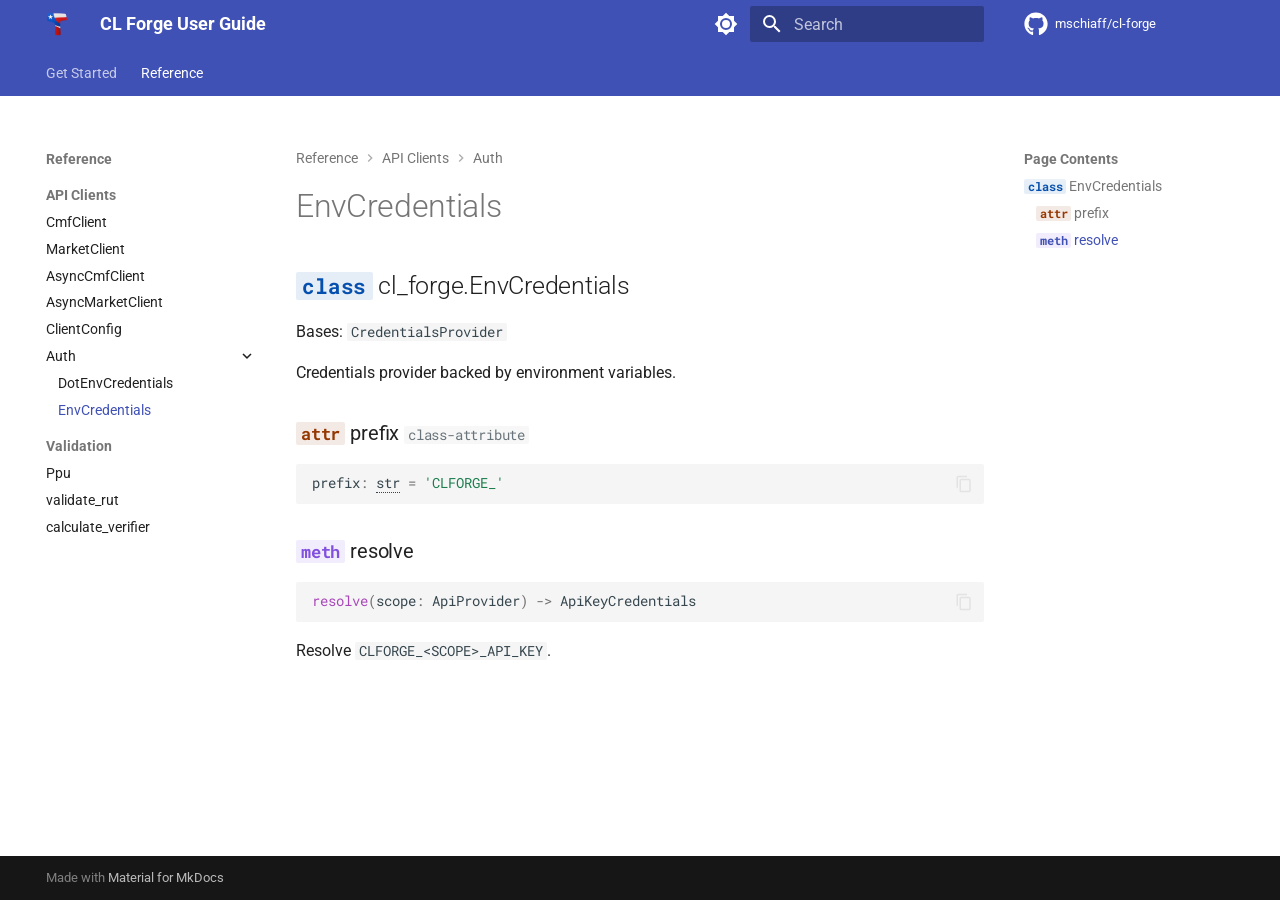
<file: api/EnvCredentials/index.html>
<!doctype html>
<html lang="en" class="no-js">
  <head>
    
      <meta charset="utf-8">
      <meta name="viewport" content="width=device-width,initial-scale=1">
      
        <meta name="description" content="Simple yet powerful Chilean tools written in Rust and Python">
      
      
      
        <link rel="canonical" href="https://mschiaff.github.io/cl-forge/api/EnvCredentials/">
      
      
        <link rel="prev" href="../DotEnvCredentials/">
      
      
        <link rel="next" href="../Ppu/">
      
      
        
      
      
      <link rel="icon" href="../../assets/images/favicon.png">
      <meta name="generator" content="mkdocs-1.6.1, mkdocs-material-9.7.1">
    
    
      
        <title>EnvCredentials - CL Forge User Guide</title>
      
    
    
      <link rel="stylesheet" href="../../assets/stylesheets/main.484c7ddc.min.css">
      
        
        <link rel="stylesheet" href="../../assets/stylesheets/palette.ab4e12ef.min.css">
      
      


    
    
      
    
    
      
        
        
        <link rel="preconnect" href="https://fonts.gstatic.com" crossorigin>
        <link rel="stylesheet" href="https://fonts.googleapis.com/css?family=Roboto:300,300i,400,400i,700,700i%7CRoboto+Mono:400,400i,700,700i&display=fallback">
        <style>:root{--md-text-font:"Roboto";--md-code-font:"Roboto Mono"}</style>
      
    
    
      <link rel="stylesheet" href="../../assets/_mkdocstrings.css">
    
      <link rel="stylesheet" href="../../extra/tweaks.css">
    
    <script>__md_scope=new URL("../..",location),__md_hash=e=>[...e].reduce(((e,_)=>(e<<5)-e+_.charCodeAt(0)),0),__md_get=(e,_=localStorage,t=__md_scope)=>JSON.parse(_.getItem(t.pathname+"."+e)),__md_set=(e,_,t=localStorage,a=__md_scope)=>{try{t.setItem(a.pathname+"."+e,JSON.stringify(_))}catch(e){}}</script>
    
      

    
    
  </head>
  
  
    
    
      
    
    
    
    
    <body dir="ltr" data-md-color-scheme="default" data-md-color-primary="custom" data-md-color-accent="indigo">
  
    
    <input class="md-toggle" data-md-toggle="drawer" type="checkbox" id="__drawer" autocomplete="off">
    <input class="md-toggle" data-md-toggle="search" type="checkbox" id="__search" autocomplete="off">
    <label class="md-overlay" for="__drawer"></label>
    <div data-md-component="skip">
      
        
        <a href="#cl_forge.EnvCredentials" class="md-skip">
          Skip to content
        </a>
      
    </div>
    <div data-md-component="announce">
      
    </div>
    
    
      

<header class="md-header" data-md-component="header">
  <nav class="md-header__inner md-grid" aria-label="Header">
    <a href="../.." title="CL Forge User Guide" class="md-header__button md-logo" aria-label="CL Forge User Guide" data-md-component="logo">
      
  <img src="../../assets/logo.png" alt="logo">

    </a>
    <label class="md-header__button md-icon" for="__drawer">
      
      <svg xmlns="http://www.w3.org/2000/svg" viewBox="0 0 24 24"><path d="M3 6h18v2H3zm0 5h18v2H3zm0 5h18v2H3z"/></svg>
    </label>
    <div class="md-header__title" data-md-component="header-title">
      <div class="md-header__ellipsis">
        <div class="md-header__topic">
          <span class="md-ellipsis">
            CL Forge User Guide
          </span>
        </div>
        <div class="md-header__topic" data-md-component="header-topic">
          <span class="md-ellipsis">
            
              EnvCredentials
            
          </span>
        </div>
      </div>
    </div>
    
      
        <form class="md-header__option" data-md-component="palette">
  
    
    
    
    <input class="md-option" data-md-color-media="(prefers-color-scheme: light)" data-md-color-scheme="default" data-md-color-primary="custom" data-md-color-accent="indigo"  aria-label="Switch to dark mode"  type="radio" name="__palette" id="__palette_0">
    
      <label class="md-header__button md-icon" title="Switch to dark mode" for="__palette_1" hidden>
        <svg xmlns="http://www.w3.org/2000/svg" viewBox="0 0 24 24"><path d="M12 8a4 4 0 0 0-4 4 4 4 0 0 0 4 4 4 4 0 0 0 4-4 4 4 0 0 0-4-4m0 10a6 6 0 0 1-6-6 6 6 0 0 1 6-6 6 6 0 0 1 6 6 6 6 0 0 1-6 6m8-9.31V4h-4.69L12 .69 8.69 4H4v4.69L.69 12 4 15.31V20h4.69L12 23.31 15.31 20H20v-4.69L23.31 12z"/></svg>
      </label>
    
  
    
    
    
    <input class="md-option" data-md-color-media="(prefers-color-scheme: dark)" data-md-color-scheme="slate" data-md-color-primary="custom" data-md-color-accent="indigo"  aria-label="Switch to light mode"  type="radio" name="__palette" id="__palette_1">
    
      <label class="md-header__button md-icon" title="Switch to light mode" for="__palette_0" hidden>
        <svg xmlns="http://www.w3.org/2000/svg" viewBox="0 0 24 24"><path d="M12 18c-.89 0-1.74-.2-2.5-.55C11.56 16.5 13 14.42 13 12s-1.44-4.5-3.5-5.45C10.26 6.2 11.11 6 12 6a6 6 0 0 1 6 6 6 6 0 0 1-6 6m8-9.31V4h-4.69L12 .69 8.69 4H4v4.69L.69 12 4 15.31V20h4.69L12 23.31 15.31 20H20v-4.69L23.31 12z"/></svg>
      </label>
    
  
</form>
      
    
    
      <script>var palette=__md_get("__palette");if(palette&&palette.color){if("(prefers-color-scheme)"===palette.color.media){var media=matchMedia("(prefers-color-scheme: light)"),input=document.querySelector(media.matches?"[data-md-color-media='(prefers-color-scheme: light)']":"[data-md-color-media='(prefers-color-scheme: dark)']");palette.color.media=input.getAttribute("data-md-color-media"),palette.color.scheme=input.getAttribute("data-md-color-scheme"),palette.color.primary=input.getAttribute("data-md-color-primary"),palette.color.accent=input.getAttribute("data-md-color-accent")}for(var[key,value]of Object.entries(palette.color))document.body.setAttribute("data-md-color-"+key,value)}</script>
    
    
    
      
      
        <label class="md-header__button md-icon" for="__search">
          
          <svg xmlns="http://www.w3.org/2000/svg" viewBox="0 0 24 24"><path d="M9.5 3A6.5 6.5 0 0 1 16 9.5c0 1.61-.59 3.09-1.56 4.23l.27.27h.79l5 5-1.5 1.5-5-5v-.79l-.27-.27A6.52 6.52 0 0 1 9.5 16 6.5 6.5 0 0 1 3 9.5 6.5 6.5 0 0 1 9.5 3m0 2C7 5 5 7 5 9.5S7 14 9.5 14 14 12 14 9.5 12 5 9.5 5"/></svg>
        </label>
        <div class="md-search" data-md-component="search" role="dialog">
  <label class="md-search__overlay" for="__search"></label>
  <div class="md-search__inner" role="search">
    <form class="md-search__form" name="search">
      <input type="text" class="md-search__input" name="query" aria-label="Search" placeholder="Search" autocapitalize="off" autocorrect="off" autocomplete="off" spellcheck="false" data-md-component="search-query" required>
      <label class="md-search__icon md-icon" for="__search">
        
        <svg xmlns="http://www.w3.org/2000/svg" viewBox="0 0 24 24"><path d="M9.5 3A6.5 6.5 0 0 1 16 9.5c0 1.61-.59 3.09-1.56 4.23l.27.27h.79l5 5-1.5 1.5-5-5v-.79l-.27-.27A6.52 6.52 0 0 1 9.5 16 6.5 6.5 0 0 1 3 9.5 6.5 6.5 0 0 1 9.5 3m0 2C7 5 5 7 5 9.5S7 14 9.5 14 14 12 14 9.5 12 5 9.5 5"/></svg>
        
        <svg xmlns="http://www.w3.org/2000/svg" viewBox="0 0 24 24"><path d="M20 11v2H8l5.5 5.5-1.42 1.42L4.16 12l7.92-7.92L13.5 5.5 8 11z"/></svg>
      </label>
      <nav class="md-search__options" aria-label="Search">
        
        <button type="reset" class="md-search__icon md-icon" title="Clear" aria-label="Clear" tabindex="-1">
          
          <svg xmlns="http://www.w3.org/2000/svg" viewBox="0 0 24 24"><path d="M19 6.41 17.59 5 12 10.59 6.41 5 5 6.41 10.59 12 5 17.59 6.41 19 12 13.41 17.59 19 19 17.59 13.41 12z"/></svg>
        </button>
      </nav>
      
        <div class="md-search__suggest" data-md-component="search-suggest"></div>
      
    </form>
    <div class="md-search__output">
      <div class="md-search__scrollwrap" tabindex="0" data-md-scrollfix>
        <div class="md-search-result" data-md-component="search-result">
          <div class="md-search-result__meta">
            Initializing search
          </div>
          <ol class="md-search-result__list" role="presentation"></ol>
        </div>
      </div>
    </div>
  </div>
</div>
      
    
    
      <div class="md-header__source">
        <a href="https://github.com/mschiaff/cl-forge" title="Go to repository" class="md-source" data-md-component="source">
  <div class="md-source__icon md-icon">
    
    <svg xmlns="http://www.w3.org/2000/svg" viewBox="0 0 512 512"><!--! Font Awesome Free 7.1.0 by @fontawesome - https://fontawesome.com License - https://fontawesome.com/license/free (Icons: CC BY 4.0, Fonts: SIL OFL 1.1, Code: MIT License) Copyright 2025 Fonticons, Inc.--><path d="M173.9 397.4c0 2-2.3 3.6-5.2 3.6-3.3.3-5.6-1.3-5.6-3.6 0-2 2.3-3.6 5.2-3.6 3-.3 5.6 1.3 5.6 3.6m-31.1-4.5c-.7 2 1.3 4.3 4.3 4.9 2.6 1 5.6 0 6.2-2s-1.3-4.3-4.3-5.2c-2.6-.7-5.5.3-6.2 2.3m44.2-1.7c-2.9.7-4.9 2.6-4.6 4.9.3 2 2.9 3.3 5.9 2.6 2.9-.7 4.9-2.6 4.6-4.6-.3-1.9-3-3.2-5.9-2.9M252.8 8C114.1 8 8 113.3 8 252c0 110.9 69.8 205.8 169.5 239.2 12.8 2.3 17.3-5.6 17.3-12.1 0-6.2-.3-40.4-.3-61.4 0 0-70 15-84.7-29.8 0 0-11.4-29.1-27.8-36.6 0 0-22.9-15.7 1.6-15.4 0 0 24.9 2 38.6 25.8 21.9 38.6 58.6 27.5 72.9 20.9 2.3-16 8.8-27.1 16-33.7-55.9-6.2-112.3-14.3-112.3-110.5 0-27.5 7.6-41.3 23.6-58.9-2.6-6.5-11.1-33.3 2.6-67.9 20.9-6.5 69 27 69 27 20-5.6 41.5-8.5 62.8-8.5s42.8 2.9 62.8 8.5c0 0 48.1-33.6 69-27 13.7 34.7 5.2 61.4 2.6 67.9 16 17.7 25.8 31.5 25.8 58.9 0 96.5-58.9 104.2-114.8 110.5 9.2 7.9 17 22.9 17 46.4 0 33.7-.3 75.4-.3 83.6 0 6.5 4.6 14.4 17.3 12.1C436.2 457.8 504 362.9 504 252 504 113.3 391.5 8 252.8 8M105.2 352.9c-1.3 1-1 3.3.7 5.2 1.6 1.6 3.9 2.3 5.2 1 1.3-1 1-3.3-.7-5.2-1.6-1.6-3.9-2.3-5.2-1m-10.8-8.1c-.7 1.3.3 2.9 2.3 3.9 1.6 1 3.6.7 4.3-.7.7-1.3-.3-2.9-2.3-3.9-2-.6-3.6-.3-4.3.7m32.4 35.6c-1.6 1.3-1 4.3 1.3 6.2 2.3 2.3 5.2 2.6 6.5 1 1.3-1.3.7-4.3-1.3-6.2-2.2-2.3-5.2-2.6-6.5-1m-11.4-14.7c-1.6 1-1.6 3.6 0 5.9s4.3 3.3 5.6 2.3c1.6-1.3 1.6-3.9 0-6.2-1.4-2.3-4-3.3-5.6-2"/></svg>
  </div>
  <div class="md-source__repository">
    mschiaff/cl-forge
  </div>
</a>
      </div>
    
  </nav>
  
</header>
    
    <div class="md-container" data-md-component="container">
      
      
        
          
            
<nav class="md-tabs" aria-label="Tabs" data-md-component="tabs">
  <div class="md-grid">
    <ul class="md-tabs__list">
      
        
  
  
  
  
    
    
      <li class="md-tabs__item">
        <a href="../.." class="md-tabs__link">
          
  
  
  Get Started

        </a>
      </li>
    
  

      
        
  
  
  
    
  
  
    
    
      
  
  
  
    
  
  
    
    
      <li class="md-tabs__item md-tabs__item--active">
        <a href="../CmfClient/" class="md-tabs__link">
          
  
  
  Reference

        </a>
      </li>
    
  

    
  

      
    </ul>
  </div>
</nav>
          
        
      
      <main class="md-main" data-md-component="main">
        <div class="md-main__inner md-grid">
          
            
              
              <div class="md-sidebar md-sidebar--primary" data-md-component="sidebar" data-md-type="navigation" >
                <div class="md-sidebar__scrollwrap">
                  <div class="md-sidebar__inner">
                    


  


<nav class="md-nav md-nav--primary md-nav--lifted" aria-label="Navigation" data-md-level="0">
  <label class="md-nav__title" for="__drawer">
    <a href="../.." title="CL Forge User Guide" class="md-nav__button md-logo" aria-label="CL Forge User Guide" data-md-component="logo">
      
  <img src="../../assets/logo.png" alt="logo">

    </a>
    CL Forge User Guide
  </label>
  
    <div class="md-nav__source">
      <a href="https://github.com/mschiaff/cl-forge" title="Go to repository" class="md-source" data-md-component="source">
  <div class="md-source__icon md-icon">
    
    <svg xmlns="http://www.w3.org/2000/svg" viewBox="0 0 512 512"><!--! Font Awesome Free 7.1.0 by @fontawesome - https://fontawesome.com License - https://fontawesome.com/license/free (Icons: CC BY 4.0, Fonts: SIL OFL 1.1, Code: MIT License) Copyright 2025 Fonticons, Inc.--><path d="M173.9 397.4c0 2-2.3 3.6-5.2 3.6-3.3.3-5.6-1.3-5.6-3.6 0-2 2.3-3.6 5.2-3.6 3-.3 5.6 1.3 5.6 3.6m-31.1-4.5c-.7 2 1.3 4.3 4.3 4.9 2.6 1 5.6 0 6.2-2s-1.3-4.3-4.3-5.2c-2.6-.7-5.5.3-6.2 2.3m44.2-1.7c-2.9.7-4.9 2.6-4.6 4.9.3 2 2.9 3.3 5.9 2.6 2.9-.7 4.9-2.6 4.6-4.6-.3-1.9-3-3.2-5.9-2.9M252.8 8C114.1 8 8 113.3 8 252c0 110.9 69.8 205.8 169.5 239.2 12.8 2.3 17.3-5.6 17.3-12.1 0-6.2-.3-40.4-.3-61.4 0 0-70 15-84.7-29.8 0 0-11.4-29.1-27.8-36.6 0 0-22.9-15.7 1.6-15.4 0 0 24.9 2 38.6 25.8 21.9 38.6 58.6 27.5 72.9 20.9 2.3-16 8.8-27.1 16-33.7-55.9-6.2-112.3-14.3-112.3-110.5 0-27.5 7.6-41.3 23.6-58.9-2.6-6.5-11.1-33.3 2.6-67.9 20.9-6.5 69 27 69 27 20-5.6 41.5-8.5 62.8-8.5s42.8 2.9 62.8 8.5c0 0 48.1-33.6 69-27 13.7 34.7 5.2 61.4 2.6 67.9 16 17.7 25.8 31.5 25.8 58.9 0 96.5-58.9 104.2-114.8 110.5 9.2 7.9 17 22.9 17 46.4 0 33.7-.3 75.4-.3 83.6 0 6.5 4.6 14.4 17.3 12.1C436.2 457.8 504 362.9 504 252 504 113.3 391.5 8 252.8 8M105.2 352.9c-1.3 1-1 3.3.7 5.2 1.6 1.6 3.9 2.3 5.2 1 1.3-1 1-3.3-.7-5.2-1.6-1.6-3.9-2.3-5.2-1m-10.8-8.1c-.7 1.3.3 2.9 2.3 3.9 1.6 1 3.6.7 4.3-.7.7-1.3-.3-2.9-2.3-3.9-2-.6-3.6-.3-4.3.7m32.4 35.6c-1.6 1.3-1 4.3 1.3 6.2 2.3 2.3 5.2 2.6 6.5 1 1.3-1.3.7-4.3-1.3-6.2-2.2-2.3-5.2-2.6-6.5-1m-11.4-14.7c-1.6 1-1.6 3.6 0 5.9s4.3 3.3 5.6 2.3c1.6-1.3 1.6-3.9 0-6.2-1.4-2.3-4-3.3-5.6-2"/></svg>
  </div>
  <div class="md-source__repository">
    mschiaff/cl-forge
  </div>
</a>
    </div>
  
  <ul class="md-nav__list" data-md-scrollfix>
    
      
      
  
  
  
  
    
    
    
    
      
      
        
      
    
    
    <li class="md-nav__item md-nav__item--nested">
      
        
        
        <input class="md-nav__toggle md-toggle " type="checkbox" id="__nav_1" >
        
          
          <label class="md-nav__link" for="__nav_1" id="__nav_1_label" tabindex="0">
            
  
  
  <span class="md-ellipsis">
    
  
    Get Started
  

    
  </span>
  
  

            <span class="md-nav__icon md-icon"></span>
          </label>
        
        <nav class="md-nav" data-md-level="1" aria-labelledby="__nav_1_label" aria-expanded="false">
          <label class="md-nav__title" for="__nav_1">
            <span class="md-nav__icon md-icon"></span>
            
  
    Get Started
  

          </label>
          <ul class="md-nav__list" data-md-scrollfix>
            
              
                
  
  
  
  
    <li class="md-nav__item">
      <a href="../.." class="md-nav__link">
        
  
  
  <span class="md-ellipsis">
    
  
    Welcome to CL Forge
  

    
  </span>
  
  

      </a>
    </li>
  

              
            
              
                
  
  
  
  
    <li class="md-nav__item">
      <a href="../../install/" class="md-nav__link">
        
  
  
  <span class="md-ellipsis">
    
  
    Installation
  

    
  </span>
  
  

      </a>
    </li>
  

              
            
              
                
  
  
  
  
    <li class="md-nav__item">
      <a href="../../contributing/" class="md-nav__link">
        
  
  
  <span class="md-ellipsis">
    
  
    Contributing
  

    
  </span>
  
  

      </a>
    </li>
  

              
            
          </ul>
        </nav>
      
    </li>
  

    
      
      
  
  
    
  
  
  
    
    
    
    
      
        
        
      
      
        
      
    
    
    <li class="md-nav__item md-nav__item--active md-nav__item--section md-nav__item--nested">
      
        
        
        <input class="md-nav__toggle md-toggle " type="checkbox" id="__nav_2" checked>
        
          
          <label class="md-nav__link" for="__nav_2" id="__nav_2_label" tabindex="">
            
  
  
  <span class="md-ellipsis">
    
  
    Reference
  

    
  </span>
  
  

            <span class="md-nav__icon md-icon"></span>
          </label>
        
        <nav class="md-nav" data-md-level="1" aria-labelledby="__nav_2_label" aria-expanded="true">
          <label class="md-nav__title" for="__nav_2">
            <span class="md-nav__icon md-icon"></span>
            
  
    Reference
  

          </label>
          <ul class="md-nav__list" data-md-scrollfix>
            
              
                
  
  
    
  
  
  
    
    
    
    
      
      
        
          
          
        
      
    
    
    <li class="md-nav__item md-nav__item--active md-nav__item--section md-nav__item--nested">
      
        
        
        <input class="md-nav__toggle md-toggle " type="checkbox" id="__nav_2_1" checked>
        
          
          <label class="md-nav__link" for="__nav_2_1" id="__nav_2_1_label" tabindex="">
            
  
  
  <span class="md-ellipsis">
    
  
    API Clients
  

    
  </span>
  
  

            <span class="md-nav__icon md-icon"></span>
          </label>
        
        <nav class="md-nav" data-md-level="2" aria-labelledby="__nav_2_1_label" aria-expanded="true">
          <label class="md-nav__title" for="__nav_2_1">
            <span class="md-nav__icon md-icon"></span>
            
  
    API Clients
  

          </label>
          <ul class="md-nav__list" data-md-scrollfix>
            
              
                
  
  
  
  
    <li class="md-nav__item">
      <a href="../CmfClient/" class="md-nav__link">
        
  
  
  <span class="md-ellipsis">
    
  
    CmfClient
  

    
  </span>
  
  

      </a>
    </li>
  

              
            
              
                
  
  
  
  
    <li class="md-nav__item">
      <a href="../MarketClient/" class="md-nav__link">
        
  
  
  <span class="md-ellipsis">
    
  
    MarketClient
  

    
  </span>
  
  

      </a>
    </li>
  

              
            
              
                
  
  
  
  
    <li class="md-nav__item">
      <a href="../AsyncCmfClient/" class="md-nav__link">
        
  
  
  <span class="md-ellipsis">
    
  
    AsyncCmfClient
  

    
  </span>
  
  

      </a>
    </li>
  

              
            
              
                
  
  
  
  
    <li class="md-nav__item">
      <a href="../AsyncMarketClient/" class="md-nav__link">
        
  
  
  <span class="md-ellipsis">
    
  
    AsyncMarketClient
  

    
  </span>
  
  

      </a>
    </li>
  

              
            
              
                
  
  
  
  
    <li class="md-nav__item">
      <a href="../ClientConfig/" class="md-nav__link">
        
  
  
  <span class="md-ellipsis">
    
  
    ClientConfig
  

    
  </span>
  
  

      </a>
    </li>
  

              
            
              
                
  
  
    
  
  
  
    
    
    
    
      
      
        
      
    
    
    <li class="md-nav__item md-nav__item--active md-nav__item--nested">
      
        
        
        <input class="md-nav__toggle md-toggle " type="checkbox" id="__nav_2_1_6" checked>
        
          
          <label class="md-nav__link" for="__nav_2_1_6" id="__nav_2_1_6_label" tabindex="0">
            
  
  
  <span class="md-ellipsis">
    
  
    Auth
  

    
  </span>
  
  

            <span class="md-nav__icon md-icon"></span>
          </label>
        
        <nav class="md-nav" data-md-level="3" aria-labelledby="__nav_2_1_6_label" aria-expanded="true">
          <label class="md-nav__title" for="__nav_2_1_6">
            <span class="md-nav__icon md-icon"></span>
            
  
    Auth
  

          </label>
          <ul class="md-nav__list" data-md-scrollfix>
            
              
                
  
  
  
  
    <li class="md-nav__item">
      <a href="../DotEnvCredentials/" class="md-nav__link">
        
  
  
  <span class="md-ellipsis">
    
  
    DotEnvCredentials
  

    
  </span>
  
  

      </a>
    </li>
  

              
            
              
                
  
  
    
  
  
  
    <li class="md-nav__item md-nav__item--active">
      
      <input class="md-nav__toggle md-toggle" type="checkbox" id="__toc">
      
      
      
        <label class="md-nav__link md-nav__link--active" for="__toc">
          
  
  
  <span class="md-ellipsis">
    
  
    EnvCredentials
  

    
  </span>
  
  

          <span class="md-nav__icon md-icon"></span>
        </label>
      
      <a href="./" class="md-nav__link md-nav__link--active">
        
  
  
  <span class="md-ellipsis">
    
  
    EnvCredentials
  

    
  </span>
  
  

      </a>
      
        

  

<nav class="md-nav md-nav--secondary" aria-label="Page Contents">
  
  
  
  
    <label class="md-nav__title" for="__toc">
      <span class="md-nav__icon md-icon"></span>
      Page Contents
    </label>
    <ul class="md-nav__list" data-md-component="toc" data-md-scrollfix>
      
        <li class="md-nav__item">
  <a href="#cl_forge.EnvCredentials" class="md-nav__link">
    <span class="md-ellipsis">
      
        <code class="doc-symbol doc-symbol-toc doc-symbol-class"></code>&nbsp;EnvCredentials
      
    </span>
  </a>
  
    <nav class="md-nav" aria-label=" EnvCredentials">
      <ul class="md-nav__list">
        
          <li class="md-nav__item">
  <a href="#cl_forge.EnvCredentials.prefix" class="md-nav__link">
    <span class="md-ellipsis">
      
        <code class="doc-symbol doc-symbol-toc doc-symbol-attribute"></code>&nbsp;prefix
      
    </span>
  </a>
  
</li>
        
          <li class="md-nav__item">
  <a href="#cl_forge.EnvCredentials.resolve" class="md-nav__link">
    <span class="md-ellipsis">
      
        <code class="doc-symbol doc-symbol-toc doc-symbol-method"></code>&nbsp;resolve
      
    </span>
  </a>
  
</li>
        
      </ul>
    </nav>
  
</li>
      
    </ul>
  
</nav>
      
    </li>
  

              
            
          </ul>
        </nav>
      
    </li>
  

              
            
          </ul>
        </nav>
      
    </li>
  

              
            
              
                
  
  
  
  
    
    
    
    
      
      
        
          
          
        
      
    
    
    <li class="md-nav__item md-nav__item--section md-nav__item--nested">
      
        
        
        <input class="md-nav__toggle md-toggle " type="checkbox" id="__nav_2_2" >
        
          
          <label class="md-nav__link" for="__nav_2_2" id="__nav_2_2_label" tabindex="">
            
  
  
  <span class="md-ellipsis">
    
  
    Validation
  

    
  </span>
  
  

            <span class="md-nav__icon md-icon"></span>
          </label>
        
        <nav class="md-nav" data-md-level="2" aria-labelledby="__nav_2_2_label" aria-expanded="false">
          <label class="md-nav__title" for="__nav_2_2">
            <span class="md-nav__icon md-icon"></span>
            
  
    Validation
  

          </label>
          <ul class="md-nav__list" data-md-scrollfix>
            
              
                
  
  
  
  
    <li class="md-nav__item">
      <a href="../Ppu/" class="md-nav__link">
        
  
  
  <span class="md-ellipsis">
    
  
    Ppu
  

    
  </span>
  
  

      </a>
    </li>
  

              
            
              
                
  
  
  
  
    <li class="md-nav__item">
      <a href="../validate_rut/" class="md-nav__link">
        
  
  
  <span class="md-ellipsis">
    
  
    validate_rut
  

    
  </span>
  
  

      </a>
    </li>
  

              
            
              
                
  
  
  
  
    <li class="md-nav__item">
      <a href="../calculate_verifier/" class="md-nav__link">
        
  
  
  <span class="md-ellipsis">
    
  
    calculate_verifier
  

    
  </span>
  
  

      </a>
    </li>
  

              
            
          </ul>
        </nav>
      
    </li>
  

              
            
          </ul>
        </nav>
      
    </li>
  

    
  </ul>
</nav>
                  </div>
                </div>
              </div>
            
            
              
              <div class="md-sidebar md-sidebar--secondary" data-md-component="sidebar" data-md-type="toc" >
                <div class="md-sidebar__scrollwrap">
                  <div class="md-sidebar__inner">
                    

  

<nav class="md-nav md-nav--secondary" aria-label="Page Contents">
  
  
  
  
    <label class="md-nav__title" for="__toc">
      <span class="md-nav__icon md-icon"></span>
      Page Contents
    </label>
    <ul class="md-nav__list" data-md-component="toc" data-md-scrollfix>
      
        <li class="md-nav__item">
  <a href="#cl_forge.EnvCredentials" class="md-nav__link">
    <span class="md-ellipsis">
      
        <code class="doc-symbol doc-symbol-toc doc-symbol-class"></code>&nbsp;EnvCredentials
      
    </span>
  </a>
  
    <nav class="md-nav" aria-label=" EnvCredentials">
      <ul class="md-nav__list">
        
          <li class="md-nav__item">
  <a href="#cl_forge.EnvCredentials.prefix" class="md-nav__link">
    <span class="md-ellipsis">
      
        <code class="doc-symbol doc-symbol-toc doc-symbol-attribute"></code>&nbsp;prefix
      
    </span>
  </a>
  
</li>
        
          <li class="md-nav__item">
  <a href="#cl_forge.EnvCredentials.resolve" class="md-nav__link">
    <span class="md-ellipsis">
      
        <code class="doc-symbol doc-symbol-toc doc-symbol-method"></code>&nbsp;resolve
      
    </span>
  </a>
  
</li>
        
      </ul>
    </nav>
  
</li>
      
    </ul>
  
</nav>
                  </div>
                </div>
              </div>
            
          
          
            <div class="md-content" data-md-component="content">
              
                




  <nav class="md-path" aria-label="Navigation" >
    <ol class="md-path__list">
      
      
        
  
  
    
    
      
  
  
    
    
      <li class="md-path__item">
        <a href="../CmfClient/" class="md-path__link">
          
  <span class="md-ellipsis">
    Reference
  </span>

        </a>
      </li>
    
  

    
  

      
        
  
  
    
    
      <li class="md-path__item">
        <a href="../CmfClient/" class="md-path__link">
          
  <span class="md-ellipsis">
    API Clients
  </span>

        </a>
      </li>
    
  

      
        
  
  
    
    
      <li class="md-path__item">
        <a href="../DotEnvCredentials/" class="md-path__link">
          
  <span class="md-ellipsis">
    Auth
  </span>

        </a>
      </li>
    
  

      
    </ol>
  </nav>

              
              <article class="md-content__inner md-typeset">
                
                  


  
  


  <h1>EnvCredentials</h1>

<div class="doc doc-object doc-class">



<h2 id="cl_forge.EnvCredentials" class="doc doc-heading">
<code class="doc-symbol doc-symbol-heading doc-symbol-class"></code>            <span class="doc doc-object-name doc-class-name">cl_forge.EnvCredentials</span>


<a href="#cl_forge.EnvCredentials" class="headerlink" title="Permanent link">&para;</a></h2>


    <div class="doc doc-contents first">
            <p class="doc doc-class-bases">
              Bases: <code><span title="cl_forge.rest.auth.base.CredentialsProvider">CredentialsProvider</span></code></p>



        <p>Credentials provider backed by environment variables.</p>











<div class="doc doc-children">







<div class="doc doc-object doc-attribute">



<h3 id="cl_forge.EnvCredentials.prefix" class="doc doc-heading">
<code class="doc-symbol doc-symbol-heading doc-symbol-attribute"></code>            <span class="doc doc-object-name doc-attribute-name">prefix</span>


  <span class="doc doc-labels">
      <small class="doc doc-label doc-label-class-attribute"><code>class-attribute</code></small>
  </span>

<a href="#cl_forge.EnvCredentials.prefix" class="headerlink" title="Permanent link">&para;</a></h3>
<div class="language-python doc-signature highlight"><pre><span></span><code><span id="__span-0-1"><a id="__codelineno-0-1" name="__codelineno-0-1" href="#__codelineno-0-1"></a><span class="n">prefix</span><span class="p">:</span> <span class="n"><a class="autorefs autorefs-external" href="https://docs.python.org/3/library/stdtypes.html#str">str</a></span> <span class="o">=</span> <span class="s1">&#39;CLFORGE_&#39;</span>
</span></code></pre></div>

    <div class="doc doc-contents ">

    </div>

</div>




<div class="doc doc-object doc-function">


<h3 id="cl_forge.EnvCredentials.resolve" class="doc doc-heading">
<code class="doc-symbol doc-symbol-heading doc-symbol-method"></code>            <span class="doc doc-object-name doc-function-name">resolve</span>


<a href="#cl_forge.EnvCredentials.resolve" class="headerlink" title="Permanent link">&para;</a></h3>
<div class="language-python doc-signature highlight"><pre><span></span><code><span id="__span-0-1"><a id="__codelineno-0-1" name="__codelineno-0-1" href="#__codelineno-0-1"></a><span class="nf">resolve</span><span class="p">(</span><span class="n">scope</span><span class="p">:</span> <span class="n"><span title="cl_forge.rest.auth.enums.ApiProvider">ApiProvider</span></span><span class="p">)</span> <span class="o">-&gt;</span> <span class="n"><span title="cl_forge.rest.auth.base.ApiKeyCredentials">ApiKeyCredentials</span></span>
</span></code></pre></div>

    <div class="doc doc-contents ">

        <p>Resolve <code>CLFORGE_&lt;SCOPE&gt;_API_KEY</code>.</p>


    </div>

</div>



  </div>

    </div>

</div>












                
              </article>
            </div>
          
          
  <script>var tabs=__md_get("__tabs");if(Array.isArray(tabs))e:for(var set of document.querySelectorAll(".tabbed-set")){var labels=set.querySelector(".tabbed-labels");for(var tab of tabs)for(var label of labels.getElementsByTagName("label"))if(label.innerText.trim()===tab){var input=document.getElementById(label.htmlFor);input.checked=!0;continue e}}</script>

<script>var target=document.getElementById(location.hash.slice(1));target&&target.name&&(target.checked=target.name.startsWith("__tabbed_"))</script>
        </div>
        
          <button type="button" class="md-top md-icon" data-md-component="top" hidden>
  
  <svg xmlns="http://www.w3.org/2000/svg" viewBox="0 0 24 24"><path d="M13 20h-2V8l-5.5 5.5-1.42-1.42L12 4.16l7.92 7.92-1.42 1.42L13 8z"/></svg>
  Back to top
</button>
        
      </main>
      
        <footer class="md-footer">
  
  <div class="md-footer-meta md-typeset">
    <div class="md-footer-meta__inner md-grid">
      <div class="md-copyright">
  
  
    Made with
    <a href="https://squidfunk.github.io/mkdocs-material/" target="_blank" rel="noopener">
      Material for MkDocs
    </a>
  
</div>
      
    </div>
  </div>
</footer>
      
    </div>
    <div class="md-dialog" data-md-component="dialog">
      <div class="md-dialog__inner md-typeset"></div>
    </div>
    
    
    
      
      
      <script id="__config" type="application/json">{"annotate": null, "base": "../..", "features": ["content.code.copy", "content.tabs.link", "navigation.sections", "navigation.tabs", "navigation.path", "navigation.top", "search.suggest", "toc.follow"], "search": "../../assets/javascripts/workers/search.2c215733.min.js", "tags": null, "translations": {"clipboard.copied": "Copied to clipboard", "clipboard.copy": "Copy to clipboard", "search.result.more.one": "1 more on this page", "search.result.more.other": "# more on this page", "search.result.none": "No matching documents", "search.result.one": "1 matching document", "search.result.other": "# matching documents", "search.result.placeholder": "Type to start searching", "search.result.term.missing": "Missing", "select.version": "Select version"}, "version": null}</script>
    
    
      <script src="../../assets/javascripts/bundle.79ae519e.min.js"></script>
      
    
  </body>
</html>
</file>
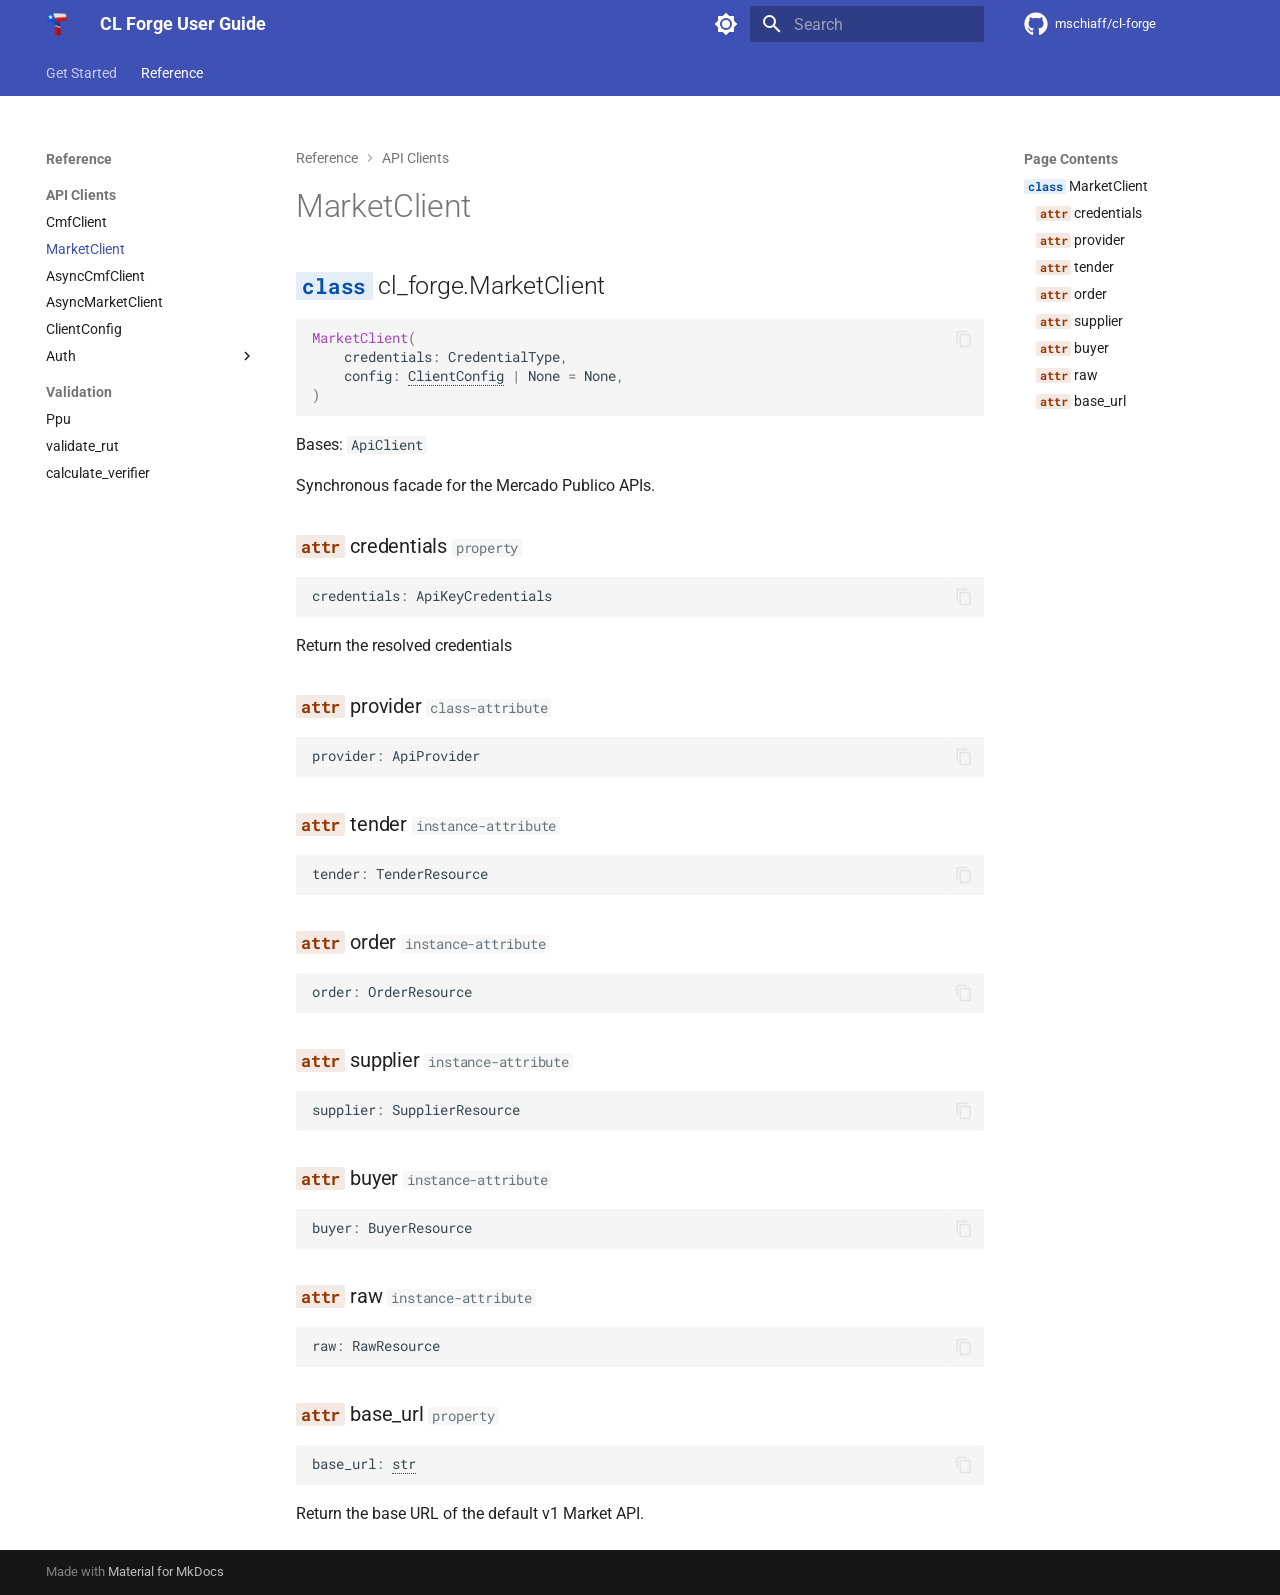
<file: api/MarketClient/index.html>
<!doctype html>
<html lang="en" class="no-js">
  <head>
    
      <meta charset="utf-8">
      <meta name="viewport" content="width=device-width,initial-scale=1">
      
        <meta name="description" content="Simple yet powerful Chilean tools written in Rust and Python">
      
      
      
        <link rel="canonical" href="https://mschiaff.github.io/cl-forge/api/MarketClient/">
      
      
        <link rel="prev" href="../CmfClient/">
      
      
        <link rel="next" href="../AsyncCmfClient/">
      
      
        
      
      
      <link rel="icon" href="../../assets/images/favicon.png">
      <meta name="generator" content="mkdocs-1.6.1, mkdocs-material-9.7.1">
    
    
      
        <title>MarketClient - CL Forge User Guide</title>
      
    
    
      <link rel="stylesheet" href="../../assets/stylesheets/main.484c7ddc.min.css">
      
        
        <link rel="stylesheet" href="../../assets/stylesheets/palette.ab4e12ef.min.css">
      
      


    
    
      
    
    
      
        
        
        <link rel="preconnect" href="https://fonts.gstatic.com" crossorigin>
        <link rel="stylesheet" href="https://fonts.googleapis.com/css?family=Roboto:300,300i,400,400i,700,700i%7CRoboto+Mono:400,400i,700,700i&display=fallback">
        <style>:root{--md-text-font:"Roboto";--md-code-font:"Roboto Mono"}</style>
      
    
    
      <link rel="stylesheet" href="../../assets/_mkdocstrings.css">
    
      <link rel="stylesheet" href="../../extra/tweaks.css">
    
    <script>__md_scope=new URL("../..",location),__md_hash=e=>[...e].reduce(((e,_)=>(e<<5)-e+_.charCodeAt(0)),0),__md_get=(e,_=localStorage,t=__md_scope)=>JSON.parse(_.getItem(t.pathname+"."+e)),__md_set=(e,_,t=localStorage,a=__md_scope)=>{try{t.setItem(a.pathname+"."+e,JSON.stringify(_))}catch(e){}}</script>
    
      

    
    
  </head>
  
  
    
    
      
    
    
    
    
    <body dir="ltr" data-md-color-scheme="default" data-md-color-primary="custom" data-md-color-accent="indigo">
  
    
    <input class="md-toggle" data-md-toggle="drawer" type="checkbox" id="__drawer" autocomplete="off">
    <input class="md-toggle" data-md-toggle="search" type="checkbox" id="__search" autocomplete="off">
    <label class="md-overlay" for="__drawer"></label>
    <div data-md-component="skip">
      
        
        <a href="#cl_forge.MarketClient" class="md-skip">
          Skip to content
        </a>
      
    </div>
    <div data-md-component="announce">
      
    </div>
    
    
      

<header class="md-header" data-md-component="header">
  <nav class="md-header__inner md-grid" aria-label="Header">
    <a href="../.." title="CL Forge User Guide" class="md-header__button md-logo" aria-label="CL Forge User Guide" data-md-component="logo">
      
  <img src="../../assets/logo.png" alt="logo">

    </a>
    <label class="md-header__button md-icon" for="__drawer">
      
      <svg xmlns="http://www.w3.org/2000/svg" viewBox="0 0 24 24"><path d="M3 6h18v2H3zm0 5h18v2H3zm0 5h18v2H3z"/></svg>
    </label>
    <div class="md-header__title" data-md-component="header-title">
      <div class="md-header__ellipsis">
        <div class="md-header__topic">
          <span class="md-ellipsis">
            CL Forge User Guide
          </span>
        </div>
        <div class="md-header__topic" data-md-component="header-topic">
          <span class="md-ellipsis">
            
              MarketClient
            
          </span>
        </div>
      </div>
    </div>
    
      
        <form class="md-header__option" data-md-component="palette">
  
    
    
    
    <input class="md-option" data-md-color-media="(prefers-color-scheme: light)" data-md-color-scheme="default" data-md-color-primary="custom" data-md-color-accent="indigo"  aria-label="Switch to dark mode"  type="radio" name="__palette" id="__palette_0">
    
      <label class="md-header__button md-icon" title="Switch to dark mode" for="__palette_1" hidden>
        <svg xmlns="http://www.w3.org/2000/svg" viewBox="0 0 24 24"><path d="M12 8a4 4 0 0 0-4 4 4 4 0 0 0 4 4 4 4 0 0 0 4-4 4 4 0 0 0-4-4m0 10a6 6 0 0 1-6-6 6 6 0 0 1 6-6 6 6 0 0 1 6 6 6 6 0 0 1-6 6m8-9.31V4h-4.69L12 .69 8.69 4H4v4.69L.69 12 4 15.31V20h4.69L12 23.31 15.31 20H20v-4.69L23.31 12z"/></svg>
      </label>
    
  
    
    
    
    <input class="md-option" data-md-color-media="(prefers-color-scheme: dark)" data-md-color-scheme="slate" data-md-color-primary="custom" data-md-color-accent="indigo"  aria-label="Switch to light mode"  type="radio" name="__palette" id="__palette_1">
    
      <label class="md-header__button md-icon" title="Switch to light mode" for="__palette_0" hidden>
        <svg xmlns="http://www.w3.org/2000/svg" viewBox="0 0 24 24"><path d="M12 18c-.89 0-1.74-.2-2.5-.55C11.56 16.5 13 14.42 13 12s-1.44-4.5-3.5-5.45C10.26 6.2 11.11 6 12 6a6 6 0 0 1 6 6 6 6 0 0 1-6 6m8-9.31V4h-4.69L12 .69 8.69 4H4v4.69L.69 12 4 15.31V20h4.69L12 23.31 15.31 20H20v-4.69L23.31 12z"/></svg>
      </label>
    
  
</form>
      
    
    
      <script>var palette=__md_get("__palette");if(palette&&palette.color){if("(prefers-color-scheme)"===palette.color.media){var media=matchMedia("(prefers-color-scheme: light)"),input=document.querySelector(media.matches?"[data-md-color-media='(prefers-color-scheme: light)']":"[data-md-color-media='(prefers-color-scheme: dark)']");palette.color.media=input.getAttribute("data-md-color-media"),palette.color.scheme=input.getAttribute("data-md-color-scheme"),palette.color.primary=input.getAttribute("data-md-color-primary"),palette.color.accent=input.getAttribute("data-md-color-accent")}for(var[key,value]of Object.entries(palette.color))document.body.setAttribute("data-md-color-"+key,value)}</script>
    
    
    
      
      
        <label class="md-header__button md-icon" for="__search">
          
          <svg xmlns="http://www.w3.org/2000/svg" viewBox="0 0 24 24"><path d="M9.5 3A6.5 6.5 0 0 1 16 9.5c0 1.61-.59 3.09-1.56 4.23l.27.27h.79l5 5-1.5 1.5-5-5v-.79l-.27-.27A6.52 6.52 0 0 1 9.5 16 6.5 6.5 0 0 1 3 9.5 6.5 6.5 0 0 1 9.5 3m0 2C7 5 5 7 5 9.5S7 14 9.5 14 14 12 14 9.5 12 5 9.5 5"/></svg>
        </label>
        <div class="md-search" data-md-component="search" role="dialog">
  <label class="md-search__overlay" for="__search"></label>
  <div class="md-search__inner" role="search">
    <form class="md-search__form" name="search">
      <input type="text" class="md-search__input" name="query" aria-label="Search" placeholder="Search" autocapitalize="off" autocorrect="off" autocomplete="off" spellcheck="false" data-md-component="search-query" required>
      <label class="md-search__icon md-icon" for="__search">
        
        <svg xmlns="http://www.w3.org/2000/svg" viewBox="0 0 24 24"><path d="M9.5 3A6.5 6.5 0 0 1 16 9.5c0 1.61-.59 3.09-1.56 4.23l.27.27h.79l5 5-1.5 1.5-5-5v-.79l-.27-.27A6.52 6.52 0 0 1 9.5 16 6.5 6.5 0 0 1 3 9.5 6.5 6.5 0 0 1 9.5 3m0 2C7 5 5 7 5 9.5S7 14 9.5 14 14 12 14 9.5 12 5 9.5 5"/></svg>
        
        <svg xmlns="http://www.w3.org/2000/svg" viewBox="0 0 24 24"><path d="M20 11v2H8l5.5 5.5-1.42 1.42L4.16 12l7.92-7.92L13.5 5.5 8 11z"/></svg>
      </label>
      <nav class="md-search__options" aria-label="Search">
        
        <button type="reset" class="md-search__icon md-icon" title="Clear" aria-label="Clear" tabindex="-1">
          
          <svg xmlns="http://www.w3.org/2000/svg" viewBox="0 0 24 24"><path d="M19 6.41 17.59 5 12 10.59 6.41 5 5 6.41 10.59 12 5 17.59 6.41 19 12 13.41 17.59 19 19 17.59 13.41 12z"/></svg>
        </button>
      </nav>
      
        <div class="md-search__suggest" data-md-component="search-suggest"></div>
      
    </form>
    <div class="md-search__output">
      <div class="md-search__scrollwrap" tabindex="0" data-md-scrollfix>
        <div class="md-search-result" data-md-component="search-result">
          <div class="md-search-result__meta">
            Initializing search
          </div>
          <ol class="md-search-result__list" role="presentation"></ol>
        </div>
      </div>
    </div>
  </div>
</div>
      
    
    
      <div class="md-header__source">
        <a href="https://github.com/mschiaff/cl-forge" title="Go to repository" class="md-source" data-md-component="source">
  <div class="md-source__icon md-icon">
    
    <svg xmlns="http://www.w3.org/2000/svg" viewBox="0 0 512 512"><!--! Font Awesome Free 7.1.0 by @fontawesome - https://fontawesome.com License - https://fontawesome.com/license/free (Icons: CC BY 4.0, Fonts: SIL OFL 1.1, Code: MIT License) Copyright 2025 Fonticons, Inc.--><path d="M173.9 397.4c0 2-2.3 3.6-5.2 3.6-3.3.3-5.6-1.3-5.6-3.6 0-2 2.3-3.6 5.2-3.6 3-.3 5.6 1.3 5.6 3.6m-31.1-4.5c-.7 2 1.3 4.3 4.3 4.9 2.6 1 5.6 0 6.2-2s-1.3-4.3-4.3-5.2c-2.6-.7-5.5.3-6.2 2.3m44.2-1.7c-2.9.7-4.9 2.6-4.6 4.9.3 2 2.9 3.3 5.9 2.6 2.9-.7 4.9-2.6 4.6-4.6-.3-1.9-3-3.2-5.9-2.9M252.8 8C114.1 8 8 113.3 8 252c0 110.9 69.8 205.8 169.5 239.2 12.8 2.3 17.3-5.6 17.3-12.1 0-6.2-.3-40.4-.3-61.4 0 0-70 15-84.7-29.8 0 0-11.4-29.1-27.8-36.6 0 0-22.9-15.7 1.6-15.4 0 0 24.9 2 38.6 25.8 21.9 38.6 58.6 27.5 72.9 20.9 2.3-16 8.8-27.1 16-33.7-55.9-6.2-112.3-14.3-112.3-110.5 0-27.5 7.6-41.3 23.6-58.9-2.6-6.5-11.1-33.3 2.6-67.9 20.9-6.5 69 27 69 27 20-5.6 41.5-8.5 62.8-8.5s42.8 2.9 62.8 8.5c0 0 48.1-33.6 69-27 13.7 34.7 5.2 61.4 2.6 67.9 16 17.7 25.8 31.5 25.8 58.9 0 96.5-58.9 104.2-114.8 110.5 9.2 7.9 17 22.9 17 46.4 0 33.7-.3 75.4-.3 83.6 0 6.5 4.6 14.4 17.3 12.1C436.2 457.8 504 362.9 504 252 504 113.3 391.5 8 252.8 8M105.2 352.9c-1.3 1-1 3.3.7 5.2 1.6 1.6 3.9 2.3 5.2 1 1.3-1 1-3.3-.7-5.2-1.6-1.6-3.9-2.3-5.2-1m-10.8-8.1c-.7 1.3.3 2.9 2.3 3.9 1.6 1 3.6.7 4.3-.7.7-1.3-.3-2.9-2.3-3.9-2-.6-3.6-.3-4.3.7m32.4 35.6c-1.6 1.3-1 4.3 1.3 6.2 2.3 2.3 5.2 2.6 6.5 1 1.3-1.3.7-4.3-1.3-6.2-2.2-2.3-5.2-2.6-6.5-1m-11.4-14.7c-1.6 1-1.6 3.6 0 5.9s4.3 3.3 5.6 2.3c1.6-1.3 1.6-3.9 0-6.2-1.4-2.3-4-3.3-5.6-2"/></svg>
  </div>
  <div class="md-source__repository">
    mschiaff/cl-forge
  </div>
</a>
      </div>
    
  </nav>
  
</header>
    
    <div class="md-container" data-md-component="container">
      
      
        
          
            
<nav class="md-tabs" aria-label="Tabs" data-md-component="tabs">
  <div class="md-grid">
    <ul class="md-tabs__list">
      
        
  
  
  
  
    
    
      <li class="md-tabs__item">
        <a href="../.." class="md-tabs__link">
          
  
  
  Get Started

        </a>
      </li>
    
  

      
        
  
  
  
    
  
  
    
    
      
  
  
  
    
  
  
    
    
      <li class="md-tabs__item md-tabs__item--active">
        <a href="../CmfClient/" class="md-tabs__link">
          
  
  
  Reference

        </a>
      </li>
    
  

    
  

      
    </ul>
  </div>
</nav>
          
        
      
      <main class="md-main" data-md-component="main">
        <div class="md-main__inner md-grid">
          
            
              
              <div class="md-sidebar md-sidebar--primary" data-md-component="sidebar" data-md-type="navigation" >
                <div class="md-sidebar__scrollwrap">
                  <div class="md-sidebar__inner">
                    


  


<nav class="md-nav md-nav--primary md-nav--lifted" aria-label="Navigation" data-md-level="0">
  <label class="md-nav__title" for="__drawer">
    <a href="../.." title="CL Forge User Guide" class="md-nav__button md-logo" aria-label="CL Forge User Guide" data-md-component="logo">
      
  <img src="../../assets/logo.png" alt="logo">

    </a>
    CL Forge User Guide
  </label>
  
    <div class="md-nav__source">
      <a href="https://github.com/mschiaff/cl-forge" title="Go to repository" class="md-source" data-md-component="source">
  <div class="md-source__icon md-icon">
    
    <svg xmlns="http://www.w3.org/2000/svg" viewBox="0 0 512 512"><!--! Font Awesome Free 7.1.0 by @fontawesome - https://fontawesome.com License - https://fontawesome.com/license/free (Icons: CC BY 4.0, Fonts: SIL OFL 1.1, Code: MIT License) Copyright 2025 Fonticons, Inc.--><path d="M173.9 397.4c0 2-2.3 3.6-5.2 3.6-3.3.3-5.6-1.3-5.6-3.6 0-2 2.3-3.6 5.2-3.6 3-.3 5.6 1.3 5.6 3.6m-31.1-4.5c-.7 2 1.3 4.3 4.3 4.9 2.6 1 5.6 0 6.2-2s-1.3-4.3-4.3-5.2c-2.6-.7-5.5.3-6.2 2.3m44.2-1.7c-2.9.7-4.9 2.6-4.6 4.9.3 2 2.9 3.3 5.9 2.6 2.9-.7 4.9-2.6 4.6-4.6-.3-1.9-3-3.2-5.9-2.9M252.8 8C114.1 8 8 113.3 8 252c0 110.9 69.8 205.8 169.5 239.2 12.8 2.3 17.3-5.6 17.3-12.1 0-6.2-.3-40.4-.3-61.4 0 0-70 15-84.7-29.8 0 0-11.4-29.1-27.8-36.6 0 0-22.9-15.7 1.6-15.4 0 0 24.9 2 38.6 25.8 21.9 38.6 58.6 27.5 72.9 20.9 2.3-16 8.8-27.1 16-33.7-55.9-6.2-112.3-14.3-112.3-110.5 0-27.5 7.6-41.3 23.6-58.9-2.6-6.5-11.1-33.3 2.6-67.9 20.9-6.5 69 27 69 27 20-5.6 41.5-8.5 62.8-8.5s42.8 2.9 62.8 8.5c0 0 48.1-33.6 69-27 13.7 34.7 5.2 61.4 2.6 67.9 16 17.7 25.8 31.5 25.8 58.9 0 96.5-58.9 104.2-114.8 110.5 9.2 7.9 17 22.9 17 46.4 0 33.7-.3 75.4-.3 83.6 0 6.5 4.6 14.4 17.3 12.1C436.2 457.8 504 362.9 504 252 504 113.3 391.5 8 252.8 8M105.2 352.9c-1.3 1-1 3.3.7 5.2 1.6 1.6 3.9 2.3 5.2 1 1.3-1 1-3.3-.7-5.2-1.6-1.6-3.9-2.3-5.2-1m-10.8-8.1c-.7 1.3.3 2.9 2.3 3.9 1.6 1 3.6.7 4.3-.7.7-1.3-.3-2.9-2.3-3.9-2-.6-3.6-.3-4.3.7m32.4 35.6c-1.6 1.3-1 4.3 1.3 6.2 2.3 2.3 5.2 2.6 6.5 1 1.3-1.3.7-4.3-1.3-6.2-2.2-2.3-5.2-2.6-6.5-1m-11.4-14.7c-1.6 1-1.6 3.6 0 5.9s4.3 3.3 5.6 2.3c1.6-1.3 1.6-3.9 0-6.2-1.4-2.3-4-3.3-5.6-2"/></svg>
  </div>
  <div class="md-source__repository">
    mschiaff/cl-forge
  </div>
</a>
    </div>
  
  <ul class="md-nav__list" data-md-scrollfix>
    
      
      
  
  
  
  
    
    
    
    
      
      
        
      
    
    
    <li class="md-nav__item md-nav__item--nested">
      
        
        
        <input class="md-nav__toggle md-toggle " type="checkbox" id="__nav_1" >
        
          
          <label class="md-nav__link" for="__nav_1" id="__nav_1_label" tabindex="0">
            
  
  
  <span class="md-ellipsis">
    
  
    Get Started
  

    
  </span>
  
  

            <span class="md-nav__icon md-icon"></span>
          </label>
        
        <nav class="md-nav" data-md-level="1" aria-labelledby="__nav_1_label" aria-expanded="false">
          <label class="md-nav__title" for="__nav_1">
            <span class="md-nav__icon md-icon"></span>
            
  
    Get Started
  

          </label>
          <ul class="md-nav__list" data-md-scrollfix>
            
              
                
  
  
  
  
    <li class="md-nav__item">
      <a href="../.." class="md-nav__link">
        
  
  
  <span class="md-ellipsis">
    
  
    Welcome to CL Forge
  

    
  </span>
  
  

      </a>
    </li>
  

              
            
              
                
  
  
  
  
    <li class="md-nav__item">
      <a href="../../install/" class="md-nav__link">
        
  
  
  <span class="md-ellipsis">
    
  
    Installation
  

    
  </span>
  
  

      </a>
    </li>
  

              
            
              
                
  
  
  
  
    <li class="md-nav__item">
      <a href="../../contributing/" class="md-nav__link">
        
  
  
  <span class="md-ellipsis">
    
  
    Contributing
  

    
  </span>
  
  

      </a>
    </li>
  

              
            
          </ul>
        </nav>
      
    </li>
  

    
      
      
  
  
    
  
  
  
    
    
    
    
      
        
        
      
      
        
      
    
    
    <li class="md-nav__item md-nav__item--active md-nav__item--section md-nav__item--nested">
      
        
        
        <input class="md-nav__toggle md-toggle " type="checkbox" id="__nav_2" checked>
        
          
          <label class="md-nav__link" for="__nav_2" id="__nav_2_label" tabindex="">
            
  
  
  <span class="md-ellipsis">
    
  
    Reference
  

    
  </span>
  
  

            <span class="md-nav__icon md-icon"></span>
          </label>
        
        <nav class="md-nav" data-md-level="1" aria-labelledby="__nav_2_label" aria-expanded="true">
          <label class="md-nav__title" for="__nav_2">
            <span class="md-nav__icon md-icon"></span>
            
  
    Reference
  

          </label>
          <ul class="md-nav__list" data-md-scrollfix>
            
              
                
  
  
    
  
  
  
    
    
    
    
      
      
        
          
          
        
      
    
    
    <li class="md-nav__item md-nav__item--active md-nav__item--section md-nav__item--nested">
      
        
        
        <input class="md-nav__toggle md-toggle " type="checkbox" id="__nav_2_1" checked>
        
          
          <label class="md-nav__link" for="__nav_2_1" id="__nav_2_1_label" tabindex="">
            
  
  
  <span class="md-ellipsis">
    
  
    API Clients
  

    
  </span>
  
  

            <span class="md-nav__icon md-icon"></span>
          </label>
        
        <nav class="md-nav" data-md-level="2" aria-labelledby="__nav_2_1_label" aria-expanded="true">
          <label class="md-nav__title" for="__nav_2_1">
            <span class="md-nav__icon md-icon"></span>
            
  
    API Clients
  

          </label>
          <ul class="md-nav__list" data-md-scrollfix>
            
              
                
  
  
  
  
    <li class="md-nav__item">
      <a href="../CmfClient/" class="md-nav__link">
        
  
  
  <span class="md-ellipsis">
    
  
    CmfClient
  

    
  </span>
  
  

      </a>
    </li>
  

              
            
              
                
  
  
    
  
  
  
    <li class="md-nav__item md-nav__item--active">
      
      <input class="md-nav__toggle md-toggle" type="checkbox" id="__toc">
      
      
      
        <label class="md-nav__link md-nav__link--active" for="__toc">
          
  
  
  <span class="md-ellipsis">
    
  
    MarketClient
  

    
  </span>
  
  

          <span class="md-nav__icon md-icon"></span>
        </label>
      
      <a href="./" class="md-nav__link md-nav__link--active">
        
  
  
  <span class="md-ellipsis">
    
  
    MarketClient
  

    
  </span>
  
  

      </a>
      
        

  

<nav class="md-nav md-nav--secondary" aria-label="Page Contents">
  
  
  
  
    <label class="md-nav__title" for="__toc">
      <span class="md-nav__icon md-icon"></span>
      Page Contents
    </label>
    <ul class="md-nav__list" data-md-component="toc" data-md-scrollfix>
      
        <li class="md-nav__item">
  <a href="#cl_forge.MarketClient" class="md-nav__link">
    <span class="md-ellipsis">
      
        <code class="doc-symbol doc-symbol-toc doc-symbol-class"></code>&nbsp;MarketClient
      
    </span>
  </a>
  
    <nav class="md-nav" aria-label=" MarketClient">
      <ul class="md-nav__list">
        
          <li class="md-nav__item">
  <a href="#cl_forge.MarketClient.credentials" class="md-nav__link">
    <span class="md-ellipsis">
      
        <code class="doc-symbol doc-symbol-toc doc-symbol-attribute"></code>&nbsp;credentials
      
    </span>
  </a>
  
</li>
        
          <li class="md-nav__item">
  <a href="#cl_forge.MarketClient.provider" class="md-nav__link">
    <span class="md-ellipsis">
      
        <code class="doc-symbol doc-symbol-toc doc-symbol-attribute"></code>&nbsp;provider
      
    </span>
  </a>
  
</li>
        
          <li class="md-nav__item">
  <a href="#cl_forge.MarketClient.tender" class="md-nav__link">
    <span class="md-ellipsis">
      
        <code class="doc-symbol doc-symbol-toc doc-symbol-attribute"></code>&nbsp;tender
      
    </span>
  </a>
  
</li>
        
          <li class="md-nav__item">
  <a href="#cl_forge.MarketClient.order" class="md-nav__link">
    <span class="md-ellipsis">
      
        <code class="doc-symbol doc-symbol-toc doc-symbol-attribute"></code>&nbsp;order
      
    </span>
  </a>
  
</li>
        
          <li class="md-nav__item">
  <a href="#cl_forge.MarketClient.supplier" class="md-nav__link">
    <span class="md-ellipsis">
      
        <code class="doc-symbol doc-symbol-toc doc-symbol-attribute"></code>&nbsp;supplier
      
    </span>
  </a>
  
</li>
        
          <li class="md-nav__item">
  <a href="#cl_forge.MarketClient.buyer" class="md-nav__link">
    <span class="md-ellipsis">
      
        <code class="doc-symbol doc-symbol-toc doc-symbol-attribute"></code>&nbsp;buyer
      
    </span>
  </a>
  
</li>
        
          <li class="md-nav__item">
  <a href="#cl_forge.MarketClient.raw" class="md-nav__link">
    <span class="md-ellipsis">
      
        <code class="doc-symbol doc-symbol-toc doc-symbol-attribute"></code>&nbsp;raw
      
    </span>
  </a>
  
</li>
        
          <li class="md-nav__item">
  <a href="#cl_forge.MarketClient.base_url" class="md-nav__link">
    <span class="md-ellipsis">
      
        <code class="doc-symbol doc-symbol-toc doc-symbol-attribute"></code>&nbsp;base_url
      
    </span>
  </a>
  
</li>
        
      </ul>
    </nav>
  
</li>
      
    </ul>
  
</nav>
      
    </li>
  

              
            
              
                
  
  
  
  
    <li class="md-nav__item">
      <a href="../AsyncCmfClient/" class="md-nav__link">
        
  
  
  <span class="md-ellipsis">
    
  
    AsyncCmfClient
  

    
  </span>
  
  

      </a>
    </li>
  

              
            
              
                
  
  
  
  
    <li class="md-nav__item">
      <a href="../AsyncMarketClient/" class="md-nav__link">
        
  
  
  <span class="md-ellipsis">
    
  
    AsyncMarketClient
  

    
  </span>
  
  

      </a>
    </li>
  

              
            
              
                
  
  
  
  
    <li class="md-nav__item">
      <a href="../ClientConfig/" class="md-nav__link">
        
  
  
  <span class="md-ellipsis">
    
  
    ClientConfig
  

    
  </span>
  
  

      </a>
    </li>
  

              
            
              
                
  
  
  
  
    
    
    
    
      
      
        
      
    
    
    <li class="md-nav__item md-nav__item--nested">
      
        
        
        <input class="md-nav__toggle md-toggle " type="checkbox" id="__nav_2_1_6" >
        
          
          <label class="md-nav__link" for="__nav_2_1_6" id="__nav_2_1_6_label" tabindex="0">
            
  
  
  <span class="md-ellipsis">
    
  
    Auth
  

    
  </span>
  
  

            <span class="md-nav__icon md-icon"></span>
          </label>
        
        <nav class="md-nav" data-md-level="3" aria-labelledby="__nav_2_1_6_label" aria-expanded="false">
          <label class="md-nav__title" for="__nav_2_1_6">
            <span class="md-nav__icon md-icon"></span>
            
  
    Auth
  

          </label>
          <ul class="md-nav__list" data-md-scrollfix>
            
              
                
  
  
  
  
    <li class="md-nav__item">
      <a href="../DotEnvCredentials/" class="md-nav__link">
        
  
  
  <span class="md-ellipsis">
    
  
    DotEnvCredentials
  

    
  </span>
  
  

      </a>
    </li>
  

              
            
              
                
  
  
  
  
    <li class="md-nav__item">
      <a href="../EnvCredentials/" class="md-nav__link">
        
  
  
  <span class="md-ellipsis">
    
  
    EnvCredentials
  

    
  </span>
  
  

      </a>
    </li>
  

              
            
          </ul>
        </nav>
      
    </li>
  

              
            
          </ul>
        </nav>
      
    </li>
  

              
            
              
                
  
  
  
  
    
    
    
    
      
      
        
          
          
        
      
    
    
    <li class="md-nav__item md-nav__item--section md-nav__item--nested">
      
        
        
        <input class="md-nav__toggle md-toggle " type="checkbox" id="__nav_2_2" >
        
          
          <label class="md-nav__link" for="__nav_2_2" id="__nav_2_2_label" tabindex="">
            
  
  
  <span class="md-ellipsis">
    
  
    Validation
  

    
  </span>
  
  

            <span class="md-nav__icon md-icon"></span>
          </label>
        
        <nav class="md-nav" data-md-level="2" aria-labelledby="__nav_2_2_label" aria-expanded="false">
          <label class="md-nav__title" for="__nav_2_2">
            <span class="md-nav__icon md-icon"></span>
            
  
    Validation
  

          </label>
          <ul class="md-nav__list" data-md-scrollfix>
            
              
                
  
  
  
  
    <li class="md-nav__item">
      <a href="../Ppu/" class="md-nav__link">
        
  
  
  <span class="md-ellipsis">
    
  
    Ppu
  

    
  </span>
  
  

      </a>
    </li>
  

              
            
              
                
  
  
  
  
    <li class="md-nav__item">
      <a href="../validate_rut/" class="md-nav__link">
        
  
  
  <span class="md-ellipsis">
    
  
    validate_rut
  

    
  </span>
  
  

      </a>
    </li>
  

              
            
              
                
  
  
  
  
    <li class="md-nav__item">
      <a href="../calculate_verifier/" class="md-nav__link">
        
  
  
  <span class="md-ellipsis">
    
  
    calculate_verifier
  

    
  </span>
  
  

      </a>
    </li>
  

              
            
          </ul>
        </nav>
      
    </li>
  

              
            
          </ul>
        </nav>
      
    </li>
  

    
  </ul>
</nav>
                  </div>
                </div>
              </div>
            
            
              
              <div class="md-sidebar md-sidebar--secondary" data-md-component="sidebar" data-md-type="toc" >
                <div class="md-sidebar__scrollwrap">
                  <div class="md-sidebar__inner">
                    

  

<nav class="md-nav md-nav--secondary" aria-label="Page Contents">
  
  
  
  
    <label class="md-nav__title" for="__toc">
      <span class="md-nav__icon md-icon"></span>
      Page Contents
    </label>
    <ul class="md-nav__list" data-md-component="toc" data-md-scrollfix>
      
        <li class="md-nav__item">
  <a href="#cl_forge.MarketClient" class="md-nav__link">
    <span class="md-ellipsis">
      
        <code class="doc-symbol doc-symbol-toc doc-symbol-class"></code>&nbsp;MarketClient
      
    </span>
  </a>
  
    <nav class="md-nav" aria-label=" MarketClient">
      <ul class="md-nav__list">
        
          <li class="md-nav__item">
  <a href="#cl_forge.MarketClient.credentials" class="md-nav__link">
    <span class="md-ellipsis">
      
        <code class="doc-symbol doc-symbol-toc doc-symbol-attribute"></code>&nbsp;credentials
      
    </span>
  </a>
  
</li>
        
          <li class="md-nav__item">
  <a href="#cl_forge.MarketClient.provider" class="md-nav__link">
    <span class="md-ellipsis">
      
        <code class="doc-symbol doc-symbol-toc doc-symbol-attribute"></code>&nbsp;provider
      
    </span>
  </a>
  
</li>
        
          <li class="md-nav__item">
  <a href="#cl_forge.MarketClient.tender" class="md-nav__link">
    <span class="md-ellipsis">
      
        <code class="doc-symbol doc-symbol-toc doc-symbol-attribute"></code>&nbsp;tender
      
    </span>
  </a>
  
</li>
        
          <li class="md-nav__item">
  <a href="#cl_forge.MarketClient.order" class="md-nav__link">
    <span class="md-ellipsis">
      
        <code class="doc-symbol doc-symbol-toc doc-symbol-attribute"></code>&nbsp;order
      
    </span>
  </a>
  
</li>
        
          <li class="md-nav__item">
  <a href="#cl_forge.MarketClient.supplier" class="md-nav__link">
    <span class="md-ellipsis">
      
        <code class="doc-symbol doc-symbol-toc doc-symbol-attribute"></code>&nbsp;supplier
      
    </span>
  </a>
  
</li>
        
          <li class="md-nav__item">
  <a href="#cl_forge.MarketClient.buyer" class="md-nav__link">
    <span class="md-ellipsis">
      
        <code class="doc-symbol doc-symbol-toc doc-symbol-attribute"></code>&nbsp;buyer
      
    </span>
  </a>
  
</li>
        
          <li class="md-nav__item">
  <a href="#cl_forge.MarketClient.raw" class="md-nav__link">
    <span class="md-ellipsis">
      
        <code class="doc-symbol doc-symbol-toc doc-symbol-attribute"></code>&nbsp;raw
      
    </span>
  </a>
  
</li>
        
          <li class="md-nav__item">
  <a href="#cl_forge.MarketClient.base_url" class="md-nav__link">
    <span class="md-ellipsis">
      
        <code class="doc-symbol doc-symbol-toc doc-symbol-attribute"></code>&nbsp;base_url
      
    </span>
  </a>
  
</li>
        
      </ul>
    </nav>
  
</li>
      
    </ul>
  
</nav>
                  </div>
                </div>
              </div>
            
          
          
            <div class="md-content" data-md-component="content">
              
                




  <nav class="md-path" aria-label="Navigation" >
    <ol class="md-path__list">
      
      
        
  
  
    
    
      
  
  
    
    
      <li class="md-path__item">
        <a href="../CmfClient/" class="md-path__link">
          
  <span class="md-ellipsis">
    Reference
  </span>

        </a>
      </li>
    
  

    
  

      
        
  
  
    
    
      <li class="md-path__item">
        <a href="../CmfClient/" class="md-path__link">
          
  <span class="md-ellipsis">
    API Clients
  </span>

        </a>
      </li>
    
  

      
    </ol>
  </nav>

              
              <article class="md-content__inner md-typeset">
                
                  


  
  


  <h1>MarketClient</h1>

<div class="doc doc-object doc-class">



<h2 id="cl_forge.MarketClient" class="doc doc-heading">
<code class="doc-symbol doc-symbol-heading doc-symbol-class"></code>            <span class="doc doc-object-name doc-class-name">cl_forge.MarketClient</span>


<a href="#cl_forge.MarketClient" class="headerlink" title="Permanent link">&para;</a></h2>
<div class="language-python doc-signature highlight"><pre><span></span><code><span id="__span-0-1"><a id="__codelineno-0-1" name="__codelineno-0-1" href="#__codelineno-0-1"></a><span class="nf">MarketClient</span><span class="p">(</span>
</span><span id="__span-0-2"><a id="__codelineno-0-2" name="__codelineno-0-2" href="#__codelineno-0-2"></a>    <span class="n">credentials</span><span class="p">:</span> <span class="n"><span title="cl_forge.rest.auth.types.CredentialType">CredentialType</span></span><span class="p">,</span>
</span><span id="__span-0-3"><a id="__codelineno-0-3" name="__codelineno-0-3" href="#__codelineno-0-3"></a>    <span class="n">config</span><span class="p">:</span> <span class="n"><a class="autorefs autorefs-internal" title="            cl_forge.ClientConfig (cl_forge.rest.client.config.ClientConfig)" href="../ClientConfig/#cl_forge.ClientConfig">ClientConfig</a></span> <span class="o">|</span> <span class="kc">None</span> <span class="o">=</span> <span class="kc">None</span><span class="p">,</span>
</span><span id="__span-0-4"><a id="__codelineno-0-4" name="__codelineno-0-4" href="#__codelineno-0-4"></a><span class="p">)</span>
</span></code></pre></div>

    <div class="doc doc-contents first">
            <p class="doc doc-class-bases">
              Bases: <code><span title="cl_forge.rest.client.base.ApiClient">ApiClient</span></code></p>



        <p>Synchronous facade for the Mercado Publico APIs.</p>











<div class="doc doc-children">







<div class="doc doc-object doc-attribute">



<h3 id="cl_forge.MarketClient.credentials" class="doc doc-heading">
<code class="doc-symbol doc-symbol-heading doc-symbol-attribute"></code>            <span class="doc doc-object-name doc-attribute-name">credentials</span>


  <span class="doc doc-labels">
      <small class="doc doc-label doc-label-property"><code>property</code></small>
  </span>

<a href="#cl_forge.MarketClient.credentials" class="headerlink" title="Permanent link">&para;</a></h3>
<div class="language-python doc-signature highlight"><pre><span></span><code><span id="__span-0-1"><a id="__codelineno-0-1" name="__codelineno-0-1" href="#__codelineno-0-1"></a><span class="n">credentials</span><span class="p">:</span> <span class="n"><span title="cl_forge.rest.auth.base.ApiKeyCredentials">ApiKeyCredentials</span></span>
</span></code></pre></div>

    <div class="doc doc-contents ">

        <p>Return the resolved credentials</p>

    </div>

</div>

<div class="doc doc-object doc-attribute">



<h3 id="cl_forge.MarketClient.provider" class="doc doc-heading">
<code class="doc-symbol doc-symbol-heading doc-symbol-attribute"></code>            <span class="doc doc-object-name doc-attribute-name">provider</span>


  <span class="doc doc-labels">
      <small class="doc doc-label doc-label-class-attribute"><code>class-attribute</code></small>
  </span>

<a href="#cl_forge.MarketClient.provider" class="headerlink" title="Permanent link">&para;</a></h3>
<div class="language-python doc-signature highlight"><pre><span></span><code><span id="__span-0-1"><a id="__codelineno-0-1" name="__codelineno-0-1" href="#__codelineno-0-1"></a><span class="n">provider</span><span class="p">:</span> <span class="n"><span title="cl_forge.rest.auth.enums.ApiProvider">ApiProvider</span></span>
</span></code></pre></div>

    <div class="doc doc-contents ">

    </div>

</div>

<div class="doc doc-object doc-attribute">



<h3 id="cl_forge.MarketClient.tender" class="doc doc-heading">
<code class="doc-symbol doc-symbol-heading doc-symbol-attribute"></code>            <span class="doc doc-object-name doc-attribute-name">tender</span>


  <span class="doc doc-labels">
      <small class="doc doc-label doc-label-instance-attribute"><code>instance-attribute</code></small>
  </span>

<a href="#cl_forge.MarketClient.tender" class="headerlink" title="Permanent link">&para;</a></h3>
<div class="language-python doc-signature highlight"><pre><span></span><code><span id="__span-0-1"><a id="__codelineno-0-1" name="__codelineno-0-1" href="#__codelineno-0-1"></a><span class="n">tender</span><span class="p">:</span> <span class="n"><span title="cl_forge.rest.market.resources.tenders.TenderResource">TenderResource</span></span>
</span></code></pre></div>

    <div class="doc doc-contents ">

    </div>

</div>

<div class="doc doc-object doc-attribute">



<h3 id="cl_forge.MarketClient.order" class="doc doc-heading">
<code class="doc-symbol doc-symbol-heading doc-symbol-attribute"></code>            <span class="doc doc-object-name doc-attribute-name">order</span>


  <span class="doc doc-labels">
      <small class="doc doc-label doc-label-instance-attribute"><code>instance-attribute</code></small>
  </span>

<a href="#cl_forge.MarketClient.order" class="headerlink" title="Permanent link">&para;</a></h3>
<div class="language-python doc-signature highlight"><pre><span></span><code><span id="__span-0-1"><a id="__codelineno-0-1" name="__codelineno-0-1" href="#__codelineno-0-1"></a><span class="n">order</span><span class="p">:</span> <span class="n"><span title="cl_forge.rest.market.resources.orders.OrderResource">OrderResource</span></span>
</span></code></pre></div>

    <div class="doc doc-contents ">

    </div>

</div>

<div class="doc doc-object doc-attribute">



<h3 id="cl_forge.MarketClient.supplier" class="doc doc-heading">
<code class="doc-symbol doc-symbol-heading doc-symbol-attribute"></code>            <span class="doc doc-object-name doc-attribute-name">supplier</span>


  <span class="doc doc-labels">
      <small class="doc doc-label doc-label-instance-attribute"><code>instance-attribute</code></small>
  </span>

<a href="#cl_forge.MarketClient.supplier" class="headerlink" title="Permanent link">&para;</a></h3>
<div class="language-python doc-signature highlight"><pre><span></span><code><span id="__span-0-1"><a id="__codelineno-0-1" name="__codelineno-0-1" href="#__codelineno-0-1"></a><span class="n">supplier</span><span class="p">:</span> <span class="n"><span title="cl_forge.rest.market.resources.directory.SupplierResource">SupplierResource</span></span>
</span></code></pre></div>

    <div class="doc doc-contents ">

    </div>

</div>

<div class="doc doc-object doc-attribute">



<h3 id="cl_forge.MarketClient.buyer" class="doc doc-heading">
<code class="doc-symbol doc-symbol-heading doc-symbol-attribute"></code>            <span class="doc doc-object-name doc-attribute-name">buyer</span>


  <span class="doc doc-labels">
      <small class="doc doc-label doc-label-instance-attribute"><code>instance-attribute</code></small>
  </span>

<a href="#cl_forge.MarketClient.buyer" class="headerlink" title="Permanent link">&para;</a></h3>
<div class="language-python doc-signature highlight"><pre><span></span><code><span id="__span-0-1"><a id="__codelineno-0-1" name="__codelineno-0-1" href="#__codelineno-0-1"></a><span class="n">buyer</span><span class="p">:</span> <span class="n"><span title="cl_forge.rest.market.resources.directory.BuyerResource">BuyerResource</span></span>
</span></code></pre></div>

    <div class="doc doc-contents ">

    </div>

</div>

<div class="doc doc-object doc-attribute">



<h3 id="cl_forge.MarketClient.raw" class="doc doc-heading">
<code class="doc-symbol doc-symbol-heading doc-symbol-attribute"></code>            <span class="doc doc-object-name doc-attribute-name">raw</span>


  <span class="doc doc-labels">
      <small class="doc doc-label doc-label-instance-attribute"><code>instance-attribute</code></small>
  </span>

<a href="#cl_forge.MarketClient.raw" class="headerlink" title="Permanent link">&para;</a></h3>
<div class="language-python doc-signature highlight"><pre><span></span><code><span id="__span-0-1"><a id="__codelineno-0-1" name="__codelineno-0-1" href="#__codelineno-0-1"></a><span class="n">raw</span><span class="p">:</span> <span class="n"><span title="cl_forge.rest.market.resources.raw.RawResource">RawResource</span></span>
</span></code></pre></div>

    <div class="doc doc-contents ">

    </div>

</div>

<div class="doc doc-object doc-attribute">



<h3 id="cl_forge.MarketClient.base_url" class="doc doc-heading">
<code class="doc-symbol doc-symbol-heading doc-symbol-attribute"></code>            <span class="doc doc-object-name doc-attribute-name">base_url</span>


  <span class="doc doc-labels">
      <small class="doc doc-label doc-label-property"><code>property</code></small>
  </span>

<a href="#cl_forge.MarketClient.base_url" class="headerlink" title="Permanent link">&para;</a></h3>
<div class="language-python doc-signature highlight"><pre><span></span><code><span id="__span-0-1"><a id="__codelineno-0-1" name="__codelineno-0-1" href="#__codelineno-0-1"></a><span class="n">base_url</span><span class="p">:</span> <span class="n"><a class="autorefs autorefs-external" href="https://docs.python.org/3/library/stdtypes.html#str">str</a></span>
</span></code></pre></div>

    <div class="doc doc-contents ">

        <p>Return the base URL of the default v1 Market API.</p>

    </div>

</div>






  </div>

    </div>

</div>












                
              </article>
            </div>
          
          
  <script>var tabs=__md_get("__tabs");if(Array.isArray(tabs))e:for(var set of document.querySelectorAll(".tabbed-set")){var labels=set.querySelector(".tabbed-labels");for(var tab of tabs)for(var label of labels.getElementsByTagName("label"))if(label.innerText.trim()===tab){var input=document.getElementById(label.htmlFor);input.checked=!0;continue e}}</script>

<script>var target=document.getElementById(location.hash.slice(1));target&&target.name&&(target.checked=target.name.startsWith("__tabbed_"))</script>
        </div>
        
          <button type="button" class="md-top md-icon" data-md-component="top" hidden>
  
  <svg xmlns="http://www.w3.org/2000/svg" viewBox="0 0 24 24"><path d="M13 20h-2V8l-5.5 5.5-1.42-1.42L12 4.16l7.92 7.92-1.42 1.42L13 8z"/></svg>
  Back to top
</button>
        
      </main>
      
        <footer class="md-footer">
  
  <div class="md-footer-meta md-typeset">
    <div class="md-footer-meta__inner md-grid">
      <div class="md-copyright">
  
  
    Made with
    <a href="https://squidfunk.github.io/mkdocs-material/" target="_blank" rel="noopener">
      Material for MkDocs
    </a>
  
</div>
      
    </div>
  </div>
</footer>
      
    </div>
    <div class="md-dialog" data-md-component="dialog">
      <div class="md-dialog__inner md-typeset"></div>
    </div>
    
    
    
      
      
      <script id="__config" type="application/json">{"annotate": null, "base": "../..", "features": ["content.code.copy", "content.tabs.link", "navigation.sections", "navigation.tabs", "navigation.path", "navigation.top", "search.suggest", "toc.follow"], "search": "../../assets/javascripts/workers/search.2c215733.min.js", "tags": null, "translations": {"clipboard.copied": "Copied to clipboard", "clipboard.copy": "Copy to clipboard", "search.result.more.one": "1 more on this page", "search.result.more.other": "# more on this page", "search.result.none": "No matching documents", "search.result.one": "1 matching document", "search.result.other": "# matching documents", "search.result.placeholder": "Type to start searching", "search.result.term.missing": "Missing", "select.version": "Select version"}, "version": null}</script>
    
    
      <script src="../../assets/javascripts/bundle.79ae519e.min.js"></script>
      
    
  </body>
</html>
</file>
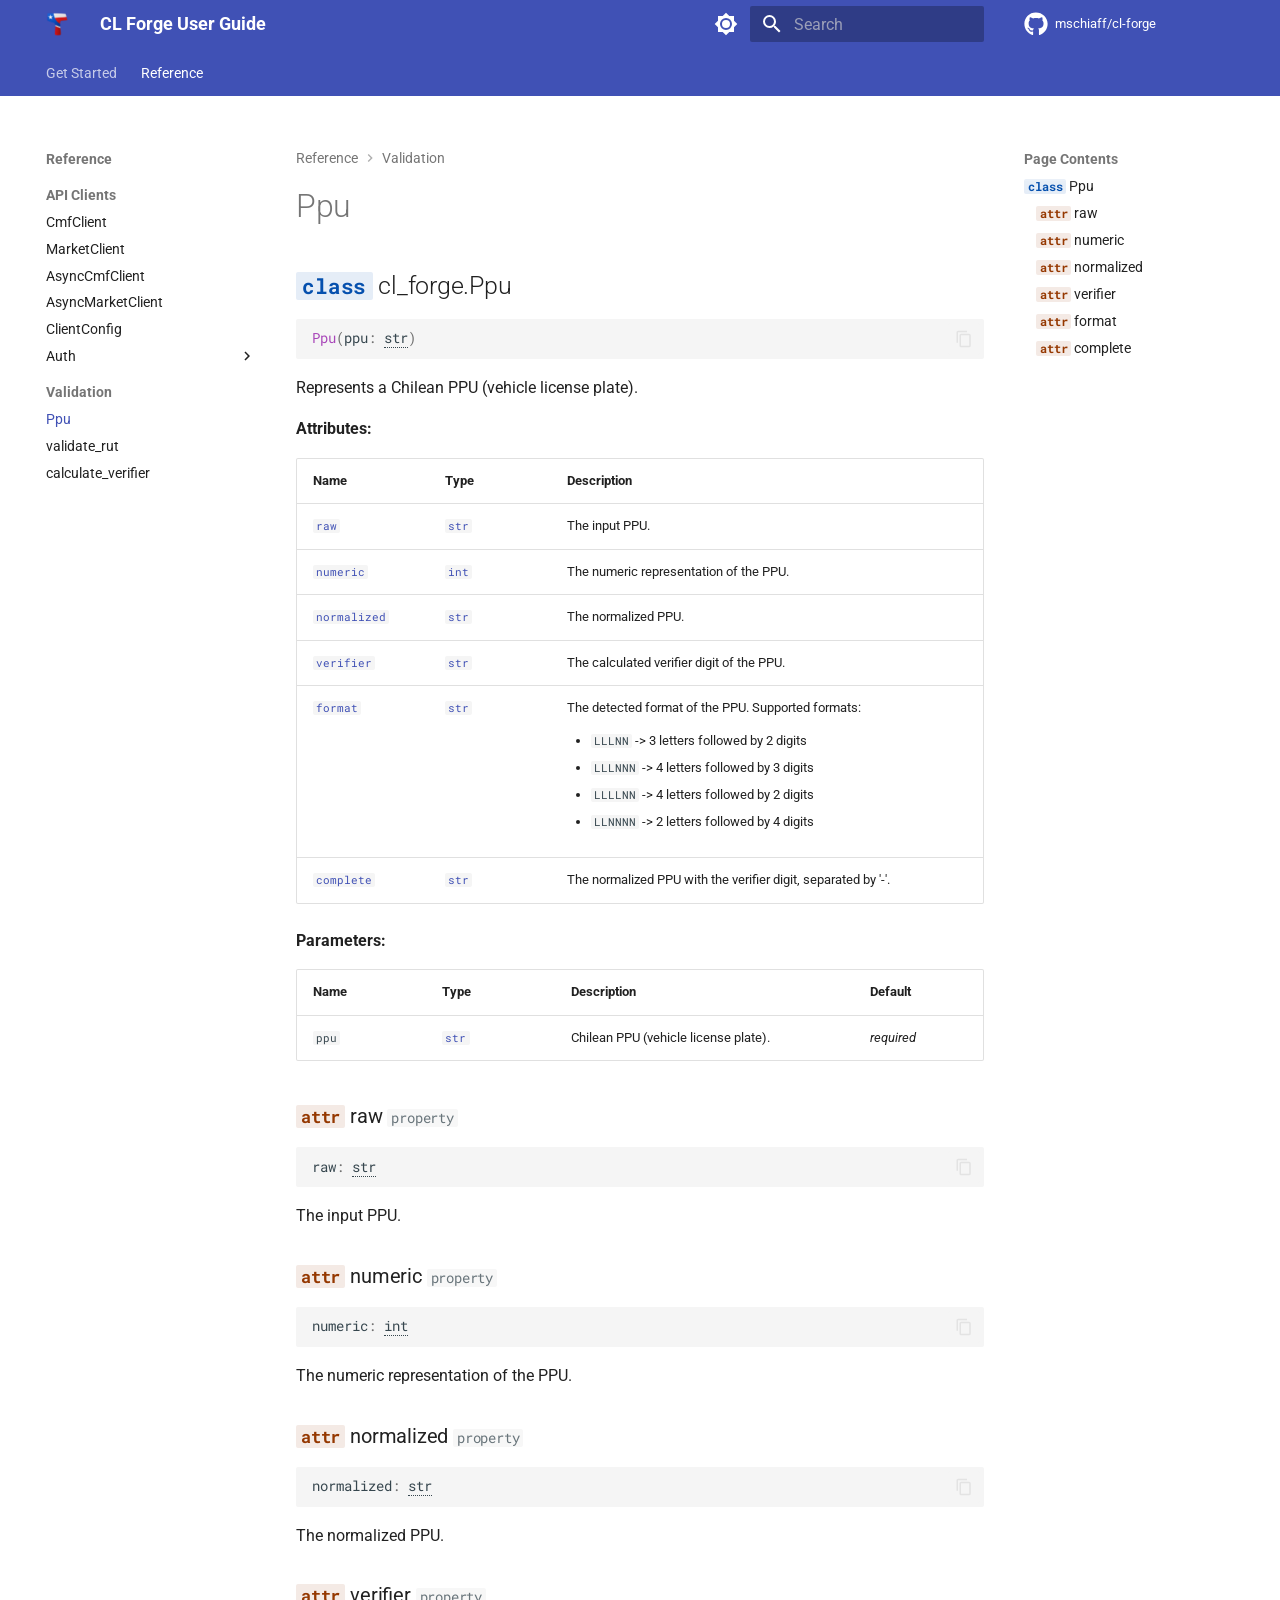
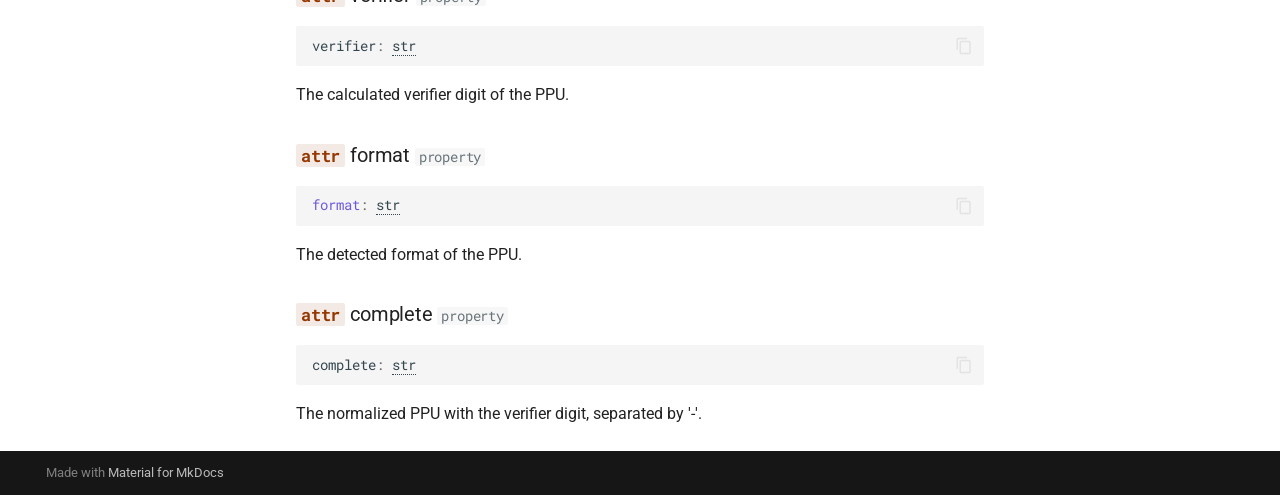
<file: api/Ppu/index.html>
<!doctype html>
<html lang="en" class="no-js">
  <head>
    
      <meta charset="utf-8">
      <meta name="viewport" content="width=device-width,initial-scale=1">
      
        <meta name="description" content="Simple yet powerful Chilean tools written in Rust and Python">
      
      
      
        <link rel="canonical" href="https://mschiaff.github.io/cl-forge/api/Ppu/">
      
      
        <link rel="prev" href="../EnvCredentials/">
      
      
        <link rel="next" href="../validate_rut/">
      
      
        
      
      
      <link rel="icon" href="../../assets/images/favicon.png">
      <meta name="generator" content="mkdocs-1.6.1, mkdocs-material-9.7.1">
    
    
      
        <title>Ppu - CL Forge User Guide</title>
      
    
    
      <link rel="stylesheet" href="../../assets/stylesheets/main.484c7ddc.min.css">
      
        
        <link rel="stylesheet" href="../../assets/stylesheets/palette.ab4e12ef.min.css">
      
      


    
    
      
    
    
      
        
        
        <link rel="preconnect" href="https://fonts.gstatic.com" crossorigin>
        <link rel="stylesheet" href="https://fonts.googleapis.com/css?family=Roboto:300,300i,400,400i,700,700i%7CRoboto+Mono:400,400i,700,700i&display=fallback">
        <style>:root{--md-text-font:"Roboto";--md-code-font:"Roboto Mono"}</style>
      
    
    
      <link rel="stylesheet" href="../../assets/_mkdocstrings.css">
    
      <link rel="stylesheet" href="../../extra/tweaks.css">
    
    <script>__md_scope=new URL("../..",location),__md_hash=e=>[...e].reduce(((e,_)=>(e<<5)-e+_.charCodeAt(0)),0),__md_get=(e,_=localStorage,t=__md_scope)=>JSON.parse(_.getItem(t.pathname+"."+e)),__md_set=(e,_,t=localStorage,a=__md_scope)=>{try{t.setItem(a.pathname+"."+e,JSON.stringify(_))}catch(e){}}</script>
    
      

    
    
  </head>
  
  
    
    
      
    
    
    
    
    <body dir="ltr" data-md-color-scheme="default" data-md-color-primary="custom" data-md-color-accent="indigo">
  
    
    <input class="md-toggle" data-md-toggle="drawer" type="checkbox" id="__drawer" autocomplete="off">
    <input class="md-toggle" data-md-toggle="search" type="checkbox" id="__search" autocomplete="off">
    <label class="md-overlay" for="__drawer"></label>
    <div data-md-component="skip">
      
        
        <a href="#cl_forge.Ppu" class="md-skip">
          Skip to content
        </a>
      
    </div>
    <div data-md-component="announce">
      
    </div>
    
    
      

<header class="md-header" data-md-component="header">
  <nav class="md-header__inner md-grid" aria-label="Header">
    <a href="../.." title="CL Forge User Guide" class="md-header__button md-logo" aria-label="CL Forge User Guide" data-md-component="logo">
      
  <img src="../../assets/logo.png" alt="logo">

    </a>
    <label class="md-header__button md-icon" for="__drawer">
      
      <svg xmlns="http://www.w3.org/2000/svg" viewBox="0 0 24 24"><path d="M3 6h18v2H3zm0 5h18v2H3zm0 5h18v2H3z"/></svg>
    </label>
    <div class="md-header__title" data-md-component="header-title">
      <div class="md-header__ellipsis">
        <div class="md-header__topic">
          <span class="md-ellipsis">
            CL Forge User Guide
          </span>
        </div>
        <div class="md-header__topic" data-md-component="header-topic">
          <span class="md-ellipsis">
            
              Ppu
            
          </span>
        </div>
      </div>
    </div>
    
      
        <form class="md-header__option" data-md-component="palette">
  
    
    
    
    <input class="md-option" data-md-color-media="(prefers-color-scheme: light)" data-md-color-scheme="default" data-md-color-primary="custom" data-md-color-accent="indigo"  aria-label="Switch to dark mode"  type="radio" name="__palette" id="__palette_0">
    
      <label class="md-header__button md-icon" title="Switch to dark mode" for="__palette_1" hidden>
        <svg xmlns="http://www.w3.org/2000/svg" viewBox="0 0 24 24"><path d="M12 8a4 4 0 0 0-4 4 4 4 0 0 0 4 4 4 4 0 0 0 4-4 4 4 0 0 0-4-4m0 10a6 6 0 0 1-6-6 6 6 0 0 1 6-6 6 6 0 0 1 6 6 6 6 0 0 1-6 6m8-9.31V4h-4.69L12 .69 8.69 4H4v4.69L.69 12 4 15.31V20h4.69L12 23.31 15.31 20H20v-4.69L23.31 12z"/></svg>
      </label>
    
  
    
    
    
    <input class="md-option" data-md-color-media="(prefers-color-scheme: dark)" data-md-color-scheme="slate" data-md-color-primary="custom" data-md-color-accent="indigo"  aria-label="Switch to light mode"  type="radio" name="__palette" id="__palette_1">
    
      <label class="md-header__button md-icon" title="Switch to light mode" for="__palette_0" hidden>
        <svg xmlns="http://www.w3.org/2000/svg" viewBox="0 0 24 24"><path d="M12 18c-.89 0-1.74-.2-2.5-.55C11.56 16.5 13 14.42 13 12s-1.44-4.5-3.5-5.45C10.26 6.2 11.11 6 12 6a6 6 0 0 1 6 6 6 6 0 0 1-6 6m8-9.31V4h-4.69L12 .69 8.69 4H4v4.69L.69 12 4 15.31V20h4.69L12 23.31 15.31 20H20v-4.69L23.31 12z"/></svg>
      </label>
    
  
</form>
      
    
    
      <script>var palette=__md_get("__palette");if(palette&&palette.color){if("(prefers-color-scheme)"===palette.color.media){var media=matchMedia("(prefers-color-scheme: light)"),input=document.querySelector(media.matches?"[data-md-color-media='(prefers-color-scheme: light)']":"[data-md-color-media='(prefers-color-scheme: dark)']");palette.color.media=input.getAttribute("data-md-color-media"),palette.color.scheme=input.getAttribute("data-md-color-scheme"),palette.color.primary=input.getAttribute("data-md-color-primary"),palette.color.accent=input.getAttribute("data-md-color-accent")}for(var[key,value]of Object.entries(palette.color))document.body.setAttribute("data-md-color-"+key,value)}</script>
    
    
    
      
      
        <label class="md-header__button md-icon" for="__search">
          
          <svg xmlns="http://www.w3.org/2000/svg" viewBox="0 0 24 24"><path d="M9.5 3A6.5 6.5 0 0 1 16 9.5c0 1.61-.59 3.09-1.56 4.23l.27.27h.79l5 5-1.5 1.5-5-5v-.79l-.27-.27A6.52 6.52 0 0 1 9.5 16 6.5 6.5 0 0 1 3 9.5 6.5 6.5 0 0 1 9.5 3m0 2C7 5 5 7 5 9.5S7 14 9.5 14 14 12 14 9.5 12 5 9.5 5"/></svg>
        </label>
        <div class="md-search" data-md-component="search" role="dialog">
  <label class="md-search__overlay" for="__search"></label>
  <div class="md-search__inner" role="search">
    <form class="md-search__form" name="search">
      <input type="text" class="md-search__input" name="query" aria-label="Search" placeholder="Search" autocapitalize="off" autocorrect="off" autocomplete="off" spellcheck="false" data-md-component="search-query" required>
      <label class="md-search__icon md-icon" for="__search">
        
        <svg xmlns="http://www.w3.org/2000/svg" viewBox="0 0 24 24"><path d="M9.5 3A6.5 6.5 0 0 1 16 9.5c0 1.61-.59 3.09-1.56 4.23l.27.27h.79l5 5-1.5 1.5-5-5v-.79l-.27-.27A6.52 6.52 0 0 1 9.5 16 6.5 6.5 0 0 1 3 9.5 6.5 6.5 0 0 1 9.5 3m0 2C7 5 5 7 5 9.5S7 14 9.5 14 14 12 14 9.5 12 5 9.5 5"/></svg>
        
        <svg xmlns="http://www.w3.org/2000/svg" viewBox="0 0 24 24"><path d="M20 11v2H8l5.5 5.5-1.42 1.42L4.16 12l7.92-7.92L13.5 5.5 8 11z"/></svg>
      </label>
      <nav class="md-search__options" aria-label="Search">
        
        <button type="reset" class="md-search__icon md-icon" title="Clear" aria-label="Clear" tabindex="-1">
          
          <svg xmlns="http://www.w3.org/2000/svg" viewBox="0 0 24 24"><path d="M19 6.41 17.59 5 12 10.59 6.41 5 5 6.41 10.59 12 5 17.59 6.41 19 12 13.41 17.59 19 19 17.59 13.41 12z"/></svg>
        </button>
      </nav>
      
        <div class="md-search__suggest" data-md-component="search-suggest"></div>
      
    </form>
    <div class="md-search__output">
      <div class="md-search__scrollwrap" tabindex="0" data-md-scrollfix>
        <div class="md-search-result" data-md-component="search-result">
          <div class="md-search-result__meta">
            Initializing search
          </div>
          <ol class="md-search-result__list" role="presentation"></ol>
        </div>
      </div>
    </div>
  </div>
</div>
      
    
    
      <div class="md-header__source">
        <a href="https://github.com/mschiaff/cl-forge" title="Go to repository" class="md-source" data-md-component="source">
  <div class="md-source__icon md-icon">
    
    <svg xmlns="http://www.w3.org/2000/svg" viewBox="0 0 512 512"><!--! Font Awesome Free 7.1.0 by @fontawesome - https://fontawesome.com License - https://fontawesome.com/license/free (Icons: CC BY 4.0, Fonts: SIL OFL 1.1, Code: MIT License) Copyright 2025 Fonticons, Inc.--><path d="M173.9 397.4c0 2-2.3 3.6-5.2 3.6-3.3.3-5.6-1.3-5.6-3.6 0-2 2.3-3.6 5.2-3.6 3-.3 5.6 1.3 5.6 3.6m-31.1-4.5c-.7 2 1.3 4.3 4.3 4.9 2.6 1 5.6 0 6.2-2s-1.3-4.3-4.3-5.2c-2.6-.7-5.5.3-6.2 2.3m44.2-1.7c-2.9.7-4.9 2.6-4.6 4.9.3 2 2.9 3.3 5.9 2.6 2.9-.7 4.9-2.6 4.6-4.6-.3-1.9-3-3.2-5.9-2.9M252.8 8C114.1 8 8 113.3 8 252c0 110.9 69.8 205.8 169.5 239.2 12.8 2.3 17.3-5.6 17.3-12.1 0-6.2-.3-40.4-.3-61.4 0 0-70 15-84.7-29.8 0 0-11.4-29.1-27.8-36.6 0 0-22.9-15.7 1.6-15.4 0 0 24.9 2 38.6 25.8 21.9 38.6 58.6 27.5 72.9 20.9 2.3-16 8.8-27.1 16-33.7-55.9-6.2-112.3-14.3-112.3-110.5 0-27.5 7.6-41.3 23.6-58.9-2.6-6.5-11.1-33.3 2.6-67.9 20.9-6.5 69 27 69 27 20-5.6 41.5-8.5 62.8-8.5s42.8 2.9 62.8 8.5c0 0 48.1-33.6 69-27 13.7 34.7 5.2 61.4 2.6 67.9 16 17.7 25.8 31.5 25.8 58.9 0 96.5-58.9 104.2-114.8 110.5 9.2 7.9 17 22.9 17 46.4 0 33.7-.3 75.4-.3 83.6 0 6.5 4.6 14.4 17.3 12.1C436.2 457.8 504 362.9 504 252 504 113.3 391.5 8 252.8 8M105.2 352.9c-1.3 1-1 3.3.7 5.2 1.6 1.6 3.9 2.3 5.2 1 1.3-1 1-3.3-.7-5.2-1.6-1.6-3.9-2.3-5.2-1m-10.8-8.1c-.7 1.3.3 2.9 2.3 3.9 1.6 1 3.6.7 4.3-.7.7-1.3-.3-2.9-2.3-3.9-2-.6-3.6-.3-4.3.7m32.4 35.6c-1.6 1.3-1 4.3 1.3 6.2 2.3 2.3 5.2 2.6 6.5 1 1.3-1.3.7-4.3-1.3-6.2-2.2-2.3-5.2-2.6-6.5-1m-11.4-14.7c-1.6 1-1.6 3.6 0 5.9s4.3 3.3 5.6 2.3c1.6-1.3 1.6-3.9 0-6.2-1.4-2.3-4-3.3-5.6-2"/></svg>
  </div>
  <div class="md-source__repository">
    mschiaff/cl-forge
  </div>
</a>
      </div>
    
  </nav>
  
</header>
    
    <div class="md-container" data-md-component="container">
      
      
        
          
            
<nav class="md-tabs" aria-label="Tabs" data-md-component="tabs">
  <div class="md-grid">
    <ul class="md-tabs__list">
      
        
  
  
  
  
    
    
      <li class="md-tabs__item">
        <a href="../.." class="md-tabs__link">
          
  
  
  Get Started

        </a>
      </li>
    
  

      
        
  
  
  
    
  
  
    
    
      
  
  
  
    
  
  
    
    
      <li class="md-tabs__item md-tabs__item--active">
        <a href="../CmfClient/" class="md-tabs__link">
          
  
  
  Reference

        </a>
      </li>
    
  

    
  

      
    </ul>
  </div>
</nav>
          
        
      
      <main class="md-main" data-md-component="main">
        <div class="md-main__inner md-grid">
          
            
              
              <div class="md-sidebar md-sidebar--primary" data-md-component="sidebar" data-md-type="navigation" >
                <div class="md-sidebar__scrollwrap">
                  <div class="md-sidebar__inner">
                    


  


<nav class="md-nav md-nav--primary md-nav--lifted" aria-label="Navigation" data-md-level="0">
  <label class="md-nav__title" for="__drawer">
    <a href="../.." title="CL Forge User Guide" class="md-nav__button md-logo" aria-label="CL Forge User Guide" data-md-component="logo">
      
  <img src="../../assets/logo.png" alt="logo">

    </a>
    CL Forge User Guide
  </label>
  
    <div class="md-nav__source">
      <a href="https://github.com/mschiaff/cl-forge" title="Go to repository" class="md-source" data-md-component="source">
  <div class="md-source__icon md-icon">
    
    <svg xmlns="http://www.w3.org/2000/svg" viewBox="0 0 512 512"><!--! Font Awesome Free 7.1.0 by @fontawesome - https://fontawesome.com License - https://fontawesome.com/license/free (Icons: CC BY 4.0, Fonts: SIL OFL 1.1, Code: MIT License) Copyright 2025 Fonticons, Inc.--><path d="M173.9 397.4c0 2-2.3 3.6-5.2 3.6-3.3.3-5.6-1.3-5.6-3.6 0-2 2.3-3.6 5.2-3.6 3-.3 5.6 1.3 5.6 3.6m-31.1-4.5c-.7 2 1.3 4.3 4.3 4.9 2.6 1 5.6 0 6.2-2s-1.3-4.3-4.3-5.2c-2.6-.7-5.5.3-6.2 2.3m44.2-1.7c-2.9.7-4.9 2.6-4.6 4.9.3 2 2.9 3.3 5.9 2.6 2.9-.7 4.9-2.6 4.6-4.6-.3-1.9-3-3.2-5.9-2.9M252.8 8C114.1 8 8 113.3 8 252c0 110.9 69.8 205.8 169.5 239.2 12.8 2.3 17.3-5.6 17.3-12.1 0-6.2-.3-40.4-.3-61.4 0 0-70 15-84.7-29.8 0 0-11.4-29.1-27.8-36.6 0 0-22.9-15.7 1.6-15.4 0 0 24.9 2 38.6 25.8 21.9 38.6 58.6 27.5 72.9 20.9 2.3-16 8.8-27.1 16-33.7-55.9-6.2-112.3-14.3-112.3-110.5 0-27.5 7.6-41.3 23.6-58.9-2.6-6.5-11.1-33.3 2.6-67.9 20.9-6.5 69 27 69 27 20-5.6 41.5-8.5 62.8-8.5s42.8 2.9 62.8 8.5c0 0 48.1-33.6 69-27 13.7 34.7 5.2 61.4 2.6 67.9 16 17.7 25.8 31.5 25.8 58.9 0 96.5-58.9 104.2-114.8 110.5 9.2 7.9 17 22.9 17 46.4 0 33.7-.3 75.4-.3 83.6 0 6.5 4.6 14.4 17.3 12.1C436.2 457.8 504 362.9 504 252 504 113.3 391.5 8 252.8 8M105.2 352.9c-1.3 1-1 3.3.7 5.2 1.6 1.6 3.9 2.3 5.2 1 1.3-1 1-3.3-.7-5.2-1.6-1.6-3.9-2.3-5.2-1m-10.8-8.1c-.7 1.3.3 2.9 2.3 3.9 1.6 1 3.6.7 4.3-.7.7-1.3-.3-2.9-2.3-3.9-2-.6-3.6-.3-4.3.7m32.4 35.6c-1.6 1.3-1 4.3 1.3 6.2 2.3 2.3 5.2 2.6 6.5 1 1.3-1.3.7-4.3-1.3-6.2-2.2-2.3-5.2-2.6-6.5-1m-11.4-14.7c-1.6 1-1.6 3.6 0 5.9s4.3 3.3 5.6 2.3c1.6-1.3 1.6-3.9 0-6.2-1.4-2.3-4-3.3-5.6-2"/></svg>
  </div>
  <div class="md-source__repository">
    mschiaff/cl-forge
  </div>
</a>
    </div>
  
  <ul class="md-nav__list" data-md-scrollfix>
    
      
      
  
  
  
  
    
    
    
    
      
      
        
      
    
    
    <li class="md-nav__item md-nav__item--nested">
      
        
        
        <input class="md-nav__toggle md-toggle " type="checkbox" id="__nav_1" >
        
          
          <label class="md-nav__link" for="__nav_1" id="__nav_1_label" tabindex="0">
            
  
  
  <span class="md-ellipsis">
    
  
    Get Started
  

    
  </span>
  
  

            <span class="md-nav__icon md-icon"></span>
          </label>
        
        <nav class="md-nav" data-md-level="1" aria-labelledby="__nav_1_label" aria-expanded="false">
          <label class="md-nav__title" for="__nav_1">
            <span class="md-nav__icon md-icon"></span>
            
  
    Get Started
  

          </label>
          <ul class="md-nav__list" data-md-scrollfix>
            
              
                
  
  
  
  
    <li class="md-nav__item">
      <a href="../.." class="md-nav__link">
        
  
  
  <span class="md-ellipsis">
    
  
    Welcome to CL Forge
  

    
  </span>
  
  

      </a>
    </li>
  

              
            
              
                
  
  
  
  
    <li class="md-nav__item">
      <a href="../../install/" class="md-nav__link">
        
  
  
  <span class="md-ellipsis">
    
  
    Installation
  

    
  </span>
  
  

      </a>
    </li>
  

              
            
              
                
  
  
  
  
    <li class="md-nav__item">
      <a href="../../contributing/" class="md-nav__link">
        
  
  
  <span class="md-ellipsis">
    
  
    Contributing
  

    
  </span>
  
  

      </a>
    </li>
  

              
            
          </ul>
        </nav>
      
    </li>
  

    
      
      
  
  
    
  
  
  
    
    
    
    
      
        
        
      
      
        
      
    
    
    <li class="md-nav__item md-nav__item--active md-nav__item--section md-nav__item--nested">
      
        
        
        <input class="md-nav__toggle md-toggle " type="checkbox" id="__nav_2" checked>
        
          
          <label class="md-nav__link" for="__nav_2" id="__nav_2_label" tabindex="">
            
  
  
  <span class="md-ellipsis">
    
  
    Reference
  

    
  </span>
  
  

            <span class="md-nav__icon md-icon"></span>
          </label>
        
        <nav class="md-nav" data-md-level="1" aria-labelledby="__nav_2_label" aria-expanded="true">
          <label class="md-nav__title" for="__nav_2">
            <span class="md-nav__icon md-icon"></span>
            
  
    Reference
  

          </label>
          <ul class="md-nav__list" data-md-scrollfix>
            
              
                
  
  
  
  
    
    
    
    
      
      
        
          
          
        
      
    
    
    <li class="md-nav__item md-nav__item--section md-nav__item--nested">
      
        
        
        <input class="md-nav__toggle md-toggle " type="checkbox" id="__nav_2_1" >
        
          
          <label class="md-nav__link" for="__nav_2_1" id="__nav_2_1_label" tabindex="">
            
  
  
  <span class="md-ellipsis">
    
  
    API Clients
  

    
  </span>
  
  

            <span class="md-nav__icon md-icon"></span>
          </label>
        
        <nav class="md-nav" data-md-level="2" aria-labelledby="__nav_2_1_label" aria-expanded="false">
          <label class="md-nav__title" for="__nav_2_1">
            <span class="md-nav__icon md-icon"></span>
            
  
    API Clients
  

          </label>
          <ul class="md-nav__list" data-md-scrollfix>
            
              
                
  
  
  
  
    <li class="md-nav__item">
      <a href="../CmfClient/" class="md-nav__link">
        
  
  
  <span class="md-ellipsis">
    
  
    CmfClient
  

    
  </span>
  
  

      </a>
    </li>
  

              
            
              
                
  
  
  
  
    <li class="md-nav__item">
      <a href="../MarketClient/" class="md-nav__link">
        
  
  
  <span class="md-ellipsis">
    
  
    MarketClient
  

    
  </span>
  
  

      </a>
    </li>
  

              
            
              
                
  
  
  
  
    <li class="md-nav__item">
      <a href="../AsyncCmfClient/" class="md-nav__link">
        
  
  
  <span class="md-ellipsis">
    
  
    AsyncCmfClient
  

    
  </span>
  
  

      </a>
    </li>
  

              
            
              
                
  
  
  
  
    <li class="md-nav__item">
      <a href="../AsyncMarketClient/" class="md-nav__link">
        
  
  
  <span class="md-ellipsis">
    
  
    AsyncMarketClient
  

    
  </span>
  
  

      </a>
    </li>
  

              
            
              
                
  
  
  
  
    <li class="md-nav__item">
      <a href="../ClientConfig/" class="md-nav__link">
        
  
  
  <span class="md-ellipsis">
    
  
    ClientConfig
  

    
  </span>
  
  

      </a>
    </li>
  

              
            
              
                
  
  
  
  
    
    
    
    
      
      
        
      
    
    
    <li class="md-nav__item md-nav__item--nested">
      
        
        
        <input class="md-nav__toggle md-toggle " type="checkbox" id="__nav_2_1_6" >
        
          
          <label class="md-nav__link" for="__nav_2_1_6" id="__nav_2_1_6_label" tabindex="0">
            
  
  
  <span class="md-ellipsis">
    
  
    Auth
  

    
  </span>
  
  

            <span class="md-nav__icon md-icon"></span>
          </label>
        
        <nav class="md-nav" data-md-level="3" aria-labelledby="__nav_2_1_6_label" aria-expanded="false">
          <label class="md-nav__title" for="__nav_2_1_6">
            <span class="md-nav__icon md-icon"></span>
            
  
    Auth
  

          </label>
          <ul class="md-nav__list" data-md-scrollfix>
            
              
                
  
  
  
  
    <li class="md-nav__item">
      <a href="../DotEnvCredentials/" class="md-nav__link">
        
  
  
  <span class="md-ellipsis">
    
  
    DotEnvCredentials
  

    
  </span>
  
  

      </a>
    </li>
  

              
            
              
                
  
  
  
  
    <li class="md-nav__item">
      <a href="../EnvCredentials/" class="md-nav__link">
        
  
  
  <span class="md-ellipsis">
    
  
    EnvCredentials
  

    
  </span>
  
  

      </a>
    </li>
  

              
            
          </ul>
        </nav>
      
    </li>
  

              
            
          </ul>
        </nav>
      
    </li>
  

              
            
              
                
  
  
    
  
  
  
    
    
    
    
      
      
        
          
          
        
      
    
    
    <li class="md-nav__item md-nav__item--active md-nav__item--section md-nav__item--nested">
      
        
        
        <input class="md-nav__toggle md-toggle " type="checkbox" id="__nav_2_2" checked>
        
          
          <label class="md-nav__link" for="__nav_2_2" id="__nav_2_2_label" tabindex="">
            
  
  
  <span class="md-ellipsis">
    
  
    Validation
  

    
  </span>
  
  

            <span class="md-nav__icon md-icon"></span>
          </label>
        
        <nav class="md-nav" data-md-level="2" aria-labelledby="__nav_2_2_label" aria-expanded="true">
          <label class="md-nav__title" for="__nav_2_2">
            <span class="md-nav__icon md-icon"></span>
            
  
    Validation
  

          </label>
          <ul class="md-nav__list" data-md-scrollfix>
            
              
                
  
  
    
  
  
  
    <li class="md-nav__item md-nav__item--active">
      
      <input class="md-nav__toggle md-toggle" type="checkbox" id="__toc">
      
      
      
        <label class="md-nav__link md-nav__link--active" for="__toc">
          
  
  
  <span class="md-ellipsis">
    
  
    Ppu
  

    
  </span>
  
  

          <span class="md-nav__icon md-icon"></span>
        </label>
      
      <a href="./" class="md-nav__link md-nav__link--active">
        
  
  
  <span class="md-ellipsis">
    
  
    Ppu
  

    
  </span>
  
  

      </a>
      
        

  

<nav class="md-nav md-nav--secondary" aria-label="Page Contents">
  
  
  
  
    <label class="md-nav__title" for="__toc">
      <span class="md-nav__icon md-icon"></span>
      Page Contents
    </label>
    <ul class="md-nav__list" data-md-component="toc" data-md-scrollfix>
      
        <li class="md-nav__item">
  <a href="#cl_forge.Ppu" class="md-nav__link">
    <span class="md-ellipsis">
      
        <code class="doc-symbol doc-symbol-toc doc-symbol-class"></code>&nbsp;Ppu
      
    </span>
  </a>
  
    <nav class="md-nav" aria-label=" Ppu">
      <ul class="md-nav__list">
        
          <li class="md-nav__item">
  <a href="#cl_forge.Ppu.raw" class="md-nav__link">
    <span class="md-ellipsis">
      
        <code class="doc-symbol doc-symbol-toc doc-symbol-attribute"></code>&nbsp;raw
      
    </span>
  </a>
  
</li>
        
          <li class="md-nav__item">
  <a href="#cl_forge.Ppu.numeric" class="md-nav__link">
    <span class="md-ellipsis">
      
        <code class="doc-symbol doc-symbol-toc doc-symbol-attribute"></code>&nbsp;numeric
      
    </span>
  </a>
  
</li>
        
          <li class="md-nav__item">
  <a href="#cl_forge.Ppu.normalized" class="md-nav__link">
    <span class="md-ellipsis">
      
        <code class="doc-symbol doc-symbol-toc doc-symbol-attribute"></code>&nbsp;normalized
      
    </span>
  </a>
  
</li>
        
          <li class="md-nav__item">
  <a href="#cl_forge.Ppu.verifier" class="md-nav__link">
    <span class="md-ellipsis">
      
        <code class="doc-symbol doc-symbol-toc doc-symbol-attribute"></code>&nbsp;verifier
      
    </span>
  </a>
  
</li>
        
          <li class="md-nav__item">
  <a href="#cl_forge.Ppu.format" class="md-nav__link">
    <span class="md-ellipsis">
      
        <code class="doc-symbol doc-symbol-toc doc-symbol-attribute"></code>&nbsp;format
      
    </span>
  </a>
  
</li>
        
          <li class="md-nav__item">
  <a href="#cl_forge.Ppu.complete" class="md-nav__link">
    <span class="md-ellipsis">
      
        <code class="doc-symbol doc-symbol-toc doc-symbol-attribute"></code>&nbsp;complete
      
    </span>
  </a>
  
</li>
        
      </ul>
    </nav>
  
</li>
      
    </ul>
  
</nav>
      
    </li>
  

              
            
              
                
  
  
  
  
    <li class="md-nav__item">
      <a href="../validate_rut/" class="md-nav__link">
        
  
  
  <span class="md-ellipsis">
    
  
    validate_rut
  

    
  </span>
  
  

      </a>
    </li>
  

              
            
              
                
  
  
  
  
    <li class="md-nav__item">
      <a href="../calculate_verifier/" class="md-nav__link">
        
  
  
  <span class="md-ellipsis">
    
  
    calculate_verifier
  

    
  </span>
  
  

      </a>
    </li>
  

              
            
          </ul>
        </nav>
      
    </li>
  

              
            
          </ul>
        </nav>
      
    </li>
  

    
  </ul>
</nav>
                  </div>
                </div>
              </div>
            
            
              
              <div class="md-sidebar md-sidebar--secondary" data-md-component="sidebar" data-md-type="toc" >
                <div class="md-sidebar__scrollwrap">
                  <div class="md-sidebar__inner">
                    

  

<nav class="md-nav md-nav--secondary" aria-label="Page Contents">
  
  
  
  
    <label class="md-nav__title" for="__toc">
      <span class="md-nav__icon md-icon"></span>
      Page Contents
    </label>
    <ul class="md-nav__list" data-md-component="toc" data-md-scrollfix>
      
        <li class="md-nav__item">
  <a href="#cl_forge.Ppu" class="md-nav__link">
    <span class="md-ellipsis">
      
        <code class="doc-symbol doc-symbol-toc doc-symbol-class"></code>&nbsp;Ppu
      
    </span>
  </a>
  
    <nav class="md-nav" aria-label=" Ppu">
      <ul class="md-nav__list">
        
          <li class="md-nav__item">
  <a href="#cl_forge.Ppu.raw" class="md-nav__link">
    <span class="md-ellipsis">
      
        <code class="doc-symbol doc-symbol-toc doc-symbol-attribute"></code>&nbsp;raw
      
    </span>
  </a>
  
</li>
        
          <li class="md-nav__item">
  <a href="#cl_forge.Ppu.numeric" class="md-nav__link">
    <span class="md-ellipsis">
      
        <code class="doc-symbol doc-symbol-toc doc-symbol-attribute"></code>&nbsp;numeric
      
    </span>
  </a>
  
</li>
        
          <li class="md-nav__item">
  <a href="#cl_forge.Ppu.normalized" class="md-nav__link">
    <span class="md-ellipsis">
      
        <code class="doc-symbol doc-symbol-toc doc-symbol-attribute"></code>&nbsp;normalized
      
    </span>
  </a>
  
</li>
        
          <li class="md-nav__item">
  <a href="#cl_forge.Ppu.verifier" class="md-nav__link">
    <span class="md-ellipsis">
      
        <code class="doc-symbol doc-symbol-toc doc-symbol-attribute"></code>&nbsp;verifier
      
    </span>
  </a>
  
</li>
        
          <li class="md-nav__item">
  <a href="#cl_forge.Ppu.format" class="md-nav__link">
    <span class="md-ellipsis">
      
        <code class="doc-symbol doc-symbol-toc doc-symbol-attribute"></code>&nbsp;format
      
    </span>
  </a>
  
</li>
        
          <li class="md-nav__item">
  <a href="#cl_forge.Ppu.complete" class="md-nav__link">
    <span class="md-ellipsis">
      
        <code class="doc-symbol doc-symbol-toc doc-symbol-attribute"></code>&nbsp;complete
      
    </span>
  </a>
  
</li>
        
      </ul>
    </nav>
  
</li>
      
    </ul>
  
</nav>
                  </div>
                </div>
              </div>
            
          
          
            <div class="md-content" data-md-component="content">
              
                




  <nav class="md-path" aria-label="Navigation" >
    <ol class="md-path__list">
      
      
        
  
  
    
    
      
  
  
    
    
      <li class="md-path__item">
        <a href="../CmfClient/" class="md-path__link">
          
  <span class="md-ellipsis">
    Reference
  </span>

        </a>
      </li>
    
  

    
  

      
        
  
  
    
    
      <li class="md-path__item">
        <a href="./" class="md-path__link">
          
  <span class="md-ellipsis">
    Validation
  </span>

        </a>
      </li>
    
  

      
    </ol>
  </nav>

              
              <article class="md-content__inner md-typeset">
                
                  


  
  


  <h1>Ppu</h1>

<div class="doc doc-object doc-class">



<h2 id="cl_forge.Ppu" class="doc doc-heading">
<code class="doc-symbol doc-symbol-heading doc-symbol-class"></code>            <span class="doc doc-object-name doc-class-name">cl_forge.Ppu</span>


<a href="#cl_forge.Ppu" class="headerlink" title="Permanent link">&para;</a></h2>
<div class="language-python doc-signature highlight"><pre><span></span><code><span id="__span-0-1"><a id="__codelineno-0-1" name="__codelineno-0-1" href="#__codelineno-0-1"></a><span class="nf">Ppu</span><span class="p">(</span><span class="n">ppu</span><span class="p">:</span> <span class="n"><a class="autorefs autorefs-external" href="https://docs.python.org/3/library/stdtypes.html#str">str</a></span><span class="p">)</span>
</span></code></pre></div>

    <div class="doc doc-contents first">



        <p>Represents a Chilean PPU (vehicle license plate).</p>


<p><span class="doc-section-title">Attributes:</span></p>
    <table>
      <thead>
        <tr>
          <th>Name</th>
          <th>Type</th>
          <th>Description</th>
        </tr>
      </thead>
      <tbody>
          <tr class="doc-section-item">
            <td><code><a class="autorefs autorefs-internal" title="            raw


  
      property
   (cl_forge.Ppu.raw)" href="#cl_forge.Ppu.raw">raw</a></code></td>
            <td>
                  <code><a class="autorefs autorefs-external" href="https://docs.python.org/3/library/stdtypes.html#str">str</a></code>
            </td>
            <td>
              <div class="doc-md-description">
                <p>The input PPU.</p>
              </div>
            </td>
          </tr>
          <tr class="doc-section-item">
            <td><code><a class="autorefs autorefs-internal" title="            numeric


  
      property
   (cl_forge.Ppu.numeric)" href="#cl_forge.Ppu.numeric">numeric</a></code></td>
            <td>
                  <code><a class="autorefs autorefs-external" href="https://docs.python.org/3/library/functions.html#int">int</a></code>
            </td>
            <td>
              <div class="doc-md-description">
                <p>The numeric representation of the PPU.</p>
              </div>
            </td>
          </tr>
          <tr class="doc-section-item">
            <td><code><a class="autorefs autorefs-internal" title="            normalized


  
      property
   (cl_forge.Ppu.normalized)" href="#cl_forge.Ppu.normalized">normalized</a></code></td>
            <td>
                  <code><a class="autorefs autorefs-external" href="https://docs.python.org/3/library/stdtypes.html#str">str</a></code>
            </td>
            <td>
              <div class="doc-md-description">
                <p>The normalized PPU.</p>
              </div>
            </td>
          </tr>
          <tr class="doc-section-item">
            <td><code><a class="autorefs autorefs-internal" title="            verifier


  
      property
   (cl_forge.Ppu.verifier)" href="#cl_forge.Ppu.verifier">verifier</a></code></td>
            <td>
                  <code><a class="autorefs autorefs-external" href="https://docs.python.org/3/library/stdtypes.html#str">str</a></code>
            </td>
            <td>
              <div class="doc-md-description">
                <p>The calculated verifier digit of the PPU.</p>
              </div>
            </td>
          </tr>
          <tr class="doc-section-item">
            <td><code><a class="autorefs autorefs-internal" title="            format


  
      property
   (cl_forge.Ppu.format)" href="#cl_forge.Ppu.format">format</a></code></td>
            <td>
                  <code><a class="autorefs autorefs-external" href="https://docs.python.org/3/library/stdtypes.html#str">str</a></code>
            </td>
            <td>
              <div class="doc-md-description">
                <p>The detected format of the PPU. Supported formats:</p>
<ul>
<li><code>LLLNN</code>  -&gt; 3 letters followed by 2 digits</li>
<li><code>LLLNNN</code> -&gt; 4 letters followed by 3 digits</li>
<li><code>LLLLNN</code> -&gt; 4 letters followed by 2 digits</li>
<li><code>LLNNNN</code> -&gt; 2 letters followed by 4 digits</li>
</ul>
              </div>
            </td>
          </tr>
          <tr class="doc-section-item">
            <td><code><a class="autorefs autorefs-internal" title="            complete


  
      property
   (cl_forge.Ppu.complete)" href="#cl_forge.Ppu.complete">complete</a></code></td>
            <td>
                  <code><a class="autorefs autorefs-external" href="https://docs.python.org/3/library/stdtypes.html#str">str</a></code>
            </td>
            <td>
              <div class="doc-md-description">
                <p>The normalized PPU with the verifier digit, separated by '-'.</p>
              </div>
            </td>
          </tr>
      </tbody>
    </table>



<p><span class="doc-section-title">Parameters:</span></p>
    <table>
      <thead>
        <tr>
          <th>Name</th>
          <th>Type</th>
          <th>Description</th>
          <th>Default</th>
        </tr>
      </thead>
      <tbody>
          <tr class="doc-section-item">
            <td>
                <code>ppu</code>
            </td>
            <td>
                  <code><a class="autorefs autorefs-external" href="https://docs.python.org/3/library/stdtypes.html#str">str</a></code>
            </td>
            <td>
              <div class="doc-md-description">
                <p>Chilean PPU (vehicle license plate).</p>
              </div>
            </td>
            <td>
                <em>required</em>
            </td>
          </tr>
      </tbody>
    </table>











<div class="doc doc-children">







<div class="doc doc-object doc-attribute">



<h3 id="cl_forge.Ppu.raw" class="doc doc-heading">
<code class="doc-symbol doc-symbol-heading doc-symbol-attribute"></code>            <span class="doc doc-object-name doc-attribute-name">raw</span>


  <span class="doc doc-labels">
      <small class="doc doc-label doc-label-property"><code>property</code></small>
  </span>

<a href="#cl_forge.Ppu.raw" class="headerlink" title="Permanent link">&para;</a></h3>
<div class="language-python doc-signature highlight"><pre><span></span><code><span id="__span-0-1"><a id="__codelineno-0-1" name="__codelineno-0-1" href="#__codelineno-0-1"></a><span class="n">raw</span><span class="p">:</span> <span class="n"><a class="autorefs autorefs-external" href="https://docs.python.org/3/library/stdtypes.html#str">str</a></span>
</span></code></pre></div>

    <div class="doc doc-contents ">

        <p>The input PPU.</p>

    </div>

</div>

<div class="doc doc-object doc-attribute">



<h3 id="cl_forge.Ppu.numeric" class="doc doc-heading">
<code class="doc-symbol doc-symbol-heading doc-symbol-attribute"></code>            <span class="doc doc-object-name doc-attribute-name">numeric</span>


  <span class="doc doc-labels">
      <small class="doc doc-label doc-label-property"><code>property</code></small>
  </span>

<a href="#cl_forge.Ppu.numeric" class="headerlink" title="Permanent link">&para;</a></h3>
<div class="language-python doc-signature highlight"><pre><span></span><code><span id="__span-0-1"><a id="__codelineno-0-1" name="__codelineno-0-1" href="#__codelineno-0-1"></a><span class="n">numeric</span><span class="p">:</span> <span class="n"><a class="autorefs autorefs-external" href="https://docs.python.org/3/library/functions.html#int">int</a></span>
</span></code></pre></div>

    <div class="doc doc-contents ">

        <p>The numeric representation of the PPU.</p>

    </div>

</div>

<div class="doc doc-object doc-attribute">



<h3 id="cl_forge.Ppu.normalized" class="doc doc-heading">
<code class="doc-symbol doc-symbol-heading doc-symbol-attribute"></code>            <span class="doc doc-object-name doc-attribute-name">normalized</span>


  <span class="doc doc-labels">
      <small class="doc doc-label doc-label-property"><code>property</code></small>
  </span>

<a href="#cl_forge.Ppu.normalized" class="headerlink" title="Permanent link">&para;</a></h3>
<div class="language-python doc-signature highlight"><pre><span></span><code><span id="__span-0-1"><a id="__codelineno-0-1" name="__codelineno-0-1" href="#__codelineno-0-1"></a><span class="n">normalized</span><span class="p">:</span> <span class="n"><a class="autorefs autorefs-external" href="https://docs.python.org/3/library/stdtypes.html#str">str</a></span>
</span></code></pre></div>

    <div class="doc doc-contents ">

        <p>The normalized PPU.</p>

    </div>

</div>

<div class="doc doc-object doc-attribute">



<h3 id="cl_forge.Ppu.verifier" class="doc doc-heading">
<code class="doc-symbol doc-symbol-heading doc-symbol-attribute"></code>            <span class="doc doc-object-name doc-attribute-name">verifier</span>


  <span class="doc doc-labels">
      <small class="doc doc-label doc-label-property"><code>property</code></small>
  </span>

<a href="#cl_forge.Ppu.verifier" class="headerlink" title="Permanent link">&para;</a></h3>
<div class="language-python doc-signature highlight"><pre><span></span><code><span id="__span-0-1"><a id="__codelineno-0-1" name="__codelineno-0-1" href="#__codelineno-0-1"></a><span class="n">verifier</span><span class="p">:</span> <span class="n"><a class="autorefs autorefs-external" href="https://docs.python.org/3/library/stdtypes.html#str">str</a></span>
</span></code></pre></div>

    <div class="doc doc-contents ">

        <p>The calculated verifier digit of the PPU.</p>

    </div>

</div>

<div class="doc doc-object doc-attribute">



<h3 id="cl_forge.Ppu.format" class="doc doc-heading">
<code class="doc-symbol doc-symbol-heading doc-symbol-attribute"></code>            <span class="doc doc-object-name doc-attribute-name">format</span>


  <span class="doc doc-labels">
      <small class="doc doc-label doc-label-property"><code>property</code></small>
  </span>

<a href="#cl_forge.Ppu.format" class="headerlink" title="Permanent link">&para;</a></h3>
<div class="language-python doc-signature highlight"><pre><span></span><code><span id="__span-0-1"><a id="__codelineno-0-1" name="__codelineno-0-1" href="#__codelineno-0-1"></a><span class="nb">format</span><span class="p">:</span> <span class="n"><a class="autorefs autorefs-external" href="https://docs.python.org/3/library/stdtypes.html#str">str</a></span>
</span></code></pre></div>

    <div class="doc doc-contents ">

        <p>The detected format of the PPU.</p>

    </div>

</div>

<div class="doc doc-object doc-attribute">



<h3 id="cl_forge.Ppu.complete" class="doc doc-heading">
<code class="doc-symbol doc-symbol-heading doc-symbol-attribute"></code>            <span class="doc doc-object-name doc-attribute-name">complete</span>


  <span class="doc doc-labels">
      <small class="doc doc-label doc-label-property"><code>property</code></small>
  </span>

<a href="#cl_forge.Ppu.complete" class="headerlink" title="Permanent link">&para;</a></h3>
<div class="language-python doc-signature highlight"><pre><span></span><code><span id="__span-0-1"><a id="__codelineno-0-1" name="__codelineno-0-1" href="#__codelineno-0-1"></a><span class="n">complete</span><span class="p">:</span> <span class="n"><a class="autorefs autorefs-external" href="https://docs.python.org/3/library/stdtypes.html#str">str</a></span>
</span></code></pre></div>

    <div class="doc doc-contents ">

        <p>The normalized PPU with the verifier digit, separated by '-'.</p>

    </div>

</div>






  </div>

    </div>

</div>












                
              </article>
            </div>
          
          
  <script>var tabs=__md_get("__tabs");if(Array.isArray(tabs))e:for(var set of document.querySelectorAll(".tabbed-set")){var labels=set.querySelector(".tabbed-labels");for(var tab of tabs)for(var label of labels.getElementsByTagName("label"))if(label.innerText.trim()===tab){var input=document.getElementById(label.htmlFor);input.checked=!0;continue e}}</script>

<script>var target=document.getElementById(location.hash.slice(1));target&&target.name&&(target.checked=target.name.startsWith("__tabbed_"))</script>
        </div>
        
          <button type="button" class="md-top md-icon" data-md-component="top" hidden>
  
  <svg xmlns="http://www.w3.org/2000/svg" viewBox="0 0 24 24"><path d="M13 20h-2V8l-5.5 5.5-1.42-1.42L12 4.16l7.92 7.92-1.42 1.42L13 8z"/></svg>
  Back to top
</button>
        
      </main>
      
        <footer class="md-footer">
  
  <div class="md-footer-meta md-typeset">
    <div class="md-footer-meta__inner md-grid">
      <div class="md-copyright">
  
  
    Made with
    <a href="https://squidfunk.github.io/mkdocs-material/" target="_blank" rel="noopener">
      Material for MkDocs
    </a>
  
</div>
      
    </div>
  </div>
</footer>
      
    </div>
    <div class="md-dialog" data-md-component="dialog">
      <div class="md-dialog__inner md-typeset"></div>
    </div>
    
    
    
      
      
      <script id="__config" type="application/json">{"annotate": null, "base": "../..", "features": ["content.code.copy", "content.tabs.link", "navigation.sections", "navigation.tabs", "navigation.path", "navigation.top", "search.suggest", "toc.follow"], "search": "../../assets/javascripts/workers/search.2c215733.min.js", "tags": null, "translations": {"clipboard.copied": "Copied to clipboard", "clipboard.copy": "Copy to clipboard", "search.result.more.one": "1 more on this page", "search.result.more.other": "# more on this page", "search.result.none": "No matching documents", "search.result.one": "1 matching document", "search.result.other": "# matching documents", "search.result.placeholder": "Type to start searching", "search.result.term.missing": "Missing", "select.version": "Select version"}, "version": null}</script>
    
    
      <script src="../../assets/javascripts/bundle.79ae519e.min.js"></script>
      
    
  </body>
</html>
</file>
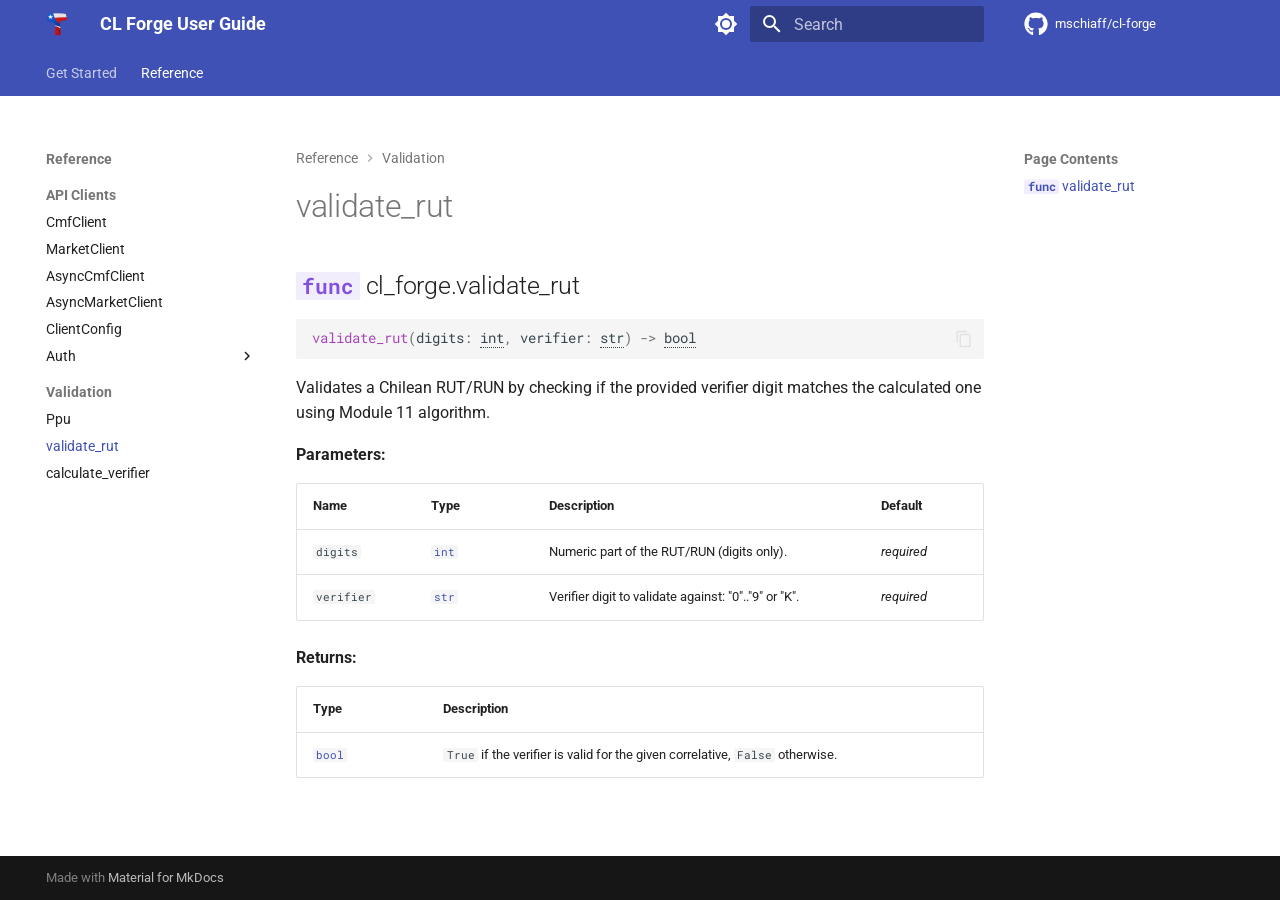
<file: api/validate_rut/index.html>
<!doctype html>
<html lang="en" class="no-js">
  <head>
    
      <meta charset="utf-8">
      <meta name="viewport" content="width=device-width,initial-scale=1">
      
        <meta name="description" content="Simple yet powerful Chilean tools written in Rust and Python">
      
      
      
        <link rel="canonical" href="https://mschiaff.github.io/cl-forge/api/validate_rut/">
      
      
        <link rel="prev" href="../Ppu/">
      
      
        <link rel="next" href="../calculate_verifier/">
      
      
        
      
      
      <link rel="icon" href="../../assets/images/favicon.png">
      <meta name="generator" content="mkdocs-1.6.1, mkdocs-material-9.7.1">
    
    
      
        <title>validate_rut - CL Forge User Guide</title>
      
    
    
      <link rel="stylesheet" href="../../assets/stylesheets/main.484c7ddc.min.css">
      
        
        <link rel="stylesheet" href="../../assets/stylesheets/palette.ab4e12ef.min.css">
      
      


    
    
      
    
    
      
        
        
        <link rel="preconnect" href="https://fonts.gstatic.com" crossorigin>
        <link rel="stylesheet" href="https://fonts.googleapis.com/css?family=Roboto:300,300i,400,400i,700,700i%7CRoboto+Mono:400,400i,700,700i&display=fallback">
        <style>:root{--md-text-font:"Roboto";--md-code-font:"Roboto Mono"}</style>
      
    
    
      <link rel="stylesheet" href="../../assets/_mkdocstrings.css">
    
      <link rel="stylesheet" href="../../extra/tweaks.css">
    
    <script>__md_scope=new URL("../..",location),__md_hash=e=>[...e].reduce(((e,_)=>(e<<5)-e+_.charCodeAt(0)),0),__md_get=(e,_=localStorage,t=__md_scope)=>JSON.parse(_.getItem(t.pathname+"."+e)),__md_set=(e,_,t=localStorage,a=__md_scope)=>{try{t.setItem(a.pathname+"."+e,JSON.stringify(_))}catch(e){}}</script>
    
      

    
    
  </head>
  
  
    
    
      
    
    
    
    
    <body dir="ltr" data-md-color-scheme="default" data-md-color-primary="custom" data-md-color-accent="indigo">
  
    
    <input class="md-toggle" data-md-toggle="drawer" type="checkbox" id="__drawer" autocomplete="off">
    <input class="md-toggle" data-md-toggle="search" type="checkbox" id="__search" autocomplete="off">
    <label class="md-overlay" for="__drawer"></label>
    <div data-md-component="skip">
      
        
        <a href="#cl_forge.validate_rut" class="md-skip">
          Skip to content
        </a>
      
    </div>
    <div data-md-component="announce">
      
    </div>
    
    
      

<header class="md-header" data-md-component="header">
  <nav class="md-header__inner md-grid" aria-label="Header">
    <a href="../.." title="CL Forge User Guide" class="md-header__button md-logo" aria-label="CL Forge User Guide" data-md-component="logo">
      
  <img src="../../assets/logo.png" alt="logo">

    </a>
    <label class="md-header__button md-icon" for="__drawer">
      
      <svg xmlns="http://www.w3.org/2000/svg" viewBox="0 0 24 24"><path d="M3 6h18v2H3zm0 5h18v2H3zm0 5h18v2H3z"/></svg>
    </label>
    <div class="md-header__title" data-md-component="header-title">
      <div class="md-header__ellipsis">
        <div class="md-header__topic">
          <span class="md-ellipsis">
            CL Forge User Guide
          </span>
        </div>
        <div class="md-header__topic" data-md-component="header-topic">
          <span class="md-ellipsis">
            
              validate_rut
            
          </span>
        </div>
      </div>
    </div>
    
      
        <form class="md-header__option" data-md-component="palette">
  
    
    
    
    <input class="md-option" data-md-color-media="(prefers-color-scheme: light)" data-md-color-scheme="default" data-md-color-primary="custom" data-md-color-accent="indigo"  aria-label="Switch to dark mode"  type="radio" name="__palette" id="__palette_0">
    
      <label class="md-header__button md-icon" title="Switch to dark mode" for="__palette_1" hidden>
        <svg xmlns="http://www.w3.org/2000/svg" viewBox="0 0 24 24"><path d="M12 8a4 4 0 0 0-4 4 4 4 0 0 0 4 4 4 4 0 0 0 4-4 4 4 0 0 0-4-4m0 10a6 6 0 0 1-6-6 6 6 0 0 1 6-6 6 6 0 0 1 6 6 6 6 0 0 1-6 6m8-9.31V4h-4.69L12 .69 8.69 4H4v4.69L.69 12 4 15.31V20h4.69L12 23.31 15.31 20H20v-4.69L23.31 12z"/></svg>
      </label>
    
  
    
    
    
    <input class="md-option" data-md-color-media="(prefers-color-scheme: dark)" data-md-color-scheme="slate" data-md-color-primary="custom" data-md-color-accent="indigo"  aria-label="Switch to light mode"  type="radio" name="__palette" id="__palette_1">
    
      <label class="md-header__button md-icon" title="Switch to light mode" for="__palette_0" hidden>
        <svg xmlns="http://www.w3.org/2000/svg" viewBox="0 0 24 24"><path d="M12 18c-.89 0-1.74-.2-2.5-.55C11.56 16.5 13 14.42 13 12s-1.44-4.5-3.5-5.45C10.26 6.2 11.11 6 12 6a6 6 0 0 1 6 6 6 6 0 0 1-6 6m8-9.31V4h-4.69L12 .69 8.69 4H4v4.69L.69 12 4 15.31V20h4.69L12 23.31 15.31 20H20v-4.69L23.31 12z"/></svg>
      </label>
    
  
</form>
      
    
    
      <script>var palette=__md_get("__palette");if(palette&&palette.color){if("(prefers-color-scheme)"===palette.color.media){var media=matchMedia("(prefers-color-scheme: light)"),input=document.querySelector(media.matches?"[data-md-color-media='(prefers-color-scheme: light)']":"[data-md-color-media='(prefers-color-scheme: dark)']");palette.color.media=input.getAttribute("data-md-color-media"),palette.color.scheme=input.getAttribute("data-md-color-scheme"),palette.color.primary=input.getAttribute("data-md-color-primary"),palette.color.accent=input.getAttribute("data-md-color-accent")}for(var[key,value]of Object.entries(palette.color))document.body.setAttribute("data-md-color-"+key,value)}</script>
    
    
    
      
      
        <label class="md-header__button md-icon" for="__search">
          
          <svg xmlns="http://www.w3.org/2000/svg" viewBox="0 0 24 24"><path d="M9.5 3A6.5 6.5 0 0 1 16 9.5c0 1.61-.59 3.09-1.56 4.23l.27.27h.79l5 5-1.5 1.5-5-5v-.79l-.27-.27A6.52 6.52 0 0 1 9.5 16 6.5 6.5 0 0 1 3 9.5 6.5 6.5 0 0 1 9.5 3m0 2C7 5 5 7 5 9.5S7 14 9.5 14 14 12 14 9.5 12 5 9.5 5"/></svg>
        </label>
        <div class="md-search" data-md-component="search" role="dialog">
  <label class="md-search__overlay" for="__search"></label>
  <div class="md-search__inner" role="search">
    <form class="md-search__form" name="search">
      <input type="text" class="md-search__input" name="query" aria-label="Search" placeholder="Search" autocapitalize="off" autocorrect="off" autocomplete="off" spellcheck="false" data-md-component="search-query" required>
      <label class="md-search__icon md-icon" for="__search">
        
        <svg xmlns="http://www.w3.org/2000/svg" viewBox="0 0 24 24"><path d="M9.5 3A6.5 6.5 0 0 1 16 9.5c0 1.61-.59 3.09-1.56 4.23l.27.27h.79l5 5-1.5 1.5-5-5v-.79l-.27-.27A6.52 6.52 0 0 1 9.5 16 6.5 6.5 0 0 1 3 9.5 6.5 6.5 0 0 1 9.5 3m0 2C7 5 5 7 5 9.5S7 14 9.5 14 14 12 14 9.5 12 5 9.5 5"/></svg>
        
        <svg xmlns="http://www.w3.org/2000/svg" viewBox="0 0 24 24"><path d="M20 11v2H8l5.5 5.5-1.42 1.42L4.16 12l7.92-7.92L13.5 5.5 8 11z"/></svg>
      </label>
      <nav class="md-search__options" aria-label="Search">
        
        <button type="reset" class="md-search__icon md-icon" title="Clear" aria-label="Clear" tabindex="-1">
          
          <svg xmlns="http://www.w3.org/2000/svg" viewBox="0 0 24 24"><path d="M19 6.41 17.59 5 12 10.59 6.41 5 5 6.41 10.59 12 5 17.59 6.41 19 12 13.41 17.59 19 19 17.59 13.41 12z"/></svg>
        </button>
      </nav>
      
        <div class="md-search__suggest" data-md-component="search-suggest"></div>
      
    </form>
    <div class="md-search__output">
      <div class="md-search__scrollwrap" tabindex="0" data-md-scrollfix>
        <div class="md-search-result" data-md-component="search-result">
          <div class="md-search-result__meta">
            Initializing search
          </div>
          <ol class="md-search-result__list" role="presentation"></ol>
        </div>
      </div>
    </div>
  </div>
</div>
      
    
    
      <div class="md-header__source">
        <a href="https://github.com/mschiaff/cl-forge" title="Go to repository" class="md-source" data-md-component="source">
  <div class="md-source__icon md-icon">
    
    <svg xmlns="http://www.w3.org/2000/svg" viewBox="0 0 512 512"><!--! Font Awesome Free 7.1.0 by @fontawesome - https://fontawesome.com License - https://fontawesome.com/license/free (Icons: CC BY 4.0, Fonts: SIL OFL 1.1, Code: MIT License) Copyright 2025 Fonticons, Inc.--><path d="M173.9 397.4c0 2-2.3 3.6-5.2 3.6-3.3.3-5.6-1.3-5.6-3.6 0-2 2.3-3.6 5.2-3.6 3-.3 5.6 1.3 5.6 3.6m-31.1-4.5c-.7 2 1.3 4.3 4.3 4.9 2.6 1 5.6 0 6.2-2s-1.3-4.3-4.3-5.2c-2.6-.7-5.5.3-6.2 2.3m44.2-1.7c-2.9.7-4.9 2.6-4.6 4.9.3 2 2.9 3.3 5.9 2.6 2.9-.7 4.9-2.6 4.6-4.6-.3-1.9-3-3.2-5.9-2.9M252.8 8C114.1 8 8 113.3 8 252c0 110.9 69.8 205.8 169.5 239.2 12.8 2.3 17.3-5.6 17.3-12.1 0-6.2-.3-40.4-.3-61.4 0 0-70 15-84.7-29.8 0 0-11.4-29.1-27.8-36.6 0 0-22.9-15.7 1.6-15.4 0 0 24.9 2 38.6 25.8 21.9 38.6 58.6 27.5 72.9 20.9 2.3-16 8.8-27.1 16-33.7-55.9-6.2-112.3-14.3-112.3-110.5 0-27.5 7.6-41.3 23.6-58.9-2.6-6.5-11.1-33.3 2.6-67.9 20.9-6.5 69 27 69 27 20-5.6 41.5-8.5 62.8-8.5s42.8 2.9 62.8 8.5c0 0 48.1-33.6 69-27 13.7 34.7 5.2 61.4 2.6 67.9 16 17.7 25.8 31.5 25.8 58.9 0 96.5-58.9 104.2-114.8 110.5 9.2 7.9 17 22.9 17 46.4 0 33.7-.3 75.4-.3 83.6 0 6.5 4.6 14.4 17.3 12.1C436.2 457.8 504 362.9 504 252 504 113.3 391.5 8 252.8 8M105.2 352.9c-1.3 1-1 3.3.7 5.2 1.6 1.6 3.9 2.3 5.2 1 1.3-1 1-3.3-.7-5.2-1.6-1.6-3.9-2.3-5.2-1m-10.8-8.1c-.7 1.3.3 2.9 2.3 3.9 1.6 1 3.6.7 4.3-.7.7-1.3-.3-2.9-2.3-3.9-2-.6-3.6-.3-4.3.7m32.4 35.6c-1.6 1.3-1 4.3 1.3 6.2 2.3 2.3 5.2 2.6 6.5 1 1.3-1.3.7-4.3-1.3-6.2-2.2-2.3-5.2-2.6-6.5-1m-11.4-14.7c-1.6 1-1.6 3.6 0 5.9s4.3 3.3 5.6 2.3c1.6-1.3 1.6-3.9 0-6.2-1.4-2.3-4-3.3-5.6-2"/></svg>
  </div>
  <div class="md-source__repository">
    mschiaff/cl-forge
  </div>
</a>
      </div>
    
  </nav>
  
</header>
    
    <div class="md-container" data-md-component="container">
      
      
        
          
            
<nav class="md-tabs" aria-label="Tabs" data-md-component="tabs">
  <div class="md-grid">
    <ul class="md-tabs__list">
      
        
  
  
  
  
    
    
      <li class="md-tabs__item">
        <a href="../.." class="md-tabs__link">
          
  
  
  Get Started

        </a>
      </li>
    
  

      
        
  
  
  
    
  
  
    
    
      
  
  
  
    
  
  
    
    
      <li class="md-tabs__item md-tabs__item--active">
        <a href="../CmfClient/" class="md-tabs__link">
          
  
  
  Reference

        </a>
      </li>
    
  

    
  

      
    </ul>
  </div>
</nav>
          
        
      
      <main class="md-main" data-md-component="main">
        <div class="md-main__inner md-grid">
          
            
              
              <div class="md-sidebar md-sidebar--primary" data-md-component="sidebar" data-md-type="navigation" >
                <div class="md-sidebar__scrollwrap">
                  <div class="md-sidebar__inner">
                    


  


<nav class="md-nav md-nav--primary md-nav--lifted" aria-label="Navigation" data-md-level="0">
  <label class="md-nav__title" for="__drawer">
    <a href="../.." title="CL Forge User Guide" class="md-nav__button md-logo" aria-label="CL Forge User Guide" data-md-component="logo">
      
  <img src="../../assets/logo.png" alt="logo">

    </a>
    CL Forge User Guide
  </label>
  
    <div class="md-nav__source">
      <a href="https://github.com/mschiaff/cl-forge" title="Go to repository" class="md-source" data-md-component="source">
  <div class="md-source__icon md-icon">
    
    <svg xmlns="http://www.w3.org/2000/svg" viewBox="0 0 512 512"><!--! Font Awesome Free 7.1.0 by @fontawesome - https://fontawesome.com License - https://fontawesome.com/license/free (Icons: CC BY 4.0, Fonts: SIL OFL 1.1, Code: MIT License) Copyright 2025 Fonticons, Inc.--><path d="M173.9 397.4c0 2-2.3 3.6-5.2 3.6-3.3.3-5.6-1.3-5.6-3.6 0-2 2.3-3.6 5.2-3.6 3-.3 5.6 1.3 5.6 3.6m-31.1-4.5c-.7 2 1.3 4.3 4.3 4.9 2.6 1 5.6 0 6.2-2s-1.3-4.3-4.3-5.2c-2.6-.7-5.5.3-6.2 2.3m44.2-1.7c-2.9.7-4.9 2.6-4.6 4.9.3 2 2.9 3.3 5.9 2.6 2.9-.7 4.9-2.6 4.6-4.6-.3-1.9-3-3.2-5.9-2.9M252.8 8C114.1 8 8 113.3 8 252c0 110.9 69.8 205.8 169.5 239.2 12.8 2.3 17.3-5.6 17.3-12.1 0-6.2-.3-40.4-.3-61.4 0 0-70 15-84.7-29.8 0 0-11.4-29.1-27.8-36.6 0 0-22.9-15.7 1.6-15.4 0 0 24.9 2 38.6 25.8 21.9 38.6 58.6 27.5 72.9 20.9 2.3-16 8.8-27.1 16-33.7-55.9-6.2-112.3-14.3-112.3-110.5 0-27.5 7.6-41.3 23.6-58.9-2.6-6.5-11.1-33.3 2.6-67.9 20.9-6.5 69 27 69 27 20-5.6 41.5-8.5 62.8-8.5s42.8 2.9 62.8 8.5c0 0 48.1-33.6 69-27 13.7 34.7 5.2 61.4 2.6 67.9 16 17.7 25.8 31.5 25.8 58.9 0 96.5-58.9 104.2-114.8 110.5 9.2 7.9 17 22.9 17 46.4 0 33.7-.3 75.4-.3 83.6 0 6.5 4.6 14.4 17.3 12.1C436.2 457.8 504 362.9 504 252 504 113.3 391.5 8 252.8 8M105.2 352.9c-1.3 1-1 3.3.7 5.2 1.6 1.6 3.9 2.3 5.2 1 1.3-1 1-3.3-.7-5.2-1.6-1.6-3.9-2.3-5.2-1m-10.8-8.1c-.7 1.3.3 2.9 2.3 3.9 1.6 1 3.6.7 4.3-.7.7-1.3-.3-2.9-2.3-3.9-2-.6-3.6-.3-4.3.7m32.4 35.6c-1.6 1.3-1 4.3 1.3 6.2 2.3 2.3 5.2 2.6 6.5 1 1.3-1.3.7-4.3-1.3-6.2-2.2-2.3-5.2-2.6-6.5-1m-11.4-14.7c-1.6 1-1.6 3.6 0 5.9s4.3 3.3 5.6 2.3c1.6-1.3 1.6-3.9 0-6.2-1.4-2.3-4-3.3-5.6-2"/></svg>
  </div>
  <div class="md-source__repository">
    mschiaff/cl-forge
  </div>
</a>
    </div>
  
  <ul class="md-nav__list" data-md-scrollfix>
    
      
      
  
  
  
  
    
    
    
    
      
      
        
      
    
    
    <li class="md-nav__item md-nav__item--nested">
      
        
        
        <input class="md-nav__toggle md-toggle " type="checkbox" id="__nav_1" >
        
          
          <label class="md-nav__link" for="__nav_1" id="__nav_1_label" tabindex="0">
            
  
  
  <span class="md-ellipsis">
    
  
    Get Started
  

    
  </span>
  
  

            <span class="md-nav__icon md-icon"></span>
          </label>
        
        <nav class="md-nav" data-md-level="1" aria-labelledby="__nav_1_label" aria-expanded="false">
          <label class="md-nav__title" for="__nav_1">
            <span class="md-nav__icon md-icon"></span>
            
  
    Get Started
  

          </label>
          <ul class="md-nav__list" data-md-scrollfix>
            
              
                
  
  
  
  
    <li class="md-nav__item">
      <a href="../.." class="md-nav__link">
        
  
  
  <span class="md-ellipsis">
    
  
    Welcome to CL Forge
  

    
  </span>
  
  

      </a>
    </li>
  

              
            
              
                
  
  
  
  
    <li class="md-nav__item">
      <a href="../../install/" class="md-nav__link">
        
  
  
  <span class="md-ellipsis">
    
  
    Installation
  

    
  </span>
  
  

      </a>
    </li>
  

              
            
              
                
  
  
  
  
    <li class="md-nav__item">
      <a href="../../contributing/" class="md-nav__link">
        
  
  
  <span class="md-ellipsis">
    
  
    Contributing
  

    
  </span>
  
  

      </a>
    </li>
  

              
            
          </ul>
        </nav>
      
    </li>
  

    
      
      
  
  
    
  
  
  
    
    
    
    
      
        
        
      
      
        
      
    
    
    <li class="md-nav__item md-nav__item--active md-nav__item--section md-nav__item--nested">
      
        
        
        <input class="md-nav__toggle md-toggle " type="checkbox" id="__nav_2" checked>
        
          
          <label class="md-nav__link" for="__nav_2" id="__nav_2_label" tabindex="">
            
  
  
  <span class="md-ellipsis">
    
  
    Reference
  

    
  </span>
  
  

            <span class="md-nav__icon md-icon"></span>
          </label>
        
        <nav class="md-nav" data-md-level="1" aria-labelledby="__nav_2_label" aria-expanded="true">
          <label class="md-nav__title" for="__nav_2">
            <span class="md-nav__icon md-icon"></span>
            
  
    Reference
  

          </label>
          <ul class="md-nav__list" data-md-scrollfix>
            
              
                
  
  
  
  
    
    
    
    
      
      
        
          
          
        
      
    
    
    <li class="md-nav__item md-nav__item--section md-nav__item--nested">
      
        
        
        <input class="md-nav__toggle md-toggle " type="checkbox" id="__nav_2_1" >
        
          
          <label class="md-nav__link" for="__nav_2_1" id="__nav_2_1_label" tabindex="">
            
  
  
  <span class="md-ellipsis">
    
  
    API Clients
  

    
  </span>
  
  

            <span class="md-nav__icon md-icon"></span>
          </label>
        
        <nav class="md-nav" data-md-level="2" aria-labelledby="__nav_2_1_label" aria-expanded="false">
          <label class="md-nav__title" for="__nav_2_1">
            <span class="md-nav__icon md-icon"></span>
            
  
    API Clients
  

          </label>
          <ul class="md-nav__list" data-md-scrollfix>
            
              
                
  
  
  
  
    <li class="md-nav__item">
      <a href="../CmfClient/" class="md-nav__link">
        
  
  
  <span class="md-ellipsis">
    
  
    CmfClient
  

    
  </span>
  
  

      </a>
    </li>
  

              
            
              
                
  
  
  
  
    <li class="md-nav__item">
      <a href="../MarketClient/" class="md-nav__link">
        
  
  
  <span class="md-ellipsis">
    
  
    MarketClient
  

    
  </span>
  
  

      </a>
    </li>
  

              
            
              
                
  
  
  
  
    <li class="md-nav__item">
      <a href="../AsyncCmfClient/" class="md-nav__link">
        
  
  
  <span class="md-ellipsis">
    
  
    AsyncCmfClient
  

    
  </span>
  
  

      </a>
    </li>
  

              
            
              
                
  
  
  
  
    <li class="md-nav__item">
      <a href="../AsyncMarketClient/" class="md-nav__link">
        
  
  
  <span class="md-ellipsis">
    
  
    AsyncMarketClient
  

    
  </span>
  
  

      </a>
    </li>
  

              
            
              
                
  
  
  
  
    <li class="md-nav__item">
      <a href="../ClientConfig/" class="md-nav__link">
        
  
  
  <span class="md-ellipsis">
    
  
    ClientConfig
  

    
  </span>
  
  

      </a>
    </li>
  

              
            
              
                
  
  
  
  
    
    
    
    
      
      
        
      
    
    
    <li class="md-nav__item md-nav__item--nested">
      
        
        
        <input class="md-nav__toggle md-toggle " type="checkbox" id="__nav_2_1_6" >
        
          
          <label class="md-nav__link" for="__nav_2_1_6" id="__nav_2_1_6_label" tabindex="0">
            
  
  
  <span class="md-ellipsis">
    
  
    Auth
  

    
  </span>
  
  

            <span class="md-nav__icon md-icon"></span>
          </label>
        
        <nav class="md-nav" data-md-level="3" aria-labelledby="__nav_2_1_6_label" aria-expanded="false">
          <label class="md-nav__title" for="__nav_2_1_6">
            <span class="md-nav__icon md-icon"></span>
            
  
    Auth
  

          </label>
          <ul class="md-nav__list" data-md-scrollfix>
            
              
                
  
  
  
  
    <li class="md-nav__item">
      <a href="../DotEnvCredentials/" class="md-nav__link">
        
  
  
  <span class="md-ellipsis">
    
  
    DotEnvCredentials
  

    
  </span>
  
  

      </a>
    </li>
  

              
            
              
                
  
  
  
  
    <li class="md-nav__item">
      <a href="../EnvCredentials/" class="md-nav__link">
        
  
  
  <span class="md-ellipsis">
    
  
    EnvCredentials
  

    
  </span>
  
  

      </a>
    </li>
  

              
            
          </ul>
        </nav>
      
    </li>
  

              
            
          </ul>
        </nav>
      
    </li>
  

              
            
              
                
  
  
    
  
  
  
    
    
    
    
      
      
        
          
          
        
      
    
    
    <li class="md-nav__item md-nav__item--active md-nav__item--section md-nav__item--nested">
      
        
        
        <input class="md-nav__toggle md-toggle " type="checkbox" id="__nav_2_2" checked>
        
          
          <label class="md-nav__link" for="__nav_2_2" id="__nav_2_2_label" tabindex="">
            
  
  
  <span class="md-ellipsis">
    
  
    Validation
  

    
  </span>
  
  

            <span class="md-nav__icon md-icon"></span>
          </label>
        
        <nav class="md-nav" data-md-level="2" aria-labelledby="__nav_2_2_label" aria-expanded="true">
          <label class="md-nav__title" for="__nav_2_2">
            <span class="md-nav__icon md-icon"></span>
            
  
    Validation
  

          </label>
          <ul class="md-nav__list" data-md-scrollfix>
            
              
                
  
  
  
  
    <li class="md-nav__item">
      <a href="../Ppu/" class="md-nav__link">
        
  
  
  <span class="md-ellipsis">
    
  
    Ppu
  

    
  </span>
  
  

      </a>
    </li>
  

              
            
              
                
  
  
    
  
  
  
    <li class="md-nav__item md-nav__item--active">
      
      <input class="md-nav__toggle md-toggle" type="checkbox" id="__toc">
      
      
      
        <label class="md-nav__link md-nav__link--active" for="__toc">
          
  
  
  <span class="md-ellipsis">
    
  
    validate_rut
  

    
  </span>
  
  

          <span class="md-nav__icon md-icon"></span>
        </label>
      
      <a href="./" class="md-nav__link md-nav__link--active">
        
  
  
  <span class="md-ellipsis">
    
  
    validate_rut
  

    
  </span>
  
  

      </a>
      
        

  

<nav class="md-nav md-nav--secondary" aria-label="Page Contents">
  
  
  
  
    <label class="md-nav__title" for="__toc">
      <span class="md-nav__icon md-icon"></span>
      Page Contents
    </label>
    <ul class="md-nav__list" data-md-component="toc" data-md-scrollfix>
      
        <li class="md-nav__item">
  <a href="#cl_forge.validate_rut" class="md-nav__link">
    <span class="md-ellipsis">
      
        <code class="doc-symbol doc-symbol-toc doc-symbol-function"></code>&nbsp;validate_rut
      
    </span>
  </a>
  
</li>
      
    </ul>
  
</nav>
      
    </li>
  

              
            
              
                
  
  
  
  
    <li class="md-nav__item">
      <a href="../calculate_verifier/" class="md-nav__link">
        
  
  
  <span class="md-ellipsis">
    
  
    calculate_verifier
  

    
  </span>
  
  

      </a>
    </li>
  

              
            
          </ul>
        </nav>
      
    </li>
  

              
            
          </ul>
        </nav>
      
    </li>
  

    
  </ul>
</nav>
                  </div>
                </div>
              </div>
            
            
              
              <div class="md-sidebar md-sidebar--secondary" data-md-component="sidebar" data-md-type="toc" >
                <div class="md-sidebar__scrollwrap">
                  <div class="md-sidebar__inner">
                    

  

<nav class="md-nav md-nav--secondary" aria-label="Page Contents">
  
  
  
  
    <label class="md-nav__title" for="__toc">
      <span class="md-nav__icon md-icon"></span>
      Page Contents
    </label>
    <ul class="md-nav__list" data-md-component="toc" data-md-scrollfix>
      
        <li class="md-nav__item">
  <a href="#cl_forge.validate_rut" class="md-nav__link">
    <span class="md-ellipsis">
      
        <code class="doc-symbol doc-symbol-toc doc-symbol-function"></code>&nbsp;validate_rut
      
    </span>
  </a>
  
</li>
      
    </ul>
  
</nav>
                  </div>
                </div>
              </div>
            
          
          
            <div class="md-content" data-md-component="content">
              
                




  <nav class="md-path" aria-label="Navigation" >
    <ol class="md-path__list">
      
      
        
  
  
    
    
      
  
  
    
    
      <li class="md-path__item">
        <a href="../CmfClient/" class="md-path__link">
          
  <span class="md-ellipsis">
    Reference
  </span>

        </a>
      </li>
    
  

    
  

      
        
  
  
    
    
      <li class="md-path__item">
        <a href="../Ppu/" class="md-path__link">
          
  <span class="md-ellipsis">
    Validation
  </span>

        </a>
      </li>
    
  

      
    </ol>
  </nav>

              
              <article class="md-content__inner md-typeset">
                
                  


  
  


  <h1>validate_rut</h1>

<div class="doc doc-object doc-function">


<h2 id="cl_forge.validate_rut" class="doc doc-heading">
<code class="doc-symbol doc-symbol-heading doc-symbol-function"></code>            <span class="doc doc-object-name doc-function-name">cl_forge.validate_rut</span>


<a href="#cl_forge.validate_rut" class="headerlink" title="Permanent link">&para;</a></h2>
<div class="language-python doc-signature highlight"><pre><span></span><code><span id="__span-0-1"><a id="__codelineno-0-1" name="__codelineno-0-1" href="#__codelineno-0-1"></a><span class="nf">validate_rut</span><span class="p">(</span><span class="n">digits</span><span class="p">:</span> <span class="n"><a class="autorefs autorefs-external" href="https://docs.python.org/3/library/functions.html#int">int</a></span><span class="p">,</span> <span class="n">verifier</span><span class="p">:</span> <span class="n"><a class="autorefs autorefs-external" href="https://docs.python.org/3/library/stdtypes.html#str">str</a></span><span class="p">)</span> <span class="o">-&gt;</span> <span class="n"><a class="autorefs autorefs-external" href="https://docs.python.org/3/library/functions.html#bool">bool</a></span>
</span></code></pre></div>

    <div class="doc doc-contents first">

        <p>Validates a Chilean RUT/RUN by checking if the provided verifier digit
matches the calculated one using Module 11 algorithm.</p>


<p><span class="doc-section-title">Parameters:</span></p>
    <table>
      <thead>
        <tr>
          <th>Name</th>
          <th>Type</th>
          <th>Description</th>
          <th>Default</th>
        </tr>
      </thead>
      <tbody>
          <tr class="doc-section-item">
            <td>
                <code>digits</code>
            </td>
            <td>
                  <code><a class="autorefs autorefs-external" href="https://docs.python.org/3/library/functions.html#int">int</a></code>
            </td>
            <td>
              <div class="doc-md-description">
                <p>Numeric part of the RUT/RUN (digits only).</p>
              </div>
            </td>
            <td>
                <em>required</em>
            </td>
          </tr>
          <tr class="doc-section-item">
            <td>
                <code>verifier</code>
            </td>
            <td>
                  <code><a class="autorefs autorefs-external" href="https://docs.python.org/3/library/stdtypes.html#str">str</a></code>
            </td>
            <td>
              <div class="doc-md-description">
                <p>Verifier digit to validate against: "0".."9" or "K".</p>
              </div>
            </td>
            <td>
                <em>required</em>
            </td>
          </tr>
      </tbody>
    </table>


    <p><span class="doc-section-title">Returns:</span></p>
    <table>
      <thead>
        <tr>
          <th>Type</th>
          <th>Description</th>
        </tr>
      </thead>
      <tbody>
          <tr class="doc-section-item">
            <td>
                  <code><a class="autorefs autorefs-external" href="https://docs.python.org/3/library/functions.html#bool">bool</a></code>
            </td>
            <td>
              <div class="doc-md-description">
                <p><code>True</code> if the verifier is valid for the given correlative,
<code>False</code> otherwise.</p>
              </div>
            </td>
          </tr>
      </tbody>
    </table>


    </div>

</div>












                
              </article>
            </div>
          
          
  <script>var tabs=__md_get("__tabs");if(Array.isArray(tabs))e:for(var set of document.querySelectorAll(".tabbed-set")){var labels=set.querySelector(".tabbed-labels");for(var tab of tabs)for(var label of labels.getElementsByTagName("label"))if(label.innerText.trim()===tab){var input=document.getElementById(label.htmlFor);input.checked=!0;continue e}}</script>

<script>var target=document.getElementById(location.hash.slice(1));target&&target.name&&(target.checked=target.name.startsWith("__tabbed_"))</script>
        </div>
        
          <button type="button" class="md-top md-icon" data-md-component="top" hidden>
  
  <svg xmlns="http://www.w3.org/2000/svg" viewBox="0 0 24 24"><path d="M13 20h-2V8l-5.5 5.5-1.42-1.42L12 4.16l7.92 7.92-1.42 1.42L13 8z"/></svg>
  Back to top
</button>
        
      </main>
      
        <footer class="md-footer">
  
  <div class="md-footer-meta md-typeset">
    <div class="md-footer-meta__inner md-grid">
      <div class="md-copyright">
  
  
    Made with
    <a href="https://squidfunk.github.io/mkdocs-material/" target="_blank" rel="noopener">
      Material for MkDocs
    </a>
  
</div>
      
    </div>
  </div>
</footer>
      
    </div>
    <div class="md-dialog" data-md-component="dialog">
      <div class="md-dialog__inner md-typeset"></div>
    </div>
    
    
    
      
      
      <script id="__config" type="application/json">{"annotate": null, "base": "../..", "features": ["content.code.copy", "content.tabs.link", "navigation.sections", "navigation.tabs", "navigation.path", "navigation.top", "search.suggest", "toc.follow"], "search": "../../assets/javascripts/workers/search.2c215733.min.js", "tags": null, "translations": {"clipboard.copied": "Copied to clipboard", "clipboard.copy": "Copy to clipboard", "search.result.more.one": "1 more on this page", "search.result.more.other": "# more on this page", "search.result.none": "No matching documents", "search.result.one": "1 matching document", "search.result.other": "# matching documents", "search.result.placeholder": "Type to start searching", "search.result.term.missing": "Missing", "select.version": "Select version"}, "version": null}</script>
    
    
      <script src="../../assets/javascripts/bundle.79ae519e.min.js"></script>
      
    
  </body>
</html>
</file>
<file: assets/_mkdocstrings.css>
/* Avoid breaking parameter names, etc. in table cells. */
.doc-contents td code {
  word-break: normal !important;
}

/* No line break before first paragraph of descriptions. */
.doc-md-description,
.doc-md-description>p:first-child {
  display: inline;
}

/* No text transformation from Material for MkDocs for H5 headings. */
.md-typeset h5 .doc-object-name {
  text-transform: none;
}

/* Max width for docstring sections tables. */
.doc .md-typeset__table,
.doc .md-typeset__table table {
  display: table !important;
  width: 100%;
}

.doc .md-typeset__table tr {
  display: table-row;
}

/* Defaults in Spacy table style. */
.doc-param-default,
.doc-type_param-default {
  float: right;
}

/* Parameter headings must be inline, not blocks. */
.doc-heading-parameter,
.doc-heading-type_parameter {
  display: inline;
}

/* Default font size for parameter headings. */
.md-typeset .doc-heading-parameter {
  font-size: inherit;
}

/* Prefer space on the right, not the left of parameter permalinks. */
.doc-heading-parameter .headerlink,
.doc-heading-type_parameter .headerlink {
  margin-left: 0 !important;
  margin-right: 0.2rem;
}

/* Backward-compatibility: docstring section titles in bold. */
.doc-section-title {
  font-weight: bold;
}

/* Backlinks crumb separator. */
.doc-backlink-crumb {
  display: inline-flex;
  gap: .2rem;
  white-space: nowrap;
  align-items: center;
  vertical-align: middle;
}
.doc-backlink-crumb:not(:first-child)::before {
  background-color: var(--md-default-fg-color--lighter);
  content: "";
  display: inline;
  height: 1rem;
  --md-path-icon: url('data:image/svg+xml;charset=utf-8,<svg xmlns="http://www.w3.org/2000/svg" viewBox="0 0 24 24"><path d="M8.59 16.58 13.17 12 8.59 7.41 10 6l6 6-6 6z"/></svg>');
  -webkit-mask-image: var(--md-path-icon);
  mask-image: var(--md-path-icon);
  width: 1rem;
}
.doc-backlink-crumb.last {
  font-weight: bold;
}

/* Symbols in Navigation and ToC. */
:root, :host,
[data-md-color-scheme="default"] {
  --doc-symbol-parameter-fg-color: #df50af;
  --doc-symbol-type_parameter-fg-color: #df50af;
  --doc-symbol-attribute-fg-color: #953800;
  --doc-symbol-function-fg-color: #8250df;
  --doc-symbol-method-fg-color: #8250df;
  --doc-symbol-class-fg-color: #0550ae;
  --doc-symbol-type_alias-fg-color: #0550ae;
  --doc-symbol-module-fg-color: #5cad0f;

  --doc-symbol-parameter-bg-color: #df50af1a;
  --doc-symbol-type_parameter-bg-color: #df50af1a;
  --doc-symbol-attribute-bg-color: #9538001a;
  --doc-symbol-function-bg-color: #8250df1a;
  --doc-symbol-method-bg-color: #8250df1a;
  --doc-symbol-class-bg-color: #0550ae1a;
  --doc-symbol-type_alias-bg-color: #0550ae1a;
  --doc-symbol-module-bg-color: #5cad0f1a;
}

[data-md-color-scheme="slate"] {
  --doc-symbol-parameter-fg-color: #ffa8cc;
  --doc-symbol-type_parameter-fg-color: #ffa8cc;
  --doc-symbol-attribute-fg-color: #ffa657;
  --doc-symbol-function-fg-color: #d2a8ff;
  --doc-symbol-method-fg-color: #d2a8ff;
  --doc-symbol-class-fg-color: #79c0ff;
  --doc-symbol-type_alias-fg-color: #79c0ff;
  --doc-symbol-module-fg-color: #baff79;

  --doc-symbol-parameter-bg-color: #ffa8cc1a;
  --doc-symbol-type_parameter-bg-color: #ffa8cc1a;
  --doc-symbol-attribute-bg-color: #ffa6571a;
  --doc-symbol-function-bg-color: #d2a8ff1a;
  --doc-symbol-method-bg-color: #d2a8ff1a;
  --doc-symbol-class-bg-color: #79c0ff1a;
  --doc-symbol-type_alias-bg-color: #79c0ff1a;
  --doc-symbol-module-bg-color: #baff791a;
}

code.doc-symbol {
  border-radius: .1rem;
  font-size: .85em;
  padding: 0 .3em;
  font-weight: bold;
}

code.doc-symbol-parameter,
a code.doc-symbol-parameter {
  color: var(--doc-symbol-parameter-fg-color);
  background-color: var(--doc-symbol-parameter-bg-color);
}

code.doc-symbol-parameter::after {
  content: "param";
}

code.doc-symbol-type_parameter,
a code.doc-symbol-type_parameter {
  color: var(--doc-symbol-type_parameter-fg-color);
  background-color: var(--doc-symbol-type_parameter-bg-color);
}

code.doc-symbol-type_parameter::after {
  content: "type-param";
}

code.doc-symbol-attribute,
a code.doc-symbol-attribute {
  color: var(--doc-symbol-attribute-fg-color);
  background-color: var(--doc-symbol-attribute-bg-color);
}

code.doc-symbol-attribute::after {
  content: "attr";
}

code.doc-symbol-function,
a code.doc-symbol-function {
  color: var(--doc-symbol-function-fg-color);
  background-color: var(--doc-symbol-function-bg-color);
}

code.doc-symbol-function::after {
  content: "func";
}

code.doc-symbol-method,
a code.doc-symbol-method {
  color: var(--doc-symbol-method-fg-color);
  background-color: var(--doc-symbol-method-bg-color);
}

code.doc-symbol-method::after {
  content: "meth";
}

code.doc-symbol-class,
a code.doc-symbol-class {
  color: var(--doc-symbol-class-fg-color);
  background-color: var(--doc-symbol-class-bg-color);
}

code.doc-symbol-class::after {
  content: "class";
}


code.doc-symbol-type_alias,
a code.doc-symbol-type_alias {
  color: var(--doc-symbol-type_alias-fg-color);
  background-color: var(--doc-symbol-type_alias-bg-color);
}

code.doc-symbol-type_alias::after {
  content: "type";
}

code.doc-symbol-module,
a code.doc-symbol-module {
  color: var(--doc-symbol-module-fg-color);
  background-color: var(--doc-symbol-module-bg-color);
}

code.doc-symbol-module::after {
  content: "mod";
}

.doc-signature .autorefs {
  color: inherit;
  border-bottom: 1px dotted currentcolor;
}

/* Source code blocks (admonitions). */
:root {
  --md-admonition-icon--mkdocstrings-source: url('data:image/svg+xml;charset=utf-8,<svg xmlns="http://www.w3.org/2000/svg" viewBox="0 0 24 24"><path d="M15.22 4.97a.75.75 0 0 1 1.06 0l6.5 6.5a.75.75 0 0 1 0 1.06l-6.5 6.5a.749.749 0 0 1-1.275-.326.75.75 0 0 1 .215-.734L21.19 12l-5.97-5.97a.75.75 0 0 1 0-1.06m-6.44 0a.75.75 0 0 1 0 1.06L2.81 12l5.97 5.97a.749.749 0 0 1-.326 1.275.75.75 0 0 1-.734-.215l-6.5-6.5a.75.75 0 0 1 0-1.06l6.5-6.5a.75.75 0 0 1 1.06 0"/></svg>')
}
.md-typeset .admonition.mkdocstrings-source,
.md-typeset details.mkdocstrings-source {
  border: none;
  padding: 0;
}
.md-typeset .admonition.mkdocstrings-source:focus-within,
.md-typeset details.mkdocstrings-source:focus-within {
  box-shadow: none;
}
.md-typeset .mkdocstrings-source > .admonition-title,
.md-typeset .mkdocstrings-source > summary {
  background-color: inherit;
}
.md-typeset .mkdocstrings-source > .admonition-title::before,
.md-typeset .mkdocstrings-source > summary::before {
  background-color: var(--md-default-fg-color);
  -webkit-mask-image: var(--md-admonition-icon--mkdocstrings-source);
          mask-image: var(--md-admonition-icon--mkdocstrings-source);
}
</file>
<file: extra/tweaks.css>
/* API documentation link admonition */
:root {
  --md-admonition-icon--mkdocstrings-source: url("data:image/svg+xml;charset=utf-8,<svg xmlns=\"http://www.w3.org/2000/svg\" viewBox=\"0 0 24 24\"><path d=\"M14 17h3l2-4V7h-6v6h3M6 17h3l2-4V7H5v6h3z\"/></svg>")
}

.md-typeset .mkdocstrings-source > .admonition-title::before, .md-typeset .mkdocstrings-source > summary::before {
  background-color: #9e9e9e;
  -webkit-mask-image: var(--md-admonition-icon--mkdocstrings-source);
          mask-image: var(--md-admonition-icon--mkdocstrings-source);
}

.md-typeset .admonition.mkdocstrings-source, .md-typeset details.mkdocstrings-source {
  background-color: hsla(230, 14.94%, 20.88%, 1);
  border: 0.075rem solid #9e9e9e;
  padding-left: 0.6rem;
  padding-right: 0.6rem;
}

.md-typeset figure {
  display: flex;
  flex-direction: row;
  margin: 0.5rem auto;
  width: fit-content;
  column-gap: 0.2rem;
}

.md-typeset figure p {
  display: flex;
  margin: auto;
  column-gap: 0.2rem;
}
</file>
<file: assets/stylesheets/main.484c7ddc.min.css>
@charset "UTF-8";html{-webkit-text-size-adjust:none;-moz-text-size-adjust:none;text-size-adjust:none;box-sizing:border-box}*,:after,:before{box-sizing:inherit}@media (prefers-reduced-motion){*,:after,:before{transition:none!important}}body{margin:0}a,button,input,label{-webkit-tap-highlight-color:transparent}a{color:inherit;text-decoration:none}hr{border:0;box-sizing:initial;display:block;height:.05rem;overflow:visible;padding:0}small{font-size:80%}sub,sup{line-height:1em}img{border-style:none}table{border-collapse:initial;border-spacing:0}td,th{font-weight:400;vertical-align:top}button{background:#0000;border:0;font-family:inherit;font-size:inherit;margin:0;padding:0}input{border:0;outline:none}:root{--md-primary-fg-color:#4051b5;--md-primary-fg-color--light:#5d6cc0;--md-primary-fg-color--dark:#303fa1;--md-primary-bg-color:#fff;--md-primary-bg-color--light:#ffffffb3;--md-accent-fg-color:#526cfe;--md-accent-fg-color--transparent:#526cfe1a;--md-accent-bg-color:#fff;--md-accent-bg-color--light:#ffffffb3}[data-md-color-scheme=default]{color-scheme:light}[data-md-color-scheme=default] img[src$="#gh-dark-mode-only"],[data-md-color-scheme=default] img[src$="#only-dark"]{display:none}:root,[data-md-color-scheme=default]{--md-hue:225deg;--md-default-fg-color:#000000de;--md-default-fg-color--light:#0000008a;--md-default-fg-color--lighter:#00000052;--md-default-fg-color--lightest:#00000012;--md-default-bg-color:#fff;--md-default-bg-color--light:#ffffffb3;--md-default-bg-color--lighter:#ffffff4d;--md-default-bg-color--lightest:#ffffff1f;--md-code-fg-color:#36464e;--md-code-bg-color:#f5f5f5;--md-code-bg-color--light:#f5f5f5b3;--md-code-bg-color--lighter:#f5f5f54d;--md-code-hl-color:#4287ff;--md-code-hl-color--light:#4287ff1a;--md-code-hl-number-color:#d52a2a;--md-code-hl-special-color:#db1457;--md-code-hl-function-color:#a846b9;--md-code-hl-constant-color:#6e59d9;--md-code-hl-keyword-color:#3f6ec6;--md-code-hl-string-color:#1c7d4d;--md-code-hl-name-color:var(--md-code-fg-color);--md-code-hl-operator-color:var(--md-default-fg-color--light);--md-code-hl-punctuation-color:var(--md-default-fg-color--light);--md-code-hl-comment-color:var(--md-default-fg-color--light);--md-code-hl-generic-color:var(--md-default-fg-color--light);--md-code-hl-variable-color:var(--md-default-fg-color--light);--md-typeset-color:var(--md-default-fg-color);--md-typeset-a-color:var(--md-primary-fg-color);--md-typeset-del-color:#f5503d26;--md-typeset-ins-color:#0bd57026;--md-typeset-kbd-color:#fafafa;--md-typeset-kbd-accent-color:#fff;--md-typeset-kbd-border-color:#b8b8b8;--md-typeset-mark-color:#ffff0080;--md-typeset-table-color:#0000001f;--md-typeset-table-color--light:rgba(0,0,0,.035);--md-admonition-fg-color:var(--md-default-fg-color);--md-admonition-bg-color:var(--md-default-bg-color);--md-warning-fg-color:#000000de;--md-warning-bg-color:#ff9;--md-footer-fg-color:#fff;--md-footer-fg-color--light:#ffffffb3;--md-footer-fg-color--lighter:#ffffff73;--md-footer-bg-color:#000000de;--md-footer-bg-color--dark:#00000052;--md-shadow-z1:0 0.2rem 0.5rem #0000000d,0 0 0.05rem #0000001a;--md-shadow-z2:0 0.2rem 0.5rem #0000001a,0 0 0.05rem #00000040;--md-shadow-z3:0 0.2rem 0.5rem #0003,0 0 0.05rem #00000059}.md-icon svg{fill:currentcolor;display:block;height:1.2rem;width:1.2rem}body{-webkit-font-smoothing:antialiased;-moz-osx-font-smoothing:grayscale;--md-text-font-family:var(--md-text-font,_),-apple-system,BlinkMacSystemFont,Helvetica,Arial,sans-serif;--md-code-font-family:var(--md-code-font,_),SFMono-Regular,Consolas,Menlo,monospace}aside,body,input{font-feature-settings:"kern","liga";color:var(--md-typeset-color);font-family:var(--md-text-font-family)}code,kbd,pre{font-feature-settings:"kern";font-family:var(--md-code-font-family)}:root{--md-typeset-table-sort-icon:url('data:image/svg+xml;charset=utf-8,<svg xmlns="http://www.w3.org/2000/svg" viewBox="0 0 24 24"><path d="m18 21-4-4h3V7h-3l4-4 4 4h-3v10h3M2 19v-2h10v2M2 13v-2h7v2M2 7V5h4v2z"/></svg>');--md-typeset-table-sort-icon--asc:url('data:image/svg+xml;charset=utf-8,<svg xmlns="http://www.w3.org/2000/svg" viewBox="0 0 24 24"><path d="M19 17h3l-4 4-4-4h3V3h2M2 17h10v2H2M6 5v2H2V5m0 6h7v2H2z"/></svg>');--md-typeset-table-sort-icon--desc:url('data:image/svg+xml;charset=utf-8,<svg xmlns="http://www.w3.org/2000/svg" viewBox="0 0 24 24"><path d="M19 7h3l-4-4-4 4h3v14h2M2 17h10v2H2M6 5v2H2V5m0 6h7v2H2z"/></svg>')}.md-typeset{-webkit-print-color-adjust:exact;color-adjust:exact;font-size:.8rem;line-height:1.6;overflow-wrap:break-word}@media print{.md-typeset{font-size:.68rem}}.md-typeset blockquote,.md-typeset dl,.md-typeset figure,.md-typeset ol,.md-typeset pre,.md-typeset ul{margin-bottom:1em;margin-top:1em}.md-typeset h1{color:var(--md-default-fg-color--light);font-size:2em;line-height:1.3;margin:0 0 1.25em}.md-typeset h1,.md-typeset h2{font-weight:300;letter-spacing:-.01em}.md-typeset h2{font-size:1.5625em;line-height:1.4;margin:1.6em 0 .64em}.md-typeset h3{font-size:1.25em;font-weight:400;letter-spacing:-.01em;line-height:1.5;margin:1.6em 0 .8em}.md-typeset h2+h3{margin-top:.8em}.md-typeset h4{font-weight:700;letter-spacing:-.01em;margin:1em 0}.md-typeset h5,.md-typeset h6{color:var(--md-default-fg-color--light);font-size:.8em;font-weight:700;letter-spacing:-.01em;margin:1.25em 0}.md-typeset h5{text-transform:uppercase}.md-typeset h5 code{text-transform:none}.md-typeset hr{border-bottom:.05rem solid var(--md-default-fg-color--lightest);display:flow-root;margin:1.5em 0}.md-typeset a{color:var(--md-typeset-a-color);word-break:break-word}.md-typeset a,.md-typeset a:before{transition:color 125ms}.md-typeset a:focus,.md-typeset a:hover{color:var(--md-accent-fg-color)}.md-typeset a:focus code,.md-typeset a:hover code{background-color:var(--md-accent-fg-color--transparent);color:var(--md-accent-fg-color)}.md-typeset a code{color:var(--md-typeset-a-color)}.md-typeset a.focus-visible{outline-color:var(--md-accent-fg-color);outline-offset:.2rem}.md-typeset code,.md-typeset kbd,.md-typeset pre{color:var(--md-code-fg-color);direction:ltr;font-variant-ligatures:none;transition:background-color 125ms}@media print{.md-typeset code,.md-typeset kbd,.md-typeset pre{white-space:pre-wrap}}.md-typeset code{background-color:var(--md-code-bg-color);border-radius:.1rem;-webkit-box-decoration-break:clone;box-decoration-break:clone;font-size:.85em;padding:0 .2941176471em;transition:color 125ms,background-color 125ms;word-break:break-word}.md-typeset code:not(.focus-visible){-webkit-tap-highlight-color:transparent;outline:none}.md-typeset pre{display:flow-root;line-height:1.4;position:relative}.md-typeset pre>code{-webkit-box-decoration-break:slice;box-decoration-break:slice;box-shadow:none;display:block;margin:0;outline-color:var(--md-accent-fg-color);overflow:auto;padding:.7720588235em 1.1764705882em;scrollbar-color:var(--md-default-fg-color--lighter) #0000;scrollbar-width:thin;touch-action:auto;word-break:normal}.md-typeset pre>code:hover{scrollbar-color:var(--md-accent-fg-color) #0000}.md-typeset pre>code::-webkit-scrollbar{height:.2rem;width:.2rem}.md-typeset pre>code::-webkit-scrollbar-thumb{background-color:var(--md-default-fg-color--lighter)}.md-typeset pre>code::-webkit-scrollbar-thumb:hover{background-color:var(--md-accent-fg-color)}.md-typeset kbd{background-color:var(--md-typeset-kbd-color);border-radius:.1rem;box-shadow:0 .1rem 0 .05rem var(--md-typeset-kbd-border-color),0 .1rem 0 var(--md-typeset-kbd-border-color),0 -.1rem .2rem var(--md-typeset-kbd-accent-color) inset;color:var(--md-default-fg-color);display:inline-block;font-size:.75em;padding:0 .6666666667em;vertical-align:text-top;word-break:break-word}.md-typeset mark{background-color:var(--md-typeset-mark-color);-webkit-box-decoration-break:clone;box-decoration-break:clone;color:inherit;word-break:break-word}.md-typeset abbr{cursor:help;text-decoration:none}.md-typeset [data-preview],.md-typeset abbr{border-bottom:.05rem dotted var(--md-default-fg-color--light)}.md-typeset small{opacity:.75}[dir=ltr] .md-typeset sub,[dir=ltr] .md-typeset sup{margin-left:.078125em}[dir=rtl] .md-typeset sub,[dir=rtl] .md-typeset sup{margin-right:.078125em}[dir=ltr] .md-typeset blockquote{padding-left:.6rem}[dir=rtl] .md-typeset blockquote{padding-right:.6rem}[dir=ltr] .md-typeset blockquote{border-left:.2rem solid var(--md-default-fg-color--lighter)}[dir=rtl] .md-typeset blockquote{border-right:.2rem solid var(--md-default-fg-color--lighter)}.md-typeset blockquote{color:var(--md-default-fg-color--light);margin-left:0;margin-right:0}.md-typeset ul{list-style-type:disc}.md-typeset ul[type]{list-style-type:revert-layer}[dir=ltr] .md-typeset ol,[dir=ltr] .md-typeset ul{margin-left:.625em}[dir=rtl] .md-typeset ol,[dir=rtl] .md-typeset ul{margin-right:.625em}.md-typeset ol,.md-typeset ul{padding:0}.md-typeset ol:not([hidden]),.md-typeset ul:not([hidden]){display:flow-root}.md-typeset ol ol,.md-typeset ul ol{list-style-type:lower-alpha}.md-typeset ol ol ol,.md-typeset ul ol ol{list-style-type:lower-roman}.md-typeset ol ol ol ol,.md-typeset ul ol ol ol{list-style-type:upper-alpha}.md-typeset ol ol ol ol ol,.md-typeset ul ol ol ol ol{list-style-type:upper-roman}.md-typeset ol[type],.md-typeset ul[type]{list-style-type:revert-layer}[dir=ltr] .md-typeset ol li,[dir=ltr] .md-typeset ul li{margin-left:1.25em}[dir=rtl] .md-typeset ol li,[dir=rtl] .md-typeset ul li{margin-right:1.25em}.md-typeset ol li,.md-typeset ul li{margin-bottom:.5em}.md-typeset ol li blockquote,.md-typeset ol li p,.md-typeset ul li blockquote,.md-typeset ul li p{margin:.5em 0}.md-typeset ol li:last-child,.md-typeset ul li:last-child{margin-bottom:0}[dir=ltr] .md-typeset ol li ol,[dir=ltr] .md-typeset ol li ul,[dir=ltr] .md-typeset ul li ol,[dir=ltr] .md-typeset ul li ul{margin-left:.625em}[dir=rtl] .md-typeset ol li ol,[dir=rtl] .md-typeset ol li ul,[dir=rtl] .md-typeset ul li ol,[dir=rtl] .md-typeset ul li ul{margin-right:.625em}.md-typeset ol li ol,.md-typeset ol li ul,.md-typeset ul li ol,.md-typeset ul li ul{margin-bottom:.5em;margin-top:.5em}[dir=ltr] .md-typeset dd{margin-left:1.875em}[dir=rtl] .md-typeset dd{margin-right:1.875em}.md-typeset dd{margin-bottom:1.5em;margin-top:1em}.md-typeset img,.md-typeset svg,.md-typeset video{height:auto;max-width:100%}.md-typeset img[align=left]{margin:1em 1em 1em 0}.md-typeset img[align=right]{margin:1em 0 1em 1em}.md-typeset img[align]:only-child{margin-top:0}.md-typeset figure{display:flow-root;margin:1em auto;max-width:100%;text-align:center;width:fit-content}.md-typeset figure img{display:block;margin:0 auto}.md-typeset figcaption{font-style:italic;margin:1em auto;max-width:24rem}.md-typeset iframe{max-width:100%}.md-typeset table:not([class]){background-color:var(--md-default-bg-color);border:.05rem solid var(--md-typeset-table-color);border-radius:.1rem;display:inline-block;font-size:.64rem;max-width:100%;overflow:auto;touch-action:auto}@media print{.md-typeset table:not([class]){display:table}}.md-typeset table:not([class])+*{margin-top:1.5em}.md-typeset table:not([class]) td>:first-child,.md-typeset table:not([class]) th>:first-child{margin-top:0}.md-typeset table:not([class]) td>:last-child,.md-typeset table:not([class]) th>:last-child{margin-bottom:0}.md-typeset table:not([class]) td:not([align]),.md-typeset table:not([class]) th:not([align]){text-align:left}[dir=rtl] .md-typeset table:not([class]) td:not([align]),[dir=rtl] .md-typeset table:not([class]) th:not([align]){text-align:right}.md-typeset table:not([class]) th{font-weight:700;min-width:5rem;padding:.9375em 1.25em;vertical-align:top}.md-typeset table:not([class]) td{border-top:.05rem solid var(--md-typeset-table-color);padding:.9375em 1.25em;vertical-align:top}.md-typeset table:not([class]) tbody tr{transition:background-color 125ms}.md-typeset table:not([class]) tbody tr:hover{background-color:var(--md-typeset-table-color--light);box-shadow:0 .05rem 0 var(--md-default-bg-color) inset}.md-typeset table:not([class]) a{word-break:normal}.md-typeset table th[role=columnheader]{cursor:pointer}[dir=ltr] .md-typeset table th[role=columnheader]:after{margin-left:.5em}[dir=rtl] .md-typeset table th[role=columnheader]:after{margin-right:.5em}.md-typeset table th[role=columnheader]:after{content:"";display:inline-block;height:1.2em;-webkit-mask-image:var(--md-typeset-table-sort-icon);mask-image:var(--md-typeset-table-sort-icon);-webkit-mask-repeat:no-repeat;mask-repeat:no-repeat;-webkit-mask-size:contain;mask-size:contain;transition:background-color 125ms;vertical-align:text-bottom;width:1.2em}.md-typeset table th[role=columnheader]:hover:after{background-color:var(--md-default-fg-color--lighter)}.md-typeset table th[role=columnheader][aria-sort=ascending]:after{background-color:var(--md-default-fg-color--light);-webkit-mask-image:var(--md-typeset-table-sort-icon--asc);mask-image:var(--md-typeset-table-sort-icon--asc)}.md-typeset table th[role=columnheader][aria-sort=descending]:after{background-color:var(--md-default-fg-color--light);-webkit-mask-image:var(--md-typeset-table-sort-icon--desc);mask-image:var(--md-typeset-table-sort-icon--desc)}.md-typeset__scrollwrap{margin:1em -.8rem;overflow-x:auto;touch-action:auto}.md-typeset__table{display:inline-block;margin-bottom:.5em;padding:0 .8rem}@media print{.md-typeset__table{display:block}}html .md-typeset__table table{display:table;margin:0;overflow:hidden;width:100%}@media screen and (max-width:44.984375em){.md-content__inner>pre{margin:1em -.8rem}.md-content__inner>pre code{border-radius:0}}.md-typeset .md-author{border-radius:100%;display:block;flex-shrink:0;height:1.6rem;overflow:hidden;position:relative;transition:color 125ms,transform 125ms;width:1.6rem}.md-typeset .md-author img{display:block}.md-typeset .md-author--more{background:var(--md-default-fg-color--lightest);color:var(--md-default-fg-color--lighter);font-size:.6rem;font-weight:700;line-height:1.6rem;text-align:center}.md-typeset .md-author--long{height:2.4rem;width:2.4rem}.md-typeset a.md-author{transform:scale(1)}.md-typeset a.md-author img{border-radius:100%;filter:grayscale(100%) opacity(75%);transition:filter 125ms}.md-typeset a.md-author:focus,.md-typeset a.md-author:hover{transform:scale(1.1);z-index:1}.md-typeset a.md-author:focus img,.md-typeset a.md-author:hover img{filter:grayscale(0)}.md-banner{background-color:var(--md-footer-bg-color);color:var(--md-footer-fg-color);overflow:auto}@media print{.md-banner{display:none}}.md-banner--warning{background-color:var(--md-warning-bg-color);color:var(--md-warning-fg-color)}.md-banner__inner{font-size:.7rem;margin:.6rem auto;padding:0 .8rem}[dir=ltr] .md-banner__button{float:right}[dir=rtl] .md-banner__button{float:left}.md-banner__button{color:inherit;cursor:pointer;transition:opacity .25s}.no-js .md-banner__button{display:none}.md-banner__button:hover{opacity:.7}html{font-size:125%;height:100%;overflow-x:hidden}@media screen and (min-width:100em){html{font-size:137.5%}}@media screen and (min-width:125em){html{font-size:150%}}body{background-color:var(--md-default-bg-color);display:flex;flex-direction:column;font-size:.5rem;min-height:100%;position:relative;width:100%}@media print{body{display:block}}@media screen and (max-width:59.984375em){body[data-md-scrolllock]{position:fixed}}.md-grid{margin-left:auto;margin-right:auto;max-width:61rem}.md-container{display:flex;flex-direction:column;flex-grow:1}@media print{.md-container{display:block}}.md-main{flex-grow:1}.md-main__inner{display:flex;height:100%;margin-top:1.5rem}.md-ellipsis{overflow:hidden;text-overflow:ellipsis}.md-toggle{display:none}.md-option{height:0;opacity:0;position:absolute;width:0}.md-option:checked+label:not([hidden]){display:block}.md-option.focus-visible+label{outline-color:var(--md-accent-fg-color);outline-style:auto}.md-skip{background-color:var(--md-default-fg-color);border-radius:.1rem;color:var(--md-default-bg-color);font-size:.64rem;margin:.5rem;opacity:0;outline-color:var(--md-accent-fg-color);padding:.3rem .5rem;position:fixed;transform:translateY(.4rem);z-index:-1}.md-skip:focus{opacity:1;transform:translateY(0);transition:transform .25s cubic-bezier(.4,0,.2,1),opacity 175ms 75ms;z-index:10}@page{margin:25mm}:root{--md-clipboard-icon:url('data:image/svg+xml;charset=utf-8,<svg xmlns="http://www.w3.org/2000/svg" viewBox="0 0 24 24"><path d="M19 21H8V7h11m0-2H8a2 2 0 0 0-2 2v14a2 2 0 0 0 2 2h11a2 2 0 0 0 2-2V7a2 2 0 0 0-2-2m-3-4H4a2 2 0 0 0-2 2v14h2V3h12z"/></svg>')}.md-clipboard{border-radius:.1rem;color:var(--md-default-fg-color--lightest);cursor:pointer;height:1.5em;outline-color:var(--md-accent-fg-color);outline-offset:.1rem;transition:color .25s;width:1.5em;z-index:1}@media print{.md-clipboard{display:none}}.md-clipboard:not(.focus-visible){-webkit-tap-highlight-color:transparent;outline:none}:hover>.md-clipboard{color:var(--md-default-fg-color--light)}.md-clipboard:focus,.md-clipboard:hover{color:var(--md-accent-fg-color)}.md-clipboard:after{background-color:currentcolor;content:"";display:block;height:1.125em;margin:0 auto;-webkit-mask-image:var(--md-clipboard-icon);mask-image:var(--md-clipboard-icon);-webkit-mask-position:center;mask-position:center;-webkit-mask-repeat:no-repeat;mask-repeat:no-repeat;-webkit-mask-size:contain;mask-size:contain;width:1.125em}.md-clipboard--inline{cursor:pointer}.md-clipboard--inline code{transition:color .25s,background-color .25s}.md-clipboard--inline:focus code,.md-clipboard--inline:hover code{background-color:var(--md-accent-fg-color--transparent);color:var(--md-accent-fg-color)}:root{--md-code-select-icon:url('data:image/svg+xml;charset=utf-8,<svg xmlns="http://www.w3.org/2000/svg" viewBox="0 0 24 24"><path d="M19 19h-4v2h4c1.1 0 2-.9 2-2v-4h-2m0-12h-4v2h4v4h2V5c0-1.1-.9-2-2-2M5 5h4V3H5c-1.1 0-2 .9-2 2v4h2m0 6H3v4c0 1.1.9 2 2 2h4v-2H5zm2-4h2v2H7zm4 0h2v2h-2zm4 0h2v2h-2zM7 7h2v2H7zm4 0h2v2h-2zm4 0h2v2h-2zm-8 8h2v2H7zm4 0h2v2h-2zm4 0h2v2h-2z"/></svg>');--md-code-copy-icon:url('data:image/svg+xml;charset=utf-8,<svg xmlns="http://www.w3.org/2000/svg" viewBox="0 0 24 24"><path d="M19 21H8V7h11m0-2H8a2 2 0 0 0-2 2v14a2 2 0 0 0 2 2h11a2 2 0 0 0 2-2V7a2 2 0 0 0-2-2m-3-4H4a2 2 0 0 0-2 2v14h2V3h12z"/></svg>')}.md-typeset .md-code__content{display:grid}.md-code__nav{background-color:var(--md-code-bg-color--lighter);border-radius:.1rem;display:flex;gap:.2rem;padding:.2rem;position:absolute;right:.25em;top:.25em;transition:background-color .25s;z-index:1}:hover>.md-code__nav{background-color:var(--md-code-bg-color--light)}.md-code__button{color:var(--md-default-fg-color--lightest);cursor:pointer;display:block;height:1.5em;outline-color:var(--md-accent-fg-color);outline-offset:.1rem;transition:color .25s;width:1.5em}:hover>*>.md-code__button{color:var(--md-default-fg-color--light)}.md-code__button.focus-visible,.md-code__button:hover{color:var(--md-accent-fg-color)}.md-code__button--active{color:var(--md-default-fg-color)!important}.md-code__button:after{background-color:currentcolor;content:"";display:block;height:1.125em;margin:0 auto;-webkit-mask-position:center;mask-position:center;-webkit-mask-repeat:no-repeat;mask-repeat:no-repeat;-webkit-mask-size:contain;mask-size:contain;width:1.125em}.md-code__button[data-md-type=select]:after{-webkit-mask-image:var(--md-code-select-icon);mask-image:var(--md-code-select-icon)}.md-code__button[data-md-type=copy]:after{-webkit-mask-image:var(--md-code-copy-icon);mask-image:var(--md-code-copy-icon)}@keyframes consent{0%{opacity:0;transform:translateY(100%)}to{opacity:1;transform:translateY(0)}}@keyframes overlay{0%{opacity:0}to{opacity:1}}.md-consent__overlay{animation:overlay .25s both;-webkit-backdrop-filter:blur(.1rem);backdrop-filter:blur(.1rem);background-color:#0000008a;height:100%;opacity:1;position:fixed;top:0;width:100%;z-index:5}.md-consent__inner{animation:consent .5s cubic-bezier(.1,.7,.1,1) both;background-color:var(--md-default-bg-color);border:0;border-radius:.1rem;bottom:0;box-shadow:0 0 .2rem #0000001a,0 .2rem .4rem #0003;max-height:100%;overflow:auto;padding:0;position:fixed;width:100%;z-index:5}.md-consent__form{padding:.8rem}.md-consent__settings{display:none;margin:1em 0}input:checked+.md-consent__settings{display:block}.md-consent__controls{margin-bottom:.8rem}.md-typeset .md-consent__controls .md-button{display:inline}@media screen and (max-width:44.984375em){.md-typeset .md-consent__controls .md-button{display:block;margin-top:.4rem;text-align:center;width:100%}}.md-consent label{cursor:pointer}.md-content{flex-grow:1;min-width:0}.md-content__inner{margin:0 .8rem 1.2rem;padding-top:.6rem}@media screen and (min-width:76.25em){[dir=ltr] .md-sidebar--primary:not([hidden])~.md-content>.md-content__inner{margin-left:1.2rem}[dir=ltr] .md-sidebar--secondary:not([hidden])~.md-content>.md-content__inner,[dir=rtl] .md-sidebar--primary:not([hidden])~.md-content>.md-content__inner{margin-right:1.2rem}[dir=rtl] .md-sidebar--secondary:not([hidden])~.md-content>.md-content__inner{margin-left:1.2rem}}.md-content__inner:before{content:"";display:block;height:.4rem}.md-content__inner>:last-child{margin-bottom:0}[dir=ltr] .md-content__button{float:right}[dir=rtl] .md-content__button{float:left}[dir=ltr] .md-content__button{margin-left:.4rem}[dir=rtl] .md-content__button{margin-right:.4rem}.md-content__button{margin:.4rem 0;padding:0}@media print{.md-content__button{display:none}}.md-typeset .md-content__button{color:var(--md-default-fg-color--lighter)}.md-content__button svg{display:inline;vertical-align:top}[dir=rtl] .md-content__button svg{transform:scaleX(-1)}[dir=ltr] .md-dialog{right:.8rem}[dir=rtl] .md-dialog{left:.8rem}.md-dialog{background-color:var(--md-default-fg-color);border-radius:.1rem;bottom:.8rem;box-shadow:var(--md-shadow-z3);min-width:11.1rem;opacity:0;padding:.4rem .6rem;pointer-events:none;position:fixed;transform:translateY(100%);transition:transform 0ms .4s,opacity .4s;z-index:4}@media print{.md-dialog{display:none}}.md-dialog--active{opacity:1;pointer-events:auto;transform:translateY(0);transition:transform .4s cubic-bezier(.075,.85,.175,1),opacity .4s}.md-dialog__inner{color:var(--md-default-bg-color);font-size:.7rem}.md-feedback{margin:2em 0 1em;text-align:center}.md-feedback fieldset{border:none;margin:0;padding:0}.md-feedback__title{font-weight:700;margin:1em auto}.md-feedback__inner{position:relative}.md-feedback__list{display:flex;flex-wrap:wrap;place-content:baseline center;position:relative}.md-feedback__list:hover .md-icon:not(:disabled){color:var(--md-default-fg-color--lighter)}:disabled .md-feedback__list{min-height:1.8rem}.md-feedback__icon{color:var(--md-default-fg-color--light);cursor:pointer;flex-shrink:0;margin:0 .1rem;transition:color 125ms}.md-feedback__icon:not(:disabled).md-icon:hover{color:var(--md-accent-fg-color)}.md-feedback__icon:disabled{color:var(--md-default-fg-color--lightest);pointer-events:none}.md-feedback__note{opacity:0;position:relative;transform:translateY(.4rem);transition:transform .4s cubic-bezier(.1,.7,.1,1),opacity .15s}.md-feedback__note>*{margin:0 auto;max-width:16rem}:disabled .md-feedback__note{opacity:1;transform:translateY(0)}@media print{.md-feedback{display:none}}.md-footer{background-color:var(--md-footer-bg-color);color:var(--md-footer-fg-color)}@media print{.md-footer{display:none}}.md-footer__inner{justify-content:space-between;overflow:auto;padding:.2rem}.md-footer__inner:not([hidden]){display:flex}.md-footer__link{align-items:end;display:flex;flex-grow:0.01;margin-bottom:.4rem;margin-top:1rem;max-width:100%;outline-color:var(--md-accent-fg-color);overflow:hidden;transition:opacity .25s}.md-footer__link:focus,.md-footer__link:hover{opacity:.7}[dir=rtl] .md-footer__link svg{transform:scaleX(-1)}@media screen and (max-width:44.984375em){.md-footer__link--prev{flex-shrink:0}.md-footer__link--prev .md-footer__title{display:none}}[dir=ltr] .md-footer__link--next{margin-left:auto}[dir=rtl] .md-footer__link--next{margin-right:auto}.md-footer__link--next{text-align:right}[dir=rtl] .md-footer__link--next{text-align:left}.md-footer__title{flex-grow:1;font-size:.9rem;margin-bottom:.7rem;max-width:calc(100% - 2.4rem);padding:0 1rem;white-space:nowrap}.md-footer__button{margin:.2rem;padding:.4rem}.md-footer__direction{font-size:.64rem;opacity:.7}.md-footer-meta{background-color:var(--md-footer-bg-color--dark)}.md-footer-meta__inner{display:flex;flex-wrap:wrap;justify-content:space-between;padding:.2rem}html .md-footer-meta.md-typeset a{color:var(--md-footer-fg-color--light)}html .md-footer-meta.md-typeset a:focus,html .md-footer-meta.md-typeset a:hover{color:var(--md-footer-fg-color)}.md-copyright{color:var(--md-footer-fg-color--lighter);font-size:.64rem;margin:auto .6rem;padding:.4rem 0;width:100%}@media screen and (min-width:45em){.md-copyright{width:auto}}.md-copyright__highlight{color:var(--md-footer-fg-color--light)}.md-social{display:inline-flex;gap:.2rem;margin:0 .4rem;padding:.2rem 0 .6rem}@media screen and (min-width:45em){.md-social{padding:.6rem 0}}.md-social__link{display:inline-block;height:1.6rem;text-align:center;width:1.6rem}.md-social__link:before{line-height:1.9}.md-social__link svg{fill:currentcolor;max-height:.8rem;vertical-align:-25%}.md-typeset .md-button{border:.1rem solid;border-radius:.1rem;color:var(--md-primary-fg-color);cursor:pointer;display:inline-block;font-weight:700;padding:.625em 2em;transition:color 125ms,background-color 125ms,border-color 125ms}.md-typeset .md-button--primary{background-color:var(--md-primary-fg-color);border-color:var(--md-primary-fg-color);color:var(--md-primary-bg-color)}.md-typeset .md-button:focus,.md-typeset .md-button:hover{background-color:var(--md-accent-fg-color);border-color:var(--md-accent-fg-color);color:var(--md-accent-bg-color)}[dir=ltr] .md-typeset .md-input{border-top-left-radius:.1rem}[dir=ltr] .md-typeset .md-input,[dir=rtl] .md-typeset .md-input{border-top-right-radius:.1rem}[dir=rtl] .md-typeset .md-input{border-top-left-radius:.1rem}.md-typeset .md-input{border-bottom:.1rem solid var(--md-default-fg-color--lighter);box-shadow:var(--md-shadow-z1);font-size:.8rem;height:1.8rem;padding:0 .6rem;transition:border .25s,box-shadow .25s}.md-typeset .md-input:focus,.md-typeset .md-input:hover{border-bottom-color:var(--md-accent-fg-color);box-shadow:var(--md-shadow-z2)}.md-typeset .md-input--stretch{width:100%}.md-header{background-color:var(--md-primary-fg-color);box-shadow:0 0 .2rem #0000,0 .2rem .4rem #0000;color:var(--md-primary-bg-color);display:block;left:0;position:sticky;right:0;top:0;z-index:4}@media print{.md-header{display:none}}.md-header[hidden]{transform:translateY(-100%);transition:transform .25s cubic-bezier(.8,0,.6,1),box-shadow .25s}.md-header--shadow{box-shadow:0 0 .2rem #0000001a,0 .2rem .4rem #0003;transition:transform .25s cubic-bezier(.1,.7,.1,1),box-shadow .25s}.md-header__inner{align-items:center;display:flex;padding:0 .2rem}.md-header__button{color:currentcolor;cursor:pointer;margin:.2rem;outline-color:var(--md-accent-fg-color);padding:.4rem;position:relative;transition:opacity .25s;vertical-align:middle;z-index:1}.md-header__button:hover{opacity:.7}.md-header__button:not([hidden]){display:inline-block}.md-header__button:not(.focus-visible){-webkit-tap-highlight-color:transparent;outline:none}.md-header__button.md-logo{margin:.2rem;padding:.4rem}@media screen and (max-width:76.234375em){.md-header__button.md-logo{display:none}}.md-header__button.md-logo img,.md-header__button.md-logo svg{fill:currentcolor;display:block;height:1.2rem;width:auto}@media screen and (min-width:60em){.md-header__button[for=__search]{display:none}}.no-js .md-header__button[for=__search]{display:none}[dir=rtl] .md-header__button[for=__search] svg{transform:scaleX(-1)}@media screen and (min-width:76.25em){.md-header__button[for=__drawer]{display:none}}.md-header__topic{display:flex;max-width:100%;position:absolute;transition:transform .4s cubic-bezier(.1,.7,.1,1),opacity .15s;white-space:nowrap}.md-header__topic+.md-header__topic{opacity:0;pointer-events:none;transform:translateX(1.25rem);transition:transform .4s cubic-bezier(1,.7,.1,.1),opacity .15s;z-index:-1}[dir=rtl] .md-header__topic+.md-header__topic{transform:translateX(-1.25rem)}.md-header__topic:first-child{font-weight:700}[dir=ltr] .md-header__title{margin-left:1rem;margin-right:.4rem}[dir=rtl] .md-header__title{margin-left:.4rem;margin-right:1rem}.md-header__title{flex-grow:1;font-size:.9rem;height:2.4rem;line-height:2.4rem}.md-header__title--active .md-header__topic{opacity:0;pointer-events:none;transform:translateX(-1.25rem);transition:transform .4s cubic-bezier(1,.7,.1,.1),opacity .15s;z-index:-1}[dir=rtl] .md-header__title--active .md-header__topic{transform:translateX(1.25rem)}.md-header__title--active .md-header__topic+.md-header__topic{opacity:1;pointer-events:auto;transform:translateX(0);transition:transform .4s cubic-bezier(.1,.7,.1,1),opacity .15s;z-index:0}.md-header__title>.md-header__ellipsis{height:100%;position:relative;width:100%}.md-header__option{display:flex;flex-shrink:0;max-width:100%;transition:max-width 0ms .25s,opacity .25s .25s;white-space:nowrap}[data-md-toggle=search]:checked~.md-header .md-header__option{max-width:0;opacity:0;transition:max-width 0ms,opacity 0ms}.md-header__option>input{bottom:0}.md-header__source{display:none}@media screen and (min-width:60em){[dir=ltr] .md-header__source{margin-left:1rem}[dir=rtl] .md-header__source{margin-right:1rem}.md-header__source{display:block;max-width:11.7rem;width:11.7rem}}@media screen and (min-width:76.25em){[dir=ltr] .md-header__source{margin-left:1.4rem}[dir=rtl] .md-header__source{margin-right:1.4rem}}.md-meta{color:var(--md-default-fg-color--light);font-size:.7rem;line-height:1.3}.md-meta__list{display:inline-flex;flex-wrap:wrap;list-style:none;margin:0;padding:0}.md-meta__item:not(:last-child):after{content:"·";margin-left:.2rem;margin-right:.2rem}.md-meta__link{color:var(--md-typeset-a-color)}.md-meta__link:focus,.md-meta__link:hover{color:var(--md-accent-fg-color)}.md-draft{background-color:#ff1744;border-radius:.125em;color:#fff;display:inline-block;font-weight:700;padding-left:.5714285714em;padding-right:.5714285714em}:root{--md-nav-icon--prev:url('data:image/svg+xml;charset=utf-8,<svg xmlns="http://www.w3.org/2000/svg" viewBox="0 0 24 24"><path d="M20 11v2H8l5.5 5.5-1.42 1.42L4.16 12l7.92-7.92L13.5 5.5 8 11z"/></svg>');--md-nav-icon--next:url('data:image/svg+xml;charset=utf-8,<svg xmlns="http://www.w3.org/2000/svg" viewBox="0 0 24 24"><path d="M8.59 16.58 13.17 12 8.59 7.41 10 6l6 6-6 6z"/></svg>');--md-toc-icon:url('data:image/svg+xml;charset=utf-8,<svg xmlns="http://www.w3.org/2000/svg" viewBox="0 0 24 24"><path d="M3 9h14V7H3zm0 4h14v-2H3zm0 4h14v-2H3zm16 0h2v-2h-2zm0-10v2h2V7zm0 6h2v-2h-2z"/></svg>')}.md-nav{font-size:.7rem;line-height:1.3}.md-nav__title{color:var(--md-default-fg-color--light);display:block;font-weight:700;overflow:hidden;padding:0 .6rem;text-overflow:ellipsis}.md-nav__title .md-nav__button{display:none}.md-nav__title .md-nav__button img{height:100%;width:auto}.md-nav__title .md-nav__button.md-logo img,.md-nav__title .md-nav__button.md-logo svg{fill:currentcolor;display:block;height:2.4rem;max-width:100%;object-fit:contain;width:auto}.md-nav__list{list-style:none;margin:0;padding:0}.md-nav__link{align-items:flex-start;display:flex;gap:.4rem;margin-top:.625em;scroll-snap-align:start;transition:color 125ms}.md-nav__link--passed,.md-nav__link--passed code{color:var(--md-default-fg-color--light)}.md-nav__item .md-nav__link--active,.md-nav__item .md-nav__link--active code{color:var(--md-typeset-a-color)}.md-nav__link .md-ellipsis{position:relative}.md-nav__link .md-ellipsis code{word-break:normal}[dir=ltr] .md-nav__link .md-icon:last-child{margin-left:auto}[dir=rtl] .md-nav__link .md-icon:last-child{margin-right:auto}.md-nav__link .md-typeset{font-size:.7rem;line-height:1.3}.md-nav__link svg{fill:currentcolor;flex-shrink:0;height:1.3em;position:relative}.md-nav__link[for]:focus,.md-nav__link[for]:hover,.md-nav__link[href]:focus,.md-nav__link[href]:hover{color:var(--md-accent-fg-color);cursor:pointer}.md-nav__link[for]:focus code,.md-nav__link[for]:hover code,.md-nav__link[href]:focus code,.md-nav__link[href]:hover code{background-color:var(--md-accent-fg-color--transparent);color:var(--md-accent-fg-color)}.md-nav__link.focus-visible{outline-color:var(--md-accent-fg-color);outline-offset:.2rem}.md-nav--primary .md-nav__link[for=__toc]{display:none}.md-nav--primary .md-nav__link[for=__toc] .md-icon:after{background-color:currentcolor;display:block;height:100%;-webkit-mask-image:var(--md-toc-icon);mask-image:var(--md-toc-icon);width:100%}.md-nav--primary .md-nav__link[for=__toc]~.md-nav{display:none}.md-nav__container>.md-nav__link{margin-top:0}.md-nav__container>.md-nav__link:first-child{flex-grow:1;min-width:0}.md-nav__icon{flex-shrink:0}.md-nav__source{display:none}@media screen and (max-width:76.234375em){.md-nav--primary,.md-nav--primary .md-nav{background-color:var(--md-default-bg-color);display:flex;flex-direction:column;height:100%;left:0;position:absolute;right:0;top:0;z-index:1}.md-nav--primary .md-nav__item,.md-nav--primary .md-nav__title{font-size:.8rem;line-height:1.5}.md-nav--primary .md-nav__title{background-color:var(--md-default-fg-color--lightest);color:var(--md-default-fg-color--light);cursor:pointer;height:5.6rem;line-height:2.4rem;padding:3rem .8rem .2rem;position:relative;white-space:nowrap}[dir=ltr] .md-nav--primary .md-nav__title .md-nav__icon{left:.4rem}[dir=rtl] .md-nav--primary .md-nav__title .md-nav__icon{right:.4rem}.md-nav--primary .md-nav__title .md-nav__icon{display:block;height:1.2rem;margin:.2rem;position:absolute;top:.4rem;width:1.2rem}.md-nav--primary .md-nav__title .md-nav__icon:after{background-color:currentcolor;content:"";display:block;height:100%;-webkit-mask-image:var(--md-nav-icon--prev);mask-image:var(--md-nav-icon--prev);-webkit-mask-position:center;mask-position:center;-webkit-mask-repeat:no-repeat;mask-repeat:no-repeat;-webkit-mask-size:contain;mask-size:contain;width:100%}.md-nav--primary .md-nav__title~.md-nav__list{background-color:var(--md-default-bg-color);box-shadow:0 .05rem 0 var(--md-default-fg-color--lightest) inset;overflow-y:auto;scroll-snap-type:y mandatory;touch-action:pan-y}.md-nav--primary .md-nav__title~.md-nav__list>:first-child{border-top:0}.md-nav--primary .md-nav__title[for=__drawer]{background-color:var(--md-primary-fg-color);color:var(--md-primary-bg-color);font-weight:700}.md-nav--primary .md-nav__title .md-logo{display:block;left:.2rem;margin:.2rem;padding:.4rem;position:absolute;right:.2rem;top:.2rem}.md-nav--primary .md-nav__list{flex:1}.md-nav--primary .md-nav__item{border-top:.05rem solid var(--md-default-fg-color--lightest)}.md-nav--primary .md-nav__item--active>.md-nav__link{color:var(--md-typeset-a-color)}.md-nav--primary .md-nav__item--active>.md-nav__link:focus,.md-nav--primary .md-nav__item--active>.md-nav__link:hover{color:var(--md-accent-fg-color)}.md-nav--primary .md-nav__link{margin-top:0;padding:.6rem .8rem}.md-nav--primary .md-nav__link svg{margin-top:.1em}.md-nav--primary .md-nav__link>.md-nav__link{padding:0}[dir=ltr] .md-nav--primary .md-nav__link .md-nav__icon{margin-right:-.2rem}[dir=rtl] .md-nav--primary .md-nav__link .md-nav__icon{margin-left:-.2rem}.md-nav--primary .md-nav__link .md-nav__icon{font-size:1.2rem;height:1.2rem;width:1.2rem}.md-nav--primary .md-nav__link .md-nav__icon:after{background-color:currentcolor;content:"";display:block;height:100%;-webkit-mask-image:var(--md-nav-icon--next);mask-image:var(--md-nav-icon--next);-webkit-mask-position:center;mask-position:center;-webkit-mask-repeat:no-repeat;mask-repeat:no-repeat;-webkit-mask-size:contain;mask-size:contain;width:100%}[dir=rtl] .md-nav--primary .md-nav__icon:after{transform:scale(-1)}.md-nav--primary .md-nav--secondary .md-nav{background-color:initial;position:static}[dir=ltr] .md-nav--primary .md-nav--secondary .md-nav .md-nav__link{padding-left:1.4rem}[dir=rtl] .md-nav--primary .md-nav--secondary .md-nav .md-nav__link{padding-right:1.4rem}[dir=ltr] .md-nav--primary .md-nav--secondary .md-nav .md-nav .md-nav__link{padding-left:2rem}[dir=rtl] .md-nav--primary .md-nav--secondary .md-nav .md-nav .md-nav__link{padding-right:2rem}[dir=ltr] .md-nav--primary .md-nav--secondary .md-nav .md-nav .md-nav .md-nav__link{padding-left:2.6rem}[dir=rtl] .md-nav--primary .md-nav--secondary .md-nav .md-nav .md-nav .md-nav__link{padding-right:2.6rem}[dir=ltr] .md-nav--primary .md-nav--secondary .md-nav .md-nav .md-nav .md-nav .md-nav__link{padding-left:3.2rem}[dir=rtl] .md-nav--primary .md-nav--secondary .md-nav .md-nav .md-nav .md-nav .md-nav__link{padding-right:3.2rem}.md-nav--secondary{background-color:initial}.md-nav__toggle~.md-nav{display:flex;opacity:0;transform:translateX(100%);transition:transform .25s cubic-bezier(.8,0,.6,1),opacity 125ms 50ms}[dir=rtl] .md-nav__toggle~.md-nav{transform:translateX(-100%)}.md-nav__toggle:checked~.md-nav{opacity:1;transform:translateX(0);transition:transform .25s cubic-bezier(.4,0,.2,1),opacity 125ms 125ms}.md-nav__toggle:checked~.md-nav>.md-nav__list{backface-visibility:hidden}}@media screen and (max-width:59.984375em){.md-nav--primary .md-nav__link[for=__toc]{display:flex}.md-nav--primary .md-nav__link[for=__toc] .md-icon:after{content:""}.md-nav--primary .md-nav__link[for=__toc]+.md-nav__link{display:none}.md-nav--primary .md-nav__link[for=__toc]~.md-nav{display:flex}.md-nav__source{background-color:var(--md-primary-fg-color--dark);color:var(--md-primary-bg-color);display:block;padding:0 .2rem}}@media screen and (min-width:60em) and (max-width:76.234375em){.md-nav--integrated .md-nav__link[for=__toc]{display:flex}.md-nav--integrated .md-nav__link[for=__toc] .md-icon:after{content:""}.md-nav--integrated .md-nav__link[for=__toc]+.md-nav__link{display:none}.md-nav--integrated .md-nav__link[for=__toc]~.md-nav{display:flex}}@media screen and (min-width:60em){.md-nav{margin-bottom:-.4rem}.md-nav--secondary .md-nav__title{background:var(--md-default-bg-color);box-shadow:0 0 .4rem .4rem var(--md-default-bg-color);position:sticky;top:0;z-index:1}.md-nav--secondary .md-nav__title[for=__toc]{scroll-snap-align:start}.md-nav--secondary .md-nav__title .md-nav__icon{display:none}[dir=ltr] .md-nav--secondary .md-nav__list{padding-left:.6rem}[dir=rtl] .md-nav--secondary .md-nav__list{padding-right:.6rem}.md-nav--secondary .md-nav__list{padding-bottom:.4rem}[dir=ltr] .md-nav--secondary .md-nav__item>.md-nav__link{margin-right:.4rem}[dir=rtl] .md-nav--secondary .md-nav__item>.md-nav__link{margin-left:.4rem}}@media screen and (min-width:76.25em){.md-nav{margin-bottom:-.4rem;transition:max-height .25s cubic-bezier(.86,0,.07,1)}.md-nav--primary .md-nav__title{background:var(--md-default-bg-color);box-shadow:0 0 .4rem .4rem var(--md-default-bg-color);position:sticky;top:0;z-index:1}.md-nav--primary .md-nav__title[for=__drawer]{scroll-snap-align:start}.md-nav--primary .md-nav__title .md-nav__icon{display:none}[dir=ltr] .md-nav--primary .md-nav__list{padding-left:.6rem}[dir=rtl] .md-nav--primary .md-nav__list{padding-right:.6rem}.md-nav--primary .md-nav__list{padding-bottom:.4rem}[dir=ltr] .md-nav--primary .md-nav__item>.md-nav__link{margin-right:.4rem}[dir=rtl] .md-nav--primary .md-nav__item>.md-nav__link{margin-left:.4rem}.md-nav__toggle~.md-nav{display:grid;grid-template-rows:minmax(.4rem,0fr);opacity:0;transition:grid-template-rows .25s cubic-bezier(.86,0,.07,1),opacity .25s,visibility 0ms .25s;visibility:collapse}.md-nav__toggle~.md-nav>.md-nav__list{overflow:hidden}.md-nav__toggle.md-toggle--indeterminate~.md-nav,.md-nav__toggle:checked~.md-nav{grid-template-rows:minmax(.4rem,1fr);opacity:1;transition:grid-template-rows .25s cubic-bezier(.86,0,.07,1),opacity .15s .1s,visibility 0ms;visibility:visible}.md-nav__toggle.md-toggle--indeterminate~.md-nav{transition:none}.md-nav__item--nested>.md-nav>.md-nav__title{display:none}.md-nav__item--section{display:block;margin:1.25em 0}.md-nav__item--section:last-child{margin-bottom:0}.md-nav__item--section>.md-nav__link{font-weight:700}.md-nav__item--section>.md-nav__link[for]{color:var(--md-default-fg-color--light)}.md-nav__item--section>.md-nav__link:not(.md-nav__container){pointer-events:none}.md-nav__item--section>.md-nav__link .md-icon,.md-nav__item--section>.md-nav__link>[for]{display:none}[dir=ltr] .md-nav__item--section>.md-nav{margin-left:-.6rem}[dir=rtl] .md-nav__item--section>.md-nav{margin-right:-.6rem}.md-nav__item--section>.md-nav{display:block;opacity:1;visibility:visible}.md-nav__item--section>.md-nav>.md-nav__list>.md-nav__item{padding:0}.md-nav__icon{border-radius:100%;height:.9rem;transition:background-color .25s;width:.9rem}.md-nav__icon:hover{background-color:var(--md-accent-fg-color--transparent)}.md-nav__icon:after{background-color:currentcolor;border-radius:100%;content:"";display:inline-block;height:100%;-webkit-mask-image:var(--md-nav-icon--next);mask-image:var(--md-nav-icon--next);-webkit-mask-position:center;mask-position:center;-webkit-mask-repeat:no-repeat;mask-repeat:no-repeat;-webkit-mask-size:contain;mask-size:contain;transition:transform .25s;vertical-align:-.1rem;width:100%}[dir=rtl] .md-nav__icon:after{transform:rotate(180deg)}.md-nav__item--nested .md-nav__toggle:checked~.md-nav__link .md-nav__icon:after,.md-nav__item--nested .md-toggle--indeterminate~.md-nav__link .md-nav__icon:after{transform:rotate(90deg)}.md-nav--lifted>.md-nav__list>.md-nav__item,.md-nav--lifted>.md-nav__title{display:none}.md-nav--lifted>.md-nav__list>.md-nav__item--active{display:block}.md-nav--lifted>.md-nav__list>.md-nav__item--active>.md-nav__link{background:var(--md-default-bg-color);box-shadow:0 0 .4rem .4rem var(--md-default-bg-color);margin-top:0;position:sticky;top:0;z-index:1}.md-nav--lifted>.md-nav__list>.md-nav__item--active>.md-nav__link:not(.md-nav__container){pointer-events:none}.md-nav--lifted>.md-nav__list>.md-nav__item--active.md-nav__item--section{margin:0}[dir=ltr] .md-nav--lifted>.md-nav__list>.md-nav__item>.md-nav:not(.md-nav--secondary){margin-left:-.6rem}[dir=rtl] .md-nav--lifted>.md-nav__list>.md-nav__item>.md-nav:not(.md-nav--secondary){margin-right:-.6rem}.md-nav--lifted>.md-nav__list>.md-nav__item>[for]{color:var(--md-default-fg-color--light)}.md-nav--lifted .md-nav[data-md-level="1"]{grid-template-rows:minmax(.4rem,1fr);opacity:1;visibility:visible}[dir=ltr] .md-nav--integrated>.md-nav__list>.md-nav__item--active .md-nav--secondary{border-left:.05rem solid var(--md-primary-fg-color)}[dir=rtl] .md-nav--integrated>.md-nav__list>.md-nav__item--active .md-nav--secondary{border-right:.05rem solid var(--md-primary-fg-color)}.md-nav--integrated>.md-nav__list>.md-nav__item--active .md-nav--secondary{display:block;margin-bottom:1.25em;opacity:1;visibility:visible}.md-nav--integrated>.md-nav__list>.md-nav__item--active .md-nav--secondary>.md-nav__list{overflow:visible;padding-bottom:0}.md-nav--integrated>.md-nav__list>.md-nav__item--active .md-nav--secondary>.md-nav__title{display:none}}.md-pagination{font-size:.8rem;font-weight:700;gap:.4rem}.md-pagination,.md-pagination>*{align-items:center;display:flex;justify-content:center}.md-pagination>*{border-radius:.2rem;height:1.8rem;min-width:1.8rem;text-align:center}.md-pagination__current{background-color:var(--md-default-fg-color--lightest);color:var(--md-default-fg-color--light)}.md-pagination__link{transition:color 125ms,background-color 125ms}.md-pagination__link:focus,.md-pagination__link:hover{background-color:var(--md-accent-fg-color--transparent);color:var(--md-accent-fg-color)}.md-pagination__link:focus svg,.md-pagination__link:hover svg{color:var(--md-accent-fg-color)}.md-pagination__link.focus-visible{outline-color:var(--md-accent-fg-color);outline-offset:.2rem}.md-pagination__link svg{fill:currentcolor;color:var(--md-default-fg-color--lighter);display:block;max-height:100%;width:1.2rem}:root{--md-path-icon:url('data:image/svg+xml;charset=utf-8,<svg xmlns="http://www.w3.org/2000/svg" viewBox="0 0 24 24"><path d="M8.59 16.58 13.17 12 8.59 7.41 10 6l6 6-6 6z"/></svg>')}.md-path{font-size:.7rem;margin:0 .8rem;overflow:auto;padding-top:1.2rem}.md-path:not([hidden]){display:block}@media screen and (min-width:76.25em){.md-path{margin:0 1.2rem}}.md-path__list{align-items:center;display:flex;gap:.2rem;list-style:none;margin:0;padding:0}.md-path__item:not(:first-child){display:inline-flex;gap:.2rem;white-space:nowrap}.md-path__item:not(:first-child):before{background-color:var(--md-default-fg-color--lighter);content:"";display:inline;height:.8rem;-webkit-mask-image:var(--md-path-icon);mask-image:var(--md-path-icon);width:.8rem}.md-path__link{align-items:center;color:var(--md-default-fg-color--light);display:flex}.md-path__link:focus,.md-path__link:hover{color:var(--md-accent-fg-color)}:root{--md-post-pin-icon:url('data:image/svg+xml;charset=utf-8,<svg xmlns="http://www.w3.org/2000/svg" viewBox="0 0 24 24"><path d="M16 12V4h1V2H7v2h1v8l-2 2v2h5.2v6h1.6v-6H18v-2z"/></svg>')}.md-post__back{border-bottom:.05rem solid var(--md-default-fg-color--lightest);margin-bottom:1.2rem;padding-bottom:1.2rem}@media screen and (max-width:76.234375em){.md-post__back{display:none}}[dir=rtl] .md-post__back svg{transform:scaleX(-1)}.md-post__authors{display:flex;flex-direction:column;gap:.6rem;margin:0 .6rem 1.2rem}.md-post .md-post__meta a{transition:color 125ms}.md-post .md-post__meta a:focus,.md-post .md-post__meta a:hover{color:var(--md-accent-fg-color)}.md-post__title{color:var(--md-default-fg-color--light);font-weight:700}.md-post--excerpt{margin-bottom:3.2rem}.md-post--excerpt .md-post__header{align-items:center;display:flex;gap:.6rem;min-height:1.6rem}.md-post--excerpt .md-post__authors{align-items:center;display:inline-flex;flex-direction:row;gap:.2rem;margin:0;min-height:2.4rem}[dir=ltr] .md-post--excerpt .md-post__meta .md-meta__list{margin-right:.4rem}[dir=rtl] .md-post--excerpt .md-post__meta .md-meta__list{margin-left:.4rem}.md-post--excerpt .md-post__content>:first-child{--md-scroll-margin:6rem;margin-top:0}.md-post>.md-nav--secondary{margin:1em 0}.md-pin{background:var(--md-default-fg-color--lightest);border-radius:1rem;margin-top:-.05rem;padding:.2rem}.md-pin:after{background-color:currentcolor;content:"";display:block;height:.6rem;margin:0 auto;-webkit-mask-image:var(--md-post-pin-icon);mask-image:var(--md-post-pin-icon);-webkit-mask-position:center;mask-position:center;-webkit-mask-repeat:no-repeat;mask-repeat:no-repeat;-webkit-mask-size:contain;mask-size:contain;width:.6rem}.md-profile{align-items:center;display:flex;font-size:.7rem;gap:.6rem;line-height:1.4;width:100%}.md-profile__description{flex-grow:1}.md-content--post{display:flex}@media screen and (max-width:76.234375em){.md-content--post{flex-flow:column-reverse}}.md-content--post>.md-content__inner{flex-grow:1;min-width:0}@media screen and (min-width:76.25em){[dir=ltr] .md-content--post>.md-content__inner{margin-left:1.2rem}[dir=rtl] .md-content--post>.md-content__inner{margin-right:1.2rem}}@media screen and (max-width:76.234375em){.md-sidebar.md-sidebar--post{padding:0;position:static;width:100%}.md-sidebar.md-sidebar--post .md-sidebar__scrollwrap{overflow:visible}.md-sidebar.md-sidebar--post .md-sidebar__inner{padding:0}.md-sidebar.md-sidebar--post .md-post__meta{margin-left:.6rem;margin-right:.6rem}.md-sidebar.md-sidebar--post .md-nav__item{border:none;display:inline}.md-sidebar.md-sidebar--post .md-nav__list{display:inline-flex;flex-wrap:wrap;gap:.6rem;padding-bottom:.6rem;padding-top:.6rem}.md-sidebar.md-sidebar--post .md-nav__link{padding:0}.md-sidebar.md-sidebar--post .md-nav{height:auto;margin-bottom:0;position:static}}:root{--md-progress-value:0;--md-progress-delay:400ms}.md-progress{background:var(--md-primary-bg-color);height:.075rem;opacity:min(clamp(0,var(--md-progress-value),1),clamp(0,100 - var(--md-progress-value),1));position:fixed;top:0;transform:scaleX(calc(var(--md-progress-value)*1%));transform-origin:left;transition:transform .5s cubic-bezier(.19,1,.22,1),opacity .25s var(--md-progress-delay);width:100%;z-index:4}:root{--md-search-result-icon:url('data:image/svg+xml;charset=utf-8,<svg xmlns="http://www.w3.org/2000/svg" viewBox="0 0 24 24"><path d="M14 2H6a2 2 0 0 0-2 2v16a2 2 0 0 0 2 2h7c-.41-.25-.8-.56-1.14-.9-.33-.33-.61-.7-.86-1.1H6V4h7v5h5v1.18c.71.16 1.39.43 2 .82V8zm6.31 16.9c1.33-2.11.69-4.9-1.4-6.22-2.11-1.33-4.91-.68-6.22 1.4-1.34 2.11-.69 4.89 1.4 6.22 1.46.93 3.32.93 4.79.02L22 23.39 23.39 22zm-3.81.1a2.5 2.5 0 0 1-2.5-2.5 2.5 2.5 0 0 1 2.5-2.5 2.5 2.5 0 0 1 2.5 2.5 2.5 2.5 0 0 1-2.5 2.5"/></svg>')}.md-search{position:relative}@media screen and (min-width:60em){.md-search{padding:.2rem 0}}.no-js .md-search{display:none}.md-search__overlay{opacity:0;z-index:1}@media screen and (max-width:59.984375em){[dir=ltr] .md-search__overlay{left:-2.2rem}[dir=rtl] .md-search__overlay{right:-2.2rem}.md-search__overlay{background-color:var(--md-default-bg-color);border-radius:1rem;height:2rem;overflow:hidden;pointer-events:none;position:absolute;top:-1rem;transform-origin:center;transition:transform .3s .1s,opacity .2s .2s;width:2rem}[data-md-toggle=search]:checked~.md-header .md-search__overlay{opacity:1;transition:transform .4s,opacity .1s}}@media screen and (min-width:60em){[dir=ltr] .md-search__overlay{left:0}[dir=rtl] .md-search__overlay{right:0}.md-search__overlay{background-color:#0000008a;cursor:pointer;height:0;position:fixed;top:0;transition:width 0ms .25s,height 0ms .25s,opacity .25s;width:0}[data-md-toggle=search]:checked~.md-header .md-search__overlay{height:200vh;opacity:1;transition:width 0ms,height 0ms,opacity .25s;width:100%}}@media screen and (max-width:29.984375em){[data-md-toggle=search]:checked~.md-header .md-search__overlay{transform:scale(45)}}@media screen and (min-width:30em) and (max-width:44.984375em){[data-md-toggle=search]:checked~.md-header .md-search__overlay{transform:scale(60)}}@media screen and (min-width:45em) and (max-width:59.984375em){[data-md-toggle=search]:checked~.md-header .md-search__overlay{transform:scale(75)}}.md-search__inner{backface-visibility:hidden}@media screen and (max-width:59.984375em){[dir=ltr] .md-search__inner{left:0}[dir=rtl] .md-search__inner{right:0}.md-search__inner{height:0;opacity:0;overflow:hidden;position:fixed;top:0;transform:translateX(5%);transition:width 0ms .3s,height 0ms .3s,transform .15s cubic-bezier(.4,0,.2,1) .15s,opacity .15s .15s;width:0;z-index:2}[dir=rtl] .md-search__inner{transform:translateX(-5%)}[data-md-toggle=search]:checked~.md-header .md-search__inner{height:100%;opacity:1;transform:translateX(0);transition:width 0ms 0ms,height 0ms 0ms,transform .15s cubic-bezier(.1,.7,.1,1) .15s,opacity .15s .15s;width:100%}}@media screen and (min-width:60em){[dir=ltr] .md-search__inner{float:right}[dir=rtl] .md-search__inner{float:left}.md-search__inner{padding:.1rem 0;position:relative;transition:width .25s cubic-bezier(.1,.7,.1,1);width:11.7rem}}@media screen and (min-width:60em) and (max-width:76.234375em){[data-md-toggle=search]:checked~.md-header .md-search__inner{width:23.4rem}}@media screen and (min-width:76.25em){[data-md-toggle=search]:checked~.md-header .md-search__inner{width:34.4rem}}.md-search__form{background-color:var(--md-default-bg-color);box-shadow:0 0 .6rem #0000;height:2.4rem;position:relative;transition:color .25s,background-color .25s;z-index:2}@media screen and (min-width:60em){.md-search__form{background-color:#00000042;border-radius:.1rem;height:1.8rem}.md-search__form:hover{background-color:#ffffff1f}}[data-md-toggle=search]:checked~.md-header .md-search__form{background-color:var(--md-default-bg-color);border-radius:.1rem .1rem 0 0;box-shadow:0 0 .6rem #00000012;color:var(--md-default-fg-color)}[dir=ltr] .md-search__input{padding-left:3.6rem;padding-right:2.2rem}[dir=rtl] .md-search__input{padding-left:2.2rem;padding-right:3.6rem}.md-search__input{background:#0000;font-size:.9rem;height:100%;position:relative;text-overflow:ellipsis;width:100%;z-index:2}.md-search__input::placeholder{transition:color .25s}.md-search__input::placeholder,.md-search__input~.md-search__icon{color:var(--md-default-fg-color--light)}.md-search__input::-ms-clear{display:none}@media screen and (max-width:59.984375em){.md-search__input{font-size:.9rem;height:2.4rem;width:100%}}@media screen and (min-width:60em){[dir=ltr] .md-search__input{padding-left:2.2rem}[dir=rtl] .md-search__input{padding-right:2.2rem}.md-search__input{color:inherit;font-size:.8rem}.md-search__input::placeholder{color:var(--md-primary-bg-color--light)}.md-search__input+.md-search__icon{color:var(--md-primary-bg-color)}[data-md-toggle=search]:checked~.md-header .md-search__input{text-overflow:clip}[data-md-toggle=search]:checked~.md-header .md-search__input+.md-search__icon{color:var(--md-default-fg-color--light)}[data-md-toggle=search]:checked~.md-header .md-search__input::placeholder{color:#0000}}.md-search__icon{cursor:pointer;display:inline-block;height:1.2rem;transition:color .25s,opacity .25s;width:1.2rem}.md-search__icon:hover{opacity:.7}[dir=ltr] .md-search__icon[for=__search]{left:.5rem}[dir=rtl] .md-search__icon[for=__search]{right:.5rem}.md-search__icon[for=__search]{position:absolute;top:.3rem;z-index:2}[dir=rtl] .md-search__icon[for=__search] svg{transform:scaleX(-1)}@media screen and (max-width:59.984375em){[dir=ltr] .md-search__icon[for=__search]{left:.8rem}[dir=rtl] .md-search__icon[for=__search]{right:.8rem}.md-search__icon[for=__search]{top:.6rem}.md-search__icon[for=__search] svg:first-child{display:none}}@media screen and (min-width:60em){.md-search__icon[for=__search]{pointer-events:none}.md-search__icon[for=__search] svg:last-child{display:none}}[dir=ltr] .md-search__options{right:.5rem}[dir=rtl] .md-search__options{left:.5rem}.md-search__options{pointer-events:none;position:absolute;top:.3rem;z-index:2}@media screen and (max-width:59.984375em){[dir=ltr] .md-search__options{right:.8rem}[dir=rtl] .md-search__options{left:.8rem}.md-search__options{top:.6rem}}[dir=ltr] .md-search__options>.md-icon{margin-left:.2rem}[dir=rtl] .md-search__options>.md-icon{margin-right:.2rem}.md-search__options>.md-icon{color:var(--md-default-fg-color--light);opacity:0;transform:scale(.75);transition:transform .15s cubic-bezier(.1,.7,.1,1),opacity .15s}.md-search__options>.md-icon:not(.focus-visible){-webkit-tap-highlight-color:transparent;outline:none}[data-md-toggle=search]:checked~.md-header .md-search__input:valid~.md-search__options>.md-icon{opacity:1;pointer-events:auto;transform:scale(1)}[data-md-toggle=search]:checked~.md-header .md-search__input:valid~.md-search__options>.md-icon:hover{opacity:.7}[dir=ltr] .md-search__suggest{padding-left:3.6rem;padding-right:2.2rem}[dir=rtl] .md-search__suggest{padding-left:2.2rem;padding-right:3.6rem}.md-search__suggest{align-items:center;color:var(--md-default-fg-color--lighter);display:flex;font-size:.9rem;height:100%;opacity:0;position:absolute;top:0;transition:opacity 50ms;white-space:nowrap;width:100%}@media screen and (min-width:60em){[dir=ltr] .md-search__suggest{padding-left:2.2rem}[dir=rtl] .md-search__suggest{padding-right:2.2rem}.md-search__suggest{font-size:.8rem}}[data-md-toggle=search]:checked~.md-header .md-search__suggest{opacity:1;transition:opacity .3s .1s}[dir=ltr] .md-search__output{border-bottom-left-radius:.1rem}[dir=ltr] .md-search__output,[dir=rtl] .md-search__output{border-bottom-right-radius:.1rem}[dir=rtl] .md-search__output{border-bottom-left-radius:.1rem}.md-search__output{overflow:hidden;position:absolute;width:100%;z-index:1}@media screen and (max-width:59.984375em){.md-search__output{bottom:0;top:2.4rem}}@media screen and (min-width:60em){.md-search__output{opacity:0;top:1.9rem;transition:opacity .4s}[data-md-toggle=search]:checked~.md-header .md-search__output{box-shadow:var(--md-shadow-z3);opacity:1}}.md-search__scrollwrap{backface-visibility:hidden;background-color:var(--md-default-bg-color);height:100%;overflow-y:auto;touch-action:pan-y}@media (-webkit-max-device-pixel-ratio:1),(max-resolution:1dppx){.md-search__scrollwrap{transform:translateZ(0)}}@media screen and (min-width:60em) and (max-width:76.234375em){.md-search__scrollwrap{width:23.4rem}}@media screen and (min-width:76.25em){.md-search__scrollwrap{width:34.4rem}}@media screen and (min-width:60em){.md-search__scrollwrap{max-height:0;scrollbar-color:var(--md-default-fg-color--lighter) #0000;scrollbar-width:thin}[data-md-toggle=search]:checked~.md-header .md-search__scrollwrap{max-height:75vh}.md-search__scrollwrap:hover{scrollbar-color:var(--md-accent-fg-color) #0000}.md-search__scrollwrap::-webkit-scrollbar{height:.2rem;width:.2rem}.md-search__scrollwrap::-webkit-scrollbar-thumb{background-color:var(--md-default-fg-color--lighter)}.md-search__scrollwrap::-webkit-scrollbar-thumb:hover{background-color:var(--md-accent-fg-color)}}.md-search-result{color:var(--md-default-fg-color);word-break:break-word}.md-search-result__meta{background-color:var(--md-default-fg-color--lightest);color:var(--md-default-fg-color--light);font-size:.64rem;line-height:1.8rem;padding:0 .8rem;scroll-snap-align:start}@media screen and (min-width:60em){[dir=ltr] .md-search-result__meta{padding-left:2.2rem}[dir=rtl] .md-search-result__meta{padding-right:2.2rem}}.md-search-result__list{list-style:none;margin:0;padding:0;-webkit-user-select:none;user-select:none}.md-search-result__item{box-shadow:0 -.05rem var(--md-default-fg-color--lightest)}.md-search-result__item:first-child{box-shadow:none}.md-search-result__link{display:block;outline:none;scroll-snap-align:start;transition:background-color .25s}.md-search-result__link:focus,.md-search-result__link:hover{background-color:var(--md-accent-fg-color--transparent)}.md-search-result__link:last-child p:last-child{margin-bottom:.6rem}.md-search-result__more>summary{cursor:pointer;display:block;outline:none;position:sticky;scroll-snap-align:start;top:0;z-index:1}.md-search-result__more>summary::marker{display:none}.md-search-result__more>summary::-webkit-details-marker{display:none}.md-search-result__more>summary>div{color:var(--md-typeset-a-color);font-size:.64rem;padding:.75em .8rem;transition:color .25s,background-color .25s}@media screen and (min-width:60em){[dir=ltr] .md-search-result__more>summary>div{padding-left:2.2rem}[dir=rtl] .md-search-result__more>summary>div{padding-right:2.2rem}}.md-search-result__more>summary:focus>div,.md-search-result__more>summary:hover>div{background-color:var(--md-accent-fg-color--transparent);color:var(--md-accent-fg-color)}.md-search-result__more[open]>summary{background-color:var(--md-default-bg-color)}.md-search-result__article{overflow:hidden;padding:0 .8rem;position:relative}@media screen and (min-width:60em){[dir=ltr] .md-search-result__article{padding-left:2.2rem}[dir=rtl] .md-search-result__article{padding-right:2.2rem}}[dir=ltr] .md-search-result__icon{left:0}[dir=rtl] .md-search-result__icon{right:0}.md-search-result__icon{color:var(--md-default-fg-color--light);height:1.2rem;margin:.5rem;position:absolute;width:1.2rem}@media screen and (max-width:59.984375em){.md-search-result__icon{display:none}}.md-search-result__icon:after{background-color:currentcolor;content:"";display:inline-block;height:100%;-webkit-mask-image:var(--md-search-result-icon);mask-image:var(--md-search-result-icon);-webkit-mask-position:center;mask-position:center;-webkit-mask-repeat:no-repeat;mask-repeat:no-repeat;-webkit-mask-size:contain;mask-size:contain;width:100%}[dir=rtl] .md-search-result__icon:after{transform:scaleX(-1)}.md-search-result .md-typeset{color:var(--md-default-fg-color--light);font-size:.64rem;line-height:1.6}.md-search-result .md-typeset h1{color:var(--md-default-fg-color);font-size:.8rem;font-weight:400;line-height:1.4;margin:.55rem 0}.md-search-result .md-typeset h1 mark{text-decoration:none}.md-search-result .md-typeset h2{color:var(--md-default-fg-color);font-size:.64rem;font-weight:700;line-height:1.6;margin:.5em 0}.md-search-result .md-typeset h2 mark{text-decoration:none}.md-search-result__terms{color:var(--md-default-fg-color);display:block;font-size:.64rem;font-style:italic;margin:.5em 0}.md-search-result mark{background-color:initial;color:var(--md-accent-fg-color);text-decoration:underline}.md-select{position:relative;z-index:1}.md-select__inner{background-color:var(--md-default-bg-color);border-radius:.1rem;box-shadow:var(--md-shadow-z2);color:var(--md-default-fg-color);left:50%;margin-top:.2rem;max-height:0;opacity:0;position:absolute;top:calc(100% - .2rem);transform:translate3d(-50%,.3rem,0);transition:transform .25s 375ms,opacity .25s .25s,max-height 0ms .5s}.md-select:focus-within .md-select__inner,.md-select:hover .md-select__inner{max-height:10rem;opacity:1;transform:translate3d(-50%,0,0);transition:transform .25s cubic-bezier(.1,.7,.1,1),opacity .25s,max-height 0ms}.md-select__inner:after{border-bottom:.2rem solid #0000;border-bottom-color:var(--md-default-bg-color);border-left:.2rem solid #0000;border-right:.2rem solid #0000;border-top:0;content:"";height:0;left:50%;margin-left:-.2rem;margin-top:-.2rem;position:absolute;top:0;width:0}.md-select__list{border-radius:.1rem;font-size:.8rem;list-style-type:none;margin:0;max-height:inherit;overflow:auto;padding:0}.md-select__item{line-height:1.8rem}[dir=ltr] .md-select__link{padding-left:.6rem;padding-right:1.2rem}[dir=rtl] .md-select__link{padding-left:1.2rem;padding-right:.6rem}.md-select__link{cursor:pointer;display:block;outline:none;scroll-snap-align:start;transition:background-color .25s,color .25s;width:100%}.md-select__link:focus,.md-select__link:hover{color:var(--md-accent-fg-color)}.md-select__link:focus{background-color:var(--md-default-fg-color--lightest)}.md-sidebar{align-self:flex-start;flex-shrink:0;padding:1.2rem 0;position:sticky;top:2.4rem;width:12.1rem}@media print{.md-sidebar{display:none}}@media screen and (max-width:76.234375em){[dir=ltr] .md-sidebar--primary{left:-12.1rem}[dir=rtl] .md-sidebar--primary{right:-12.1rem}.md-sidebar--primary{background-color:var(--md-default-bg-color);display:block;height:100%;position:fixed;top:0;transform:translateX(0);transition:transform .25s cubic-bezier(.4,0,.2,1),box-shadow .25s;width:12.1rem;z-index:5}[data-md-toggle=drawer]:checked~.md-container .md-sidebar--primary{box-shadow:var(--md-shadow-z3);transform:translateX(12.1rem)}[dir=rtl] [data-md-toggle=drawer]:checked~.md-container .md-sidebar--primary{transform:translateX(-12.1rem)}.md-sidebar--primary .md-sidebar__scrollwrap{bottom:0;left:0;margin:0;overflow:hidden;position:absolute;right:0;scroll-snap-type:none;top:0}}@media screen and (min-width:76.25em){.md-sidebar{height:0}.no-js .md-sidebar{height:auto}.md-header--lifted~.md-container .md-sidebar{top:4.8rem}}.md-sidebar--secondary{display:none;order:2}@media screen and (min-width:60em){.md-sidebar--secondary{height:0}.no-js .md-sidebar--secondary{height:auto}.md-sidebar--secondary:not([hidden]){display:block}.md-sidebar--secondary .md-sidebar__scrollwrap{touch-action:pan-y}}.md-sidebar__scrollwrap{backface-visibility:hidden;margin:0 .2rem;overflow-y:auto;scrollbar-color:var(--md-default-fg-color--lighter) #0000}@media screen and (min-width:60em){.md-sidebar__scrollwrap{scrollbar-gutter:stable;scrollbar-width:thin}}.md-sidebar__scrollwrap::-webkit-scrollbar{height:.2rem;width:.2rem}.md-sidebar__scrollwrap:focus-within,.md-sidebar__scrollwrap:hover{scrollbar-color:var(--md-accent-fg-color) #0000}.md-sidebar__scrollwrap:focus-within::-webkit-scrollbar-thumb,.md-sidebar__scrollwrap:hover::-webkit-scrollbar-thumb{background-color:var(--md-default-fg-color--lighter)}.md-sidebar__scrollwrap:focus-within::-webkit-scrollbar-thumb:hover,.md-sidebar__scrollwrap:hover::-webkit-scrollbar-thumb:hover{background-color:var(--md-accent-fg-color)}@supports selector(::-webkit-scrollbar){.md-sidebar__scrollwrap{scrollbar-gutter:auto}[dir=ltr] .md-sidebar__inner{padding-right:calc(100% - 11.5rem)}[dir=rtl] .md-sidebar__inner{padding-left:calc(100% - 11.5rem)}}@media screen and (max-width:76.234375em){.md-overlay{background-color:#0000008a;height:0;opacity:0;position:fixed;top:0;transition:width 0ms .25s,height 0ms .25s,opacity .25s;width:0;z-index:5}[data-md-toggle=drawer]:checked~.md-overlay{height:100%;opacity:1;transition:width 0ms,height 0ms,opacity .25s;width:100%}}@keyframes facts{0%{height:0}to{height:.65rem}}@keyframes fact{0%{opacity:0;transform:translateY(100%)}50%{opacity:0}to{opacity:1;transform:translateY(0)}}:root{--md-source-forks-icon:url('data:image/svg+xml;charset=utf-8,<svg xmlns="http://www.w3.org/2000/svg" viewBox="0 0 16 16"><path d="M5 5.372v.878c0 .414.336.75.75.75h4.5a.75.75 0 0 0 .75-.75v-.878a2.25 2.25 0 1 1 1.5 0v.878a2.25 2.25 0 0 1-2.25 2.25h-1.5v2.128a2.251 2.251 0 1 1-1.5 0V8.5h-1.5A2.25 2.25 0 0 1 3.5 6.25v-.878a2.25 2.25 0 1 1 1.5 0M5 3.25a.75.75 0 1 0-1.5 0 .75.75 0 0 0 1.5 0m6.75.75a.75.75 0 1 0 0-1.5.75.75 0 0 0 0 1.5m-3 8.75a.75.75 0 1 0-1.5 0 .75.75 0 0 0 1.5 0"/></svg>');--md-source-repositories-icon:url('data:image/svg+xml;charset=utf-8,<svg xmlns="http://www.w3.org/2000/svg" viewBox="0 0 16 16"><path d="M2 2.5A2.5 2.5 0 0 1 4.5 0h8.75a.75.75 0 0 1 .75.75v12.5a.75.75 0 0 1-.75.75h-2.5a.75.75 0 0 1 0-1.5h1.75v-2h-8a1 1 0 0 0-.714 1.7.75.75 0 1 1-1.072 1.05A2.5 2.5 0 0 1 2 11.5Zm10.5-1h-8a1 1 0 0 0-1 1v6.708A2.5 2.5 0 0 1 4.5 9h8ZM5 12.25a.25.25 0 0 1 .25-.25h3.5a.25.25 0 0 1 .25.25v3.25a.25.25 0 0 1-.4.2l-1.45-1.087a.25.25 0 0 0-.3 0L5.4 15.7a.25.25 0 0 1-.4-.2Z"/></svg>');--md-source-stars-icon:url('data:image/svg+xml;charset=utf-8,<svg xmlns="http://www.w3.org/2000/svg" viewBox="0 0 16 16"><path d="M8 .25a.75.75 0 0 1 .673.418l1.882 3.815 4.21.612a.75.75 0 0 1 .416 1.279l-3.046 2.97.719 4.192a.751.751 0 0 1-1.088.791L8 12.347l-3.766 1.98a.75.75 0 0 1-1.088-.79l.72-4.194L.818 6.374a.75.75 0 0 1 .416-1.28l4.21-.611L7.327.668A.75.75 0 0 1 8 .25m0 2.445L6.615 5.5a.75.75 0 0 1-.564.41l-3.097.45 2.24 2.184a.75.75 0 0 1 .216.664l-.528 3.084 2.769-1.456a.75.75 0 0 1 .698 0l2.77 1.456-.53-3.084a.75.75 0 0 1 .216-.664l2.24-2.183-3.096-.45a.75.75 0 0 1-.564-.41z"/></svg>');--md-source-version-icon:url('data:image/svg+xml;charset=utf-8,<svg xmlns="http://www.w3.org/2000/svg" viewBox="0 0 16 16"><path d="M1 7.775V2.75C1 1.784 1.784 1 2.75 1h5.025c.464 0 .91.184 1.238.513l6.25 6.25a1.75 1.75 0 0 1 0 2.474l-5.026 5.026a1.75 1.75 0 0 1-2.474 0l-6.25-6.25A1.75 1.75 0 0 1 1 7.775m1.5 0c0 .066.026.13.073.177l6.25 6.25a.25.25 0 0 0 .354 0l5.025-5.025a.25.25 0 0 0 0-.354l-6.25-6.25a.25.25 0 0 0-.177-.073H2.75a.25.25 0 0 0-.25.25ZM6 5a1 1 0 1 1 0 2 1 1 0 0 1 0-2"/></svg>')}.md-source{backface-visibility:hidden;display:block;font-size:.65rem;line-height:1.2;outline-color:var(--md-accent-fg-color);transition:opacity .25s;white-space:nowrap}.md-source:hover{opacity:.7}.md-source__icon{display:inline-block;height:2.4rem;vertical-align:middle;width:2rem}[dir=ltr] .md-source__icon svg{margin-left:.6rem}[dir=rtl] .md-source__icon svg{margin-right:.6rem}.md-source__icon svg{margin-top:.6rem}[dir=ltr] .md-source__icon+.md-source__repository{padding-left:2rem}[dir=rtl] .md-source__icon+.md-source__repository{padding-right:2rem}[dir=ltr] .md-source__icon+.md-source__repository{margin-left:-2rem}[dir=rtl] .md-source__icon+.md-source__repository{margin-right:-2rem}[dir=ltr] .md-source__repository{margin-left:.6rem}[dir=rtl] .md-source__repository{margin-right:.6rem}.md-source__repository{display:inline-block;max-width:calc(100% - 1.2rem);overflow:hidden;text-overflow:ellipsis;vertical-align:middle}.md-source__facts{display:flex;font-size:.55rem;gap:.4rem;list-style-type:none;margin:.1rem 0 0;opacity:.75;overflow:hidden;padding:0;width:100%}.md-source__repository--active .md-source__facts{animation:facts .25s ease-in}.md-source__fact{overflow:hidden;text-overflow:ellipsis}.md-source__repository--active .md-source__fact{animation:fact .4s ease-out}[dir=ltr] .md-source__fact:before{margin-right:.1rem}[dir=rtl] .md-source__fact:before{margin-left:.1rem}.md-source__fact:before{background-color:currentcolor;content:"";display:inline-block;height:.6rem;-webkit-mask-position:center;mask-position:center;-webkit-mask-repeat:no-repeat;mask-repeat:no-repeat;-webkit-mask-size:contain;mask-size:contain;vertical-align:text-top;width:.6rem}.md-source__fact:nth-child(1n+2){flex-shrink:0}.md-source__fact--version:before{-webkit-mask-image:var(--md-source-version-icon);mask-image:var(--md-source-version-icon)}.md-source__fact--stars:before{-webkit-mask-image:var(--md-source-stars-icon);mask-image:var(--md-source-stars-icon)}.md-source__fact--forks:before{-webkit-mask-image:var(--md-source-forks-icon);mask-image:var(--md-source-forks-icon)}.md-source__fact--repositories:before{-webkit-mask-image:var(--md-source-repositories-icon);mask-image:var(--md-source-repositories-icon)}.md-source-file{margin:1em 0}[dir=ltr] .md-source-file__fact{margin-right:.6rem}[dir=rtl] .md-source-file__fact{margin-left:.6rem}.md-source-file__fact{align-items:center;color:var(--md-default-fg-color--light);display:inline-flex;font-size:.68rem;gap:.3rem}.md-source-file__fact .md-icon{flex-shrink:0;margin-bottom:.05rem}[dir=ltr] .md-source-file__fact .md-author{float:left}[dir=rtl] .md-source-file__fact .md-author{float:right}.md-source-file__fact .md-author{margin-right:.2rem}.md-source-file__fact svg{width:.9rem}:root{--md-status:url('data:image/svg+xml;charset=utf-8,<svg xmlns="http://www.w3.org/2000/svg" viewBox="0 0 24 24"><path d="M11 9h2V7h-2m1 13c-4.41 0-8-3.59-8-8s3.59-8 8-8 8 3.59 8 8-3.59 8-8 8m0-18A10 10 0 0 0 2 12a10 10 0 0 0 10 10 10 10 0 0 0 10-10A10 10 0 0 0 12 2m-1 15h2v-6h-2z"/></svg>');--md-status--new:url('data:image/svg+xml;charset=utf-8,<svg xmlns="http://www.w3.org/2000/svg" viewBox="0 0 24 24"><path d="m23 12-2.44-2.78.34-3.68-3.61-.82-1.89-3.18L12 3 8.6 1.54 6.71 4.72l-3.61.81.34 3.68L1 12l2.44 2.78-.34 3.69 3.61.82 1.89 3.18L12 21l3.4 1.46 1.89-3.18 3.61-.82-.34-3.68zm-10 5h-2v-2h2zm0-4h-2V7h2z"/></svg>');--md-status--deprecated:url('data:image/svg+xml;charset=utf-8,<svg xmlns="http://www.w3.org/2000/svg" viewBox="0 0 24 24"><path d="M9 3v1H4v2h1v13a2 2 0 0 0 2 2h10a2 2 0 0 0 2-2V6h1V4h-5V3zm0 5h2v9H9zm4 0h2v9h-2z"/></svg>');--md-status--encrypted:url('data:image/svg+xml;charset=utf-8,<svg xmlns="http://www.w3.org/2000/svg" viewBox="0 0 24 24"><path d="M12 1 3 5v6c0 5.55 3.84 10.74 9 12 5.16-1.26 9-6.45 9-12V5zm0 6c1.4 0 2.8 1.1 2.8 2.5V11c.6 0 1.2.6 1.2 1.3v3.5c0 .6-.6 1.2-1.3 1.2H9.2c-.6 0-1.2-.6-1.2-1.3v-3.5c0-.6.6-1.2 1.2-1.2V9.5C9.2 8.1 10.6 7 12 7m0 1.2c-.8 0-1.5.5-1.5 1.3V11h3V9.5c0-.8-.7-1.3-1.5-1.3"/></svg>')}.md-status:after{background-color:var(--md-default-fg-color--light);content:"";display:inline-block;height:1.125em;-webkit-mask-image:var(--md-status);mask-image:var(--md-status);-webkit-mask-position:center;mask-position:center;-webkit-mask-repeat:no-repeat;mask-repeat:no-repeat;-webkit-mask-size:contain;mask-size:contain;vertical-align:text-bottom;width:1.125em}.md-status:hover:after{background-color:currentcolor}.md-status--new:after{-webkit-mask-image:var(--md-status--new);mask-image:var(--md-status--new)}.md-status--deprecated:after{-webkit-mask-image:var(--md-status--deprecated);mask-image:var(--md-status--deprecated)}.md-status--encrypted:after{-webkit-mask-image:var(--md-status--encrypted);mask-image:var(--md-status--encrypted)}.md-tabs{background-color:var(--md-primary-fg-color);color:var(--md-primary-bg-color);display:block;line-height:1.3;overflow:auto;width:100%;z-index:3}@media print{.md-tabs{display:none}}@media screen and (max-width:76.234375em){.md-tabs{display:none}}.md-tabs[hidden]{pointer-events:none}[dir=ltr] .md-tabs__list{margin-left:.2rem}[dir=rtl] .md-tabs__list{margin-right:.2rem}.md-tabs__list{contain:content;display:flex;list-style:none;margin:0;overflow:auto;padding:0;scrollbar-width:none;white-space:nowrap}.md-tabs__list::-webkit-scrollbar{display:none}.md-tabs__item{height:2.4rem;padding-left:.6rem;padding-right:.6rem}.md-tabs__item--active .md-tabs__link{color:inherit;opacity:1}.md-tabs__link{backface-visibility:hidden;display:flex;font-size:.7rem;margin-top:.8rem;opacity:.7;outline-color:var(--md-accent-fg-color);outline-offset:.2rem;transition:transform .4s cubic-bezier(.1,.7,.1,1),opacity .25s}.md-tabs__link:focus,.md-tabs__link:hover{color:inherit;opacity:1}[dir=ltr] .md-tabs__link svg{margin-right:.4rem}[dir=rtl] .md-tabs__link svg{margin-left:.4rem}.md-tabs__link svg{fill:currentcolor;height:1.3em}.md-tabs__item:nth-child(2) .md-tabs__link{transition-delay:20ms}.md-tabs__item:nth-child(3) .md-tabs__link{transition-delay:40ms}.md-tabs__item:nth-child(4) .md-tabs__link{transition-delay:60ms}.md-tabs__item:nth-child(5) .md-tabs__link{transition-delay:80ms}.md-tabs__item:nth-child(6) .md-tabs__link{transition-delay:.1s}.md-tabs__item:nth-child(7) .md-tabs__link{transition-delay:.12s}.md-tabs__item:nth-child(8) .md-tabs__link{transition-delay:.14s}.md-tabs__item:nth-child(9) .md-tabs__link{transition-delay:.16s}.md-tabs__item:nth-child(10) .md-tabs__link{transition-delay:.18s}.md-tabs__item:nth-child(11) .md-tabs__link{transition-delay:.2s}.md-tabs__item:nth-child(12) .md-tabs__link{transition-delay:.22s}.md-tabs__item:nth-child(13) .md-tabs__link{transition-delay:.24s}.md-tabs__item:nth-child(14) .md-tabs__link{transition-delay:.26s}.md-tabs__item:nth-child(15) .md-tabs__link{transition-delay:.28s}.md-tabs__item:nth-child(16) .md-tabs__link{transition-delay:.3s}.md-tabs[hidden] .md-tabs__link{opacity:0;transform:translateY(50%);transition:transform 0ms .1s,opacity .1s}:root{--md-tag-icon:url('data:image/svg+xml;charset=utf-8,<svg xmlns="http://www.w3.org/2000/svg" viewBox="0 0 24 24"><path d="m5.41 21 .71-4h-4l.35-2h4l1.06-6h-4l.35-2h4l.71-4h2l-.71 4h6l.71-4h2l-.71 4h4l-.35 2h-4l-1.06 6h4l-.35 2h-4l-.71 4h-2l.71-4h-6l-.71 4zM9.53 9l-1.06 6h6l1.06-6z"/></svg>')}.md-typeset .md-tags:not([hidden]){display:inline-flex;flex-wrap:wrap;gap:.5em;margin-bottom:.75em;margin-top:-.125em}.md-typeset .md-tag{align-items:center;background:var(--md-default-fg-color--lightest);border-radius:2.4rem;display:inline-flex;font-size:.64rem;font-size:min(.8em,.64rem);font-weight:700;gap:.5em;letter-spacing:normal;line-height:1.6;padding:.3125em .78125em}.md-typeset .md-tag[href]{-webkit-tap-highlight-color:transparent;color:inherit;outline:none;transition:color 125ms,background-color 125ms}.md-typeset .md-tag[href]:focus,.md-typeset .md-tag[href]:hover{background-color:var(--md-accent-fg-color);color:var(--md-accent-bg-color)}[id]>.md-typeset .md-tag{vertical-align:text-top}.md-typeset .md-tag-shadow{opacity:.5}.md-typeset .md-tag-icon:before{background-color:var(--md-default-fg-color--lighter);content:"";display:inline-block;height:1.2em;-webkit-mask-image:var(--md-tag-icon);mask-image:var(--md-tag-icon);-webkit-mask-position:center;mask-position:center;-webkit-mask-repeat:no-repeat;mask-repeat:no-repeat;-webkit-mask-size:contain;mask-size:contain;transition:background-color 125ms;vertical-align:text-bottom;width:1.2em}.md-typeset .md-tag-icon[href]:focus:before,.md-typeset .md-tag-icon[href]:hover:before{background-color:var(--md-accent-bg-color)}@keyframes pulse{0%{transform:scale(.95)}75%{transform:scale(1)}to{transform:scale(.95)}}:root{--md-annotation-bg-icon:url('data:image/svg+xml;charset=utf-8,<svg xmlns="http://www.w3.org/2000/svg" viewBox="0 0 24 24"><path d="M12 2A10 10 0 0 0 2 12a10 10 0 0 0 10 10 10 10 0 0 0 10-10A10 10 0 0 0 12 2"/></svg>');--md-annotation-icon:url('data:image/svg+xml;charset=utf-8,<svg xmlns="http://www.w3.org/2000/svg" viewBox="0 0 24 24"><path d="M17 13h-4v4h-2v-4H7v-2h4V7h2v4h4m-5-9A10 10 0 0 0 2 12a10 10 0 0 0 10 10 10 10 0 0 0 10-10A10 10 0 0 0 12 2"/></svg>')}.md-tooltip{backface-visibility:hidden;background-color:var(--md-default-bg-color);border-radius:.1rem;box-shadow:var(--md-shadow-z2);color:var(--md-default-fg-color);font-family:var(--md-text-font-family);left:clamp(var(--md-tooltip-0,0rem) + .8rem,var(--md-tooltip-x),100vw + var(--md-tooltip-0,0rem) + .8rem - var(--md-tooltip-width) - 2 * .8rem);max-width:calc(100vw - 1.6rem);opacity:0;position:absolute;top:var(--md-tooltip-y);transform:translateY(-.4rem);transition:transform 0ms .25s,opacity .25s,z-index .25s;width:var(--md-tooltip-width);z-index:0}.md-tooltip--active{opacity:1;transform:translateY(0);transition:transform .25s cubic-bezier(.1,.7,.1,1),opacity .25s,z-index 0ms;z-index:2}.md-tooltip--inline{font-weight:700;-webkit-user-select:none;user-select:none;width:auto}.md-tooltip--inline:not(.md-tooltip--active){transform:translateY(.2rem) scale(.9)}.md-tooltip--inline .md-tooltip__inner{font-size:.5rem;padding:.2rem .4rem}[hidden]+.md-tooltip--inline{display:none}.focus-visible>.md-tooltip,.md-tooltip:target{outline:var(--md-accent-fg-color) auto}.md-tooltip__inner{font-size:.64rem;padding:.8rem}.md-tooltip__inner.md-typeset>:first-child{margin-top:0}.md-tooltip__inner.md-typeset>:last-child{margin-bottom:0}.md-annotation{font-style:normal;font-weight:400;outline:none;text-align:initial;vertical-align:text-bottom;white-space:normal}[dir=rtl] .md-annotation{direction:rtl}code .md-annotation{font-family:var(--md-code-font-family);font-size:inherit}.md-annotation:not([hidden]){display:inline-block;line-height:1.25}.md-annotation__index{border-radius:.01px;cursor:pointer;display:inline-block;margin-left:.4ch;margin-right:.4ch;outline:none;overflow:hidden;position:relative;-webkit-user-select:none;user-select:none;vertical-align:text-top;z-index:0}.md-annotation .md-annotation__index{transition:z-index .25s}@media screen{.md-annotation__index{width:2.2ch}[data-md-visible]>.md-annotation__index{animation:pulse 2s infinite}.md-annotation__index:before{background:var(--md-default-bg-color);-webkit-mask-image:var(--md-annotation-bg-icon);mask-image:var(--md-annotation-bg-icon)}.md-annotation__index:after,.md-annotation__index:before{content:"";height:2.2ch;-webkit-mask-position:center;mask-position:center;-webkit-mask-repeat:no-repeat;mask-repeat:no-repeat;-webkit-mask-size:contain;mask-size:contain;position:absolute;top:-.1ch;width:2.2ch;z-index:-1}.md-annotation__index:after{background-color:var(--md-default-fg-color--lighter);-webkit-mask-image:var(--md-annotation-icon);mask-image:var(--md-annotation-icon);transform:scale(1.0001);transition:background-color .25s,transform .25s}.md-tooltip--active+.md-annotation__index:after{transform:rotate(45deg)}.md-tooltip--active+.md-annotation__index:after,:hover>.md-annotation__index:after{background-color:var(--md-accent-fg-color)}}.md-tooltip--active+.md-annotation__index{animation-play-state:paused;transition-duration:0ms;z-index:2}.md-annotation__index [data-md-annotation-id]{display:inline-block}@media print{.md-annotation__index [data-md-annotation-id]{background:var(--md-default-fg-color--lighter);border-radius:2ch;color:var(--md-default-bg-color);font-weight:700;padding:0 .6ch;white-space:nowrap}.md-annotation__index [data-md-annotation-id]:after{content:attr(data-md-annotation-id)}}.md-typeset .md-annotation-list{counter-reset:annotation;list-style:none!important}.md-typeset .md-annotation-list li{position:relative}[dir=ltr] .md-typeset .md-annotation-list li:before{left:-2.125em}[dir=rtl] .md-typeset .md-annotation-list li:before{right:-2.125em}.md-typeset .md-annotation-list li:before{background:var(--md-default-fg-color--lighter);border-radius:2ch;color:var(--md-default-bg-color);content:counter(annotation);counter-increment:annotation;font-size:.8875em;font-weight:700;height:2ch;line-height:1.25;min-width:2ch;padding:0 .6ch;position:absolute;text-align:center;top:.25em}:root{--md-tooltip-width:20rem;--md-tooltip-tail:0.3rem}.md-tooltip2{backface-visibility:hidden;color:var(--md-default-fg-color);font-family:var(--md-text-font-family);opacity:0;pointer-events:none;position:absolute;top:calc(var(--md-tooltip-host-y) + var(--md-tooltip-y));transform:translateY(-.4rem);transform-origin:calc(var(--md-tooltip-host-x) + var(--md-tooltip-x)) 0;transition:transform 0ms .25s,opacity .25s,z-index .25s;width:100%;z-index:0}.md-tooltip2:before{border-left:var(--md-tooltip-tail) solid #0000;border-right:var(--md-tooltip-tail) solid #0000;content:"";display:block;left:clamp(1.5 * .8rem,var(--md-tooltip-host-x) + var(--md-tooltip-x) - var(--md-tooltip-tail),100vw - 2 * var(--md-tooltip-tail) - 1.5 * .8rem);position:absolute;z-index:1}.md-tooltip2--top:before{border-top:var(--md-tooltip-tail) solid var(--md-default-bg-color);bottom:calc(var(--md-tooltip-tail)*-1 + .025rem);filter:drop-shadow(0 1px 0 hsla(0,0%,0%,.05))}.md-tooltip2--bottom:before{border-bottom:var(--md-tooltip-tail) solid var(--md-default-bg-color);filter:drop-shadow(0 -1px 0 hsla(0,0%,0%,.05));top:calc(var(--md-tooltip-tail)*-1 + .025rem)}.md-tooltip2--active{opacity:1;transform:translateY(0);transition:transform .4s cubic-bezier(0,1,.5,1),opacity .25s,z-index 0ms;z-index:2}.md-tooltip2__inner{scrollbar-gutter:stable;background-color:var(--md-default-bg-color);border-radius:.1rem;box-shadow:var(--md-shadow-z2);left:clamp(.8rem,var(--md-tooltip-host-x) - .8rem,100vw - var(--md-tooltip-width) - .8rem);max-height:40vh;max-width:calc(100vw - 1.6rem);position:relative;scrollbar-width:thin}.md-tooltip2__inner::-webkit-scrollbar{height:.2rem;width:.2rem}.md-tooltip2__inner::-webkit-scrollbar-thumb{background-color:var(--md-default-fg-color--lighter)}.md-tooltip2__inner::-webkit-scrollbar-thumb:hover{background-color:var(--md-accent-fg-color)}[role=dialog]>.md-tooltip2__inner{font-size:.64rem;overflow:auto;padding:0 .8rem;pointer-events:auto;width:var(--md-tooltip-width)}[role=dialog]>.md-tooltip2__inner:after,[role=dialog]>.md-tooltip2__inner:before{content:"";display:block;height:.8rem;position:sticky;width:100%;z-index:10}[role=dialog]>.md-tooltip2__inner:before{background:linear-gradient(var(--md-default-bg-color),#0000 75%);top:0}[role=dialog]>.md-tooltip2__inner:after{background:linear-gradient(#0000,var(--md-default-bg-color) 75%);bottom:0}[role=tooltip]>.md-tooltip2__inner{font-size:.5rem;font-weight:700;left:clamp(.8rem,var(--md-tooltip-host-x) + var(--md-tooltip-x) - var(--md-tooltip-width)/2,100vw - var(--md-tooltip-width) - .8rem);max-width:min(100vw - 2 * .8rem,400px);padding:.2rem .4rem;-webkit-user-select:none;user-select:none;width:fit-content}.md-tooltip2__inner.md-typeset>:first-child{margin-top:0}.md-tooltip2__inner.md-typeset>:last-child{margin-bottom:0}[dir=ltr] .md-top{margin-left:50%}[dir=rtl] .md-top{margin-right:50%}.md-top{background-color:var(--md-default-bg-color);border-radius:1.6rem;box-shadow:var(--md-shadow-z2);color:var(--md-default-fg-color--light);cursor:pointer;display:block;font-size:.7rem;outline:none;padding:.4rem .8rem;position:fixed;top:3.2rem;transform:translate(-50%);transition:color 125ms,background-color 125ms,transform 125ms cubic-bezier(.4,0,.2,1),opacity 125ms;z-index:2}@media print{.md-top{display:none}}[dir=rtl] .md-top{transform:translate(50%)}.md-top[hidden]{opacity:0;pointer-events:none;transform:translate(-50%,.2rem);transition-duration:0ms}[dir=rtl] .md-top[hidden]{transform:translate(50%,.2rem)}.md-top:focus,.md-top:hover{background-color:var(--md-accent-fg-color);color:var(--md-accent-bg-color)}.md-top svg{display:inline-block;vertical-align:-.5em}@keyframes hoverfix{0%{pointer-events:none}}:root{--md-version-icon:url('data:image/svg+xml;charset=utf-8,<svg xmlns="http://www.w3.org/2000/svg" viewBox="0 0 320 512"><!--! Font Awesome Free 7.1.0 by @fontawesome - https://fontawesome.com License - https://fontawesome.com/license/free (Icons: CC BY 4.0, Fonts: SIL OFL 1.1, Code: MIT License) Copyright 2025 Fonticons, Inc.--><path d="M140.3 376.8c12.6 10.2 31.1 9.5 42.8-2.2l128-128c9.2-9.2 11.9-22.9 6.9-34.9S301.4 192 288.5 192h-256c-12.9 0-24.6 7.8-29.6 19.8s-2.2 25.7 7 34.8l128 128z"/></svg>')}.md-version{flex-shrink:0;font-size:.8rem;height:2.4rem}[dir=ltr] .md-version__current{margin-left:1.4rem;margin-right:.4rem}[dir=rtl] .md-version__current{margin-left:.4rem;margin-right:1.4rem}.md-version__current{color:inherit;cursor:pointer;outline:none;position:relative;top:.05rem}[dir=ltr] .md-version__current:after{margin-left:.4rem}[dir=rtl] .md-version__current:after{margin-right:.4rem}.md-version__current:after{background-color:currentcolor;content:"";display:inline-block;height:.6rem;-webkit-mask-image:var(--md-version-icon);mask-image:var(--md-version-icon);-webkit-mask-position:center;mask-position:center;-webkit-mask-repeat:no-repeat;mask-repeat:no-repeat;-webkit-mask-size:contain;mask-size:contain;width:.4rem}.md-version__alias{margin-left:.3rem;opacity:.7}.md-version__list{background-color:var(--md-default-bg-color);border-radius:.1rem;box-shadow:var(--md-shadow-z2);color:var(--md-default-fg-color);list-style-type:none;margin:.2rem .8rem;max-height:0;opacity:0;overflow:auto;padding:0;position:absolute;scroll-snap-type:y mandatory;top:.15rem;transition:max-height 0ms .5s,opacity .25s .25s;z-index:3}.md-version:focus-within .md-version__list,.md-version:hover .md-version__list{max-height:10rem;opacity:1;transition:max-height 0ms,opacity .25s}@media (hover:none),(pointer:coarse){.md-version:hover .md-version__list{animation:hoverfix .25s forwards}.md-version:focus-within .md-version__list{animation:none}}.md-version__item{line-height:1.8rem}[dir=ltr] .md-version__link{padding-left:.6rem;padding-right:1.2rem}[dir=rtl] .md-version__link{padding-left:1.2rem;padding-right:.6rem}.md-version__link{cursor:pointer;display:block;outline:none;scroll-snap-align:start;transition:color .25s,background-color .25s;white-space:nowrap;width:100%}.md-version__link:focus,.md-version__link:hover{color:var(--md-accent-fg-color)}.md-version__link:focus{background-color:var(--md-default-fg-color--lightest)}:root{--md-admonition-icon--note:url('data:image/svg+xml;charset=utf-8,<svg xmlns="http://www.w3.org/2000/svg" viewBox="0 0 24 24"><path d="M12 2C6.47 2 2 6.47 2 12s4.47 10 10 10 10-4.47 10-10S17.53 2 12 2m3.1 5.07c.14 0 .28.05.4.16l1.27 1.27c.23.22.23.57 0 .78l-1 1-2.05-2.05 1-1c.1-.11.24-.16.38-.16m-1.97 1.74 2.06 2.06-6.06 6.06H7.07v-2.06z"/></svg>');--md-admonition-icon--abstract:url('data:image/svg+xml;charset=utf-8,<svg xmlns="http://www.w3.org/2000/svg" viewBox="0 0 24 24"><path d="M17 9H7V7h10m0 6H7v-2h10m-3 6H7v-2h7M12 3a1 1 0 0 1 1 1 1 1 0 0 1-1 1 1 1 0 0 1-1-1 1 1 0 0 1 1-1m7 0h-4.18C14.4 1.84 13.3 1 12 1s-2.4.84-2.82 2H5a2 2 0 0 0-2 2v14a2 2 0 0 0 2 2h14a2 2 0 0 0 2-2V5a2 2 0 0 0-2-2"/></svg>');--md-admonition-icon--info:url('data:image/svg+xml;charset=utf-8,<svg xmlns="http://www.w3.org/2000/svg" viewBox="0 0 24 24"><path d="M13 9h-2V7h2m0 10h-2v-6h2m-1-9A10 10 0 0 0 2 12a10 10 0 0 0 10 10 10 10 0 0 0 10-10A10 10 0 0 0 12 2"/></svg>');--md-admonition-icon--tip:url('data:image/svg+xml;charset=utf-8,<svg xmlns="http://www.w3.org/2000/svg" viewBox="0 0 24 24"><path d="M17.66 11.2c-.23-.3-.51-.56-.77-.82-.67-.6-1.43-1.03-2.07-1.66C13.33 7.26 13 4.85 13.95 3c-.95.23-1.78.75-2.49 1.32-2.59 2.08-3.61 5.75-2.39 8.9.04.1.08.2.08.33 0 .22-.15.42-.35.5-.23.1-.47.04-.66-.12a.6.6 0 0 1-.14-.17c-1.13-1.43-1.31-3.48-.55-5.12C5.78 10 4.87 12.3 5 14.47c.06.5.12 1 .29 1.5.14.6.41 1.2.71 1.73 1.08 1.73 2.95 2.97 4.96 3.22 2.14.27 4.43-.12 6.07-1.6 1.83-1.66 2.47-4.32 1.53-6.6l-.13-.26c-.21-.46-.77-1.26-.77-1.26m-3.16 6.3c-.28.24-.74.5-1.1.6-1.12.4-2.24-.16-2.9-.82 1.19-.28 1.9-1.16 2.11-2.05.17-.8-.15-1.46-.28-2.23-.12-.74-.1-1.37.17-2.06.19.38.39.76.63 1.06.77 1 1.98 1.44 2.24 2.8.04.14.06.28.06.43.03.82-.33 1.72-.93 2.27"/></svg>');--md-admonition-icon--success:url('data:image/svg+xml;charset=utf-8,<svg xmlns="http://www.w3.org/2000/svg" viewBox="0 0 24 24"><path d="M21 7 9 19l-5.5-5.5 1.41-1.41L9 16.17 19.59 5.59z"/></svg>');--md-admonition-icon--question:url('data:image/svg+xml;charset=utf-8,<svg xmlns="http://www.w3.org/2000/svg" viewBox="0 0 24 24"><path d="m15.07 11.25-.9.92C13.45 12.89 13 13.5 13 15h-2v-.5c0-1.11.45-2.11 1.17-2.83l1.24-1.26c.37-.36.59-.86.59-1.41a2 2 0 0 0-2-2 2 2 0 0 0-2 2H8a4 4 0 0 1 4-4 4 4 0 0 1 4 4 3.2 3.2 0 0 1-.93 2.25M13 19h-2v-2h2M12 2A10 10 0 0 0 2 12a10 10 0 0 0 10 10 10 10 0 0 0 10-10c0-5.53-4.5-10-10-10"/></svg>');--md-admonition-icon--warning:url('data:image/svg+xml;charset=utf-8,<svg xmlns="http://www.w3.org/2000/svg" viewBox="0 0 24 24"><path d="M13 14h-2V9h2m0 9h-2v-2h2M1 21h22L12 2z"/></svg>');--md-admonition-icon--failure:url('data:image/svg+xml;charset=utf-8,<svg xmlns="http://www.w3.org/2000/svg" viewBox="0 0 24 24"><path d="M19 6.41 17.59 5 12 10.59 6.41 5 5 6.41 10.59 12 5 17.59 6.41 19 12 13.41 17.59 19 19 17.59 13.41 12z"/></svg>');--md-admonition-icon--danger:url('data:image/svg+xml;charset=utf-8,<svg xmlns="http://www.w3.org/2000/svg" viewBox="0 0 24 24"><path d="m11.5 20 4.86-9.73H13V4l-5 9.73h3.5zM12 2c2.75 0 5.1 1 7.05 2.95S22 9.25 22 12s-1 5.1-2.95 7.05S14.75 22 12 22s-5.1-1-7.05-2.95S2 14.75 2 12s1-5.1 2.95-7.05S9.25 2 12 2"/></svg>');--md-admonition-icon--bug:url('data:image/svg+xml;charset=utf-8,<svg xmlns="http://www.w3.org/2000/svg" viewBox="0 0 24 24"><path d="M11 13h2v1h-2zm10-8v6c0 5.5-3.8 10.7-9 12-5.2-1.3-9-6.5-9-12V5l9-4zm-4 5h-2.2c-.2-.6-.6-1.1-1.1-1.5l1.2-1.2-.7-.7L12.8 8H12c-.2 0-.5 0-.7.1L9.9 6.6l-.8.8 1.2 1.2c-.5.3-.9.8-1.1 1.4H7v1h2v1H7v1h2v1H7v1h2.2c.4 1.2 1.5 2 2.8 2s2.4-.8 2.8-2H17v-1h-2v-1h2v-1h-2v-1h2zm-6 2h2v-1h-2z"/></svg>');--md-admonition-icon--example:url('data:image/svg+xml;charset=utf-8,<svg xmlns="http://www.w3.org/2000/svg" viewBox="0 0 24 24"><path d="M7 2v2h1v14a4 4 0 0 0 4 4 4 4 0 0 0 4-4V4h1V2zm4 14c-.6 0-1-.4-1-1s.4-1 1-1 1 .4 1 1-.4 1-1 1m2-4c-.6 0-1-.4-1-1s.4-1 1-1 1 .4 1 1-.4 1-1 1m1-5h-4V4h4z"/></svg>');--md-admonition-icon--quote:url('data:image/svg+xml;charset=utf-8,<svg xmlns="http://www.w3.org/2000/svg" viewBox="0 0 24 24"><path d="M14 17h3l2-4V7h-6v6h3M6 17h3l2-4V7H5v6h3z"/></svg>')}.md-typeset .admonition,.md-typeset details{background-color:var(--md-admonition-bg-color);border:.075rem solid #448aff;border-radius:.2rem;box-shadow:var(--md-shadow-z1);color:var(--md-admonition-fg-color);display:flow-root;font-size:.64rem;margin:1.5625em 0;padding:0 .6rem;page-break-inside:avoid;transition:box-shadow 125ms}@media print{.md-typeset .admonition,.md-typeset details{box-shadow:none}}.md-typeset .admonition:focus-within,.md-typeset details:focus-within{box-shadow:0 0 0 .2rem #448aff1a}.md-typeset .admonition>*,.md-typeset details>*{box-sizing:border-box}.md-typeset .admonition .admonition,.md-typeset .admonition details,.md-typeset details .admonition,.md-typeset details details{margin-bottom:1em;margin-top:1em}.md-typeset .admonition .md-typeset__scrollwrap,.md-typeset details .md-typeset__scrollwrap{margin:1em -.6rem}.md-typeset .admonition .md-typeset__table,.md-typeset details .md-typeset__table{padding:0 .6rem}.md-typeset .admonition>.tabbed-set:only-child,.md-typeset details>.tabbed-set:only-child{margin-top:0}html .md-typeset .admonition>:last-child,html .md-typeset details>:last-child{margin-bottom:.6rem}[dir=ltr] .md-typeset .admonition-title,[dir=ltr] .md-typeset summary{padding-left:2rem;padding-right:.6rem}[dir=rtl] .md-typeset .admonition-title,[dir=rtl] .md-typeset summary{padding-left:.6rem;padding-right:2rem}[dir=ltr] .md-typeset .admonition-title,[dir=ltr] .md-typeset summary{border-left-width:.2rem}[dir=rtl] .md-typeset .admonition-title,[dir=rtl] .md-typeset summary{border-right-width:.2rem}[dir=ltr] .md-typeset .admonition-title,[dir=ltr] .md-typeset summary{border-top-left-radius:.1rem}[dir=ltr] .md-typeset .admonition-title,[dir=ltr] .md-typeset summary,[dir=rtl] .md-typeset .admonition-title,[dir=rtl] .md-typeset summary{border-top-right-radius:.1rem}[dir=rtl] .md-typeset .admonition-title,[dir=rtl] .md-typeset summary{border-top-left-radius:.1rem}.md-typeset .admonition-title,.md-typeset summary{background-color:#448aff1a;border:none;font-weight:700;margin:0 -.6rem;padding-bottom:.4rem;padding-top:.4rem;position:relative}html .md-typeset .admonition-title:last-child,html .md-typeset summary:last-child{margin-bottom:0}[dir=ltr] .md-typeset .admonition-title:before,[dir=ltr] .md-typeset summary:before{left:.6rem}[dir=rtl] .md-typeset .admonition-title:before,[dir=rtl] .md-typeset summary:before{right:.6rem}.md-typeset .admonition-title:before,.md-typeset summary:before{background-color:#448aff;content:"";height:1rem;-webkit-mask-image:var(--md-admonition-icon--note);mask-image:var(--md-admonition-icon--note);-webkit-mask-position:center;mask-position:center;-webkit-mask-repeat:no-repeat;mask-repeat:no-repeat;-webkit-mask-size:contain;mask-size:contain;position:absolute;top:.625em;width:1rem}.md-typeset .admonition-title code,.md-typeset summary code{box-shadow:0 0 0 .05rem var(--md-default-fg-color--lightest)}.md-typeset .admonition.note,.md-typeset details.note{border-color:#448aff}.md-typeset .admonition.note:focus-within,.md-typeset details.note:focus-within{box-shadow:0 0 0 .2rem #448aff1a}.md-typeset .note>.admonition-title,.md-typeset .note>summary{background-color:#448aff1a}.md-typeset .note>.admonition-title:before,.md-typeset .note>summary:before{background-color:#448aff;-webkit-mask-image:var(--md-admonition-icon--note);mask-image:var(--md-admonition-icon--note)}.md-typeset .note>.admonition-title:after,.md-typeset .note>summary:after{color:#448aff}.md-typeset .admonition.abstract,.md-typeset details.abstract{border-color:#00b0ff}.md-typeset .admonition.abstract:focus-within,.md-typeset details.abstract:focus-within{box-shadow:0 0 0 .2rem #00b0ff1a}.md-typeset .abstract>.admonition-title,.md-typeset .abstract>summary{background-color:#00b0ff1a}.md-typeset .abstract>.admonition-title:before,.md-typeset .abstract>summary:before{background-color:#00b0ff;-webkit-mask-image:var(--md-admonition-icon--abstract);mask-image:var(--md-admonition-icon--abstract)}.md-typeset .abstract>.admonition-title:after,.md-typeset .abstract>summary:after{color:#00b0ff}.md-typeset .admonition.info,.md-typeset details.info{border-color:#00b8d4}.md-typeset .admonition.info:focus-within,.md-typeset details.info:focus-within{box-shadow:0 0 0 .2rem #00b8d41a}.md-typeset .info>.admonition-title,.md-typeset .info>summary{background-color:#00b8d41a}.md-typeset .info>.admonition-title:before,.md-typeset .info>summary:before{background-color:#00b8d4;-webkit-mask-image:var(--md-admonition-icon--info);mask-image:var(--md-admonition-icon--info)}.md-typeset .info>.admonition-title:after,.md-typeset .info>summary:after{color:#00b8d4}.md-typeset .admonition.tip,.md-typeset details.tip{border-color:#00bfa5}.md-typeset .admonition.tip:focus-within,.md-typeset details.tip:focus-within{box-shadow:0 0 0 .2rem #00bfa51a}.md-typeset .tip>.admonition-title,.md-typeset .tip>summary{background-color:#00bfa51a}.md-typeset .tip>.admonition-title:before,.md-typeset .tip>summary:before{background-color:#00bfa5;-webkit-mask-image:var(--md-admonition-icon--tip);mask-image:var(--md-admonition-icon--tip)}.md-typeset .tip>.admonition-title:after,.md-typeset .tip>summary:after{color:#00bfa5}.md-typeset .admonition.success,.md-typeset details.success{border-color:#00c853}.md-typeset .admonition.success:focus-within,.md-typeset details.success:focus-within{box-shadow:0 0 0 .2rem #00c8531a}.md-typeset .success>.admonition-title,.md-typeset .success>summary{background-color:#00c8531a}.md-typeset .success>.admonition-title:before,.md-typeset .success>summary:before{background-color:#00c853;-webkit-mask-image:var(--md-admonition-icon--success);mask-image:var(--md-admonition-icon--success)}.md-typeset .success>.admonition-title:after,.md-typeset .success>summary:after{color:#00c853}.md-typeset .admonition.question,.md-typeset details.question{border-color:#64dd17}.md-typeset .admonition.question:focus-within,.md-typeset details.question:focus-within{box-shadow:0 0 0 .2rem #64dd171a}.md-typeset .question>.admonition-title,.md-typeset .question>summary{background-color:#64dd171a}.md-typeset .question>.admonition-title:before,.md-typeset .question>summary:before{background-color:#64dd17;-webkit-mask-image:var(--md-admonition-icon--question);mask-image:var(--md-admonition-icon--question)}.md-typeset .question>.admonition-title:after,.md-typeset .question>summary:after{color:#64dd17}.md-typeset .admonition.warning,.md-typeset details.warning{border-color:#ff9100}.md-typeset .admonition.warning:focus-within,.md-typeset details.warning:focus-within{box-shadow:0 0 0 .2rem #ff91001a}.md-typeset .warning>.admonition-title,.md-typeset .warning>summary{background-color:#ff91001a}.md-typeset .warning>.admonition-title:before,.md-typeset .warning>summary:before{background-color:#ff9100;-webkit-mask-image:var(--md-admonition-icon--warning);mask-image:var(--md-admonition-icon--warning)}.md-typeset .warning>.admonition-title:after,.md-typeset .warning>summary:after{color:#ff9100}.md-typeset .admonition.failure,.md-typeset details.failure{border-color:#ff5252}.md-typeset .admonition.failure:focus-within,.md-typeset details.failure:focus-within{box-shadow:0 0 0 .2rem #ff52521a}.md-typeset .failure>.admonition-title,.md-typeset .failure>summary{background-color:#ff52521a}.md-typeset .failure>.admonition-title:before,.md-typeset .failure>summary:before{background-color:#ff5252;-webkit-mask-image:var(--md-admonition-icon--failure);mask-image:var(--md-admonition-icon--failure)}.md-typeset .failure>.admonition-title:after,.md-typeset .failure>summary:after{color:#ff5252}.md-typeset .admonition.danger,.md-typeset details.danger{border-color:#ff1744}.md-typeset .admonition.danger:focus-within,.md-typeset details.danger:focus-within{box-shadow:0 0 0 .2rem #ff17441a}.md-typeset .danger>.admonition-title,.md-typeset .danger>summary{background-color:#ff17441a}.md-typeset .danger>.admonition-title:before,.md-typeset .danger>summary:before{background-color:#ff1744;-webkit-mask-image:var(--md-admonition-icon--danger);mask-image:var(--md-admonition-icon--danger)}.md-typeset .danger>.admonition-title:after,.md-typeset .danger>summary:after{color:#ff1744}.md-typeset .admonition.bug,.md-typeset details.bug{border-color:#f50057}.md-typeset .admonition.bug:focus-within,.md-typeset details.bug:focus-within{box-shadow:0 0 0 .2rem #f500571a}.md-typeset .bug>.admonition-title,.md-typeset .bug>summary{background-color:#f500571a}.md-typeset .bug>.admonition-title:before,.md-typeset .bug>summary:before{background-color:#f50057;-webkit-mask-image:var(--md-admonition-icon--bug);mask-image:var(--md-admonition-icon--bug)}.md-typeset .bug>.admonition-title:after,.md-typeset .bug>summary:after{color:#f50057}.md-typeset .admonition.example,.md-typeset details.example{border-color:#7c4dff}.md-typeset .admonition.example:focus-within,.md-typeset details.example:focus-within{box-shadow:0 0 0 .2rem #7c4dff1a}.md-typeset .example>.admonition-title,.md-typeset .example>summary{background-color:#7c4dff1a}.md-typeset .example>.admonition-title:before,.md-typeset .example>summary:before{background-color:#7c4dff;-webkit-mask-image:var(--md-admonition-icon--example);mask-image:var(--md-admonition-icon--example)}.md-typeset .example>.admonition-title:after,.md-typeset .example>summary:after{color:#7c4dff}.md-typeset .admonition.quote,.md-typeset details.quote{border-color:#9e9e9e}.md-typeset .admonition.quote:focus-within,.md-typeset details.quote:focus-within{box-shadow:0 0 0 .2rem #9e9e9e1a}.md-typeset .quote>.admonition-title,.md-typeset .quote>summary{background-color:#9e9e9e1a}.md-typeset .quote>.admonition-title:before,.md-typeset .quote>summary:before{background-color:#9e9e9e;-webkit-mask-image:var(--md-admonition-icon--quote);mask-image:var(--md-admonition-icon--quote)}.md-typeset .quote>.admonition-title:after,.md-typeset .quote>summary:after{color:#9e9e9e}:root{--md-footnotes-icon:url('data:image/svg+xml;charset=utf-8,<svg xmlns="http://www.w3.org/2000/svg" viewBox="0 0 24 24"><path d="M19 7v4H5.83l3.58-3.59L8 6l-6 6 6 6 1.41-1.42L5.83 13H21V7z"/></svg>')}.md-typeset .footnote{color:var(--md-default-fg-color--light);font-size:.64rem}[dir=ltr] .md-typeset .footnote>ol{margin-left:0}[dir=rtl] .md-typeset .footnote>ol{margin-right:0}.md-typeset .footnote>ol>li{transition:color 125ms}.md-typeset .footnote>ol>li:target{color:var(--md-default-fg-color)}.md-typeset .footnote>ol>li:focus-within .footnote-backref{opacity:1;transform:translateX(0);transition:none}.md-typeset .footnote>ol>li:hover .footnote-backref,.md-typeset .footnote>ol>li:target .footnote-backref{opacity:1;transform:translateX(0)}.md-typeset .footnote>ol>li>:first-child{margin-top:0}.md-typeset .footnote-ref{font-size:.75em;font-weight:700}html .md-typeset .footnote-ref{outline-offset:.1rem}.md-typeset [id^="fnref:"]:target>.footnote-ref{outline:auto}.md-typeset .footnote-backref{color:var(--md-typeset-a-color);display:inline-block;font-size:0;opacity:0;transform:translateX(.25rem);transition:color .25s,transform .25s .25s,opacity 125ms .25s;vertical-align:text-bottom}@media print{.md-typeset .footnote-backref{color:var(--md-typeset-a-color);opacity:1;transform:translateX(0)}}[dir=rtl] .md-typeset .footnote-backref{transform:translateX(-.25rem)}.md-typeset .footnote-backref:hover{color:var(--md-accent-fg-color)}.md-typeset .footnote-backref:before{background-color:currentcolor;content:"";display:inline-block;height:.8rem;-webkit-mask-image:var(--md-footnotes-icon);mask-image:var(--md-footnotes-icon);-webkit-mask-position:center;mask-position:center;-webkit-mask-repeat:no-repeat;mask-repeat:no-repeat;-webkit-mask-size:contain;mask-size:contain;width:.8rem}[dir=rtl] .md-typeset .footnote-backref:before{transform:scaleX(-1)}[dir=ltr] .md-typeset .headerlink{margin-left:.5rem}[dir=rtl] .md-typeset .headerlink{margin-right:.5rem}.md-typeset .headerlink{color:var(--md-default-fg-color--lighter);display:inline-block;opacity:0;transition:color .25s,opacity 125ms}@media print{.md-typeset .headerlink{display:none}}.md-typeset .headerlink:focus,.md-typeset :hover>.headerlink,.md-typeset :target>.headerlink{opacity:1;transition:color .25s,opacity 125ms}.md-typeset .headerlink:focus,.md-typeset .headerlink:hover,.md-typeset :target>.headerlink{color:var(--md-accent-fg-color)}.md-typeset :target{--md-scroll-margin:3.6rem;--md-scroll-offset:0rem;scroll-margin-top:calc(var(--md-scroll-margin) - var(--md-scroll-offset))}@media screen and (min-width:76.25em){.md-header--lifted~.md-container .md-typeset :target{--md-scroll-margin:6rem}}.md-typeset h1:target,.md-typeset h2:target,.md-typeset h3:target{--md-scroll-offset:0.2rem}.md-typeset h4:target{--md-scroll-offset:0.15rem}.md-typeset div.arithmatex{overflow:auto}@media screen and (max-width:44.984375em){.md-typeset div.arithmatex{margin:0 -.8rem}.md-typeset div.arithmatex>*{width:min-content}}.md-typeset div.arithmatex>*{margin-left:auto!important;margin-right:auto!important;padding:0 .8rem;touch-action:auto}.md-typeset div.arithmatex>* mjx-container{margin:0!important}.md-typeset div.arithmatex mjx-assistive-mml{height:0}.md-typeset .katex-html svg{max-width:revert}.md-typeset del.critic{background-color:var(--md-typeset-del-color)}.md-typeset del.critic,.md-typeset ins.critic{-webkit-box-decoration-break:clone;box-decoration-break:clone}.md-typeset ins.critic{background-color:var(--md-typeset-ins-color)}.md-typeset .critic.comment{-webkit-box-decoration-break:clone;box-decoration-break:clone;color:var(--md-code-hl-comment-color)}.md-typeset .critic.comment:before{content:"/* "}.md-typeset .critic.comment:after{content:" */"}.md-typeset .critic.block{box-shadow:none;display:block;margin:1em 0;overflow:auto;padding-left:.8rem;padding-right:.8rem}.md-typeset .critic.block>:first-child{margin-top:.5em}.md-typeset .critic.block>:last-child{margin-bottom:.5em}:root{--md-details-icon:url('data:image/svg+xml;charset=utf-8,<svg xmlns="http://www.w3.org/2000/svg" viewBox="0 0 24 24"><path d="M8.59 16.58 13.17 12 8.59 7.41 10 6l6 6-6 6z"/></svg>')}.md-typeset details{display:flow-root;overflow:visible;padding-top:0}.md-typeset details[open]>summary:after{transform:rotate(90deg)}.md-typeset details:not([open]){box-shadow:none;padding-bottom:0}.md-typeset details:not([open])>summary{border-radius:.1rem}[dir=ltr] .md-typeset summary{padding-right:1.8rem}[dir=rtl] .md-typeset summary{padding-left:1.8rem}[dir=ltr] .md-typeset summary{border-top-left-radius:.1rem}[dir=ltr] .md-typeset summary,[dir=rtl] .md-typeset summary{border-top-right-radius:.1rem}[dir=rtl] .md-typeset summary{border-top-left-radius:.1rem}.md-typeset summary{cursor:pointer;display:block;min-height:1rem;overflow:hidden}.md-typeset summary.focus-visible{outline-color:var(--md-accent-fg-color);outline-offset:.2rem}.md-typeset summary:not(.focus-visible){-webkit-tap-highlight-color:transparent;outline:none}[dir=ltr] .md-typeset summary:after{right:.4rem}[dir=rtl] .md-typeset summary:after{left:.4rem}.md-typeset summary:after{background-color:currentcolor;content:"";height:1rem;-webkit-mask-image:var(--md-details-icon);mask-image:var(--md-details-icon);-webkit-mask-position:center;mask-position:center;-webkit-mask-repeat:no-repeat;mask-repeat:no-repeat;-webkit-mask-size:contain;mask-size:contain;position:absolute;top:.625em;transform:rotate(0deg);transition:transform .25s;width:1rem}[dir=rtl] .md-typeset summary:after{transform:rotate(180deg)}.md-typeset summary::marker{display:none}.md-typeset summary::-webkit-details-marker{display:none}.md-typeset .emojione,.md-typeset .gemoji,.md-typeset .twemoji{--md-icon-size:1.125em;display:inline-flex;height:var(--md-icon-size);vertical-align:text-top}.md-typeset .emojione svg,.md-typeset .gemoji svg,.md-typeset .twemoji svg{fill:currentcolor;max-height:100%;width:var(--md-icon-size)}.md-typeset .lg,.md-typeset .xl,.md-typeset .xxl,.md-typeset .xxxl{vertical-align:text-bottom}.md-typeset .middle{vertical-align:middle}.md-typeset .lg{--md-icon-size:1.5em}.md-typeset .xl{--md-icon-size:2.25em}.md-typeset .xxl{--md-icon-size:3em}.md-typeset .xxxl{--md-icon-size:4em}.highlight .o,.highlight .ow{color:var(--md-code-hl-operator-color)}.highlight .p{color:var(--md-code-hl-punctuation-color)}.highlight .cpf,.highlight .l,.highlight .s,.highlight .s1,.highlight .s2,.highlight .sb,.highlight .sc,.highlight .si,.highlight .ss{color:var(--md-code-hl-string-color)}.highlight .cp,.highlight .se,.highlight .sh,.highlight .sr,.highlight .sx{color:var(--md-code-hl-special-color)}.highlight .il,.highlight .m,.highlight .mb,.highlight .mf,.highlight .mh,.highlight .mi,.highlight .mo{color:var(--md-code-hl-number-color)}.highlight .k,.highlight .kd,.highlight .kn,.highlight .kp,.highlight .kr,.highlight .kt{color:var(--md-code-hl-keyword-color)}.highlight .kc,.highlight .n{color:var(--md-code-hl-name-color)}.highlight .bp,.highlight .nb,.highlight .no{color:var(--md-code-hl-constant-color)}.highlight .nc,.highlight .ne,.highlight .nf,.highlight .nn{color:var(--md-code-hl-function-color)}.highlight .nd,.highlight .ni,.highlight .nl,.highlight .nt{color:var(--md-code-hl-keyword-color)}.highlight .c,.highlight .c1,.highlight .ch,.highlight .cm,.highlight .cs,.highlight .sd{color:var(--md-code-hl-comment-color)}.highlight .na,.highlight .nv,.highlight .vc,.highlight .vg,.highlight .vi{color:var(--md-code-hl-variable-color)}.highlight .ge,.highlight .gh,.highlight .go,.highlight .gp,.highlight .gr,.highlight .gs,.highlight .gt,.highlight .gu{color:var(--md-code-hl-generic-color)}.highlight .gd,.highlight .gi{border-radius:.1rem;margin:0 -.125em;padding:0 .125em}.highlight .gd{background-color:var(--md-typeset-del-color)}.highlight .gi{background-color:var(--md-typeset-ins-color)}.highlight .hll{background-color:var(--md-code-hl-color--light);box-shadow:2px 0 0 0 var(--md-code-hl-color) inset;display:block;margin:0 -1.1764705882em;padding:0 1.1764705882em}.highlight span.filename{background-color:var(--md-code-bg-color);border-bottom:.05rem solid var(--md-default-fg-color--lightest);border-top-left-radius:.1rem;border-top-right-radius:.1rem;display:flow-root;font-size:.85em;font-weight:700;margin-top:1em;padding:.6617647059em 1.1764705882em;position:relative}.highlight span.filename+pre{margin-top:0}.highlight span.filename+pre>code{border-top-left-radius:0;border-top-right-radius:0}.highlight [data-linenos]:before{background-color:var(--md-code-bg-color);box-shadow:-.05rem 0 var(--md-default-fg-color--lightest) inset;color:var(--md-default-fg-color--light);content:attr(data-linenos);float:left;left:-1.1764705882em;margin-left:-1.1764705882em;margin-right:1.1764705882em;padding-left:1.1764705882em;position:sticky;-webkit-user-select:none;user-select:none;z-index:3}.highlight code a[id]{position:absolute;visibility:hidden}.highlight code[data-md-copying]{display:initial}.highlight code[data-md-copying] .hll{display:contents}.highlight code[data-md-copying] .md-annotation{display:none}.highlighttable{display:flow-root}.highlighttable tbody,.highlighttable td{display:block;padding:0}.highlighttable tr{display:flex}.highlighttable pre{margin:0}.highlighttable th.filename{flex-grow:1;padding:0;text-align:left}.highlighttable th.filename span.filename{margin-top:0}.highlighttable .linenos{background-color:var(--md-code-bg-color);border-bottom-left-radius:.1rem;border-top-left-radius:.1rem;font-size:.85em;padding:.7720588235em 0 .7720588235em 1.1764705882em;-webkit-user-select:none;user-select:none}.highlighttable .linenodiv{box-shadow:-.05rem 0 var(--md-default-fg-color--lightest) inset}.highlighttable .linenodiv pre{color:var(--md-default-fg-color--light);text-align:right}.highlighttable .linenodiv span[class]{padding-right:.5882352941em}.highlighttable .code{flex:1;min-width:0}.linenodiv a{color:inherit}.md-typeset .highlighttable{direction:ltr;margin:1em 0}.md-typeset .highlighttable>tbody>tr>.code>div>pre>code{border-bottom-left-radius:0;border-top-left-radius:0}.md-typeset .highlight+.result{border:.05rem solid var(--md-code-bg-color);border-bottom-left-radius:.1rem;border-bottom-right-radius:.1rem;border-top-width:.1rem;margin-top:-1.125em;overflow:visible;padding:0 1em}.md-typeset .highlight+.result:after{clear:both;content:"";display:block}@media screen and (max-width:44.984375em){.md-content__inner>.highlight{margin:1em -.8rem}.md-content__inner>.highlight>.filename,.md-content__inner>.highlight>.highlighttable>tbody>tr>.code>div>pre>code,.md-content__inner>.highlight>.highlighttable>tbody>tr>.filename span.filename,.md-content__inner>.highlight>.highlighttable>tbody>tr>.linenos,.md-content__inner>.highlight>pre>code{border-radius:0}.md-content__inner>.highlight+.result{border-left-width:0;border-radius:0;border-right-width:0;margin-left:-.8rem;margin-right:-.8rem}}.md-typeset .keys kbd:after,.md-typeset .keys kbd:before{-moz-osx-font-smoothing:initial;-webkit-font-smoothing:initial;color:inherit;margin:0;position:relative}.md-typeset .keys span{color:var(--md-default-fg-color--light);padding:0 .2em}.md-typeset .keys .key-alt:before,.md-typeset .keys .key-left-alt:before,.md-typeset .keys .key-right-alt:before{content:"⎇";padding-right:.4em}.md-typeset .keys .key-command:before,.md-typeset .keys .key-left-command:before,.md-typeset .keys .key-right-command:before{content:"⌘";padding-right:.4em}.md-typeset .keys .key-control:before,.md-typeset .keys .key-left-control:before,.md-typeset .keys .key-right-control:before{content:"⌃";padding-right:.4em}.md-typeset .keys .key-left-meta:before,.md-typeset .keys .key-meta:before,.md-typeset .keys .key-right-meta:before{content:"◆";padding-right:.4em}.md-typeset .keys .key-left-option:before,.md-typeset .keys .key-option:before,.md-typeset .keys .key-right-option:before{content:"⌥";padding-right:.4em}.md-typeset .keys .key-left-shift:before,.md-typeset .keys .key-right-shift:before,.md-typeset .keys .key-shift:before{content:"⇧";padding-right:.4em}.md-typeset .keys .key-left-super:before,.md-typeset .keys .key-right-super:before,.md-typeset .keys .key-super:before{content:"❖";padding-right:.4em}.md-typeset .keys .key-left-windows:before,.md-typeset .keys .key-right-windows:before,.md-typeset .keys .key-windows:before{content:"⊞";padding-right:.4em}.md-typeset .keys .key-arrow-down:before{content:"↓";padding-right:.4em}.md-typeset .keys .key-arrow-left:before{content:"←";padding-right:.4em}.md-typeset .keys .key-arrow-right:before{content:"→";padding-right:.4em}.md-typeset .keys .key-arrow-up:before{content:"↑";padding-right:.4em}.md-typeset .keys .key-backspace:before{content:"⌫";padding-right:.4em}.md-typeset .keys .key-backtab:before{content:"⇤";padding-right:.4em}.md-typeset .keys .key-caps-lock:before{content:"⇪";padding-right:.4em}.md-typeset .keys .key-clear:before{content:"⌧";padding-right:.4em}.md-typeset .keys .key-context-menu:before{content:"☰";padding-right:.4em}.md-typeset .keys .key-delete:before{content:"⌦";padding-right:.4em}.md-typeset .keys .key-eject:before{content:"⏏";padding-right:.4em}.md-typeset .keys .key-end:before{content:"⤓";padding-right:.4em}.md-typeset .keys .key-escape:before{content:"⎋";padding-right:.4em}.md-typeset .keys .key-home:before{content:"⤒";padding-right:.4em}.md-typeset .keys .key-insert:before{content:"⎀";padding-right:.4em}.md-typeset .keys .key-page-down:before{content:"⇟";padding-right:.4em}.md-typeset .keys .key-page-up:before{content:"⇞";padding-right:.4em}.md-typeset .keys .key-print-screen:before{content:"⎙";padding-right:.4em}.md-typeset .keys .key-tab:after{content:"⇥";padding-left:.4em}.md-typeset .keys .key-num-enter:after{content:"⌤";padding-left:.4em}.md-typeset .keys .key-enter:after{content:"⏎";padding-left:.4em}:root{--md-tabbed-icon--prev:url('data:image/svg+xml;charset=utf-8,<svg xmlns="http://www.w3.org/2000/svg" viewBox="0 0 24 24"><path d="M15.41 16.58 10.83 12l4.58-4.59L14 6l-6 6 6 6z"/></svg>');--md-tabbed-icon--next:url('data:image/svg+xml;charset=utf-8,<svg xmlns="http://www.w3.org/2000/svg" viewBox="0 0 24 24"><path d="M8.59 16.58 13.17 12 8.59 7.41 10 6l6 6-6 6z"/></svg>')}.md-typeset .tabbed-set{border-radius:.1rem;display:flex;flex-flow:column wrap;margin:1em 0;position:relative}.md-typeset .tabbed-set>input{height:0;opacity:0;position:absolute;width:0}.md-typeset .tabbed-set>input:target{--md-scroll-offset:0.625em}.md-typeset .tabbed-set>input.focus-visible~.tabbed-labels:before{background-color:var(--md-accent-fg-color)}.md-typeset .tabbed-labels{-ms-overflow-style:none;box-shadow:0 -.05rem var(--md-default-fg-color--lightest) inset;display:flex;max-width:100%;overflow:auto;scrollbar-width:none}@media print{.md-typeset .tabbed-labels{display:contents}}@media screen{.js .md-typeset .tabbed-labels{position:relative}.js .md-typeset .tabbed-labels:before{background:var(--md-default-fg-color);bottom:0;content:"";display:block;height:2px;left:0;position:absolute;transform:translateX(var(--md-indicator-x));transition:width 225ms,background-color .25s,transform .25s;transition-timing-function:cubic-bezier(.4,0,.2,1);width:var(--md-indicator-width)}}.md-typeset .tabbed-labels::-webkit-scrollbar{display:none}.md-typeset .tabbed-labels>label{border-bottom:.1rem solid #0000;border-radius:.1rem .1rem 0 0;color:var(--md-default-fg-color--light);cursor:pointer;flex-shrink:0;font-size:.64rem;font-weight:700;padding:.78125em 1.25em .625em;scroll-margin-inline-start:1rem;transition:background-color .25s,color .25s;white-space:nowrap;width:auto}@media print{.md-typeset .tabbed-labels>label:first-child{order:1}.md-typeset .tabbed-labels>label:nth-child(2){order:2}.md-typeset .tabbed-labels>label:nth-child(3){order:3}.md-typeset .tabbed-labels>label:nth-child(4){order:4}.md-typeset .tabbed-labels>label:nth-child(5){order:5}.md-typeset .tabbed-labels>label:nth-child(6){order:6}.md-typeset .tabbed-labels>label:nth-child(7){order:7}.md-typeset .tabbed-labels>label:nth-child(8){order:8}.md-typeset .tabbed-labels>label:nth-child(9){order:9}.md-typeset .tabbed-labels>label:nth-child(10){order:10}.md-typeset .tabbed-labels>label:nth-child(11){order:11}.md-typeset .tabbed-labels>label:nth-child(12){order:12}.md-typeset .tabbed-labels>label:nth-child(13){order:13}.md-typeset .tabbed-labels>label:nth-child(14){order:14}.md-typeset .tabbed-labels>label:nth-child(15){order:15}.md-typeset .tabbed-labels>label:nth-child(16){order:16}.md-typeset .tabbed-labels>label:nth-child(17){order:17}.md-typeset .tabbed-labels>label:nth-child(18){order:18}.md-typeset .tabbed-labels>label:nth-child(19){order:19}.md-typeset .tabbed-labels>label:nth-child(20){order:20}}.md-typeset .tabbed-labels>label:hover{color:var(--md-default-fg-color)}.md-typeset .tabbed-labels>label>[href]:first-child{color:inherit}.md-typeset .tabbed-labels--linked>label{padding:0}.md-typeset .tabbed-labels--linked>label>a{display:block;padding:.78125em 1.25em .625em}.md-typeset .tabbed-content{width:100%}@media print{.md-typeset .tabbed-content{display:contents}}.md-typeset .tabbed-block{display:none}@media print{.md-typeset .tabbed-block{display:block}.md-typeset .tabbed-block:first-child{order:1}.md-typeset .tabbed-block:nth-child(2){order:2}.md-typeset .tabbed-block:nth-child(3){order:3}.md-typeset .tabbed-block:nth-child(4){order:4}.md-typeset .tabbed-block:nth-child(5){order:5}.md-typeset .tabbed-block:nth-child(6){order:6}.md-typeset .tabbed-block:nth-child(7){order:7}.md-typeset .tabbed-block:nth-child(8){order:8}.md-typeset .tabbed-block:nth-child(9){order:9}.md-typeset .tabbed-block:nth-child(10){order:10}.md-typeset .tabbed-block:nth-child(11){order:11}.md-typeset .tabbed-block:nth-child(12){order:12}.md-typeset .tabbed-block:nth-child(13){order:13}.md-typeset .tabbed-block:nth-child(14){order:14}.md-typeset .tabbed-block:nth-child(15){order:15}.md-typeset .tabbed-block:nth-child(16){order:16}.md-typeset .tabbed-block:nth-child(17){order:17}.md-typeset .tabbed-block:nth-child(18){order:18}.md-typeset .tabbed-block:nth-child(19){order:19}.md-typeset .tabbed-block:nth-child(20){order:20}}.md-typeset .tabbed-block>.highlight:first-child>pre,.md-typeset .tabbed-block>pre:first-child{margin:0}.md-typeset .tabbed-block>.highlight:first-child>pre>code,.md-typeset .tabbed-block>pre:first-child>code{border-top-left-radius:0;border-top-right-radius:0}.md-typeset .tabbed-block>.highlight:first-child>.filename{border-top-left-radius:0;border-top-right-radius:0;margin:0}.md-typeset .tabbed-block>.highlight:first-child>.highlighttable{margin:0}.md-typeset .tabbed-block>.highlight:first-child>.highlighttable>tbody>tr>.filename span.filename,.md-typeset .tabbed-block>.highlight:first-child>.highlighttable>tbody>tr>.linenos{border-top-left-radius:0;border-top-right-radius:0;margin:0}.md-typeset .tabbed-block>.highlight:first-child>.highlighttable>tbody>tr>.code>div>pre>code{border-top-left-radius:0;border-top-right-radius:0}.md-typeset .tabbed-block>.highlight:first-child+.result{margin-top:-.125em}.md-typeset .tabbed-block>.tabbed-set{margin:0}.md-typeset .tabbed-button{align-self:center;border-radius:100%;color:var(--md-default-fg-color--light);cursor:pointer;display:block;height:.9rem;margin-top:.1rem;pointer-events:auto;transition:background-color .25s;width:.9rem}.md-typeset .tabbed-button:hover{background-color:var(--md-accent-fg-color--transparent);color:var(--md-accent-fg-color)}.md-typeset .tabbed-button:after{background-color:currentcolor;content:"";display:block;height:100%;-webkit-mask-image:var(--md-tabbed-icon--prev);mask-image:var(--md-tabbed-icon--prev);-webkit-mask-position:center;mask-position:center;-webkit-mask-repeat:no-repeat;mask-repeat:no-repeat;-webkit-mask-size:contain;mask-size:contain;transition:background-color .25s,transform .25s;width:100%}.md-typeset .tabbed-control{background:linear-gradient(to right,var(--md-default-bg-color) 60%,#0000);display:flex;height:1.9rem;justify-content:start;pointer-events:none;position:absolute;transition:opacity 125ms;width:1.2rem}[dir=rtl] .md-typeset .tabbed-control{transform:rotate(180deg)}.md-typeset .tabbed-control[hidden]{opacity:0}.md-typeset .tabbed-control--next{background:linear-gradient(to left,var(--md-default-bg-color) 60%,#0000);justify-content:end;right:0}.md-typeset .tabbed-control--next .tabbed-button:after{-webkit-mask-image:var(--md-tabbed-icon--next);mask-image:var(--md-tabbed-icon--next)}@media screen and (max-width:44.984375em){[dir=ltr] .md-content__inner>.tabbed-set .tabbed-labels{padding-left:.8rem}[dir=rtl] .md-content__inner>.tabbed-set .tabbed-labels{padding-right:.8rem}.md-content__inner>.tabbed-set .tabbed-labels{margin:0 -.8rem;max-width:100vw;scroll-padding-inline-start:.8rem}[dir=ltr] .md-content__inner>.tabbed-set .tabbed-labels:after{padding-right:.8rem}[dir=rtl] .md-content__inner>.tabbed-set .tabbed-labels:after{padding-left:.8rem}.md-content__inner>.tabbed-set .tabbed-labels:after{content:""}[dir=ltr] .md-content__inner>.tabbed-set .tabbed-labels~.tabbed-control--prev{padding-left:.8rem}[dir=rtl] .md-content__inner>.tabbed-set .tabbed-labels~.tabbed-control--prev{padding-right:.8rem}[dir=ltr] .md-content__inner>.tabbed-set .tabbed-labels~.tabbed-control--prev{margin-left:-.8rem}[dir=rtl] .md-content__inner>.tabbed-set .tabbed-labels~.tabbed-control--prev{margin-right:-.8rem}.md-content__inner>.tabbed-set .tabbed-labels~.tabbed-control--prev{width:2rem}[dir=ltr] .md-content__inner>.tabbed-set .tabbed-labels~.tabbed-control--next{padding-right:.8rem}[dir=rtl] .md-content__inner>.tabbed-set .tabbed-labels~.tabbed-control--next{padding-left:.8rem}[dir=ltr] .md-content__inner>.tabbed-set .tabbed-labels~.tabbed-control--next{margin-right:-.8rem}[dir=rtl] .md-content__inner>.tabbed-set .tabbed-labels~.tabbed-control--next{margin-left:-.8rem}.md-content__inner>.tabbed-set .tabbed-labels~.tabbed-control--next{width:2rem}}@media screen{.md-typeset .tabbed-set>input:first-child:checked~.tabbed-labels>:first-child,.md-typeset .tabbed-set>input:nth-child(10):checked~.tabbed-labels>:nth-child(10),.md-typeset .tabbed-set>input:nth-child(11):checked~.tabbed-labels>:nth-child(11),.md-typeset .tabbed-set>input:nth-child(12):checked~.tabbed-labels>:nth-child(12),.md-typeset .tabbed-set>input:nth-child(13):checked~.tabbed-labels>:nth-child(13),.md-typeset .tabbed-set>input:nth-child(14):checked~.tabbed-labels>:nth-child(14),.md-typeset .tabbed-set>input:nth-child(15):checked~.tabbed-labels>:nth-child(15),.md-typeset .tabbed-set>input:nth-child(16):checked~.tabbed-labels>:nth-child(16),.md-typeset .tabbed-set>input:nth-child(17):checked~.tabbed-labels>:nth-child(17),.md-typeset .tabbed-set>input:nth-child(18):checked~.tabbed-labels>:nth-child(18),.md-typeset .tabbed-set>input:nth-child(19):checked~.tabbed-labels>:nth-child(19),.md-typeset .tabbed-set>input:nth-child(2):checked~.tabbed-labels>:nth-child(2),.md-typeset .tabbed-set>input:nth-child(20):checked~.tabbed-labels>:nth-child(20),.md-typeset .tabbed-set>input:nth-child(3):checked~.tabbed-labels>:nth-child(3),.md-typeset .tabbed-set>input:nth-child(4):checked~.tabbed-labels>:nth-child(4),.md-typeset .tabbed-set>input:nth-child(5):checked~.tabbed-labels>:nth-child(5),.md-typeset .tabbed-set>input:nth-child(6):checked~.tabbed-labels>:nth-child(6),.md-typeset .tabbed-set>input:nth-child(7):checked~.tabbed-labels>:nth-child(7),.md-typeset .tabbed-set>input:nth-child(8):checked~.tabbed-labels>:nth-child(8),.md-typeset .tabbed-set>input:nth-child(9):checked~.tabbed-labels>:nth-child(9){color:var(--md-default-fg-color)}.md-typeset .no-js .tabbed-set>input:first-child:checked~.tabbed-labels>:first-child,.md-typeset .no-js .tabbed-set>input:nth-child(10):checked~.tabbed-labels>:nth-child(10),.md-typeset .no-js .tabbed-set>input:nth-child(11):checked~.tabbed-labels>:nth-child(11),.md-typeset .no-js .tabbed-set>input:nth-child(12):checked~.tabbed-labels>:nth-child(12),.md-typeset .no-js .tabbed-set>input:nth-child(13):checked~.tabbed-labels>:nth-child(13),.md-typeset .no-js .tabbed-set>input:nth-child(14):checked~.tabbed-labels>:nth-child(14),.md-typeset .no-js .tabbed-set>input:nth-child(15):checked~.tabbed-labels>:nth-child(15),.md-typeset .no-js .tabbed-set>input:nth-child(16):checked~.tabbed-labels>:nth-child(16),.md-typeset .no-js .tabbed-set>input:nth-child(17):checked~.tabbed-labels>:nth-child(17),.md-typeset .no-js .tabbed-set>input:nth-child(18):checked~.tabbed-labels>:nth-child(18),.md-typeset .no-js .tabbed-set>input:nth-child(19):checked~.tabbed-labels>:nth-child(19),.md-typeset .no-js .tabbed-set>input:nth-child(2):checked~.tabbed-labels>:nth-child(2),.md-typeset .no-js .tabbed-set>input:nth-child(20):checked~.tabbed-labels>:nth-child(20),.md-typeset .no-js .tabbed-set>input:nth-child(3):checked~.tabbed-labels>:nth-child(3),.md-typeset .no-js .tabbed-set>input:nth-child(4):checked~.tabbed-labels>:nth-child(4),.md-typeset .no-js .tabbed-set>input:nth-child(5):checked~.tabbed-labels>:nth-child(5),.md-typeset .no-js .tabbed-set>input:nth-child(6):checked~.tabbed-labels>:nth-child(6),.md-typeset .no-js .tabbed-set>input:nth-child(7):checked~.tabbed-labels>:nth-child(7),.md-typeset .no-js .tabbed-set>input:nth-child(8):checked~.tabbed-labels>:nth-child(8),.md-typeset .no-js .tabbed-set>input:nth-child(9):checked~.tabbed-labels>:nth-child(9),.md-typeset [role=dialog] .tabbed-set>input:first-child:checked~.tabbed-labels>:first-child,.md-typeset [role=dialog] .tabbed-set>input:nth-child(10):checked~.tabbed-labels>:nth-child(10),.md-typeset [role=dialog] .tabbed-set>input:nth-child(11):checked~.tabbed-labels>:nth-child(11),.md-typeset [role=dialog] .tabbed-set>input:nth-child(12):checked~.tabbed-labels>:nth-child(12),.md-typeset [role=dialog] .tabbed-set>input:nth-child(13):checked~.tabbed-labels>:nth-child(13),.md-typeset [role=dialog] .tabbed-set>input:nth-child(14):checked~.tabbed-labels>:nth-child(14),.md-typeset [role=dialog] .tabbed-set>input:nth-child(15):checked~.tabbed-labels>:nth-child(15),.md-typeset [role=dialog] .tabbed-set>input:nth-child(16):checked~.tabbed-labels>:nth-child(16),.md-typeset [role=dialog] .tabbed-set>input:nth-child(17):checked~.tabbed-labels>:nth-child(17),.md-typeset [role=dialog] .tabbed-set>input:nth-child(18):checked~.tabbed-labels>:nth-child(18),.md-typeset [role=dialog] .tabbed-set>input:nth-child(19):checked~.tabbed-labels>:nth-child(19),.md-typeset [role=dialog] .tabbed-set>input:nth-child(2):checked~.tabbed-labels>:nth-child(2),.md-typeset [role=dialog] .tabbed-set>input:nth-child(20):checked~.tabbed-labels>:nth-child(20),.md-typeset [role=dialog] .tabbed-set>input:nth-child(3):checked~.tabbed-labels>:nth-child(3),.md-typeset [role=dialog] .tabbed-set>input:nth-child(4):checked~.tabbed-labels>:nth-child(4),.md-typeset [role=dialog] .tabbed-set>input:nth-child(5):checked~.tabbed-labels>:nth-child(5),.md-typeset [role=dialog] .tabbed-set>input:nth-child(6):checked~.tabbed-labels>:nth-child(6),.md-typeset [role=dialog] .tabbed-set>input:nth-child(7):checked~.tabbed-labels>:nth-child(7),.md-typeset [role=dialog] .tabbed-set>input:nth-child(8):checked~.tabbed-labels>:nth-child(8),.md-typeset [role=dialog] .tabbed-set>input:nth-child(9):checked~.tabbed-labels>:nth-child(9),.no-js .md-typeset .tabbed-set>input:first-child:checked~.tabbed-labels>:first-child,.no-js .md-typeset .tabbed-set>input:nth-child(10):checked~.tabbed-labels>:nth-child(10),.no-js .md-typeset .tabbed-set>input:nth-child(11):checked~.tabbed-labels>:nth-child(11),.no-js .md-typeset .tabbed-set>input:nth-child(12):checked~.tabbed-labels>:nth-child(12),.no-js .md-typeset .tabbed-set>input:nth-child(13):checked~.tabbed-labels>:nth-child(13),.no-js .md-typeset .tabbed-set>input:nth-child(14):checked~.tabbed-labels>:nth-child(14),.no-js .md-typeset .tabbed-set>input:nth-child(15):checked~.tabbed-labels>:nth-child(15),.no-js .md-typeset .tabbed-set>input:nth-child(16):checked~.tabbed-labels>:nth-child(16),.no-js .md-typeset .tabbed-set>input:nth-child(17):checked~.tabbed-labels>:nth-child(17),.no-js .md-typeset .tabbed-set>input:nth-child(18):checked~.tabbed-labels>:nth-child(18),.no-js .md-typeset .tabbed-set>input:nth-child(19):checked~.tabbed-labels>:nth-child(19),.no-js .md-typeset .tabbed-set>input:nth-child(2):checked~.tabbed-labels>:nth-child(2),.no-js .md-typeset .tabbed-set>input:nth-child(20):checked~.tabbed-labels>:nth-child(20),.no-js .md-typeset .tabbed-set>input:nth-child(3):checked~.tabbed-labels>:nth-child(3),.no-js .md-typeset .tabbed-set>input:nth-child(4):checked~.tabbed-labels>:nth-child(4),.no-js .md-typeset .tabbed-set>input:nth-child(5):checked~.tabbed-labels>:nth-child(5),.no-js .md-typeset .tabbed-set>input:nth-child(6):checked~.tabbed-labels>:nth-child(6),.no-js .md-typeset .tabbed-set>input:nth-child(7):checked~.tabbed-labels>:nth-child(7),.no-js .md-typeset .tabbed-set>input:nth-child(8):checked~.tabbed-labels>:nth-child(8),.no-js .md-typeset .tabbed-set>input:nth-child(9):checked~.tabbed-labels>:nth-child(9),[role=dialog] .md-typeset .tabbed-set>input:first-child:checked~.tabbed-labels>:first-child,[role=dialog] .md-typeset .tabbed-set>input:nth-child(10):checked~.tabbed-labels>:nth-child(10),[role=dialog] .md-typeset .tabbed-set>input:nth-child(11):checked~.tabbed-labels>:nth-child(11),[role=dialog] .md-typeset .tabbed-set>input:nth-child(12):checked~.tabbed-labels>:nth-child(12),[role=dialog] .md-typeset .tabbed-set>input:nth-child(13):checked~.tabbed-labels>:nth-child(13),[role=dialog] .md-typeset .tabbed-set>input:nth-child(14):checked~.tabbed-labels>:nth-child(14),[role=dialog] .md-typeset .tabbed-set>input:nth-child(15):checked~.tabbed-labels>:nth-child(15),[role=dialog] .md-typeset .tabbed-set>input:nth-child(16):checked~.tabbed-labels>:nth-child(16),[role=dialog] .md-typeset .tabbed-set>input:nth-child(17):checked~.tabbed-labels>:nth-child(17),[role=dialog] .md-typeset .tabbed-set>input:nth-child(18):checked~.tabbed-labels>:nth-child(18),[role=dialog] .md-typeset .tabbed-set>input:nth-child(19):checked~.tabbed-labels>:nth-child(19),[role=dialog] .md-typeset .tabbed-set>input:nth-child(2):checked~.tabbed-labels>:nth-child(2),[role=dialog] .md-typeset .tabbed-set>input:nth-child(20):checked~.tabbed-labels>:nth-child(20),[role=dialog] .md-typeset .tabbed-set>input:nth-child(3):checked~.tabbed-labels>:nth-child(3),[role=dialog] .md-typeset .tabbed-set>input:nth-child(4):checked~.tabbed-labels>:nth-child(4),[role=dialog] .md-typeset .tabbed-set>input:nth-child(5):checked~.tabbed-labels>:nth-child(5),[role=dialog] .md-typeset .tabbed-set>input:nth-child(6):checked~.tabbed-labels>:nth-child(6),[role=dialog] .md-typeset .tabbed-set>input:nth-child(7):checked~.tabbed-labels>:nth-child(7),[role=dialog] .md-typeset .tabbed-set>input:nth-child(8):checked~.tabbed-labels>:nth-child(8),[role=dialog] .md-typeset .tabbed-set>input:nth-child(9):checked~.tabbed-labels>:nth-child(9){border-color:var(--md-default-fg-color)}}.md-typeset .tabbed-set>input:first-child.focus-visible~.tabbed-labels>:first-child,.md-typeset .tabbed-set>input:nth-child(10).focus-visible~.tabbed-labels>:nth-child(10),.md-typeset .tabbed-set>input:nth-child(11).focus-visible~.tabbed-labels>:nth-child(11),.md-typeset .tabbed-set>input:nth-child(12).focus-visible~.tabbed-labels>:nth-child(12),.md-typeset .tabbed-set>input:nth-child(13).focus-visible~.tabbed-labels>:nth-child(13),.md-typeset .tabbed-set>input:nth-child(14).focus-visible~.tabbed-labels>:nth-child(14),.md-typeset .tabbed-set>input:nth-child(15).focus-visible~.tabbed-labels>:nth-child(15),.md-typeset .tabbed-set>input:nth-child(16).focus-visible~.tabbed-labels>:nth-child(16),.md-typeset .tabbed-set>input:nth-child(17).focus-visible~.tabbed-labels>:nth-child(17),.md-typeset .tabbed-set>input:nth-child(18).focus-visible~.tabbed-labels>:nth-child(18),.md-typeset .tabbed-set>input:nth-child(19).focus-visible~.tabbed-labels>:nth-child(19),.md-typeset .tabbed-set>input:nth-child(2).focus-visible~.tabbed-labels>:nth-child(2),.md-typeset .tabbed-set>input:nth-child(20).focus-visible~.tabbed-labels>:nth-child(20),.md-typeset .tabbed-set>input:nth-child(3).focus-visible~.tabbed-labels>:nth-child(3),.md-typeset .tabbed-set>input:nth-child(4).focus-visible~.tabbed-labels>:nth-child(4),.md-typeset .tabbed-set>input:nth-child(5).focus-visible~.tabbed-labels>:nth-child(5),.md-typeset .tabbed-set>input:nth-child(6).focus-visible~.tabbed-labels>:nth-child(6),.md-typeset .tabbed-set>input:nth-child(7).focus-visible~.tabbed-labels>:nth-child(7),.md-typeset .tabbed-set>input:nth-child(8).focus-visible~.tabbed-labels>:nth-child(8),.md-typeset .tabbed-set>input:nth-child(9).focus-visible~.tabbed-labels>:nth-child(9){color:var(--md-accent-fg-color)}.md-typeset .tabbed-set>input:first-child:checked~.tabbed-content>:first-child,.md-typeset .tabbed-set>input:nth-child(10):checked~.tabbed-content>:nth-child(10),.md-typeset .tabbed-set>input:nth-child(11):checked~.tabbed-content>:nth-child(11),.md-typeset .tabbed-set>input:nth-child(12):checked~.tabbed-content>:nth-child(12),.md-typeset .tabbed-set>input:nth-child(13):checked~.tabbed-content>:nth-child(13),.md-typeset .tabbed-set>input:nth-child(14):checked~.tabbed-content>:nth-child(14),.md-typeset .tabbed-set>input:nth-child(15):checked~.tabbed-content>:nth-child(15),.md-typeset .tabbed-set>input:nth-child(16):checked~.tabbed-content>:nth-child(16),.md-typeset .tabbed-set>input:nth-child(17):checked~.tabbed-content>:nth-child(17),.md-typeset .tabbed-set>input:nth-child(18):checked~.tabbed-content>:nth-child(18),.md-typeset .tabbed-set>input:nth-child(19):checked~.tabbed-content>:nth-child(19),.md-typeset .tabbed-set>input:nth-child(2):checked~.tabbed-content>:nth-child(2),.md-typeset .tabbed-set>input:nth-child(20):checked~.tabbed-content>:nth-child(20),.md-typeset .tabbed-set>input:nth-child(3):checked~.tabbed-content>:nth-child(3),.md-typeset .tabbed-set>input:nth-child(4):checked~.tabbed-content>:nth-child(4),.md-typeset .tabbed-set>input:nth-child(5):checked~.tabbed-content>:nth-child(5),.md-typeset .tabbed-set>input:nth-child(6):checked~.tabbed-content>:nth-child(6),.md-typeset .tabbed-set>input:nth-child(7):checked~.tabbed-content>:nth-child(7),.md-typeset .tabbed-set>input:nth-child(8):checked~.tabbed-content>:nth-child(8),.md-typeset .tabbed-set>input:nth-child(9):checked~.tabbed-content>:nth-child(9){display:block}:root{--md-tasklist-icon:url('data:image/svg+xml;charset=utf-8,<svg xmlns="http://www.w3.org/2000/svg" viewBox="0 0 24 24"><path d="M1 12C1 5.925 5.925 1 12 1s11 4.925 11 11-4.925 11-11 11S1 18.075 1 12m16.28-2.72a.75.75 0 0 0-.018-1.042.75.75 0 0 0-1.042-.018l-5.97 5.97-2.47-2.47a.75.75 0 0 0-1.042.018.75.75 0 0 0-.018 1.042l3 3a.75.75 0 0 0 1.06 0Z"/></svg>');--md-tasklist-icon--checked:url('data:image/svg+xml;charset=utf-8,<svg xmlns="http://www.w3.org/2000/svg" viewBox="0 0 24 24"><path d="M1 12C1 5.925 5.925 1 12 1s11 4.925 11 11-4.925 11-11 11S1 18.075 1 12m16.28-2.72a.75.75 0 0 0-.018-1.042.75.75 0 0 0-1.042-.018l-5.97 5.97-2.47-2.47a.75.75 0 0 0-1.042.018.75.75 0 0 0-.018 1.042l3 3a.75.75 0 0 0 1.06 0Z"/></svg>')}.md-typeset .task-list-item{list-style-type:none;position:relative}[dir=ltr] .md-typeset .task-list-item [type=checkbox]{left:-2em}[dir=rtl] .md-typeset .task-list-item [type=checkbox]{right:-2em}.md-typeset .task-list-item [type=checkbox]{position:absolute;top:.45em}.md-typeset .task-list-control [type=checkbox]{opacity:0;z-index:-1}[dir=ltr] .md-typeset .task-list-indicator:before{left:-1.5em}[dir=rtl] .md-typeset .task-list-indicator:before{right:-1.5em}.md-typeset .task-list-indicator:before{background-color:var(--md-default-fg-color--lightest);content:"";height:1.25em;-webkit-mask-image:var(--md-tasklist-icon);mask-image:var(--md-tasklist-icon);-webkit-mask-position:center;mask-position:center;-webkit-mask-repeat:no-repeat;mask-repeat:no-repeat;-webkit-mask-size:contain;mask-size:contain;position:absolute;top:.15em;width:1.25em}.md-typeset [type=checkbox]:checked+.task-list-indicator:before{background-color:#00e676;-webkit-mask-image:var(--md-tasklist-icon--checked);mask-image:var(--md-tasklist-icon--checked)}@media print{.giscus,[id=__comments]{display:none}}:root>*{--md-mermaid-font-family:var(--md-text-font-family),sans-serif;--md-mermaid-edge-color:var(--md-code-fg-color);--md-mermaid-node-bg-color:var(--md-accent-fg-color--transparent);--md-mermaid-node-fg-color:var(--md-accent-fg-color);--md-mermaid-label-bg-color:var(--md-default-bg-color);--md-mermaid-label-fg-color:var(--md-code-fg-color);--md-mermaid-sequence-actor-bg-color:var(--md-mermaid-label-bg-color);--md-mermaid-sequence-actor-fg-color:var(--md-mermaid-label-fg-color);--md-mermaid-sequence-actor-border-color:var(--md-mermaid-node-fg-color);--md-mermaid-sequence-actor-line-color:var(--md-default-fg-color--lighter);--md-mermaid-sequence-actorman-bg-color:var(--md-mermaid-label-bg-color);--md-mermaid-sequence-actorman-line-color:var(--md-mermaid-node-fg-color);--md-mermaid-sequence-box-bg-color:var(--md-mermaid-node-bg-color);--md-mermaid-sequence-box-fg-color:var(--md-mermaid-edge-color);--md-mermaid-sequence-label-bg-color:var(--md-mermaid-node-bg-color);--md-mermaid-sequence-label-fg-color:var(--md-mermaid-node-fg-color);--md-mermaid-sequence-loop-bg-color:var(--md-mermaid-node-bg-color);--md-mermaid-sequence-loop-fg-color:var(--md-mermaid-edge-color);--md-mermaid-sequence-loop-border-color:var(--md-mermaid-node-fg-color);--md-mermaid-sequence-message-fg-color:var(--md-mermaid-edge-color);--md-mermaid-sequence-message-line-color:var(--md-mermaid-edge-color);--md-mermaid-sequence-note-bg-color:var(--md-mermaid-label-bg-color);--md-mermaid-sequence-note-fg-color:var(--md-mermaid-edge-color);--md-mermaid-sequence-note-border-color:var(--md-mermaid-label-fg-color);--md-mermaid-sequence-number-bg-color:var(--md-mermaid-node-fg-color);--md-mermaid-sequence-number-fg-color:var(--md-accent-bg-color)}.mermaid{line-height:normal;margin:1em 0}.md-typeset .grid{grid-gap:.4rem;display:grid;grid-template-columns:repeat(auto-fit,minmax(min(100%,16rem),1fr));margin:1em 0}.md-typeset .grid.cards>ol,.md-typeset .grid.cards>ul{display:contents}.md-typeset .grid.cards>ol>li,.md-typeset .grid.cards>ul>li,.md-typeset .grid>.card{border:.05rem solid var(--md-default-fg-color--lightest);border-radius:.1rem;display:block;margin:0;padding:.8rem;transition:border .25s,box-shadow .25s}.md-typeset .grid.cards>ol>li:focus-within,.md-typeset .grid.cards>ol>li:hover,.md-typeset .grid.cards>ul>li:focus-within,.md-typeset .grid.cards>ul>li:hover,.md-typeset .grid>.card:focus-within,.md-typeset .grid>.card:hover{border-color:#0000;box-shadow:var(--md-shadow-z2)}.md-typeset .grid.cards>ol>li>hr,.md-typeset .grid.cards>ul>li>hr,.md-typeset .grid>.card>hr{margin-bottom:1em;margin-top:1em}.md-typeset .grid.cards>ol>li>:first-child,.md-typeset .grid.cards>ul>li>:first-child,.md-typeset .grid>.card>:first-child{margin-top:0}.md-typeset .grid.cards>ol>li>:last-child,.md-typeset .grid.cards>ul>li>:last-child,.md-typeset .grid>.card>:last-child{margin-bottom:0}.md-typeset .grid>*,.md-typeset .grid>.admonition,.md-typeset .grid>.highlight>*,.md-typeset .grid>.highlighttable,.md-typeset .grid>.md-typeset details,.md-typeset .grid>details,.md-typeset .grid>pre{margin-bottom:0;margin-top:0}.md-typeset .grid>.highlight>pre:only-child,.md-typeset .grid>.highlight>pre>code,.md-typeset .grid>.highlighttable,.md-typeset .grid>.highlighttable>tbody,.md-typeset .grid>.highlighttable>tbody>tr,.md-typeset .grid>.highlighttable>tbody>tr>.code,.md-typeset .grid>.highlighttable>tbody>tr>.code>.highlight,.md-typeset .grid>.highlighttable>tbody>tr>.code>.highlight>pre,.md-typeset .grid>.highlighttable>tbody>tr>.code>.highlight>pre>code{height:100%}.md-typeset .grid>.tabbed-set{margin-bottom:0;margin-top:0}@media screen and (min-width:45em){[dir=ltr] .md-typeset .inline{float:left}[dir=rtl] .md-typeset .inline{float:right}[dir=ltr] .md-typeset .inline{margin-right:.8rem}[dir=rtl] .md-typeset .inline{margin-left:.8rem}.md-typeset .inline{margin-bottom:.8rem;margin-top:0;width:11.7rem}[dir=ltr] .md-typeset .inline.end{float:right}[dir=rtl] .md-typeset .inline.end{float:left}[dir=ltr] .md-typeset .inline.end{margin-left:.8rem;margin-right:0}[dir=rtl] .md-typeset .inline.end{margin-left:0;margin-right:.8rem}}
</file>
<file: assets/stylesheets/palette.ab4e12ef.min.css>
@media screen{[data-md-color-scheme=slate]{--md-default-fg-color:hsla(var(--md-hue),15%,90%,0.82);--md-default-fg-color--light:hsla(var(--md-hue),15%,90%,0.56);--md-default-fg-color--lighter:hsla(var(--md-hue),15%,90%,0.32);--md-default-fg-color--lightest:hsla(var(--md-hue),15%,90%,0.12);--md-default-bg-color:hsla(var(--md-hue),15%,14%,1);--md-default-bg-color--light:hsla(var(--md-hue),15%,14%,0.54);--md-default-bg-color--lighter:hsla(var(--md-hue),15%,14%,0.26);--md-default-bg-color--lightest:hsla(var(--md-hue),15%,14%,0.07);--md-code-fg-color:hsla(var(--md-hue),18%,86%,0.82);--md-code-bg-color:hsla(var(--md-hue),15%,18%,1);--md-code-bg-color--light:hsla(var(--md-hue),15%,18%,0.9);--md-code-bg-color--lighter:hsla(var(--md-hue),15%,18%,0.54);--md-code-hl-color:#2977ff;--md-code-hl-color--light:#2977ff1a;--md-code-hl-number-color:#e6695b;--md-code-hl-special-color:#f06090;--md-code-hl-function-color:#c973d9;--md-code-hl-constant-color:#9383e2;--md-code-hl-keyword-color:#6791e0;--md-code-hl-string-color:#2fb170;--md-code-hl-name-color:var(--md-code-fg-color);--md-code-hl-operator-color:var(--md-default-fg-color--light);--md-code-hl-punctuation-color:var(--md-default-fg-color--light);--md-code-hl-comment-color:var(--md-default-fg-color--light);--md-code-hl-generic-color:var(--md-default-fg-color--light);--md-code-hl-variable-color:var(--md-default-fg-color--light);--md-typeset-color:var(--md-default-fg-color);--md-typeset-a-color:var(--md-primary-fg-color);--md-typeset-kbd-color:hsla(var(--md-hue),15%,90%,0.12);--md-typeset-kbd-accent-color:hsla(var(--md-hue),15%,90%,0.2);--md-typeset-kbd-border-color:hsla(var(--md-hue),15%,14%,1);--md-typeset-mark-color:#4287ff4d;--md-typeset-table-color:hsla(var(--md-hue),15%,95%,0.12);--md-typeset-table-color--light:hsla(var(--md-hue),15%,95%,0.035);--md-admonition-fg-color:var(--md-default-fg-color);--md-admonition-bg-color:var(--md-default-bg-color);--md-footer-bg-color:hsla(var(--md-hue),15%,10%,0.87);--md-footer-bg-color--dark:hsla(var(--md-hue),15%,8%,1);--md-shadow-z1:0 0.2rem 0.5rem #0000000d,0 0 0.05rem #0000001a;--md-shadow-z2:0 0.2rem 0.5rem #00000040,0 0 0.05rem #00000040;--md-shadow-z3:0 0.2rem 0.5rem #0006,0 0 0.05rem #00000059;color-scheme:dark}[data-md-color-scheme=slate] img[src$="#gh-light-mode-only"],[data-md-color-scheme=slate] img[src$="#only-light"]{display:none}[data-md-color-scheme=slate][data-md-color-primary=pink]{--md-typeset-a-color:#ed5487}[data-md-color-scheme=slate][data-md-color-primary=purple]{--md-typeset-a-color:#c46fd3}[data-md-color-scheme=slate][data-md-color-primary=deep-purple]{--md-typeset-a-color:#a47bea}[data-md-color-scheme=slate][data-md-color-primary=indigo]{--md-typeset-a-color:#5488e8}[data-md-color-scheme=slate][data-md-color-primary=teal]{--md-typeset-a-color:#00ccb8}[data-md-color-scheme=slate][data-md-color-primary=green]{--md-typeset-a-color:#71c174}[data-md-color-scheme=slate][data-md-color-primary=deep-orange]{--md-typeset-a-color:#ff764d}[data-md-color-scheme=slate][data-md-color-primary=brown]{--md-typeset-a-color:#c1775c}[data-md-color-scheme=slate][data-md-color-primary=black],[data-md-color-scheme=slate][data-md-color-primary=blue-grey],[data-md-color-scheme=slate][data-md-color-primary=grey],[data-md-color-scheme=slate][data-md-color-primary=white]{--md-typeset-a-color:#5e8bde}[data-md-color-switching] *,[data-md-color-switching] :after,[data-md-color-switching] :before{transition-duration:0ms!important}}[data-md-color-accent=red]{--md-accent-fg-color:#ff1947;--md-accent-fg-color--transparent:#ff19471a;--md-accent-bg-color:#fff;--md-accent-bg-color--light:#ffffffb3}[data-md-color-accent=pink]{--md-accent-fg-color:#f50056;--md-accent-fg-color--transparent:#f500561a;--md-accent-bg-color:#fff;--md-accent-bg-color--light:#ffffffb3}[data-md-color-accent=purple]{--md-accent-fg-color:#df41fb;--md-accent-fg-color--transparent:#df41fb1a;--md-accent-bg-color:#fff;--md-accent-bg-color--light:#ffffffb3}[data-md-color-accent=deep-purple]{--md-accent-fg-color:#7c4dff;--md-accent-fg-color--transparent:#7c4dff1a;--md-accent-bg-color:#fff;--md-accent-bg-color--light:#ffffffb3}[data-md-color-accent=indigo]{--md-accent-fg-color:#526cfe;--md-accent-fg-color--transparent:#526cfe1a;--md-accent-bg-color:#fff;--md-accent-bg-color--light:#ffffffb3}[data-md-color-accent=blue]{--md-accent-fg-color:#4287ff;--md-accent-fg-color--transparent:#4287ff1a;--md-accent-bg-color:#fff;--md-accent-bg-color--light:#ffffffb3}[data-md-color-accent=light-blue]{--md-accent-fg-color:#0091eb;--md-accent-fg-color--transparent:#0091eb1a;--md-accent-bg-color:#fff;--md-accent-bg-color--light:#ffffffb3}[data-md-color-accent=cyan]{--md-accent-fg-color:#00bad6;--md-accent-fg-color--transparent:#00bad61a;--md-accent-bg-color:#fff;--md-accent-bg-color--light:#ffffffb3}[data-md-color-accent=teal]{--md-accent-fg-color:#00bda4;--md-accent-fg-color--transparent:#00bda41a;--md-accent-bg-color:#fff;--md-accent-bg-color--light:#ffffffb3}[data-md-color-accent=green]{--md-accent-fg-color:#00c753;--md-accent-fg-color--transparent:#00c7531a;--md-accent-bg-color:#fff;--md-accent-bg-color--light:#ffffffb3}[data-md-color-accent=light-green]{--md-accent-fg-color:#63de17;--md-accent-fg-color--transparent:#63de171a;--md-accent-bg-color:#fff;--md-accent-bg-color--light:#ffffffb3}[data-md-color-accent=lime]{--md-accent-fg-color:#b0eb00;--md-accent-fg-color--transparent:#b0eb001a;--md-accent-bg-color:#000000de;--md-accent-bg-color--light:#0000008a}[data-md-color-accent=yellow]{--md-accent-fg-color:#ffd500;--md-accent-fg-color--transparent:#ffd5001a;--md-accent-bg-color:#000000de;--md-accent-bg-color--light:#0000008a}[data-md-color-accent=amber]{--md-accent-fg-color:#fa0;--md-accent-fg-color--transparent:#ffaa001a;--md-accent-bg-color:#000000de;--md-accent-bg-color--light:#0000008a}[data-md-color-accent=orange]{--md-accent-fg-color:#ff9100;--md-accent-fg-color--transparent:#ff91001a;--md-accent-bg-color:#000000de;--md-accent-bg-color--light:#0000008a}[data-md-color-accent=deep-orange]{--md-accent-fg-color:#ff6e42;--md-accent-fg-color--transparent:#ff6e421a;--md-accent-bg-color:#fff;--md-accent-bg-color--light:#ffffffb3}[data-md-color-primary=red]{--md-primary-fg-color:#ef5552;--md-primary-fg-color--light:#e57171;--md-primary-fg-color--dark:#e53734;--md-primary-bg-color:#fff;--md-primary-bg-color--light:#ffffffb3}[data-md-color-primary=pink]{--md-primary-fg-color:#e92063;--md-primary-fg-color--light:#ec417a;--md-primary-fg-color--dark:#c3185d;--md-primary-bg-color:#fff;--md-primary-bg-color--light:#ffffffb3}[data-md-color-primary=purple]{--md-primary-fg-color:#ab47bd;--md-primary-fg-color--light:#bb69c9;--md-primary-fg-color--dark:#8c24a8;--md-primary-bg-color:#fff;--md-primary-bg-color--light:#ffffffb3}[data-md-color-primary=deep-purple]{--md-primary-fg-color:#7e56c2;--md-primary-fg-color--light:#9574cd;--md-primary-fg-color--dark:#673ab6;--md-primary-bg-color:#fff;--md-primary-bg-color--light:#ffffffb3}[data-md-color-primary=indigo]{--md-primary-fg-color:#4051b5;--md-primary-fg-color--light:#5d6cc0;--md-primary-fg-color--dark:#303fa1;--md-primary-bg-color:#fff;--md-primary-bg-color--light:#ffffffb3}[data-md-color-primary=blue]{--md-primary-fg-color:#2094f3;--md-primary-fg-color--light:#42a5f5;--md-primary-fg-color--dark:#1975d2;--md-primary-bg-color:#fff;--md-primary-bg-color--light:#ffffffb3}[data-md-color-primary=light-blue]{--md-primary-fg-color:#02a6f2;--md-primary-fg-color--light:#28b5f6;--md-primary-fg-color--dark:#0287cf;--md-primary-bg-color:#fff;--md-primary-bg-color--light:#ffffffb3}[data-md-color-primary=cyan]{--md-primary-fg-color:#00bdd6;--md-primary-fg-color--light:#25c5da;--md-primary-fg-color--dark:#0097a8;--md-primary-bg-color:#fff;--md-primary-bg-color--light:#ffffffb3}[data-md-color-primary=teal]{--md-primary-fg-color:#009485;--md-primary-fg-color--light:#26a699;--md-primary-fg-color--dark:#007a6c;--md-primary-bg-color:#fff;--md-primary-bg-color--light:#ffffffb3}[data-md-color-primary=green]{--md-primary-fg-color:#4cae4f;--md-primary-fg-color--light:#68bb6c;--md-primary-fg-color--dark:#398e3d;--md-primary-bg-color:#fff;--md-primary-bg-color--light:#ffffffb3}[data-md-color-primary=light-green]{--md-primary-fg-color:#8bc34b;--md-primary-fg-color--light:#9ccc66;--md-primary-fg-color--dark:#689f38;--md-primary-bg-color:#fff;--md-primary-bg-color--light:#ffffffb3}[data-md-color-primary=lime]{--md-primary-fg-color:#cbdc38;--md-primary-fg-color--light:#d3e156;--md-primary-fg-color--dark:#b0b52c;--md-primary-bg-color:#000000de;--md-primary-bg-color--light:#0000008a}[data-md-color-primary=yellow]{--md-primary-fg-color:#ffec3d;--md-primary-fg-color--light:#ffee57;--md-primary-fg-color--dark:#fbc02d;--md-primary-bg-color:#000000de;--md-primary-bg-color--light:#0000008a}[data-md-color-primary=amber]{--md-primary-fg-color:#ffc105;--md-primary-fg-color--light:#ffc929;--md-primary-fg-color--dark:#ffa200;--md-primary-bg-color:#000000de;--md-primary-bg-color--light:#0000008a}[data-md-color-primary=orange]{--md-primary-fg-color:#ffa724;--md-primary-fg-color--light:#ffa724;--md-primary-fg-color--dark:#fa8900;--md-primary-bg-color:#000000de;--md-primary-bg-color--light:#0000008a}[data-md-color-primary=deep-orange]{--md-primary-fg-color:#ff6e42;--md-primary-fg-color--light:#ff8a66;--md-primary-fg-color--dark:#f4511f;--md-primary-bg-color:#fff;--md-primary-bg-color--light:#ffffffb3}[data-md-color-primary=brown]{--md-primary-fg-color:#795649;--md-primary-fg-color--light:#8d6e62;--md-primary-fg-color--dark:#5d4037;--md-primary-bg-color:#fff;--md-primary-bg-color--light:#ffffffb3}[data-md-color-primary=grey]{--md-primary-fg-color:#757575;--md-primary-fg-color--light:#9e9e9e;--md-primary-fg-color--dark:#616161;--md-primary-bg-color:#fff;--md-primary-bg-color--light:#ffffffb3;--md-typeset-a-color:#4051b5}[data-md-color-primary=blue-grey]{--md-primary-fg-color:#546d78;--md-primary-fg-color--light:#607c8a;--md-primary-fg-color--dark:#455a63;--md-primary-bg-color:#fff;--md-primary-bg-color--light:#ffffffb3;--md-typeset-a-color:#4051b5}[data-md-color-primary=light-green]:not([data-md-color-scheme=slate]){--md-typeset-a-color:#72ad2e}[data-md-color-primary=lime]:not([data-md-color-scheme=slate]){--md-typeset-a-color:#8b990a}[data-md-color-primary=yellow]:not([data-md-color-scheme=slate]){--md-typeset-a-color:#b8a500}[data-md-color-primary=amber]:not([data-md-color-scheme=slate]){--md-typeset-a-color:#d19d00}[data-md-color-primary=orange]:not([data-md-color-scheme=slate]){--md-typeset-a-color:#e68a00}[data-md-color-primary=white]{--md-primary-fg-color:hsla(var(--md-hue),0%,100%,1);--md-primary-fg-color--light:hsla(var(--md-hue),0%,100%,0.7);--md-primary-fg-color--dark:hsla(var(--md-hue),0%,0%,0.07);--md-primary-bg-color:hsla(var(--md-hue),0%,0%,0.87);--md-primary-bg-color--light:hsla(var(--md-hue),0%,0%,0.54);--md-typeset-a-color:#4051b5}[data-md-color-primary=white] .md-button{color:var(--md-typeset-a-color)}[data-md-color-primary=white] .md-button--primary{background-color:var(--md-typeset-a-color);border-color:var(--md-typeset-a-color);color:hsla(var(--md-hue),0%,100%,1)}@media screen and (min-width:60em){[data-md-color-primary=white] .md-search__form{background-color:hsla(var(--md-hue),0%,0%,.07)}[data-md-color-primary=white] .md-search__form:hover{background-color:hsla(var(--md-hue),0%,0%,.32)}[data-md-color-primary=white] .md-search__input+.md-search__icon{color:hsla(var(--md-hue),0%,0%,.87)}}@media screen and (min-width:76.25em){[data-md-color-primary=white] .md-tabs{border-bottom:.05rem solid #00000012}}[data-md-color-primary=black]{--md-primary-fg-color:hsla(var(--md-hue),15%,9%,1);--md-primary-fg-color--light:hsla(var(--md-hue),15%,9%,0.54);--md-primary-fg-color--dark:hsla(var(--md-hue),15%,9%,1);--md-primary-bg-color:hsla(var(--md-hue),15%,100%,1);--md-primary-bg-color--light:hsla(var(--md-hue),15%,100%,0.7);--md-typeset-a-color:#4051b5}[data-md-color-primary=black] .md-button{color:var(--md-typeset-a-color)}[data-md-color-primary=black] .md-button--primary{background-color:var(--md-typeset-a-color);border-color:var(--md-typeset-a-color);color:hsla(var(--md-hue),0%,100%,1)}[data-md-color-primary=black] .md-header{background-color:hsla(var(--md-hue),15%,9%,1)}@media screen and (max-width:59.984375em){[data-md-color-primary=black] .md-nav__source{background-color:hsla(var(--md-hue),15%,11%,.87)}}@media screen and (max-width:76.234375em){html [data-md-color-primary=black] .md-nav--primary .md-nav__title[for=__drawer]{background-color:hsla(var(--md-hue),15%,9%,1)}}@media screen and (min-width:76.25em){[data-md-color-primary=black] .md-tabs{background-color:hsla(var(--md-hue),15%,9%,1)}}
</file>
